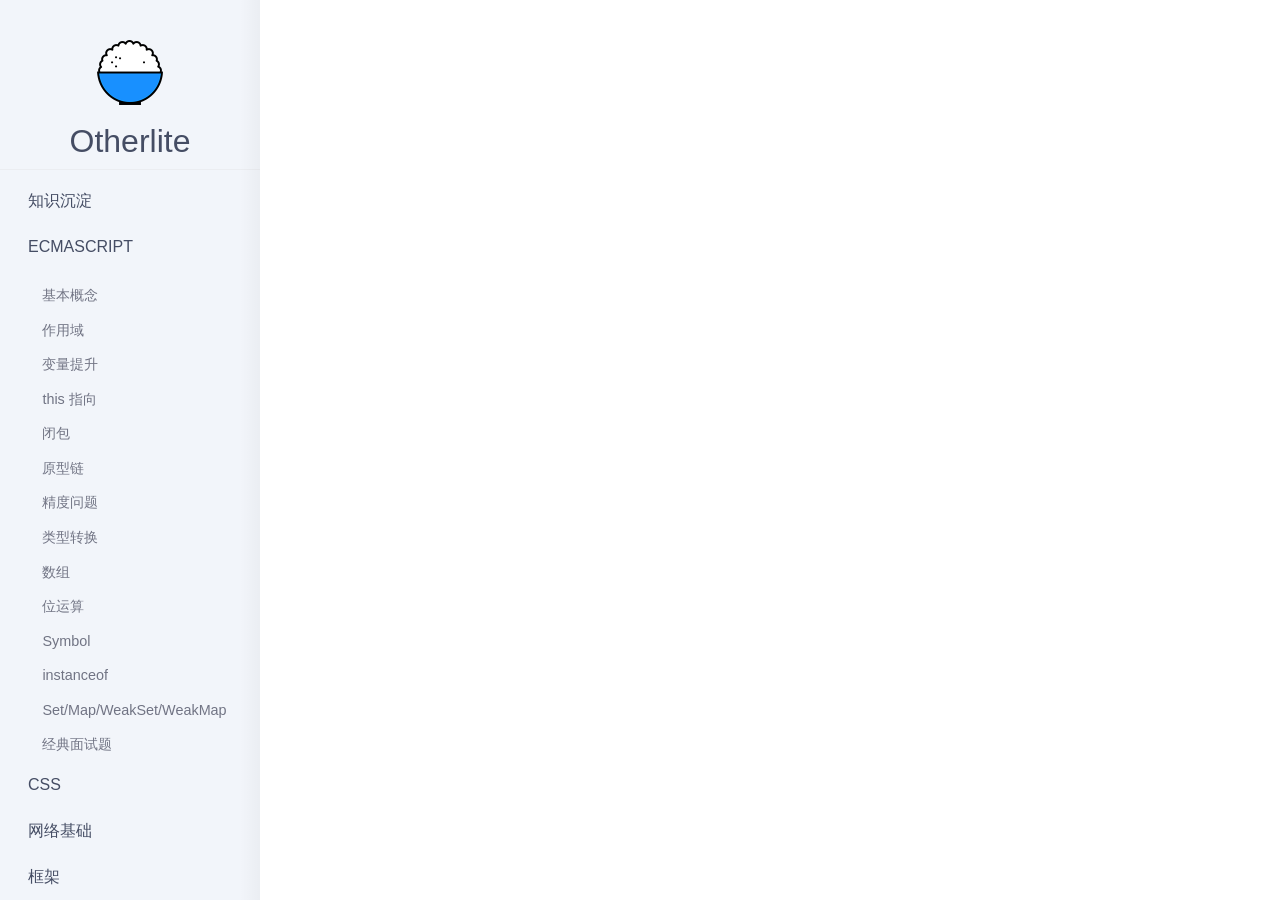
<file: blog/index.html>
<!DOCTYPE html>
<html>
  <head>
    <meta charset="utf-8" />
    <meta
      name="viewport"
      content="width=device-width, initial-scale=1, maximum-scale=1, minimum-scale=1, user-scalable=no"
    />
    <link rel="stylesheet" href="/blog/umi.3ec1f225.css" />
    <script>
      window.routerBase = "blog";
    </script>
    <script>
      //! umi version: 3.5.36
    </script>
    <script>
      !(function () {
        var e =
            navigator.cookieEnabled && void 0 !== window.localStorage
              ? localStorage.getItem("dumi:prefers-color")
              : "auto",
          o = window.matchMedia("(prefers-color-scheme: dark)").matches,
          t = ["light", "dark", "auto"];
        document.documentElement.setAttribute(
          "data-prefers-color",
          e === t[2] ? (o ? t[1] : t[0]) : t.indexOf(e) > -1 ? e : t[0]
        );
      })();
    </script>
  </head>
  <body>
    <div id="root"></div>

    <script src="/blog/umi.70548ab7.js"></script>
  </body>
</html>
</file>
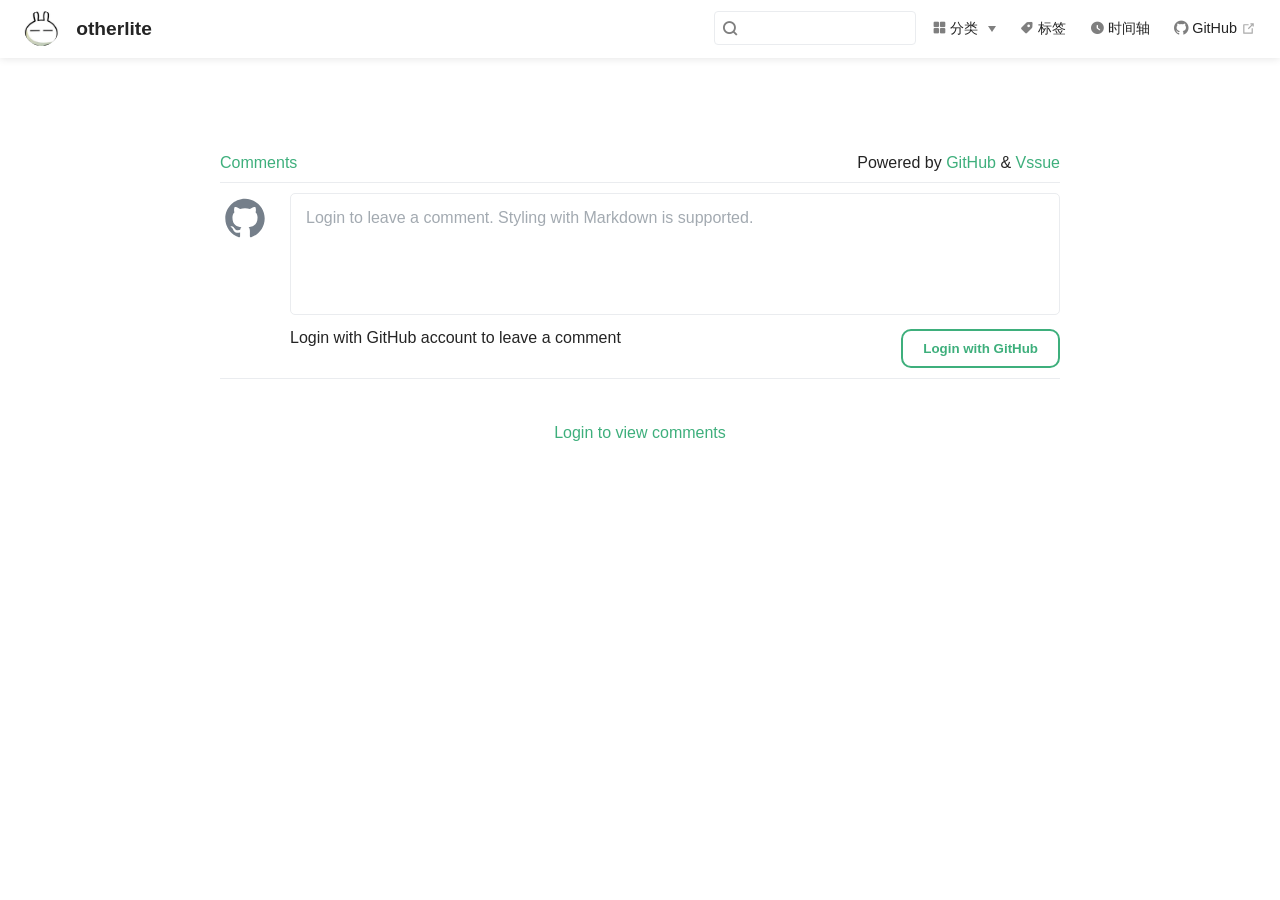
<file: categories/index.html>
<!DOCTYPE html>
<html lang="en-US">
  <head>
    <meta charset="utf-8">
    <meta name="viewport" content="width=device-width,initial-scale=1">
    <title>Categories | otherlite</title>
    <meta name="generator" content="VuePress 1.5.1">
    <link rel="icon" href="/logo.ico" type="image/x-icon">
    <meta name="description" content="">
    <meta name="viewport" content="width=device-width,initial-scale=1,user-scalable=no">
    <link rel="preload" href="/assets/css/0.styles.3c4894a7.css" as="style"><link rel="preload" href="/assets/js/app.17042e9a.js" as="script"><link rel="preload" href="/assets/js/3.a65add46.js" as="script"><link rel="preload" href="/assets/js/1.6318e668.js" as="script"><link rel="prefetch" href="/assets/js/10.470a7c85.js"><link rel="prefetch" href="/assets/js/11.11b4bb1d.js"><link rel="prefetch" href="/assets/js/12.84827233.js"><link rel="prefetch" href="/assets/js/4.602d4b8a.js"><link rel="prefetch" href="/assets/js/5.f9e12f32.js"><link rel="prefetch" href="/assets/js/6.9d68436f.js"><link rel="prefetch" href="/assets/js/7.6292c407.js"><link rel="prefetch" href="/assets/js/8.487a11c2.js"><link rel="prefetch" href="/assets/js/9.0cd2268a.js">
    <link rel="stylesheet" href="/assets/css/0.styles.3c4894a7.css">
  </head>
  <body>
    <div id="app" data-server-rendered="true"><div class="theme-container no-sidebar" data-v-dad8a512><div data-v-dad8a512><div id="loader-wrapper" class="loading-wrapper" data-v-d48f4d20 data-v-dad8a512 data-v-dad8a512><div class="loader-main" data-v-d48f4d20><div data-v-d48f4d20></div><div data-v-d48f4d20></div><div data-v-d48f4d20></div><div data-v-d48f4d20></div></div> <!----> <!----></div> <div class="password-shadow password-wrapper-out" style="display:none;" data-v-64685f0e data-v-dad8a512 data-v-dad8a512><h3 class="title" style="display:none;" data-v-64685f0e data-v-64685f0e>otherlite</h3> <!----> <label id="box" class="inputBox" style="display:none;" data-v-64685f0e data-v-64685f0e><input type="password" value="" data-v-64685f0e> <span data-v-64685f0e>Konck! Knock!</span> <button data-v-64685f0e>OK</button></label> <div class="footer" style="display:none;" data-v-64685f0e data-v-64685f0e><span data-v-64685f0e><i class="iconfont reco-theme" data-v-64685f0e></i> <a target="blank" href="https://vuepress-theme-reco.recoluan.com" data-v-64685f0e>vuePress-theme-reco</a></span> <span data-v-64685f0e><i class="iconfont reco-copyright" data-v-64685f0e></i> <a data-v-64685f0e><span data-v-64685f0e>otherlite</span>
            
          <!---->
          2020
        </a></span></div></div> <div class="hide" data-v-dad8a512><header class="navbar" data-v-dad8a512><div class="sidebar-button"><svg xmlns="http://www.w3.org/2000/svg" aria-hidden="true" role="img" viewBox="0 0 448 512" class="icon"><path fill="currentColor" d="M436 124H12c-6.627 0-12-5.373-12-12V80c0-6.627 5.373-12 12-12h424c6.627 0 12 5.373 12 12v32c0 6.627-5.373 12-12 12zm0 160H12c-6.627 0-12-5.373-12-12v-32c0-6.627 5.373-12 12-12h424c6.627 0 12 5.373 12 12v32c0 6.627-5.373 12-12 12zm0 160H12c-6.627 0-12-5.373-12-12v-32c0-6.627 5.373-12 12-12h424c6.627 0 12 5.373 12 12v32c0 6.627-5.373 12-12 12z"></path></svg></div> <a href="/" class="home-link router-link-active"><img src="/logo.png" alt="otherlite" class="logo"> <span class="site-name">otherlite</span></a> <div class="links"><!----> <div class="search-box"><i class="iconfont reco-search"></i> <input aria-label="Search" autocomplete="off" spellcheck="false" value=""> <!----></div> <nav class="nav-links can-hide"><div class="nav-item"><div class="dropdown-wrapper"><a class="dropdown-title"><span class="title"><i class="iconfont reco-category"></i>
      分类
    </span> <span class="arrow right"></span></a> <ul class="nav-dropdown" style="display:none;"><li class="dropdown-item"><!----> <a href="/categories/工作/" class="nav-link"><i class="iconfont undefined"></i>
  工作
</a></li></ul></div></div><div class="nav-item"><a href="/tag/" class="nav-link"><i class="iconfont reco-tag"></i>
  标签
</a></div><div class="nav-item"><a href="/timeLine/" class="nav-link"><i class="iconfont reco-date"></i>
  时间轴
</a></div><div class="nav-item"><a href="https://github.com/otherlite" target="_blank" rel="noopener noreferrer" class="nav-link external"><i class="iconfont reco-github"></i>
  GitHub
  <svg xmlns="http://www.w3.org/2000/svg" aria-hidden="true" x="0px" y="0px" viewBox="0 0 100 100" width="15" height="15" class="icon outbound"><path fill="currentColor" d="M18.8,85.1h56l0,0c2.2,0,4-1.8,4-4v-32h-8v28h-48v-48h28v-8h-32l0,0c-2.2,0-4,1.8-4,4v56C14.8,83.3,16.6,85.1,18.8,85.1z"></path> <polygon fill="currentColor" points="45.7,48.7 51.3,54.3 77.2,28.5 77.2,37.2 85.2,37.2 85.2,14.9 62.8,14.9 62.8,22.9 71.5,22.9"></polygon></svg></a></div> <!----></nav></div></header> <div class="sidebar-mask" data-v-dad8a512></div> <aside class="sidebar" data-v-dad8a512><div class="personal-info-wrapper" data-v-ca798c94 data-v-dad8a512><!----> <h3 class="name" data-v-ca798c94>
    otherlite
  </h3> <div class="num" data-v-ca798c94><div data-v-ca798c94><h3 data-v-ca798c94>1</h3> <h6 data-v-ca798c94>Article</h6></div> <div data-v-ca798c94><h3 data-v-ca798c94>2</h3> <h6 data-v-ca798c94>Tag</h6></div></div> <hr data-v-ca798c94></div> <nav class="nav-links"><div class="nav-item"><div class="dropdown-wrapper"><a class="dropdown-title"><span class="title"><i class="iconfont reco-category"></i>
      分类
    </span> <span class="arrow right"></span></a> <ul class="nav-dropdown" style="display:none;"><li class="dropdown-item"><!----> <a href="/categories/工作/" class="nav-link"><i class="iconfont undefined"></i>
  工作
</a></li></ul></div></div><div class="nav-item"><a href="/tag/" class="nav-link"><i class="iconfont reco-tag"></i>
  标签
</a></div><div class="nav-item"><a href="/timeLine/" class="nav-link"><i class="iconfont reco-date"></i>
  时间轴
</a></div><div class="nav-item"><a href="https://github.com/otherlite" target="_blank" rel="noopener noreferrer" class="nav-link external"><i class="iconfont reco-github"></i>
  GitHub
  <svg xmlns="http://www.w3.org/2000/svg" aria-hidden="true" x="0px" y="0px" viewBox="0 0 100 100" width="15" height="15" class="icon outbound"><path fill="currentColor" d="M18.8,85.1h56l0,0c2.2,0,4-1.8,4-4v-32h-8v28h-48v-48h28v-8h-32l0,0c-2.2,0-4,1.8-4,4v56C14.8,83.3,16.6,85.1,18.8,85.1z"></path> <polygon fill="currentColor" points="45.7,48.7 51.3,54.3 77.2,28.5 77.2,37.2 85.2,37.2 85.2,14.9 62.8,14.9 62.8,22.9 71.5,22.9"></polygon></svg></a></div> <!----></nav> <!----> </aside> <div class="password-shadow password-wrapper-in" style="display:none;" data-v-64685f0e data-v-dad8a512><h3 class="title" style="display:none;" data-v-64685f0e data-v-64685f0e>Categories</h3> <!----> <label id="box" class="inputBox" style="display:none;" data-v-64685f0e data-v-64685f0e><input type="password" value="" data-v-64685f0e> <span data-v-64685f0e>Konck! Knock!</span> <button data-v-64685f0e>OK</button></label> <div class="footer" style="display:none;" data-v-64685f0e data-v-64685f0e><span data-v-64685f0e><i class="iconfont reco-theme" data-v-64685f0e></i> <a target="blank" href="https://vuepress-theme-reco.recoluan.com" data-v-64685f0e>vuePress-theme-reco</a></span> <span data-v-64685f0e><i class="iconfont reco-copyright" data-v-64685f0e></i> <a data-v-64685f0e><span data-v-64685f0e>otherlite</span>
            
          <!---->
          2020
        </a></span></div></div> <div data-v-dad8a512><main class="page" style="padding-right:0;"><div class="page-title" style="display:none;"><h1></h1> <hr> <div data-v-aa64b9d0><i class="iconfont reco-account" data-v-aa64b9d0><span data-v-aa64b9d0>otherlite</span></i> <!----> <!----> <!----></div></div> <!----> <footer class="page-edit" style="display:none;"><!----> <!----></footer> <!----> <!----> <ul class="side-bar sub-sidebar-wrapper" style="width:0;" data-v-40a3448a></ul></main> <!----></div></div></div></div><div class="global-ui"><div class="back-to-ceiling" style="right:1rem;bottom:6rem;width:2.5rem;height:2.5rem;border-radius:.25rem;line-height:2.5rem;display:none;" data-v-c6073ba8 data-v-c6073ba8><svg t="1574745035067" viewBox="0 0 1024 1024" version="1.1" xmlns="http://www.w3.org/2000/svg" p-id="5404" class="icon" data-v-c6073ba8><path d="M526.60727968 10.90185116a27.675 27.675 0 0 0-29.21455937 0c-131.36607665 82.28402758-218.69155461 228.01873535-218.69155402 394.07834331a462.20625001 462.20625001 0 0 0 5.36959153 69.94390903c1.00431239 6.55289093-0.34802892 13.13561351-3.76865779 18.80351572-32.63518765 54.11355614-51.75690182 118.55860487-51.7569018 187.94566865a371.06718723 371.06718723 0 0 0 11.50484808 91.98906777c6.53300375 25.50556257 41.68394495 28.14064038 52.69160883 4.22606766 17.37162448-37.73630017 42.14135425-72.50938081 72.80769204-103.21549295 2.18761121 3.04276886 4.15646224 6.24463696 6.40373557 9.22774369a1871.4375 1871.4375 0 0 0 140.04691725 5.34970492 1866.36093723 1866.36093723 0 0 0 140.04691723-5.34970492c2.24727335-2.98310674 4.21612437-6.18497483 6.3937923-9.2178004 30.66633723 30.70611158 55.4360664 65.4791928 72.80769147 103.21549355 11.00766384 23.91457269 46.15860503 21.27949489 52.69160879-4.22606768a371.15156223 371.15156223 0 0 0 11.514792-91.99901164c0-69.36717486-19.13165746-133.82216804-51.75690182-187.92578088-3.42062944-5.66790279-4.76302748-12.26056868-3.76865837-18.80351632a462.20625001 462.20625001 0 0 0 5.36959269-69.943909c-0.00994388-166.08943902-87.32547796-311.81420293-218.6915546-394.09823051zM605.93803103 357.87693858a93.93749974 93.93749974 0 1 1-187.89594924 6.1e-7 93.93749974 93.93749974 0 0 1 187.89594924-6.1e-7z" p-id="5405" data-v-c6073ba8></path><path d="M429.50777625 765.63860547C429.50777625 803.39355007 466.44236686 1000.39046097 512.00932183 1000.39046097c45.56695499 0 82.4922232-197.00623328 82.5015456-234.7518555 0-37.75494459-36.9345906-68.35043303-82.4922232-68.34111062-45.57627738-0.00932239-82.52019037 30.59548842-82.51086798 68.34111062z" p-id="5406" data-v-c6073ba8></path></svg></div></div></div>
    <script src="/assets/js/app.17042e9a.js" defer></script><script src="/assets/js/3.a65add46.js" defer></script><script src="/assets/js/1.6318e668.js" defer></script>
  </body>
</html>
</file>
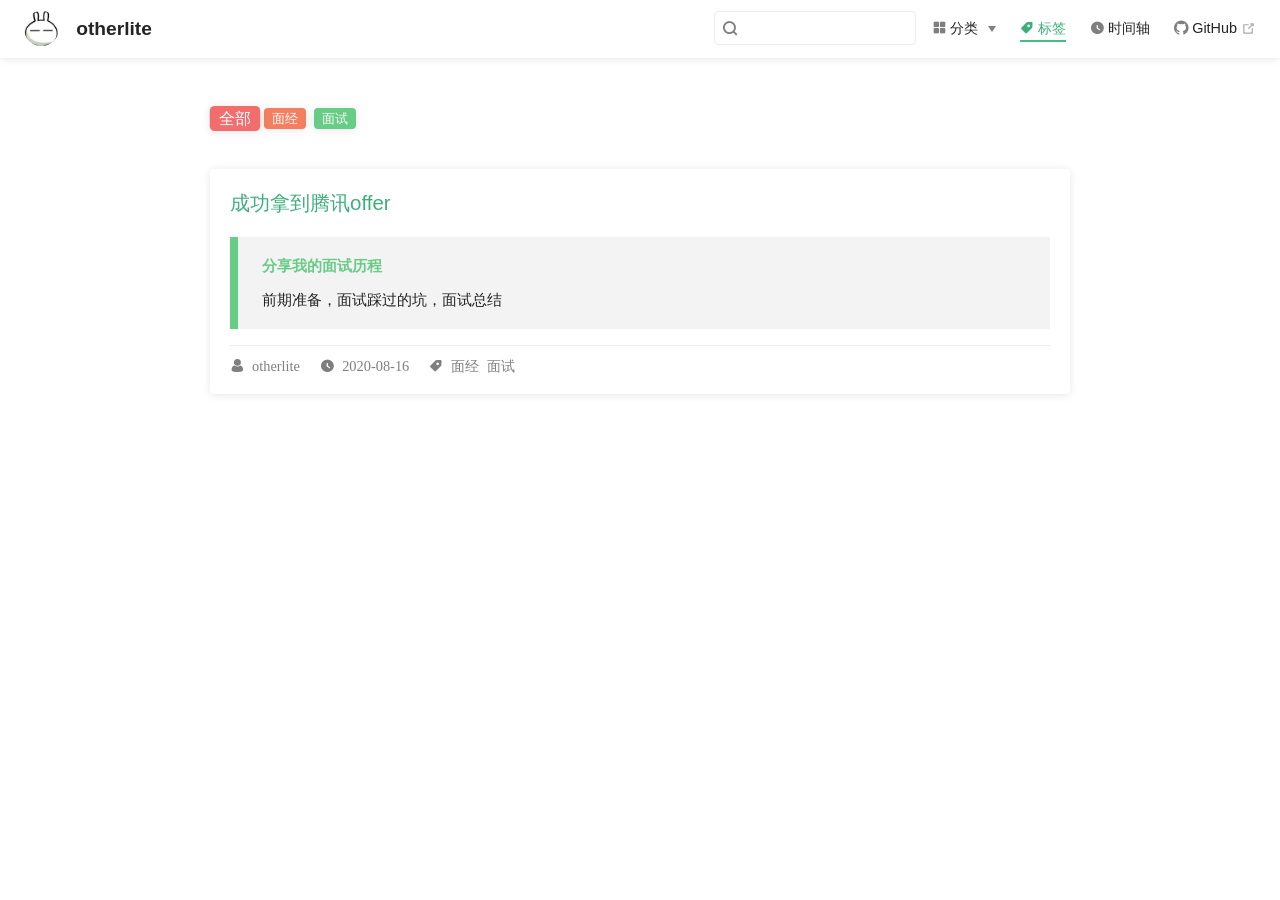
<file: tag/index.html>
<!DOCTYPE html>
<html lang="en-US">
  <head>
    <meta charset="utf-8">
    <meta name="viewport" content="width=device-width,initial-scale=1">
    <title>Tags | otherlite</title>
    <meta name="generator" content="VuePress 1.5.1">
    <link rel="icon" href="/logo.ico" type="image/x-icon">
    <meta name="description" content="">
    <meta name="viewport" content="width=device-width,initial-scale=1,user-scalable=no">
    <link rel="preload" href="/assets/css/0.styles.3c4894a7.css" as="style"><link rel="preload" href="/assets/js/app.17042e9a.js" as="script"><link rel="preload" href="/assets/js/5.f9e12f32.js" as="script"><link rel="preload" href="/assets/js/1.6318e668.js" as="script"><link rel="prefetch" href="/assets/js/10.470a7c85.js"><link rel="prefetch" href="/assets/js/11.11b4bb1d.js"><link rel="prefetch" href="/assets/js/12.84827233.js"><link rel="prefetch" href="/assets/js/3.a65add46.js"><link rel="prefetch" href="/assets/js/4.602d4b8a.js"><link rel="prefetch" href="/assets/js/6.9d68436f.js"><link rel="prefetch" href="/assets/js/7.6292c407.js"><link rel="prefetch" href="/assets/js/8.487a11c2.js"><link rel="prefetch" href="/assets/js/9.0cd2268a.js">
    <link rel="stylesheet" href="/assets/css/0.styles.3c4894a7.css">
  </head>
  <body>
    <div id="app" data-server-rendered="true"><div class="theme-container tags-wrapper no-sidebar" data-v-dad8a512 data-v-c2459128><div data-v-dad8a512><div id="loader-wrapper" class="loading-wrapper" data-v-d48f4d20 data-v-dad8a512 data-v-dad8a512><div class="loader-main" data-v-d48f4d20><div data-v-d48f4d20></div><div data-v-d48f4d20></div><div data-v-d48f4d20></div><div data-v-d48f4d20></div></div> <!----> <!----></div> <div class="password-shadow password-wrapper-out" style="display:none;" data-v-64685f0e data-v-dad8a512 data-v-dad8a512><h3 class="title" style="display:none;" data-v-64685f0e data-v-64685f0e>otherlite</h3> <!----> <label id="box" class="inputBox" style="display:none;" data-v-64685f0e data-v-64685f0e><input type="password" value="" data-v-64685f0e> <span data-v-64685f0e>Konck! Knock!</span> <button data-v-64685f0e>OK</button></label> <div class="footer" style="display:none;" data-v-64685f0e data-v-64685f0e><span data-v-64685f0e><i class="iconfont reco-theme" data-v-64685f0e></i> <a target="blank" href="https://vuepress-theme-reco.recoluan.com" data-v-64685f0e>vuePress-theme-reco</a></span> <span data-v-64685f0e><i class="iconfont reco-copyright" data-v-64685f0e></i> <a data-v-64685f0e><span data-v-64685f0e>otherlite</span>
            
          <!---->
          2020
        </a></span></div></div> <div class="hide" data-v-dad8a512><header class="navbar" data-v-dad8a512><div class="sidebar-button"><svg xmlns="http://www.w3.org/2000/svg" aria-hidden="true" role="img" viewBox="0 0 448 512" class="icon"><path fill="currentColor" d="M436 124H12c-6.627 0-12-5.373-12-12V80c0-6.627 5.373-12 12-12h424c6.627 0 12 5.373 12 12v32c0 6.627-5.373 12-12 12zm0 160H12c-6.627 0-12-5.373-12-12v-32c0-6.627 5.373-12 12-12h424c6.627 0 12 5.373 12 12v32c0 6.627-5.373 12-12 12zm0 160H12c-6.627 0-12-5.373-12-12v-32c0-6.627 5.373-12 12-12h424c6.627 0 12 5.373 12 12v32c0 6.627-5.373 12-12 12z"></path></svg></div> <a href="/" class="home-link router-link-active"><img src="/logo.png" alt="otherlite" class="logo"> <span class="site-name">otherlite</span></a> <div class="links"><!----> <div class="search-box"><i class="iconfont reco-search"></i> <input aria-label="Search" autocomplete="off" spellcheck="false" value=""> <!----></div> <nav class="nav-links can-hide"><div class="nav-item"><div class="dropdown-wrapper"><a class="dropdown-title"><span class="title"><i class="iconfont reco-category"></i>
      分类
    </span> <span class="arrow right"></span></a> <ul class="nav-dropdown" style="display:none;"><li class="dropdown-item"><!----> <a href="/categories/工作/" class="nav-link"><i class="iconfont undefined"></i>
  工作
</a></li></ul></div></div><div class="nav-item"><a href="/tag/" aria-current="page" class="nav-link router-link-exact-active router-link-active"><i class="iconfont reco-tag"></i>
  标签
</a></div><div class="nav-item"><a href="/timeLine/" class="nav-link"><i class="iconfont reco-date"></i>
  时间轴
</a></div><div class="nav-item"><a href="https://github.com/otherlite" target="_blank" rel="noopener noreferrer" class="nav-link external"><i class="iconfont reco-github"></i>
  GitHub
  <svg xmlns="http://www.w3.org/2000/svg" aria-hidden="true" x="0px" y="0px" viewBox="0 0 100 100" width="15" height="15" class="icon outbound"><path fill="currentColor" d="M18.8,85.1h56l0,0c2.2,0,4-1.8,4-4v-32h-8v28h-48v-48h28v-8h-32l0,0c-2.2,0-4,1.8-4,4v56C14.8,83.3,16.6,85.1,18.8,85.1z"></path> <polygon fill="currentColor" points="45.7,48.7 51.3,54.3 77.2,28.5 77.2,37.2 85.2,37.2 85.2,14.9 62.8,14.9 62.8,22.9 71.5,22.9"></polygon></svg></a></div> <!----></nav></div></header> <div class="sidebar-mask" data-v-dad8a512></div> <aside class="sidebar" data-v-dad8a512><div class="personal-info-wrapper" data-v-ca798c94 data-v-dad8a512><!----> <h3 class="name" data-v-ca798c94>
    otherlite
  </h3> <div class="num" data-v-ca798c94><div data-v-ca798c94><h3 data-v-ca798c94>1</h3> <h6 data-v-ca798c94>Article</h6></div> <div data-v-ca798c94><h3 data-v-ca798c94>2</h3> <h6 data-v-ca798c94>Tag</h6></div></div> <hr data-v-ca798c94></div> <nav class="nav-links"><div class="nav-item"><div class="dropdown-wrapper"><a class="dropdown-title"><span class="title"><i class="iconfont reco-category"></i>
      分类
    </span> <span class="arrow right"></span></a> <ul class="nav-dropdown" style="display:none;"><li class="dropdown-item"><!----> <a href="/categories/工作/" class="nav-link"><i class="iconfont undefined"></i>
  工作
</a></li></ul></div></div><div class="nav-item"><a href="/tag/" aria-current="page" class="nav-link router-link-exact-active router-link-active"><i class="iconfont reco-tag"></i>
  标签
</a></div><div class="nav-item"><a href="/timeLine/" class="nav-link"><i class="iconfont reco-date"></i>
  时间轴
</a></div><div class="nav-item"><a href="https://github.com/otherlite" target="_blank" rel="noopener noreferrer" class="nav-link external"><i class="iconfont reco-github"></i>
  GitHub
  <svg xmlns="http://www.w3.org/2000/svg" aria-hidden="true" x="0px" y="0px" viewBox="0 0 100 100" width="15" height="15" class="icon outbound"><path fill="currentColor" d="M18.8,85.1h56l0,0c2.2,0,4-1.8,4-4v-32h-8v28h-48v-48h28v-8h-32l0,0c-2.2,0-4,1.8-4,4v56C14.8,83.3,16.6,85.1,18.8,85.1z"></path> <polygon fill="currentColor" points="45.7,48.7 51.3,54.3 77.2,28.5 77.2,37.2 85.2,37.2 85.2,14.9 62.8,14.9 62.8,22.9 71.5,22.9"></polygon></svg></a></div> <!----></nav> <!----> </aside> <div class="password-shadow password-wrapper-in" style="display:none;" data-v-64685f0e data-v-dad8a512><h3 class="title" style="display:none;" data-v-64685f0e data-v-64685f0e>Tags</h3> <!----> <label id="box" class="inputBox" style="display:none;" data-v-64685f0e data-v-64685f0e><input type="password" value="" data-v-64685f0e> <span data-v-64685f0e>Konck! Knock!</span> <button data-v-64685f0e>OK</button></label> <div class="footer" style="display:none;" data-v-64685f0e data-v-64685f0e><span data-v-64685f0e><i class="iconfont reco-theme" data-v-64685f0e></i> <a target="blank" href="https://vuepress-theme-reco.recoluan.com" data-v-64685f0e>vuePress-theme-reco</a></span> <span data-v-64685f0e><i class="iconfont reco-copyright" data-v-64685f0e></i> <a data-v-64685f0e><span data-v-64685f0e>otherlite</span>
            
          <!---->
          2020
        </a></span></div></div> <div data-v-dad8a512><div class="tags" style="display:none;" data-v-36b9f66a data-v-c2459128 data-v-c2459128><span class="active" style="background-color:#fb9b5f;" data-v-36b9f66a>全部</span><span style="background-color:#f26d6d;" data-v-36b9f66a>面经</span><span style="background-color:#f47e60;" data-v-36b9f66a>面试</span></div> <div class="abstract-wrapper list" style="display:none;" data-v-b014bc36 data-v-c2459128 data-v-c2459128><div class="abstract-item" data-v-4f057626 data-v-b014bc36><!----> <div class="title" data-v-4f057626><!----> <a href="/blogs/job/%E6%88%90%E5%8A%9F%E6%8B%BF%E5%88%B0%E8%85%BE%E8%AE%AFoffer.html" data-v-4f057626>成功拿到腾讯offer</a></div> <div class="abstract" data-v-4f057626><div class="custom-block tip"><p class="custom-block-title">分享我的面试历程</p>
<p>前期准备，面试踩过的坑，面试总结</p>
</div>
</div> <hr class="hr" data-v-4f057626> <div data-v-aa64b9d0 data-v-4f057626><i class="iconfont reco-account" data-v-aa64b9d0><span data-v-aa64b9d0>otherlite</span></i> <i class="iconfont reco-date" data-v-aa64b9d0><span data-v-aa64b9d0>2020-08-16</span></i> <!----> <i class="iconfont reco-tag tags" data-v-aa64b9d0><span class="tag-item" data-v-aa64b9d0>面经</span><span class="tag-item" data-v-aa64b9d0>面试</span></i></div></div></div> <div class="pagation pagation" style="display:none;" data-v-b20da080 data-v-c2459128 data-v-c2459128><div class="pagation-list" data-v-b20da080><span unselectable="on" class="jump" style="display:none;" data-v-b20da080>Prev</span> <span class="jump" style="display:none;" data-v-b20da080>1</span> <span class="ellipsis" style="display:none;" data-v-b20da080>...</span> <span class="jump bgprimary" data-v-b20da080>1</span> <span class="ellipsis" style="display:none;" data-v-b20da080>...</span> <span class="jump" style="display:none;" data-v-b20da080>1</span> <span class="jump" style="display:none;" data-v-b20da080>Next</span> <span class="jumppoint" data-v-b20da080>Jump To</span> <span class="jumpinp" data-v-b20da080><input type="text" value="" data-v-b20da080></span> <span class="jump gobtn" data-v-b20da080>Go</span></div></div></div></div></div></div><div class="global-ui"><div class="back-to-ceiling" style="right:1rem;bottom:6rem;width:2.5rem;height:2.5rem;border-radius:.25rem;line-height:2.5rem;display:none;" data-v-c6073ba8 data-v-c6073ba8><svg t="1574745035067" viewBox="0 0 1024 1024" version="1.1" xmlns="http://www.w3.org/2000/svg" p-id="5404" class="icon" data-v-c6073ba8><path d="M526.60727968 10.90185116a27.675 27.675 0 0 0-29.21455937 0c-131.36607665 82.28402758-218.69155461 228.01873535-218.69155402 394.07834331a462.20625001 462.20625001 0 0 0 5.36959153 69.94390903c1.00431239 6.55289093-0.34802892 13.13561351-3.76865779 18.80351572-32.63518765 54.11355614-51.75690182 118.55860487-51.7569018 187.94566865a371.06718723 371.06718723 0 0 0 11.50484808 91.98906777c6.53300375 25.50556257 41.68394495 28.14064038 52.69160883 4.22606766 17.37162448-37.73630017 42.14135425-72.50938081 72.80769204-103.21549295 2.18761121 3.04276886 4.15646224 6.24463696 6.40373557 9.22774369a1871.4375 1871.4375 0 0 0 140.04691725 5.34970492 1866.36093723 1866.36093723 0 0 0 140.04691723-5.34970492c2.24727335-2.98310674 4.21612437-6.18497483 6.3937923-9.2178004 30.66633723 30.70611158 55.4360664 65.4791928 72.80769147 103.21549355 11.00766384 23.91457269 46.15860503 21.27949489 52.69160879-4.22606768a371.15156223 371.15156223 0 0 0 11.514792-91.99901164c0-69.36717486-19.13165746-133.82216804-51.75690182-187.92578088-3.42062944-5.66790279-4.76302748-12.26056868-3.76865837-18.80351632a462.20625001 462.20625001 0 0 0 5.36959269-69.943909c-0.00994388-166.08943902-87.32547796-311.81420293-218.6915546-394.09823051zM605.93803103 357.87693858a93.93749974 93.93749974 0 1 1-187.89594924 6.1e-7 93.93749974 93.93749974 0 0 1 187.89594924-6.1e-7z" p-id="5405" data-v-c6073ba8></path><path d="M429.50777625 765.63860547C429.50777625 803.39355007 466.44236686 1000.39046097 512.00932183 1000.39046097c45.56695499 0 82.4922232-197.00623328 82.5015456-234.7518555 0-37.75494459-36.9345906-68.35043303-82.4922232-68.34111062-45.57627738-0.00932239-82.52019037 30.59548842-82.51086798 68.34111062z" p-id="5406" data-v-c6073ba8></path></svg></div></div></div>
    <script src="/assets/js/app.17042e9a.js" defer></script><script src="/assets/js/5.f9e12f32.js" defer></script><script src="/assets/js/1.6318e668.js" defer></script>
  </body>
</html>
</file>
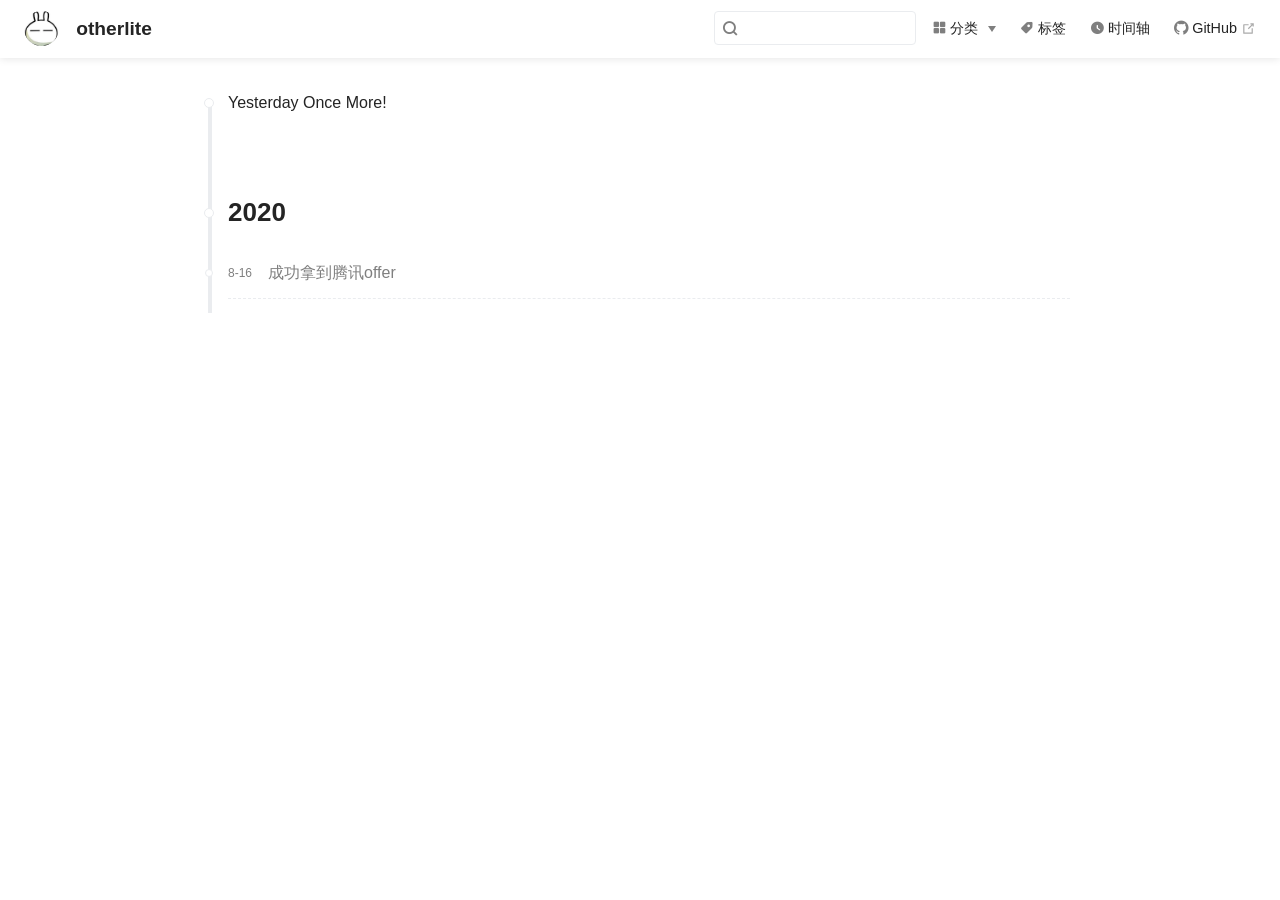
<file: timeline/index.html>
<!DOCTYPE html>
<html lang="en-US">
  <head>
    <meta charset="utf-8">
    <meta name="viewport" content="width=device-width,initial-scale=1">
    <title>Timeline | otherlite</title>
    <meta name="generator" content="VuePress 1.5.1">
    <link rel="icon" href="/logo.ico" type="image/x-icon">
    <meta name="description" content="">
    <meta name="viewport" content="width=device-width,initial-scale=1,user-scalable=no">
    <link rel="preload" href="/assets/css/0.styles.3c4894a7.css" as="style"><link rel="preload" href="/assets/js/app.17042e9a.js" as="script"><link rel="preload" href="/assets/js/9.0cd2268a.js" as="script"><link rel="preload" href="/assets/js/1.6318e668.js" as="script"><link rel="prefetch" href="/assets/js/10.470a7c85.js"><link rel="prefetch" href="/assets/js/11.11b4bb1d.js"><link rel="prefetch" href="/assets/js/12.84827233.js"><link rel="prefetch" href="/assets/js/3.a65add46.js"><link rel="prefetch" href="/assets/js/4.602d4b8a.js"><link rel="prefetch" href="/assets/js/5.f9e12f32.js"><link rel="prefetch" href="/assets/js/6.9d68436f.js"><link rel="prefetch" href="/assets/js/7.6292c407.js"><link rel="prefetch" href="/assets/js/8.487a11c2.js">
    <link rel="stylesheet" href="/assets/css/0.styles.3c4894a7.css">
  </head>
  <body>
    <div id="app" data-server-rendered="true"><div class="theme-container timeline-wrapper no-sidebar" data-v-dad8a512 data-v-306a9501><div data-v-dad8a512><div id="loader-wrapper" class="loading-wrapper" data-v-d48f4d20 data-v-dad8a512 data-v-dad8a512><div class="loader-main" data-v-d48f4d20><div data-v-d48f4d20></div><div data-v-d48f4d20></div><div data-v-d48f4d20></div><div data-v-d48f4d20></div></div> <!----> <!----></div> <div class="password-shadow password-wrapper-out" style="display:none;" data-v-64685f0e data-v-dad8a512 data-v-dad8a512><h3 class="title" style="display:none;" data-v-64685f0e data-v-64685f0e>otherlite</h3> <!----> <label id="box" class="inputBox" style="display:none;" data-v-64685f0e data-v-64685f0e><input type="password" value="" data-v-64685f0e> <span data-v-64685f0e>Konck! Knock!</span> <button data-v-64685f0e>OK</button></label> <div class="footer" style="display:none;" data-v-64685f0e data-v-64685f0e><span data-v-64685f0e><i class="iconfont reco-theme" data-v-64685f0e></i> <a target="blank" href="https://vuepress-theme-reco.recoluan.com" data-v-64685f0e>vuePress-theme-reco</a></span> <span data-v-64685f0e><i class="iconfont reco-copyright" data-v-64685f0e></i> <a data-v-64685f0e><span data-v-64685f0e>otherlite</span>
            
          <!---->
          2020
        </a></span></div></div> <div class="hide" data-v-dad8a512><header class="navbar" data-v-dad8a512><div class="sidebar-button"><svg xmlns="http://www.w3.org/2000/svg" aria-hidden="true" role="img" viewBox="0 0 448 512" class="icon"><path fill="currentColor" d="M436 124H12c-6.627 0-12-5.373-12-12V80c0-6.627 5.373-12 12-12h424c6.627 0 12 5.373 12 12v32c0 6.627-5.373 12-12 12zm0 160H12c-6.627 0-12-5.373-12-12v-32c0-6.627 5.373-12 12-12h424c6.627 0 12 5.373 12 12v32c0 6.627-5.373 12-12 12zm0 160H12c-6.627 0-12-5.373-12-12v-32c0-6.627 5.373-12 12-12h424c6.627 0 12 5.373 12 12v32c0 6.627-5.373 12-12 12z"></path></svg></div> <a href="/" class="home-link router-link-active"><img src="/logo.png" alt="otherlite" class="logo"> <span class="site-name">otherlite</span></a> <div class="links"><!----> <div class="search-box"><i class="iconfont reco-search"></i> <input aria-label="Search" autocomplete="off" spellcheck="false" value=""> <!----></div> <nav class="nav-links can-hide"><div class="nav-item"><div class="dropdown-wrapper"><a class="dropdown-title"><span class="title"><i class="iconfont reco-category"></i>
      分类
    </span> <span class="arrow right"></span></a> <ul class="nav-dropdown" style="display:none;"><li class="dropdown-item"><!----> <a href="/categories/工作/" class="nav-link"><i class="iconfont undefined"></i>
  工作
</a></li></ul></div></div><div class="nav-item"><a href="/tag/" class="nav-link"><i class="iconfont reco-tag"></i>
  标签
</a></div><div class="nav-item"><a href="/timeLine/" class="nav-link"><i class="iconfont reco-date"></i>
  时间轴
</a></div><div class="nav-item"><a href="https://github.com/otherlite" target="_blank" rel="noopener noreferrer" class="nav-link external"><i class="iconfont reco-github"></i>
  GitHub
  <svg xmlns="http://www.w3.org/2000/svg" aria-hidden="true" x="0px" y="0px" viewBox="0 0 100 100" width="15" height="15" class="icon outbound"><path fill="currentColor" d="M18.8,85.1h56l0,0c2.2,0,4-1.8,4-4v-32h-8v28h-48v-48h28v-8h-32l0,0c-2.2,0-4,1.8-4,4v56C14.8,83.3,16.6,85.1,18.8,85.1z"></path> <polygon fill="currentColor" points="45.7,48.7 51.3,54.3 77.2,28.5 77.2,37.2 85.2,37.2 85.2,14.9 62.8,14.9 62.8,22.9 71.5,22.9"></polygon></svg></a></div> <!----></nav></div></header> <div class="sidebar-mask" data-v-dad8a512></div> <aside class="sidebar" data-v-dad8a512><div class="personal-info-wrapper" data-v-ca798c94 data-v-dad8a512><!----> <h3 class="name" data-v-ca798c94>
    otherlite
  </h3> <div class="num" data-v-ca798c94><div data-v-ca798c94><h3 data-v-ca798c94>1</h3> <h6 data-v-ca798c94>Article</h6></div> <div data-v-ca798c94><h3 data-v-ca798c94>2</h3> <h6 data-v-ca798c94>Tag</h6></div></div> <hr data-v-ca798c94></div> <nav class="nav-links"><div class="nav-item"><div class="dropdown-wrapper"><a class="dropdown-title"><span class="title"><i class="iconfont reco-category"></i>
      分类
    </span> <span class="arrow right"></span></a> <ul class="nav-dropdown" style="display:none;"><li class="dropdown-item"><!----> <a href="/categories/工作/" class="nav-link"><i class="iconfont undefined"></i>
  工作
</a></li></ul></div></div><div class="nav-item"><a href="/tag/" class="nav-link"><i class="iconfont reco-tag"></i>
  标签
</a></div><div class="nav-item"><a href="/timeLine/" class="nav-link"><i class="iconfont reco-date"></i>
  时间轴
</a></div><div class="nav-item"><a href="https://github.com/otherlite" target="_blank" rel="noopener noreferrer" class="nav-link external"><i class="iconfont reco-github"></i>
  GitHub
  <svg xmlns="http://www.w3.org/2000/svg" aria-hidden="true" x="0px" y="0px" viewBox="0 0 100 100" width="15" height="15" class="icon outbound"><path fill="currentColor" d="M18.8,85.1h56l0,0c2.2,0,4-1.8,4-4v-32h-8v28h-48v-48h28v-8h-32l0,0c-2.2,0-4,1.8-4,4v56C14.8,83.3,16.6,85.1,18.8,85.1z"></path> <polygon fill="currentColor" points="45.7,48.7 51.3,54.3 77.2,28.5 77.2,37.2 85.2,37.2 85.2,14.9 62.8,14.9 62.8,22.9 71.5,22.9"></polygon></svg></a></div> <!----></nav> <!----> </aside> <div class="password-shadow password-wrapper-in" style="display:none;" data-v-64685f0e data-v-dad8a512><h3 class="title" style="display:none;" data-v-64685f0e data-v-64685f0e>Timeline</h3> <!----> <label id="box" class="inputBox" style="display:none;" data-v-64685f0e data-v-64685f0e><input type="password" value="" data-v-64685f0e> <span data-v-64685f0e>Konck! Knock!</span> <button data-v-64685f0e>OK</button></label> <div class="footer" style="display:none;" data-v-64685f0e data-v-64685f0e><span data-v-64685f0e><i class="iconfont reco-theme" data-v-64685f0e></i> <a target="blank" href="https://vuepress-theme-reco.recoluan.com" data-v-64685f0e>vuePress-theme-reco</a></span> <span data-v-64685f0e><i class="iconfont reco-copyright" data-v-64685f0e></i> <a data-v-64685f0e><span data-v-64685f0e>otherlite</span>
            
          <!---->
          2020
        </a></span></div></div> <div data-v-dad8a512><ul class="timeline-content" data-v-dad8a512 data-v-306a9501><li class="desc" style="display:none;" data-v-306a9501 data-v-306a9501>Yesterday Once More!</li> <li style="display:none;" data-v-306a9501 data-v-306a9501><h3 class="year" data-v-306a9501>2020</h3> <ul class="year-wrapper" data-v-306a9501><li data-v-306a9501><span class="date" data-v-306a9501>8-16</span> <span class="title" data-v-306a9501>成功拿到腾讯offer</span></li></ul></li></ul></div></div></div></div><div class="global-ui"><div class="back-to-ceiling" style="right:1rem;bottom:6rem;width:2.5rem;height:2.5rem;border-radius:.25rem;line-height:2.5rem;display:none;" data-v-c6073ba8 data-v-c6073ba8><svg t="1574745035067" viewBox="0 0 1024 1024" version="1.1" xmlns="http://www.w3.org/2000/svg" p-id="5404" class="icon" data-v-c6073ba8><path d="M526.60727968 10.90185116a27.675 27.675 0 0 0-29.21455937 0c-131.36607665 82.28402758-218.69155461 228.01873535-218.69155402 394.07834331a462.20625001 462.20625001 0 0 0 5.36959153 69.94390903c1.00431239 6.55289093-0.34802892 13.13561351-3.76865779 18.80351572-32.63518765 54.11355614-51.75690182 118.55860487-51.7569018 187.94566865a371.06718723 371.06718723 0 0 0 11.50484808 91.98906777c6.53300375 25.50556257 41.68394495 28.14064038 52.69160883 4.22606766 17.37162448-37.73630017 42.14135425-72.50938081 72.80769204-103.21549295 2.18761121 3.04276886 4.15646224 6.24463696 6.40373557 9.22774369a1871.4375 1871.4375 0 0 0 140.04691725 5.34970492 1866.36093723 1866.36093723 0 0 0 140.04691723-5.34970492c2.24727335-2.98310674 4.21612437-6.18497483 6.3937923-9.2178004 30.66633723 30.70611158 55.4360664 65.4791928 72.80769147 103.21549355 11.00766384 23.91457269 46.15860503 21.27949489 52.69160879-4.22606768a371.15156223 371.15156223 0 0 0 11.514792-91.99901164c0-69.36717486-19.13165746-133.82216804-51.75690182-187.92578088-3.42062944-5.66790279-4.76302748-12.26056868-3.76865837-18.80351632a462.20625001 462.20625001 0 0 0 5.36959269-69.943909c-0.00994388-166.08943902-87.32547796-311.81420293-218.6915546-394.09823051zM605.93803103 357.87693858a93.93749974 93.93749974 0 1 1-187.89594924 6.1e-7 93.93749974 93.93749974 0 0 1 187.89594924-6.1e-7z" p-id="5405" data-v-c6073ba8></path><path d="M429.50777625 765.63860547C429.50777625 803.39355007 466.44236686 1000.39046097 512.00932183 1000.39046097c45.56695499 0 82.4922232-197.00623328 82.5015456-234.7518555 0-37.75494459-36.9345906-68.35043303-82.4922232-68.34111062-45.57627738-0.00932239-82.52019037 30.59548842-82.51086798 68.34111062z" p-id="5406" data-v-c6073ba8></path></svg></div></div></div>
    <script src="/assets/js/app.17042e9a.js" defer></script><script src="/assets/js/9.0cd2268a.js" defer></script><script src="/assets/js/1.6318e668.js" defer></script>
  </body>
</html>
</file>
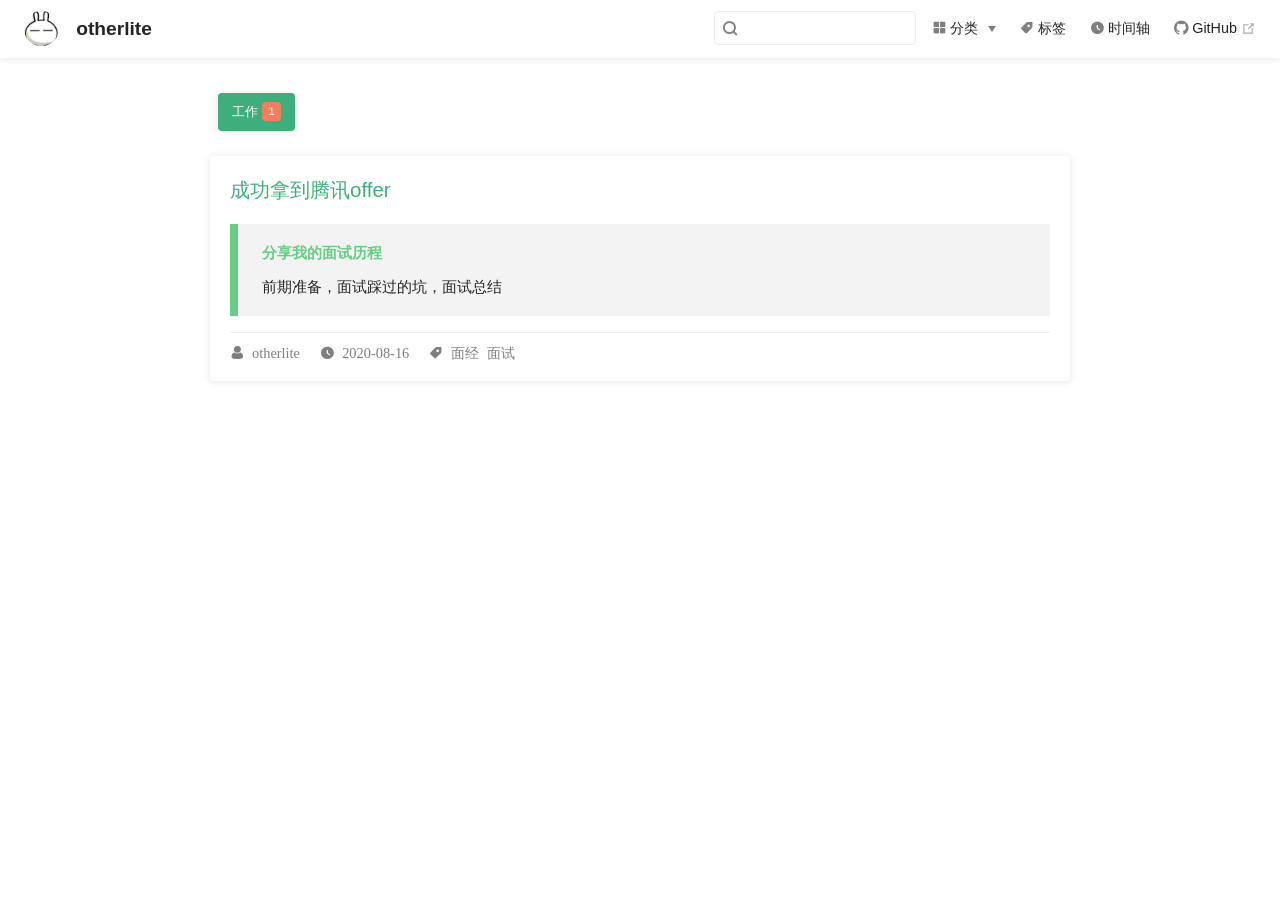
<file: categories/工作/index.html>
<!DOCTYPE html>
<html lang="en-US">
  <head>
    <meta charset="utf-8">
    <meta name="viewport" content="width=device-width,initial-scale=1">
    <title>工作 Categories | otherlite</title>
    <meta name="generator" content="VuePress 1.5.1">
    <link rel="icon" href="/logo.ico" type="image/x-icon">
    <meta name="description" content="">
    <meta name="viewport" content="width=device-width,initial-scale=1,user-scalable=no">
    <link rel="preload" href="/assets/css/0.styles.3c4894a7.css" as="style"><link rel="preload" href="/assets/js/app.17042e9a.js" as="script"><link rel="preload" href="/assets/js/6.9d68436f.js" as="script"><link rel="preload" href="/assets/js/1.6318e668.js" as="script"><link rel="prefetch" href="/assets/js/10.470a7c85.js"><link rel="prefetch" href="/assets/js/11.11b4bb1d.js"><link rel="prefetch" href="/assets/js/12.84827233.js"><link rel="prefetch" href="/assets/js/3.a65add46.js"><link rel="prefetch" href="/assets/js/4.602d4b8a.js"><link rel="prefetch" href="/assets/js/5.f9e12f32.js"><link rel="prefetch" href="/assets/js/7.6292c407.js"><link rel="prefetch" href="/assets/js/8.487a11c2.js"><link rel="prefetch" href="/assets/js/9.0cd2268a.js">
    <link rel="stylesheet" href="/assets/css/0.styles.3c4894a7.css">
  </head>
  <body>
    <div id="app" data-server-rendered="true"><div class="theme-container categories-wrapper no-sidebar" data-v-dad8a512 data-v-32b438eb><div data-v-dad8a512><div id="loader-wrapper" class="loading-wrapper" data-v-d48f4d20 data-v-dad8a512 data-v-dad8a512><div class="loader-main" data-v-d48f4d20><div data-v-d48f4d20></div><div data-v-d48f4d20></div><div data-v-d48f4d20></div><div data-v-d48f4d20></div></div> <!----> <!----></div> <div class="password-shadow password-wrapper-out" style="display:none;" data-v-64685f0e data-v-dad8a512 data-v-dad8a512><h3 class="title" style="display:none;" data-v-64685f0e data-v-64685f0e>otherlite</h3> <!----> <label id="box" class="inputBox" style="display:none;" data-v-64685f0e data-v-64685f0e><input type="password" value="" data-v-64685f0e> <span data-v-64685f0e>Konck! Knock!</span> <button data-v-64685f0e>OK</button></label> <div class="footer" style="display:none;" data-v-64685f0e data-v-64685f0e><span data-v-64685f0e><i class="iconfont reco-theme" data-v-64685f0e></i> <a target="blank" href="https://vuepress-theme-reco.recoluan.com" data-v-64685f0e>vuePress-theme-reco</a></span> <span data-v-64685f0e><i class="iconfont reco-copyright" data-v-64685f0e></i> <a data-v-64685f0e><span data-v-64685f0e>otherlite</span>
            
          <!---->
          2020
        </a></span></div></div> <div class="hide" data-v-dad8a512><header class="navbar" data-v-dad8a512><div class="sidebar-button"><svg xmlns="http://www.w3.org/2000/svg" aria-hidden="true" role="img" viewBox="0 0 448 512" class="icon"><path fill="currentColor" d="M436 124H12c-6.627 0-12-5.373-12-12V80c0-6.627 5.373-12 12-12h424c6.627 0 12 5.373 12 12v32c0 6.627-5.373 12-12 12zm0 160H12c-6.627 0-12-5.373-12-12v-32c0-6.627 5.373-12 12-12h424c6.627 0 12 5.373 12 12v32c0 6.627-5.373 12-12 12zm0 160H12c-6.627 0-12-5.373-12-12v-32c0-6.627 5.373-12 12-12h424c6.627 0 12 5.373 12 12v32c0 6.627-5.373 12-12 12z"></path></svg></div> <a href="/" class="home-link router-link-active"><img src="/logo.png" alt="otherlite" class="logo"> <span class="site-name">otherlite</span></a> <div class="links"><!----> <div class="search-box"><i class="iconfont reco-search"></i> <input aria-label="Search" autocomplete="off" spellcheck="false" value=""> <!----></div> <nav class="nav-links can-hide"><div class="nav-item"><div class="dropdown-wrapper"><a class="dropdown-title"><span class="title"><i class="iconfont reco-category"></i>
      分类
    </span> <span class="arrow right"></span></a> <ul class="nav-dropdown" style="display:none;"><li class="dropdown-item"><!----> <a href="/categories/工作/" aria-current="page" class="nav-link router-link-exact-active router-link-active"><i class="iconfont undefined"></i>
  工作
</a></li></ul></div></div><div class="nav-item"><a href="/tag/" class="nav-link"><i class="iconfont reco-tag"></i>
  标签
</a></div><div class="nav-item"><a href="/timeLine/" class="nav-link"><i class="iconfont reco-date"></i>
  时间轴
</a></div><div class="nav-item"><a href="https://github.com/otherlite" target="_blank" rel="noopener noreferrer" class="nav-link external"><i class="iconfont reco-github"></i>
  GitHub
  <svg xmlns="http://www.w3.org/2000/svg" aria-hidden="true" x="0px" y="0px" viewBox="0 0 100 100" width="15" height="15" class="icon outbound"><path fill="currentColor" d="M18.8,85.1h56l0,0c2.2,0,4-1.8,4-4v-32h-8v28h-48v-48h28v-8h-32l0,0c-2.2,0-4,1.8-4,4v56C14.8,83.3,16.6,85.1,18.8,85.1z"></path> <polygon fill="currentColor" points="45.7,48.7 51.3,54.3 77.2,28.5 77.2,37.2 85.2,37.2 85.2,14.9 62.8,14.9 62.8,22.9 71.5,22.9"></polygon></svg></a></div> <!----></nav></div></header> <div class="sidebar-mask" data-v-dad8a512></div> <aside class="sidebar" data-v-dad8a512><div class="personal-info-wrapper" data-v-ca798c94 data-v-dad8a512><!----> <h3 class="name" data-v-ca798c94>
    otherlite
  </h3> <div class="num" data-v-ca798c94><div data-v-ca798c94><h3 data-v-ca798c94>1</h3> <h6 data-v-ca798c94>Article</h6></div> <div data-v-ca798c94><h3 data-v-ca798c94>2</h3> <h6 data-v-ca798c94>Tag</h6></div></div> <hr data-v-ca798c94></div> <nav class="nav-links"><div class="nav-item"><div class="dropdown-wrapper"><a class="dropdown-title"><span class="title"><i class="iconfont reco-category"></i>
      分类
    </span> <span class="arrow right"></span></a> <ul class="nav-dropdown" style="display:none;"><li class="dropdown-item"><!----> <a href="/categories/工作/" aria-current="page" class="nav-link router-link-exact-active router-link-active"><i class="iconfont undefined"></i>
  工作
</a></li></ul></div></div><div class="nav-item"><a href="/tag/" class="nav-link"><i class="iconfont reco-tag"></i>
  标签
</a></div><div class="nav-item"><a href="/timeLine/" class="nav-link"><i class="iconfont reco-date"></i>
  时间轴
</a></div><div class="nav-item"><a href="https://github.com/otherlite" target="_blank" rel="noopener noreferrer" class="nav-link external"><i class="iconfont reco-github"></i>
  GitHub
  <svg xmlns="http://www.w3.org/2000/svg" aria-hidden="true" x="0px" y="0px" viewBox="0 0 100 100" width="15" height="15" class="icon outbound"><path fill="currentColor" d="M18.8,85.1h56l0,0c2.2,0,4-1.8,4-4v-32h-8v28h-48v-48h28v-8h-32l0,0c-2.2,0-4,1.8-4,4v56C14.8,83.3,16.6,85.1,18.8,85.1z"></path> <polygon fill="currentColor" points="45.7,48.7 51.3,54.3 77.2,28.5 77.2,37.2 85.2,37.2 85.2,14.9 62.8,14.9 62.8,22.9 71.5,22.9"></polygon></svg></a></div> <!----></nav> <!----> </aside> <div class="password-shadow password-wrapper-in" style="display:none;" data-v-64685f0e data-v-dad8a512><h3 class="title" style="display:none;" data-v-64685f0e data-v-64685f0e>工作 Categories</h3> <!----> <label id="box" class="inputBox" style="display:none;" data-v-64685f0e data-v-64685f0e><input type="password" value="" data-v-64685f0e> <span data-v-64685f0e>Konck! Knock!</span> <button data-v-64685f0e>OK</button></label> <div class="footer" style="display:none;" data-v-64685f0e data-v-64685f0e><span data-v-64685f0e><i class="iconfont reco-theme" data-v-64685f0e></i> <a target="blank" href="https://vuepress-theme-reco.recoluan.com" data-v-64685f0e>vuePress-theme-reco</a></span> <span data-v-64685f0e><i class="iconfont reco-copyright" data-v-64685f0e></i> <a data-v-64685f0e><span data-v-64685f0e>otherlite</span>
            
          <!---->
          2020
        </a></span></div></div> <div data-v-dad8a512><ul class="category-wrapper" style="display:none;" data-v-32b438eb data-v-32b438eb><li class="category-item active" data-v-32b438eb><a href="/categories/工作/" aria-current="page" class="router-link-exact-active router-link-active" data-v-32b438eb><span class="category-name" data-v-32b438eb>工作</span> <span class="post-num" style="background-color:#f26d6d;" data-v-32b438eb>1</span></a></li></ul> <div class="abstract-wrapper list" style="display:none;" data-v-b014bc36 data-v-32b438eb data-v-32b438eb><div class="abstract-item" data-v-4f057626 data-v-b014bc36><!----> <div class="title" data-v-4f057626><!----> <a href="/blogs/job/%E6%88%90%E5%8A%9F%E6%8B%BF%E5%88%B0%E8%85%BE%E8%AE%AFoffer.html" data-v-4f057626>成功拿到腾讯offer</a></div> <div class="abstract" data-v-4f057626><div class="custom-block tip"><p class="custom-block-title">分享我的面试历程</p>
<p>前期准备，面试踩过的坑，面试总结</p>
</div>
</div> <hr class="hr" data-v-4f057626> <div data-v-aa64b9d0 data-v-4f057626><i class="iconfont reco-account" data-v-aa64b9d0><span data-v-aa64b9d0>otherlite</span></i> <i class="iconfont reco-date" data-v-aa64b9d0><span data-v-aa64b9d0>2020-08-16</span></i> <!----> <i class="iconfont reco-tag tags" data-v-aa64b9d0><span class="tag-item" data-v-aa64b9d0>面经</span><span class="tag-item" data-v-aa64b9d0>面试</span></i></div></div></div> <div class="pagation pagation" style="display:none;" data-v-b20da080 data-v-32b438eb data-v-32b438eb><div class="pagation-list" data-v-b20da080><span unselectable="on" class="jump" style="display:none;" data-v-b20da080>Prev</span> <span class="jump" style="display:none;" data-v-b20da080>1</span> <span class="ellipsis" style="display:none;" data-v-b20da080>...</span> <span class="jump bgprimary" data-v-b20da080>1</span> <span class="ellipsis" style="display:none;" data-v-b20da080>...</span> <span class="jump" style="display:none;" data-v-b20da080>1</span> <span class="jump" style="display:none;" data-v-b20da080>Next</span> <span class="jumppoint" data-v-b20da080>Jump To</span> <span class="jumpinp" data-v-b20da080><input type="text" value="" data-v-b20da080></span> <span class="jump gobtn" data-v-b20da080>Go</span></div></div></div></div></div></div><div class="global-ui"><div class="back-to-ceiling" style="right:1rem;bottom:6rem;width:2.5rem;height:2.5rem;border-radius:.25rem;line-height:2.5rem;display:none;" data-v-c6073ba8 data-v-c6073ba8><svg t="1574745035067" viewBox="0 0 1024 1024" version="1.1" xmlns="http://www.w3.org/2000/svg" p-id="5404" class="icon" data-v-c6073ba8><path d="M526.60727968 10.90185116a27.675 27.675 0 0 0-29.21455937 0c-131.36607665 82.28402758-218.69155461 228.01873535-218.69155402 394.07834331a462.20625001 462.20625001 0 0 0 5.36959153 69.94390903c1.00431239 6.55289093-0.34802892 13.13561351-3.76865779 18.80351572-32.63518765 54.11355614-51.75690182 118.55860487-51.7569018 187.94566865a371.06718723 371.06718723 0 0 0 11.50484808 91.98906777c6.53300375 25.50556257 41.68394495 28.14064038 52.69160883 4.22606766 17.37162448-37.73630017 42.14135425-72.50938081 72.80769204-103.21549295 2.18761121 3.04276886 4.15646224 6.24463696 6.40373557 9.22774369a1871.4375 1871.4375 0 0 0 140.04691725 5.34970492 1866.36093723 1866.36093723 0 0 0 140.04691723-5.34970492c2.24727335-2.98310674 4.21612437-6.18497483 6.3937923-9.2178004 30.66633723 30.70611158 55.4360664 65.4791928 72.80769147 103.21549355 11.00766384 23.91457269 46.15860503 21.27949489 52.69160879-4.22606768a371.15156223 371.15156223 0 0 0 11.514792-91.99901164c0-69.36717486-19.13165746-133.82216804-51.75690182-187.92578088-3.42062944-5.66790279-4.76302748-12.26056868-3.76865837-18.80351632a462.20625001 462.20625001 0 0 0 5.36959269-69.943909c-0.00994388-166.08943902-87.32547796-311.81420293-218.6915546-394.09823051zM605.93803103 357.87693858a93.93749974 93.93749974 0 1 1-187.89594924 6.1e-7 93.93749974 93.93749974 0 0 1 187.89594924-6.1e-7z" p-id="5405" data-v-c6073ba8></path><path d="M429.50777625 765.63860547C429.50777625 803.39355007 466.44236686 1000.39046097 512.00932183 1000.39046097c45.56695499 0 82.4922232-197.00623328 82.5015456-234.7518555 0-37.75494459-36.9345906-68.35043303-82.4922232-68.34111062-45.57627738-0.00932239-82.52019037 30.59548842-82.51086798 68.34111062z" p-id="5406" data-v-c6073ba8></path></svg></div></div></div>
    <script src="/assets/js/app.17042e9a.js" defer></script><script src="/assets/js/6.9d68436f.js" defer></script><script src="/assets/js/1.6318e668.js" defer></script>
  </body>
</html>
</file>
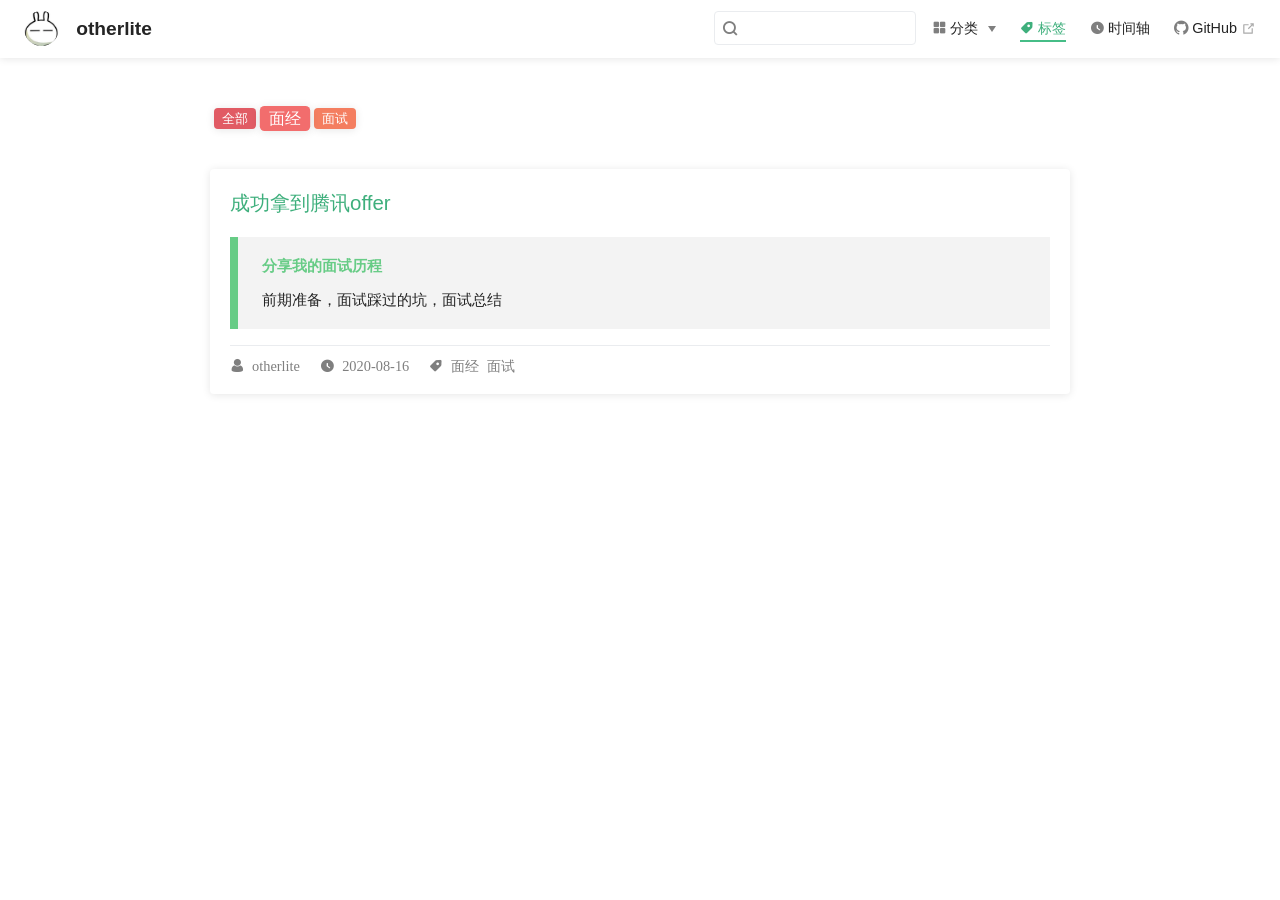
<file: tag/面经/index.html>
<!DOCTYPE html>
<html lang="en-US">
  <head>
    <meta charset="utf-8">
    <meta name="viewport" content="width=device-width,initial-scale=1">
    <title>面经 Tags | otherlite</title>
    <meta name="generator" content="VuePress 1.5.1">
    <link rel="icon" href="/logo.ico" type="image/x-icon">
    <meta name="description" content="">
    <meta name="viewport" content="width=device-width,initial-scale=1,user-scalable=no">
    <link rel="preload" href="/assets/css/0.styles.3c4894a7.css" as="style"><link rel="preload" href="/assets/js/app.17042e9a.js" as="script"><link rel="preload" href="/assets/js/4.602d4b8a.js" as="script"><link rel="preload" href="/assets/js/1.6318e668.js" as="script"><link rel="prefetch" href="/assets/js/10.470a7c85.js"><link rel="prefetch" href="/assets/js/11.11b4bb1d.js"><link rel="prefetch" href="/assets/js/12.84827233.js"><link rel="prefetch" href="/assets/js/3.a65add46.js"><link rel="prefetch" href="/assets/js/5.f9e12f32.js"><link rel="prefetch" href="/assets/js/6.9d68436f.js"><link rel="prefetch" href="/assets/js/7.6292c407.js"><link rel="prefetch" href="/assets/js/8.487a11c2.js"><link rel="prefetch" href="/assets/js/9.0cd2268a.js">
    <link rel="stylesheet" href="/assets/css/0.styles.3c4894a7.css">
  </head>
  <body>
    <div id="app" data-server-rendered="true"><div class="theme-container tag-wrapper no-sidebar" data-v-dad8a512 data-v-16cf9a86><div data-v-dad8a512><div id="loader-wrapper" class="loading-wrapper" data-v-d48f4d20 data-v-dad8a512 data-v-dad8a512><div class="loader-main" data-v-d48f4d20><div data-v-d48f4d20></div><div data-v-d48f4d20></div><div data-v-d48f4d20></div><div data-v-d48f4d20></div></div> <!----> <!----></div> <div class="password-shadow password-wrapper-out" style="display:none;" data-v-64685f0e data-v-dad8a512 data-v-dad8a512><h3 class="title" style="display:none;" data-v-64685f0e data-v-64685f0e>otherlite</h3> <!----> <label id="box" class="inputBox" style="display:none;" data-v-64685f0e data-v-64685f0e><input type="password" value="" data-v-64685f0e> <span data-v-64685f0e>Konck! Knock!</span> <button data-v-64685f0e>OK</button></label> <div class="footer" style="display:none;" data-v-64685f0e data-v-64685f0e><span data-v-64685f0e><i class="iconfont reco-theme" data-v-64685f0e></i> <a target="blank" href="https://vuepress-theme-reco.recoluan.com" data-v-64685f0e>vuePress-theme-reco</a></span> <span data-v-64685f0e><i class="iconfont reco-copyright" data-v-64685f0e></i> <a data-v-64685f0e><span data-v-64685f0e>otherlite</span>
            
          <!---->
          2020
        </a></span></div></div> <div class="hide" data-v-dad8a512><header class="navbar" data-v-dad8a512><div class="sidebar-button"><svg xmlns="http://www.w3.org/2000/svg" aria-hidden="true" role="img" viewBox="0 0 448 512" class="icon"><path fill="currentColor" d="M436 124H12c-6.627 0-12-5.373-12-12V80c0-6.627 5.373-12 12-12h424c6.627 0 12 5.373 12 12v32c0 6.627-5.373 12-12 12zm0 160H12c-6.627 0-12-5.373-12-12v-32c0-6.627 5.373-12 12-12h424c6.627 0 12 5.373 12 12v32c0 6.627-5.373 12-12 12zm0 160H12c-6.627 0-12-5.373-12-12v-32c0-6.627 5.373-12 12-12h424c6.627 0 12 5.373 12 12v32c0 6.627-5.373 12-12 12z"></path></svg></div> <a href="/" class="home-link router-link-active"><img src="/logo.png" alt="otherlite" class="logo"> <span class="site-name">otherlite</span></a> <div class="links"><!----> <div class="search-box"><i class="iconfont reco-search"></i> <input aria-label="Search" autocomplete="off" spellcheck="false" value=""> <!----></div> <nav class="nav-links can-hide"><div class="nav-item"><div class="dropdown-wrapper"><a class="dropdown-title"><span class="title"><i class="iconfont reco-category"></i>
      分类
    </span> <span class="arrow right"></span></a> <ul class="nav-dropdown" style="display:none;"><li class="dropdown-item"><!----> <a href="/categories/工作/" class="nav-link"><i class="iconfont undefined"></i>
  工作
</a></li></ul></div></div><div class="nav-item"><a href="/tag/" class="nav-link router-link-active"><i class="iconfont reco-tag"></i>
  标签
</a></div><div class="nav-item"><a href="/timeLine/" class="nav-link"><i class="iconfont reco-date"></i>
  时间轴
</a></div><div class="nav-item"><a href="https://github.com/otherlite" target="_blank" rel="noopener noreferrer" class="nav-link external"><i class="iconfont reco-github"></i>
  GitHub
  <svg xmlns="http://www.w3.org/2000/svg" aria-hidden="true" x="0px" y="0px" viewBox="0 0 100 100" width="15" height="15" class="icon outbound"><path fill="currentColor" d="M18.8,85.1h56l0,0c2.2,0,4-1.8,4-4v-32h-8v28h-48v-48h28v-8h-32l0,0c-2.2,0-4,1.8-4,4v56C14.8,83.3,16.6,85.1,18.8,85.1z"></path> <polygon fill="currentColor" points="45.7,48.7 51.3,54.3 77.2,28.5 77.2,37.2 85.2,37.2 85.2,14.9 62.8,14.9 62.8,22.9 71.5,22.9"></polygon></svg></a></div> <!----></nav></div></header> <div class="sidebar-mask" data-v-dad8a512></div> <aside class="sidebar" data-v-dad8a512><div class="personal-info-wrapper" data-v-ca798c94 data-v-dad8a512><!----> <h3 class="name" data-v-ca798c94>
    otherlite
  </h3> <div class="num" data-v-ca798c94><div data-v-ca798c94><h3 data-v-ca798c94>1</h3> <h6 data-v-ca798c94>Article</h6></div> <div data-v-ca798c94><h3 data-v-ca798c94>2</h3> <h6 data-v-ca798c94>Tag</h6></div></div> <hr data-v-ca798c94></div> <nav class="nav-links"><div class="nav-item"><div class="dropdown-wrapper"><a class="dropdown-title"><span class="title"><i class="iconfont reco-category"></i>
      分类
    </span> <span class="arrow right"></span></a> <ul class="nav-dropdown" style="display:none;"><li class="dropdown-item"><!----> <a href="/categories/工作/" class="nav-link"><i class="iconfont undefined"></i>
  工作
</a></li></ul></div></div><div class="nav-item"><a href="/tag/" class="nav-link router-link-active"><i class="iconfont reco-tag"></i>
  标签
</a></div><div class="nav-item"><a href="/timeLine/" class="nav-link"><i class="iconfont reco-date"></i>
  时间轴
</a></div><div class="nav-item"><a href="https://github.com/otherlite" target="_blank" rel="noopener noreferrer" class="nav-link external"><i class="iconfont reco-github"></i>
  GitHub
  <svg xmlns="http://www.w3.org/2000/svg" aria-hidden="true" x="0px" y="0px" viewBox="0 0 100 100" width="15" height="15" class="icon outbound"><path fill="currentColor" d="M18.8,85.1h56l0,0c2.2,0,4-1.8,4-4v-32h-8v28h-48v-48h28v-8h-32l0,0c-2.2,0-4,1.8-4,4v56C14.8,83.3,16.6,85.1,18.8,85.1z"></path> <polygon fill="currentColor" points="45.7,48.7 51.3,54.3 77.2,28.5 77.2,37.2 85.2,37.2 85.2,14.9 62.8,14.9 62.8,22.9 71.5,22.9"></polygon></svg></a></div> <!----></nav> <!----> </aside> <div class="password-shadow password-wrapper-in" style="display:none;" data-v-64685f0e data-v-dad8a512><h3 class="title" style="display:none;" data-v-64685f0e data-v-64685f0e>面经 Tags</h3> <!----> <label id="box" class="inputBox" style="display:none;" data-v-64685f0e data-v-64685f0e><input type="password" value="" data-v-64685f0e> <span data-v-64685f0e>Konck! Knock!</span> <button data-v-64685f0e>OK</button></label> <div class="footer" style="display:none;" data-v-64685f0e data-v-64685f0e><span data-v-64685f0e><i class="iconfont reco-theme" data-v-64685f0e></i> <a target="blank" href="https://vuepress-theme-reco.recoluan.com" data-v-64685f0e>vuePress-theme-reco</a></span> <span data-v-64685f0e><i class="iconfont reco-copyright" data-v-64685f0e></i> <a data-v-64685f0e><span data-v-64685f0e>otherlite</span>
            
          <!---->
          2020
        </a></span></div></div> <div data-v-dad8a512><div class="tags tags" style="display:none;" data-v-36b9f66a data-v-16cf9a86 data-v-16cf9a86><span style="background-color:#f8b26a;" data-v-36b9f66a>全部</span><span class="active" style="background-color:#e15b64;" data-v-36b9f66a>面经</span><span style="background-color:#849b87;" data-v-36b9f66a>面试</span></div> <div class="abstract-wrapper list" style="display:none;" data-v-b014bc36 data-v-16cf9a86 data-v-16cf9a86><div class="abstract-item" data-v-4f057626 data-v-b014bc36><!----> <div class="title" data-v-4f057626><!----> <a href="/blogs/job/%E6%88%90%E5%8A%9F%E6%8B%BF%E5%88%B0%E8%85%BE%E8%AE%AFoffer.html" data-v-4f057626>成功拿到腾讯offer</a></div> <div class="abstract" data-v-4f057626><div class="custom-block tip"><p class="custom-block-title">分享我的面试历程</p>
<p>前期准备，面试踩过的坑，面试总结</p>
</div>
</div> <hr class="hr" data-v-4f057626> <div data-v-aa64b9d0 data-v-4f057626><i class="iconfont reco-account" data-v-aa64b9d0><span data-v-aa64b9d0>otherlite</span></i> <i class="iconfont reco-date" data-v-aa64b9d0><span data-v-aa64b9d0>2020-08-16</span></i> <!----> <i class="iconfont reco-tag tags" data-v-aa64b9d0><span class="tag-item" data-v-aa64b9d0>面经</span><span class="tag-item" data-v-aa64b9d0>面试</span></i></div></div></div> <div class="pagation pagation" style="display:none;" data-v-b20da080 data-v-16cf9a86 data-v-16cf9a86><div class="pagation-list" data-v-b20da080><span unselectable="on" class="jump" style="display:none;" data-v-b20da080>Prev</span> <span class="jump" style="display:none;" data-v-b20da080>1</span> <span class="ellipsis" style="display:none;" data-v-b20da080>...</span> <span class="jump bgprimary" data-v-b20da080>1</span> <span class="ellipsis" style="display:none;" data-v-b20da080>...</span> <span class="jump" style="display:none;" data-v-b20da080>1</span> <span class="jump" style="display:none;" data-v-b20da080>Next</span> <span class="jumppoint" data-v-b20da080>Jump To</span> <span class="jumpinp" data-v-b20da080><input type="text" value="" data-v-b20da080></span> <span class="jump gobtn" data-v-b20da080>Go</span></div></div></div></div></div></div><div class="global-ui"><div class="back-to-ceiling" style="right:1rem;bottom:6rem;width:2.5rem;height:2.5rem;border-radius:.25rem;line-height:2.5rem;display:none;" data-v-c6073ba8 data-v-c6073ba8><svg t="1574745035067" viewBox="0 0 1024 1024" version="1.1" xmlns="http://www.w3.org/2000/svg" p-id="5404" class="icon" data-v-c6073ba8><path d="M526.60727968 10.90185116a27.675 27.675 0 0 0-29.21455937 0c-131.36607665 82.28402758-218.69155461 228.01873535-218.69155402 394.07834331a462.20625001 462.20625001 0 0 0 5.36959153 69.94390903c1.00431239 6.55289093-0.34802892 13.13561351-3.76865779 18.80351572-32.63518765 54.11355614-51.75690182 118.55860487-51.7569018 187.94566865a371.06718723 371.06718723 0 0 0 11.50484808 91.98906777c6.53300375 25.50556257 41.68394495 28.14064038 52.69160883 4.22606766 17.37162448-37.73630017 42.14135425-72.50938081 72.80769204-103.21549295 2.18761121 3.04276886 4.15646224 6.24463696 6.40373557 9.22774369a1871.4375 1871.4375 0 0 0 140.04691725 5.34970492 1866.36093723 1866.36093723 0 0 0 140.04691723-5.34970492c2.24727335-2.98310674 4.21612437-6.18497483 6.3937923-9.2178004 30.66633723 30.70611158 55.4360664 65.4791928 72.80769147 103.21549355 11.00766384 23.91457269 46.15860503 21.27949489 52.69160879-4.22606768a371.15156223 371.15156223 0 0 0 11.514792-91.99901164c0-69.36717486-19.13165746-133.82216804-51.75690182-187.92578088-3.42062944-5.66790279-4.76302748-12.26056868-3.76865837-18.80351632a462.20625001 462.20625001 0 0 0 5.36959269-69.943909c-0.00994388-166.08943902-87.32547796-311.81420293-218.6915546-394.09823051zM605.93803103 357.87693858a93.93749974 93.93749974 0 1 1-187.89594924 6.1e-7 93.93749974 93.93749974 0 0 1 187.89594924-6.1e-7z" p-id="5405" data-v-c6073ba8></path><path d="M429.50777625 765.63860547C429.50777625 803.39355007 466.44236686 1000.39046097 512.00932183 1000.39046097c45.56695499 0 82.4922232-197.00623328 82.5015456-234.7518555 0-37.75494459-36.9345906-68.35043303-82.4922232-68.34111062-45.57627738-0.00932239-82.52019037 30.59548842-82.51086798 68.34111062z" p-id="5406" data-v-c6073ba8></path></svg></div></div></div>
    <script src="/assets/js/app.17042e9a.js" defer></script><script src="/assets/js/4.602d4b8a.js" defer></script><script src="/assets/js/1.6318e668.js" defer></script>
  </body>
</html>
</file>
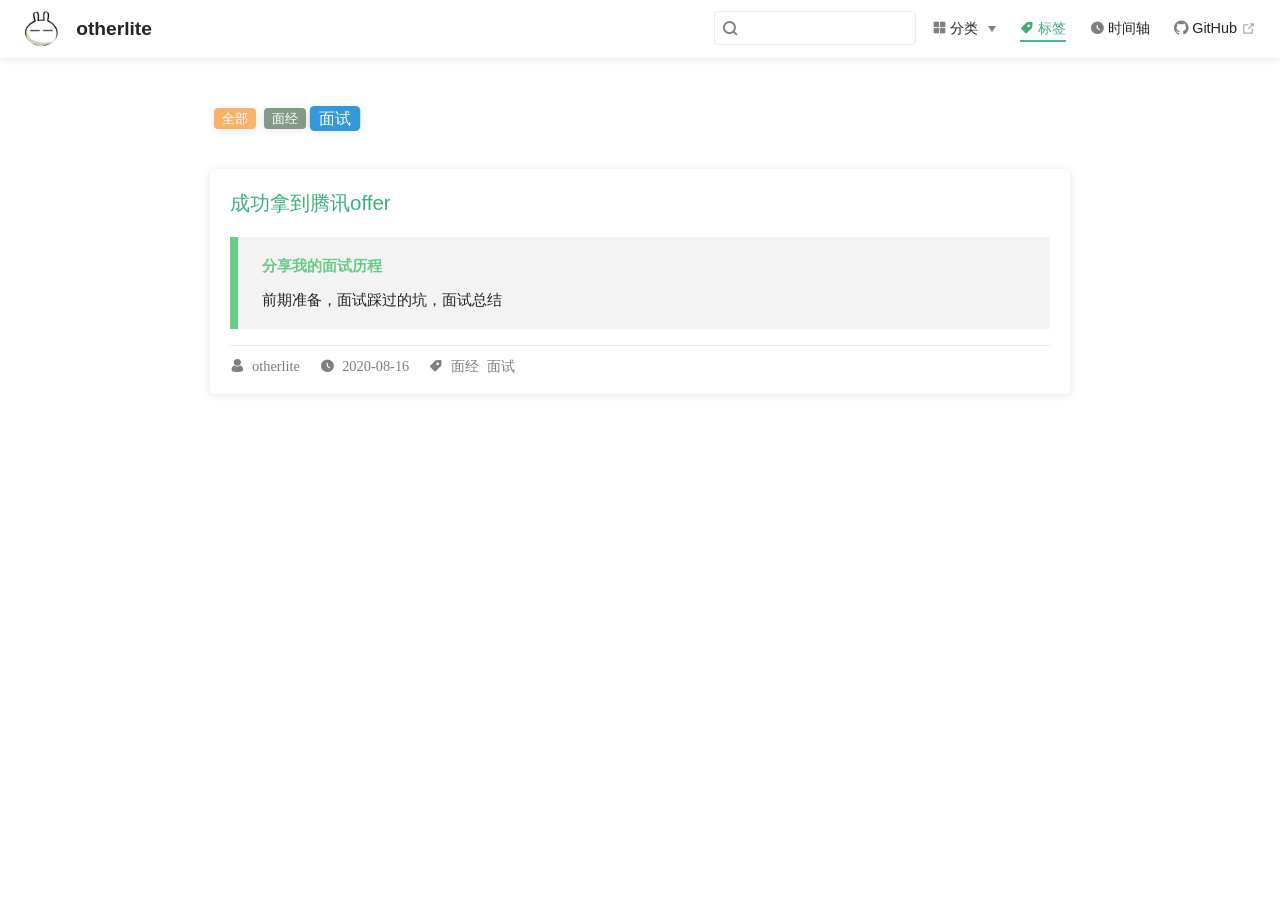
<file: tag/面试/index.html>
<!DOCTYPE html>
<html lang="en-US">
  <head>
    <meta charset="utf-8">
    <meta name="viewport" content="width=device-width,initial-scale=1">
    <title>面试 Tags | otherlite</title>
    <meta name="generator" content="VuePress 1.5.1">
    <link rel="icon" href="/logo.ico" type="image/x-icon">
    <meta name="description" content="">
    <meta name="viewport" content="width=device-width,initial-scale=1,user-scalable=no">
    <link rel="preload" href="/assets/css/0.styles.3c4894a7.css" as="style"><link rel="preload" href="/assets/js/app.17042e9a.js" as="script"><link rel="preload" href="/assets/js/4.602d4b8a.js" as="script"><link rel="preload" href="/assets/js/1.6318e668.js" as="script"><link rel="prefetch" href="/assets/js/10.470a7c85.js"><link rel="prefetch" href="/assets/js/11.11b4bb1d.js"><link rel="prefetch" href="/assets/js/12.84827233.js"><link rel="prefetch" href="/assets/js/3.a65add46.js"><link rel="prefetch" href="/assets/js/5.f9e12f32.js"><link rel="prefetch" href="/assets/js/6.9d68436f.js"><link rel="prefetch" href="/assets/js/7.6292c407.js"><link rel="prefetch" href="/assets/js/8.487a11c2.js"><link rel="prefetch" href="/assets/js/9.0cd2268a.js">
    <link rel="stylesheet" href="/assets/css/0.styles.3c4894a7.css">
  </head>
  <body>
    <div id="app" data-server-rendered="true"><div class="theme-container tag-wrapper no-sidebar" data-v-dad8a512 data-v-16cf9a86><div data-v-dad8a512><div id="loader-wrapper" class="loading-wrapper" data-v-d48f4d20 data-v-dad8a512 data-v-dad8a512><div class="loader-main" data-v-d48f4d20><div data-v-d48f4d20></div><div data-v-d48f4d20></div><div data-v-d48f4d20></div><div data-v-d48f4d20></div></div> <!----> <!----></div> <div class="password-shadow password-wrapper-out" style="display:none;" data-v-64685f0e data-v-dad8a512 data-v-dad8a512><h3 class="title" style="display:none;" data-v-64685f0e data-v-64685f0e>otherlite</h3> <!----> <label id="box" class="inputBox" style="display:none;" data-v-64685f0e data-v-64685f0e><input type="password" value="" data-v-64685f0e> <span data-v-64685f0e>Konck! Knock!</span> <button data-v-64685f0e>OK</button></label> <div class="footer" style="display:none;" data-v-64685f0e data-v-64685f0e><span data-v-64685f0e><i class="iconfont reco-theme" data-v-64685f0e></i> <a target="blank" href="https://vuepress-theme-reco.recoluan.com" data-v-64685f0e>vuePress-theme-reco</a></span> <span data-v-64685f0e><i class="iconfont reco-copyright" data-v-64685f0e></i> <a data-v-64685f0e><span data-v-64685f0e>otherlite</span>
            
          <!---->
          2020
        </a></span></div></div> <div class="hide" data-v-dad8a512><header class="navbar" data-v-dad8a512><div class="sidebar-button"><svg xmlns="http://www.w3.org/2000/svg" aria-hidden="true" role="img" viewBox="0 0 448 512" class="icon"><path fill="currentColor" d="M436 124H12c-6.627 0-12-5.373-12-12V80c0-6.627 5.373-12 12-12h424c6.627 0 12 5.373 12 12v32c0 6.627-5.373 12-12 12zm0 160H12c-6.627 0-12-5.373-12-12v-32c0-6.627 5.373-12 12-12h424c6.627 0 12 5.373 12 12v32c0 6.627-5.373 12-12 12zm0 160H12c-6.627 0-12-5.373-12-12v-32c0-6.627 5.373-12 12-12h424c6.627 0 12 5.373 12 12v32c0 6.627-5.373 12-12 12z"></path></svg></div> <a href="/" class="home-link router-link-active"><img src="/logo.png" alt="otherlite" class="logo"> <span class="site-name">otherlite</span></a> <div class="links"><!----> <div class="search-box"><i class="iconfont reco-search"></i> <input aria-label="Search" autocomplete="off" spellcheck="false" value=""> <!----></div> <nav class="nav-links can-hide"><div class="nav-item"><div class="dropdown-wrapper"><a class="dropdown-title"><span class="title"><i class="iconfont reco-category"></i>
      分类
    </span> <span class="arrow right"></span></a> <ul class="nav-dropdown" style="display:none;"><li class="dropdown-item"><!----> <a href="/categories/工作/" class="nav-link"><i class="iconfont undefined"></i>
  工作
</a></li></ul></div></div><div class="nav-item"><a href="/tag/" class="nav-link router-link-active"><i class="iconfont reco-tag"></i>
  标签
</a></div><div class="nav-item"><a href="/timeLine/" class="nav-link"><i class="iconfont reco-date"></i>
  时间轴
</a></div><div class="nav-item"><a href="https://github.com/otherlite" target="_blank" rel="noopener noreferrer" class="nav-link external"><i class="iconfont reco-github"></i>
  GitHub
  <svg xmlns="http://www.w3.org/2000/svg" aria-hidden="true" x="0px" y="0px" viewBox="0 0 100 100" width="15" height="15" class="icon outbound"><path fill="currentColor" d="M18.8,85.1h56l0,0c2.2,0,4-1.8,4-4v-32h-8v28h-48v-48h28v-8h-32l0,0c-2.2,0-4,1.8-4,4v56C14.8,83.3,16.6,85.1,18.8,85.1z"></path> <polygon fill="currentColor" points="45.7,48.7 51.3,54.3 77.2,28.5 77.2,37.2 85.2,37.2 85.2,14.9 62.8,14.9 62.8,22.9 71.5,22.9"></polygon></svg></a></div> <!----></nav></div></header> <div class="sidebar-mask" data-v-dad8a512></div> <aside class="sidebar" data-v-dad8a512><div class="personal-info-wrapper" data-v-ca798c94 data-v-dad8a512><!----> <h3 class="name" data-v-ca798c94>
    otherlite
  </h3> <div class="num" data-v-ca798c94><div data-v-ca798c94><h3 data-v-ca798c94>1</h3> <h6 data-v-ca798c94>Article</h6></div> <div data-v-ca798c94><h3 data-v-ca798c94>2</h3> <h6 data-v-ca798c94>Tag</h6></div></div> <hr data-v-ca798c94></div> <nav class="nav-links"><div class="nav-item"><div class="dropdown-wrapper"><a class="dropdown-title"><span class="title"><i class="iconfont reco-category"></i>
      分类
    </span> <span class="arrow right"></span></a> <ul class="nav-dropdown" style="display:none;"><li class="dropdown-item"><!----> <a href="/categories/工作/" class="nav-link"><i class="iconfont undefined"></i>
  工作
</a></li></ul></div></div><div class="nav-item"><a href="/tag/" class="nav-link router-link-active"><i class="iconfont reco-tag"></i>
  标签
</a></div><div class="nav-item"><a href="/timeLine/" class="nav-link"><i class="iconfont reco-date"></i>
  时间轴
</a></div><div class="nav-item"><a href="https://github.com/otherlite" target="_blank" rel="noopener noreferrer" class="nav-link external"><i class="iconfont reco-github"></i>
  GitHub
  <svg xmlns="http://www.w3.org/2000/svg" aria-hidden="true" x="0px" y="0px" viewBox="0 0 100 100" width="15" height="15" class="icon outbound"><path fill="currentColor" d="M18.8,85.1h56l0,0c2.2,0,4-1.8,4-4v-32h-8v28h-48v-48h28v-8h-32l0,0c-2.2,0-4,1.8-4,4v56C14.8,83.3,16.6,85.1,18.8,85.1z"></path> <polygon fill="currentColor" points="45.7,48.7 51.3,54.3 77.2,28.5 77.2,37.2 85.2,37.2 85.2,14.9 62.8,14.9 62.8,22.9 71.5,22.9"></polygon></svg></a></div> <!----></nav> <!----> </aside> <div class="password-shadow password-wrapper-in" style="display:none;" data-v-64685f0e data-v-dad8a512><h3 class="title" style="display:none;" data-v-64685f0e data-v-64685f0e>面试 Tags</h3> <!----> <label id="box" class="inputBox" style="display:none;" data-v-64685f0e data-v-64685f0e><input type="password" value="" data-v-64685f0e> <span data-v-64685f0e>Konck! Knock!</span> <button data-v-64685f0e>OK</button></label> <div class="footer" style="display:none;" data-v-64685f0e data-v-64685f0e><span data-v-64685f0e><i class="iconfont reco-theme" data-v-64685f0e></i> <a target="blank" href="https://vuepress-theme-reco.recoluan.com" data-v-64685f0e>vuePress-theme-reco</a></span> <span data-v-64685f0e><i class="iconfont reco-copyright" data-v-64685f0e></i> <a data-v-64685f0e><span data-v-64685f0e>otherlite</span>
            
          <!---->
          2020
        </a></span></div></div> <div data-v-dad8a512><div class="tags tags" style="display:none;" data-v-36b9f66a data-v-16cf9a86 data-v-16cf9a86><span style="background-color:#f8b26a;" data-v-36b9f66a>全部</span><span style="background-color:#f8b26a;" data-v-36b9f66a>面经</span><span class="active" style="background-color:#849b87;" data-v-36b9f66a>面试</span></div> <div class="abstract-wrapper list" style="display:none;" data-v-b014bc36 data-v-16cf9a86 data-v-16cf9a86><div class="abstract-item" data-v-4f057626 data-v-b014bc36><!----> <div class="title" data-v-4f057626><!----> <a href="/blogs/job/%E6%88%90%E5%8A%9F%E6%8B%BF%E5%88%B0%E8%85%BE%E8%AE%AFoffer.html" data-v-4f057626>成功拿到腾讯offer</a></div> <div class="abstract" data-v-4f057626><div class="custom-block tip"><p class="custom-block-title">分享我的面试历程</p>
<p>前期准备，面试踩过的坑，面试总结</p>
</div>
</div> <hr class="hr" data-v-4f057626> <div data-v-aa64b9d0 data-v-4f057626><i class="iconfont reco-account" data-v-aa64b9d0><span data-v-aa64b9d0>otherlite</span></i> <i class="iconfont reco-date" data-v-aa64b9d0><span data-v-aa64b9d0>2020-08-16</span></i> <!----> <i class="iconfont reco-tag tags" data-v-aa64b9d0><span class="tag-item" data-v-aa64b9d0>面经</span><span class="tag-item" data-v-aa64b9d0>面试</span></i></div></div></div> <div class="pagation pagation" style="display:none;" data-v-b20da080 data-v-16cf9a86 data-v-16cf9a86><div class="pagation-list" data-v-b20da080><span unselectable="on" class="jump" style="display:none;" data-v-b20da080>Prev</span> <span class="jump" style="display:none;" data-v-b20da080>1</span> <span class="ellipsis" style="display:none;" data-v-b20da080>...</span> <span class="jump bgprimary" data-v-b20da080>1</span> <span class="ellipsis" style="display:none;" data-v-b20da080>...</span> <span class="jump" style="display:none;" data-v-b20da080>1</span> <span class="jump" style="display:none;" data-v-b20da080>Next</span> <span class="jumppoint" data-v-b20da080>Jump To</span> <span class="jumpinp" data-v-b20da080><input type="text" value="" data-v-b20da080></span> <span class="jump gobtn" data-v-b20da080>Go</span></div></div></div></div></div></div><div class="global-ui"><div class="back-to-ceiling" style="right:1rem;bottom:6rem;width:2.5rem;height:2.5rem;border-radius:.25rem;line-height:2.5rem;display:none;" data-v-c6073ba8 data-v-c6073ba8><svg t="1574745035067" viewBox="0 0 1024 1024" version="1.1" xmlns="http://www.w3.org/2000/svg" p-id="5404" class="icon" data-v-c6073ba8><path d="M526.60727968 10.90185116a27.675 27.675 0 0 0-29.21455937 0c-131.36607665 82.28402758-218.69155461 228.01873535-218.69155402 394.07834331a462.20625001 462.20625001 0 0 0 5.36959153 69.94390903c1.00431239 6.55289093-0.34802892 13.13561351-3.76865779 18.80351572-32.63518765 54.11355614-51.75690182 118.55860487-51.7569018 187.94566865a371.06718723 371.06718723 0 0 0 11.50484808 91.98906777c6.53300375 25.50556257 41.68394495 28.14064038 52.69160883 4.22606766 17.37162448-37.73630017 42.14135425-72.50938081 72.80769204-103.21549295 2.18761121 3.04276886 4.15646224 6.24463696 6.40373557 9.22774369a1871.4375 1871.4375 0 0 0 140.04691725 5.34970492 1866.36093723 1866.36093723 0 0 0 140.04691723-5.34970492c2.24727335-2.98310674 4.21612437-6.18497483 6.3937923-9.2178004 30.66633723 30.70611158 55.4360664 65.4791928 72.80769147 103.21549355 11.00766384 23.91457269 46.15860503 21.27949489 52.69160879-4.22606768a371.15156223 371.15156223 0 0 0 11.514792-91.99901164c0-69.36717486-19.13165746-133.82216804-51.75690182-187.92578088-3.42062944-5.66790279-4.76302748-12.26056868-3.76865837-18.80351632a462.20625001 462.20625001 0 0 0 5.36959269-69.943909c-0.00994388-166.08943902-87.32547796-311.81420293-218.6915546-394.09823051zM605.93803103 357.87693858a93.93749974 93.93749974 0 1 1-187.89594924 6.1e-7 93.93749974 93.93749974 0 0 1 187.89594924-6.1e-7z" p-id="5405" data-v-c6073ba8></path><path d="M429.50777625 765.63860547C429.50777625 803.39355007 466.44236686 1000.39046097 512.00932183 1000.39046097c45.56695499 0 82.4922232-197.00623328 82.5015456-234.7518555 0-37.75494459-36.9345906-68.35043303-82.4922232-68.34111062-45.57627738-0.00932239-82.52019037 30.59548842-82.51086798 68.34111062z" p-id="5406" data-v-c6073ba8></path></svg></div></div></div>
    <script src="/assets/js/app.17042e9a.js" defer></script><script src="/assets/js/4.602d4b8a.js" defer></script><script src="/assets/js/1.6318e668.js" defer></script>
  </body>
</html>
</file>
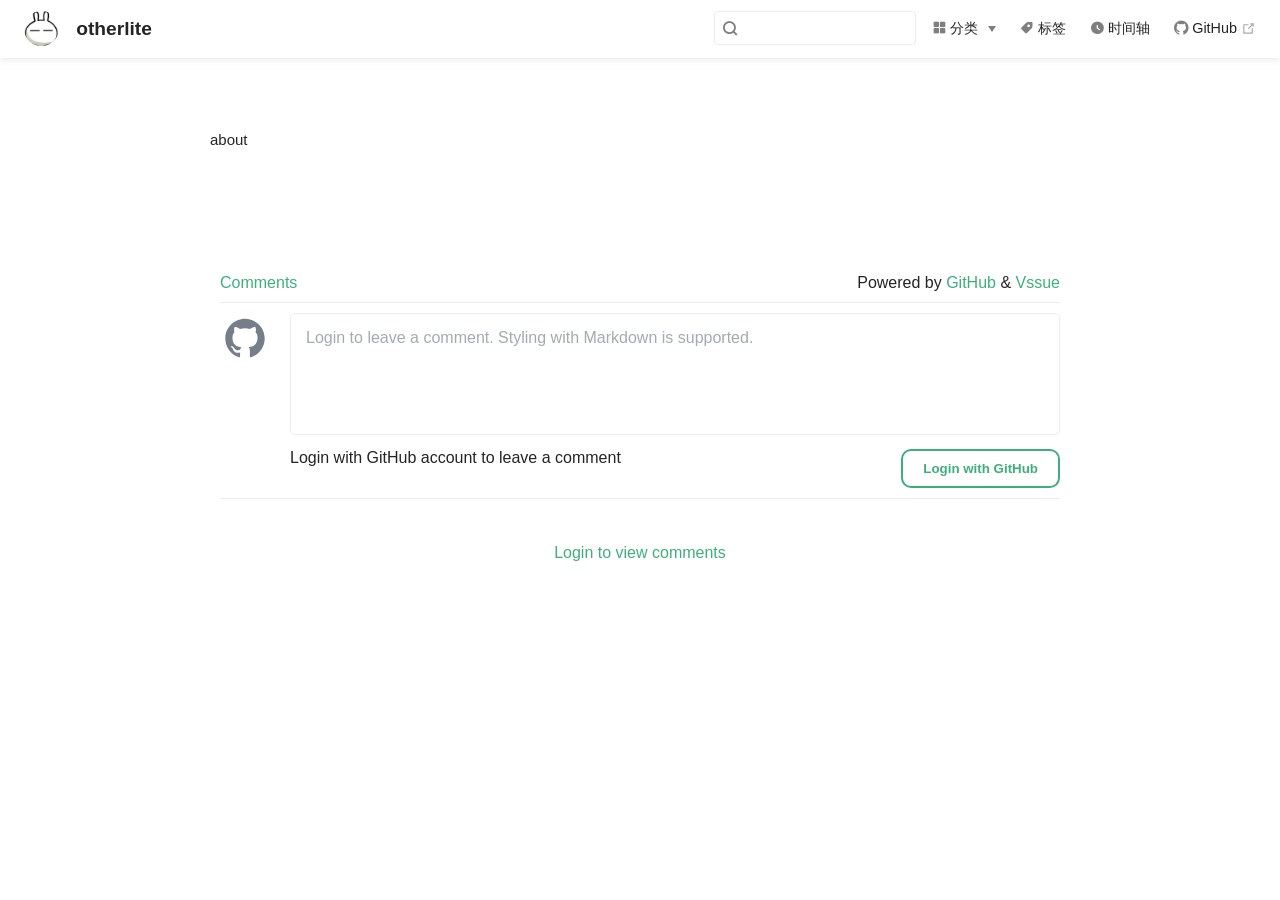
<file: about.html>
<!DOCTYPE html>
<html lang="en-US">
  <head>
    <meta charset="utf-8">
    <meta name="viewport" content="width=device-width,initial-scale=1">
    <title>otherlite</title>
    <meta name="generator" content="VuePress 1.5.1">
    <link rel="icon" href="/logo.ico" type="image/x-icon">
    <meta name="description" content="">
    <meta name="viewport" content="width=device-width,initial-scale=1,user-scalable=no">
    <link rel="preload" href="/assets/css/0.styles.3c4894a7.css" as="style"><link rel="preload" href="/assets/js/app.17042e9a.js" as="script"><link rel="preload" href="/assets/js/3.a65add46.js" as="script"><link rel="preload" href="/assets/js/1.6318e668.js" as="script"><link rel="preload" href="/assets/js/11.11b4bb1d.js" as="script"><link rel="prefetch" href="/assets/js/10.470a7c85.js"><link rel="prefetch" href="/assets/js/12.84827233.js"><link rel="prefetch" href="/assets/js/4.602d4b8a.js"><link rel="prefetch" href="/assets/js/5.f9e12f32.js"><link rel="prefetch" href="/assets/js/6.9d68436f.js"><link rel="prefetch" href="/assets/js/7.6292c407.js"><link rel="prefetch" href="/assets/js/8.487a11c2.js"><link rel="prefetch" href="/assets/js/9.0cd2268a.js">
    <link rel="stylesheet" href="/assets/css/0.styles.3c4894a7.css">
  </head>
  <body>
    <div id="app" data-server-rendered="true"><div class="theme-container no-sidebar" data-v-dad8a512><div data-v-dad8a512><div id="loader-wrapper" class="loading-wrapper" data-v-d48f4d20 data-v-dad8a512 data-v-dad8a512><div class="loader-main" data-v-d48f4d20><div data-v-d48f4d20></div><div data-v-d48f4d20></div><div data-v-d48f4d20></div><div data-v-d48f4d20></div></div> <!----> <!----></div> <div class="password-shadow password-wrapper-out" style="display:none;" data-v-64685f0e data-v-dad8a512 data-v-dad8a512><h3 class="title" style="display:none;" data-v-64685f0e data-v-64685f0e>otherlite</h3> <!----> <label id="box" class="inputBox" style="display:none;" data-v-64685f0e data-v-64685f0e><input type="password" value="" data-v-64685f0e> <span data-v-64685f0e>Konck! Knock!</span> <button data-v-64685f0e>OK</button></label> <div class="footer" style="display:none;" data-v-64685f0e data-v-64685f0e><span data-v-64685f0e><i class="iconfont reco-theme" data-v-64685f0e></i> <a target="blank" href="https://vuepress-theme-reco.recoluan.com" data-v-64685f0e>vuePress-theme-reco</a></span> <span data-v-64685f0e><i class="iconfont reco-copyright" data-v-64685f0e></i> <a data-v-64685f0e><span data-v-64685f0e>otherlite</span>
            
          <!---->
          2020
        </a></span></div></div> <div class="hide" data-v-dad8a512><header class="navbar" data-v-dad8a512><div class="sidebar-button"><svg xmlns="http://www.w3.org/2000/svg" aria-hidden="true" role="img" viewBox="0 0 448 512" class="icon"><path fill="currentColor" d="M436 124H12c-6.627 0-12-5.373-12-12V80c0-6.627 5.373-12 12-12h424c6.627 0 12 5.373 12 12v32c0 6.627-5.373 12-12 12zm0 160H12c-6.627 0-12-5.373-12-12v-32c0-6.627 5.373-12 12-12h424c6.627 0 12 5.373 12 12v32c0 6.627-5.373 12-12 12zm0 160H12c-6.627 0-12-5.373-12-12v-32c0-6.627 5.373-12 12-12h424c6.627 0 12 5.373 12 12v32c0 6.627-5.373 12-12 12z"></path></svg></div> <a href="/" class="home-link router-link-active"><img src="/logo.png" alt="otherlite" class="logo"> <span class="site-name">otherlite</span></a> <div class="links"><!----> <div class="search-box"><i class="iconfont reco-search"></i> <input aria-label="Search" autocomplete="off" spellcheck="false" value=""> <!----></div> <nav class="nav-links can-hide"><div class="nav-item"><div class="dropdown-wrapper"><a class="dropdown-title"><span class="title"><i class="iconfont reco-category"></i>
      分类
    </span> <span class="arrow right"></span></a> <ul class="nav-dropdown" style="display:none;"><li class="dropdown-item"><!----> <a href="/categories/工作/" class="nav-link"><i class="iconfont undefined"></i>
  工作
</a></li></ul></div></div><div class="nav-item"><a href="/tag/" class="nav-link"><i class="iconfont reco-tag"></i>
  标签
</a></div><div class="nav-item"><a href="/timeLine/" class="nav-link"><i class="iconfont reco-date"></i>
  时间轴
</a></div><div class="nav-item"><a href="https://github.com/otherlite" target="_blank" rel="noopener noreferrer" class="nav-link external"><i class="iconfont reco-github"></i>
  GitHub
  <svg xmlns="http://www.w3.org/2000/svg" aria-hidden="true" x="0px" y="0px" viewBox="0 0 100 100" width="15" height="15" class="icon outbound"><path fill="currentColor" d="M18.8,85.1h56l0,0c2.2,0,4-1.8,4-4v-32h-8v28h-48v-48h28v-8h-32l0,0c-2.2,0-4,1.8-4,4v56C14.8,83.3,16.6,85.1,18.8,85.1z"></path> <polygon fill="currentColor" points="45.7,48.7 51.3,54.3 77.2,28.5 77.2,37.2 85.2,37.2 85.2,14.9 62.8,14.9 62.8,22.9 71.5,22.9"></polygon></svg></a></div> <!----></nav></div></header> <div class="sidebar-mask" data-v-dad8a512></div> <aside class="sidebar" data-v-dad8a512><div class="personal-info-wrapper" data-v-ca798c94 data-v-dad8a512><!----> <h3 class="name" data-v-ca798c94>
    otherlite
  </h3> <div class="num" data-v-ca798c94><div data-v-ca798c94><h3 data-v-ca798c94>1</h3> <h6 data-v-ca798c94>Article</h6></div> <div data-v-ca798c94><h3 data-v-ca798c94>2</h3> <h6 data-v-ca798c94>Tag</h6></div></div> <hr data-v-ca798c94></div> <nav class="nav-links"><div class="nav-item"><div class="dropdown-wrapper"><a class="dropdown-title"><span class="title"><i class="iconfont reco-category"></i>
      分类
    </span> <span class="arrow right"></span></a> <ul class="nav-dropdown" style="display:none;"><li class="dropdown-item"><!----> <a href="/categories/工作/" class="nav-link"><i class="iconfont undefined"></i>
  工作
</a></li></ul></div></div><div class="nav-item"><a href="/tag/" class="nav-link"><i class="iconfont reco-tag"></i>
  标签
</a></div><div class="nav-item"><a href="/timeLine/" class="nav-link"><i class="iconfont reco-date"></i>
  时间轴
</a></div><div class="nav-item"><a href="https://github.com/otherlite" target="_blank" rel="noopener noreferrer" class="nav-link external"><i class="iconfont reco-github"></i>
  GitHub
  <svg xmlns="http://www.w3.org/2000/svg" aria-hidden="true" x="0px" y="0px" viewBox="0 0 100 100" width="15" height="15" class="icon outbound"><path fill="currentColor" d="M18.8,85.1h56l0,0c2.2,0,4-1.8,4-4v-32h-8v28h-48v-48h28v-8h-32l0,0c-2.2,0-4,1.8-4,4v56C14.8,83.3,16.6,85.1,18.8,85.1z"></path> <polygon fill="currentColor" points="45.7,48.7 51.3,54.3 77.2,28.5 77.2,37.2 85.2,37.2 85.2,14.9 62.8,14.9 62.8,22.9 71.5,22.9"></polygon></svg></a></div> <!----></nav> <!----> </aside> <div class="password-shadow password-wrapper-in" style="display:none;" data-v-64685f0e data-v-dad8a512><h3 class="title" style="display:none;" data-v-64685f0e data-v-64685f0e></h3> <!----> <label id="box" class="inputBox" style="display:none;" data-v-64685f0e data-v-64685f0e><input type="password" value="" data-v-64685f0e> <span data-v-64685f0e>Konck! Knock!</span> <button data-v-64685f0e>OK</button></label> <div class="footer" style="display:none;" data-v-64685f0e data-v-64685f0e><span data-v-64685f0e><i class="iconfont reco-theme" data-v-64685f0e></i> <a target="blank" href="https://vuepress-theme-reco.recoluan.com" data-v-64685f0e>vuePress-theme-reco</a></span> <span data-v-64685f0e><i class="iconfont reco-copyright" data-v-64685f0e></i> <a data-v-64685f0e><span data-v-64685f0e>otherlite</span>
            
          <!---->
          2020
        </a></span></div></div> <div data-v-dad8a512><main class="page" style="padding-right:0;"><div class="page-title" style="display:none;"><h1></h1> <hr> <div data-v-aa64b9d0><i class="iconfont reco-account" data-v-aa64b9d0><span data-v-aa64b9d0>otherlite</span></i> <!----> <!----> <!----></div></div> <div class="theme-reco-content content__default" style="display:none;"><p>about</p></div> <footer class="page-edit" style="display:none;"><!----> <!----></footer> <!----> <!----> <ul class="side-bar sub-sidebar-wrapper" style="width:0;" data-v-40a3448a></ul></main> <!----></div></div></div></div><div class="global-ui"><div class="back-to-ceiling" style="right:1rem;bottom:6rem;width:2.5rem;height:2.5rem;border-radius:.25rem;line-height:2.5rem;display:none;" data-v-c6073ba8 data-v-c6073ba8><svg t="1574745035067" viewBox="0 0 1024 1024" version="1.1" xmlns="http://www.w3.org/2000/svg" p-id="5404" class="icon" data-v-c6073ba8><path d="M526.60727968 10.90185116a27.675 27.675 0 0 0-29.21455937 0c-131.36607665 82.28402758-218.69155461 228.01873535-218.69155402 394.07834331a462.20625001 462.20625001 0 0 0 5.36959153 69.94390903c1.00431239 6.55289093-0.34802892 13.13561351-3.76865779 18.80351572-32.63518765 54.11355614-51.75690182 118.55860487-51.7569018 187.94566865a371.06718723 371.06718723 0 0 0 11.50484808 91.98906777c6.53300375 25.50556257 41.68394495 28.14064038 52.69160883 4.22606766 17.37162448-37.73630017 42.14135425-72.50938081 72.80769204-103.21549295 2.18761121 3.04276886 4.15646224 6.24463696 6.40373557 9.22774369a1871.4375 1871.4375 0 0 0 140.04691725 5.34970492 1866.36093723 1866.36093723 0 0 0 140.04691723-5.34970492c2.24727335-2.98310674 4.21612437-6.18497483 6.3937923-9.2178004 30.66633723 30.70611158 55.4360664 65.4791928 72.80769147 103.21549355 11.00766384 23.91457269 46.15860503 21.27949489 52.69160879-4.22606768a371.15156223 371.15156223 0 0 0 11.514792-91.99901164c0-69.36717486-19.13165746-133.82216804-51.75690182-187.92578088-3.42062944-5.66790279-4.76302748-12.26056868-3.76865837-18.80351632a462.20625001 462.20625001 0 0 0 5.36959269-69.943909c-0.00994388-166.08943902-87.32547796-311.81420293-218.6915546-394.09823051zM605.93803103 357.87693858a93.93749974 93.93749974 0 1 1-187.89594924 6.1e-7 93.93749974 93.93749974 0 0 1 187.89594924-6.1e-7z" p-id="5405" data-v-c6073ba8></path><path d="M429.50777625 765.63860547C429.50777625 803.39355007 466.44236686 1000.39046097 512.00932183 1000.39046097c45.56695499 0 82.4922232-197.00623328 82.5015456-234.7518555 0-37.75494459-36.9345906-68.35043303-82.4922232-68.34111062-45.57627738-0.00932239-82.52019037 30.59548842-82.51086798 68.34111062z" p-id="5406" data-v-c6073ba8></path></svg></div></div></div>
    <script src="/assets/js/app.17042e9a.js" defer></script><script src="/assets/js/3.a65add46.js" defer></script><script src="/assets/js/1.6318e668.js" defer></script><script src="/assets/js/11.11b4bb1d.js" defer></script>
  </body>
</html>
</file>
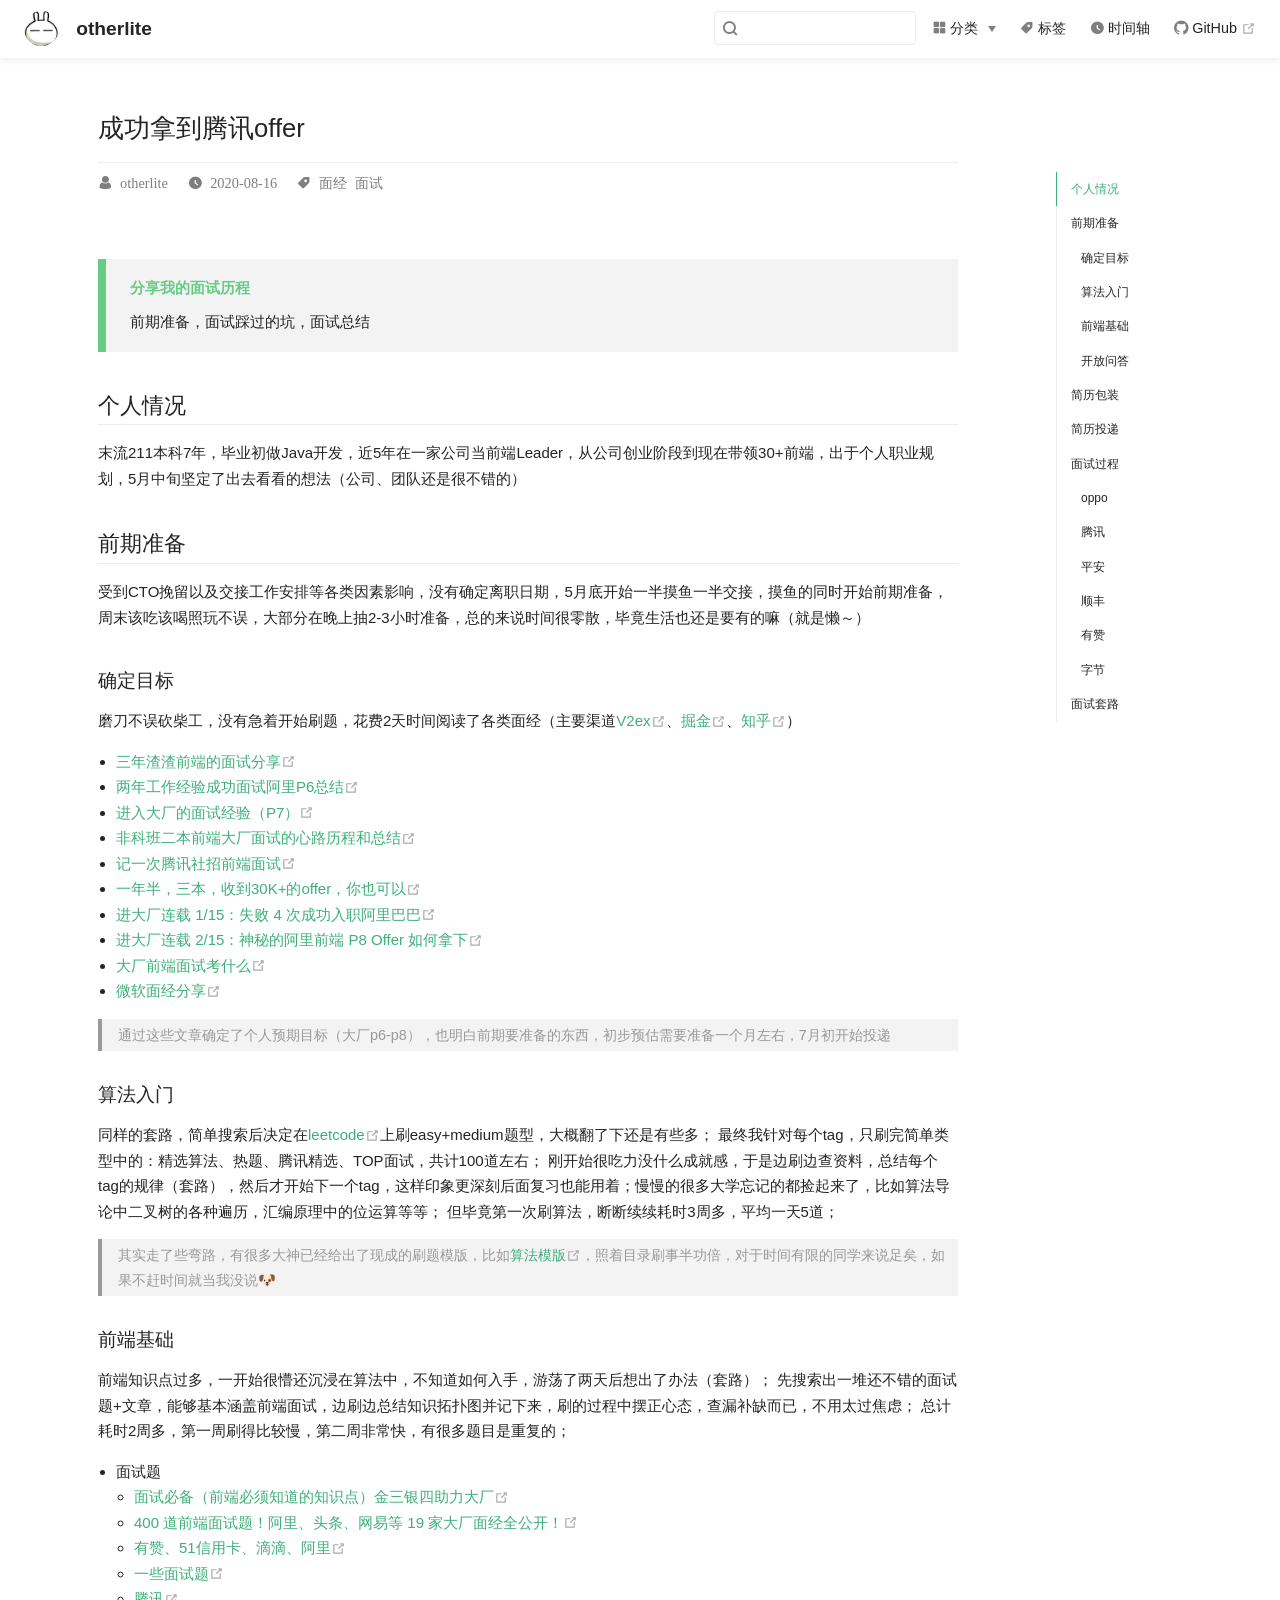
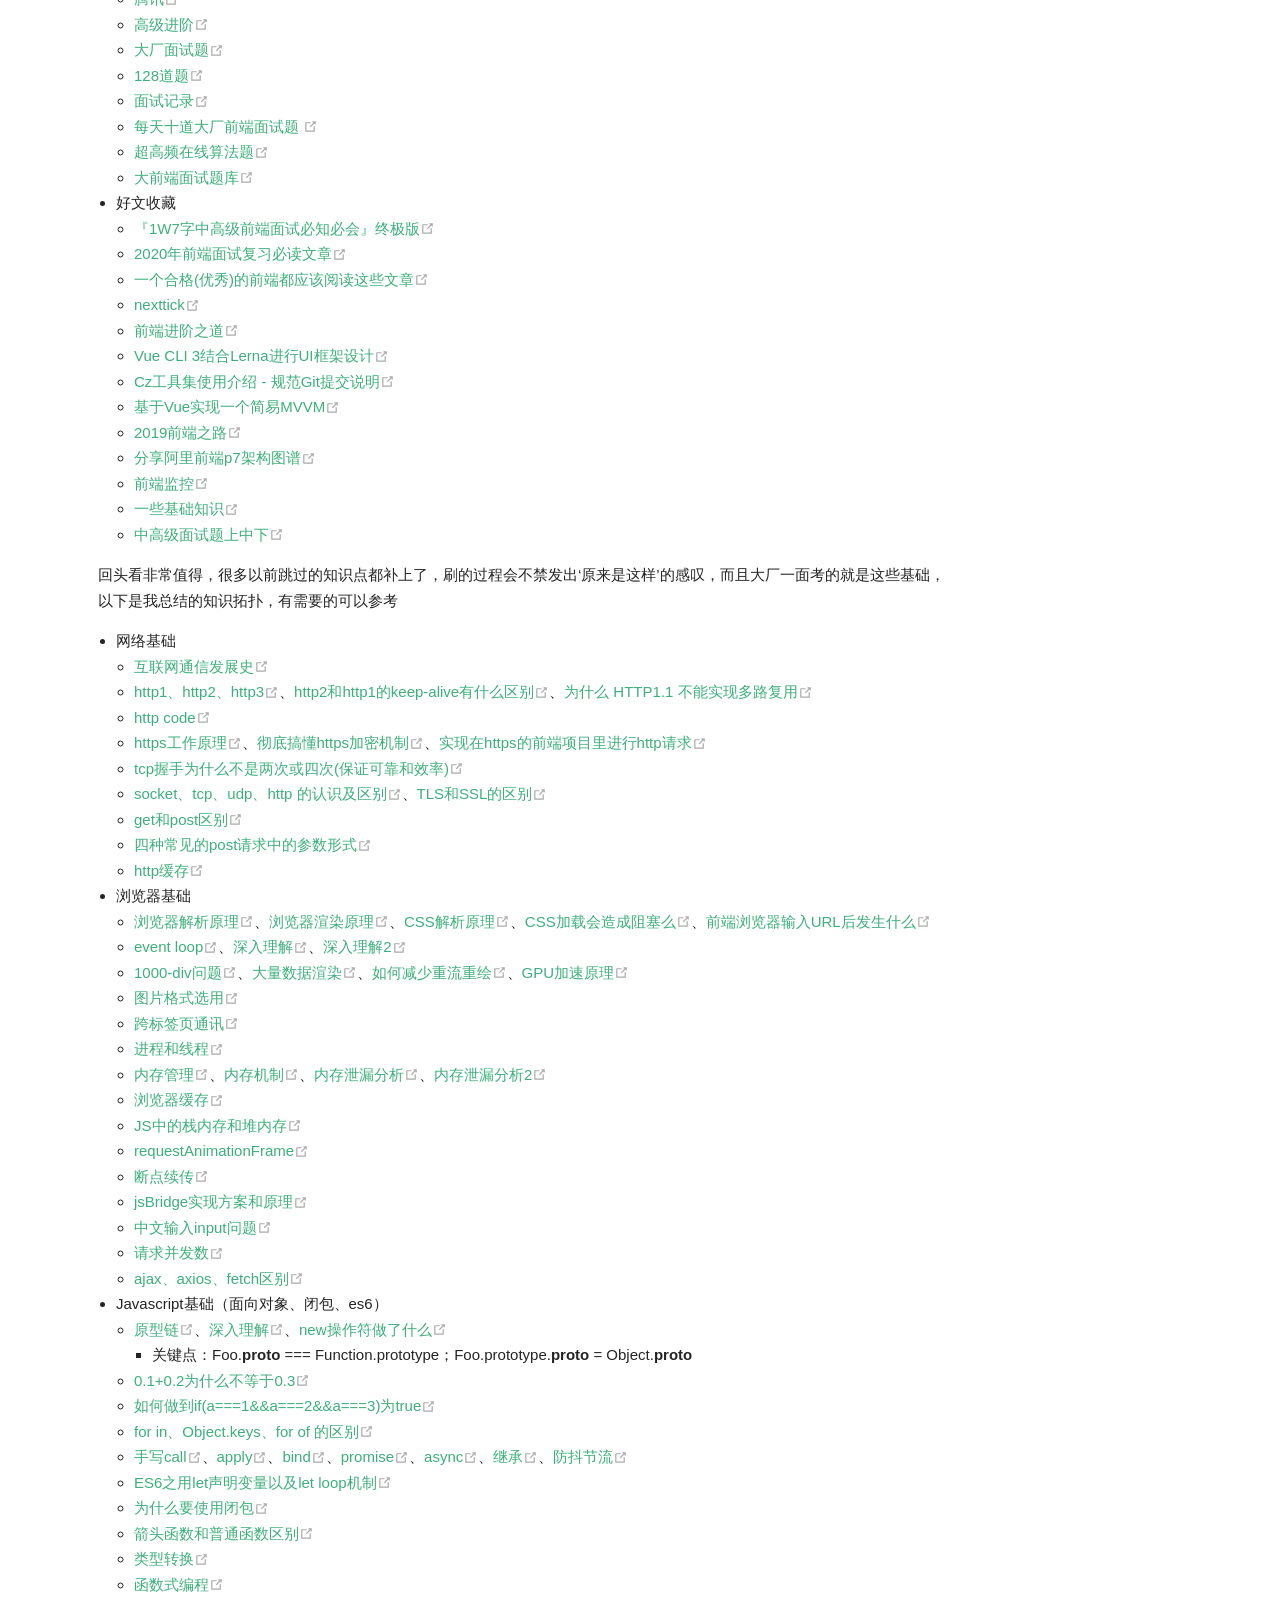
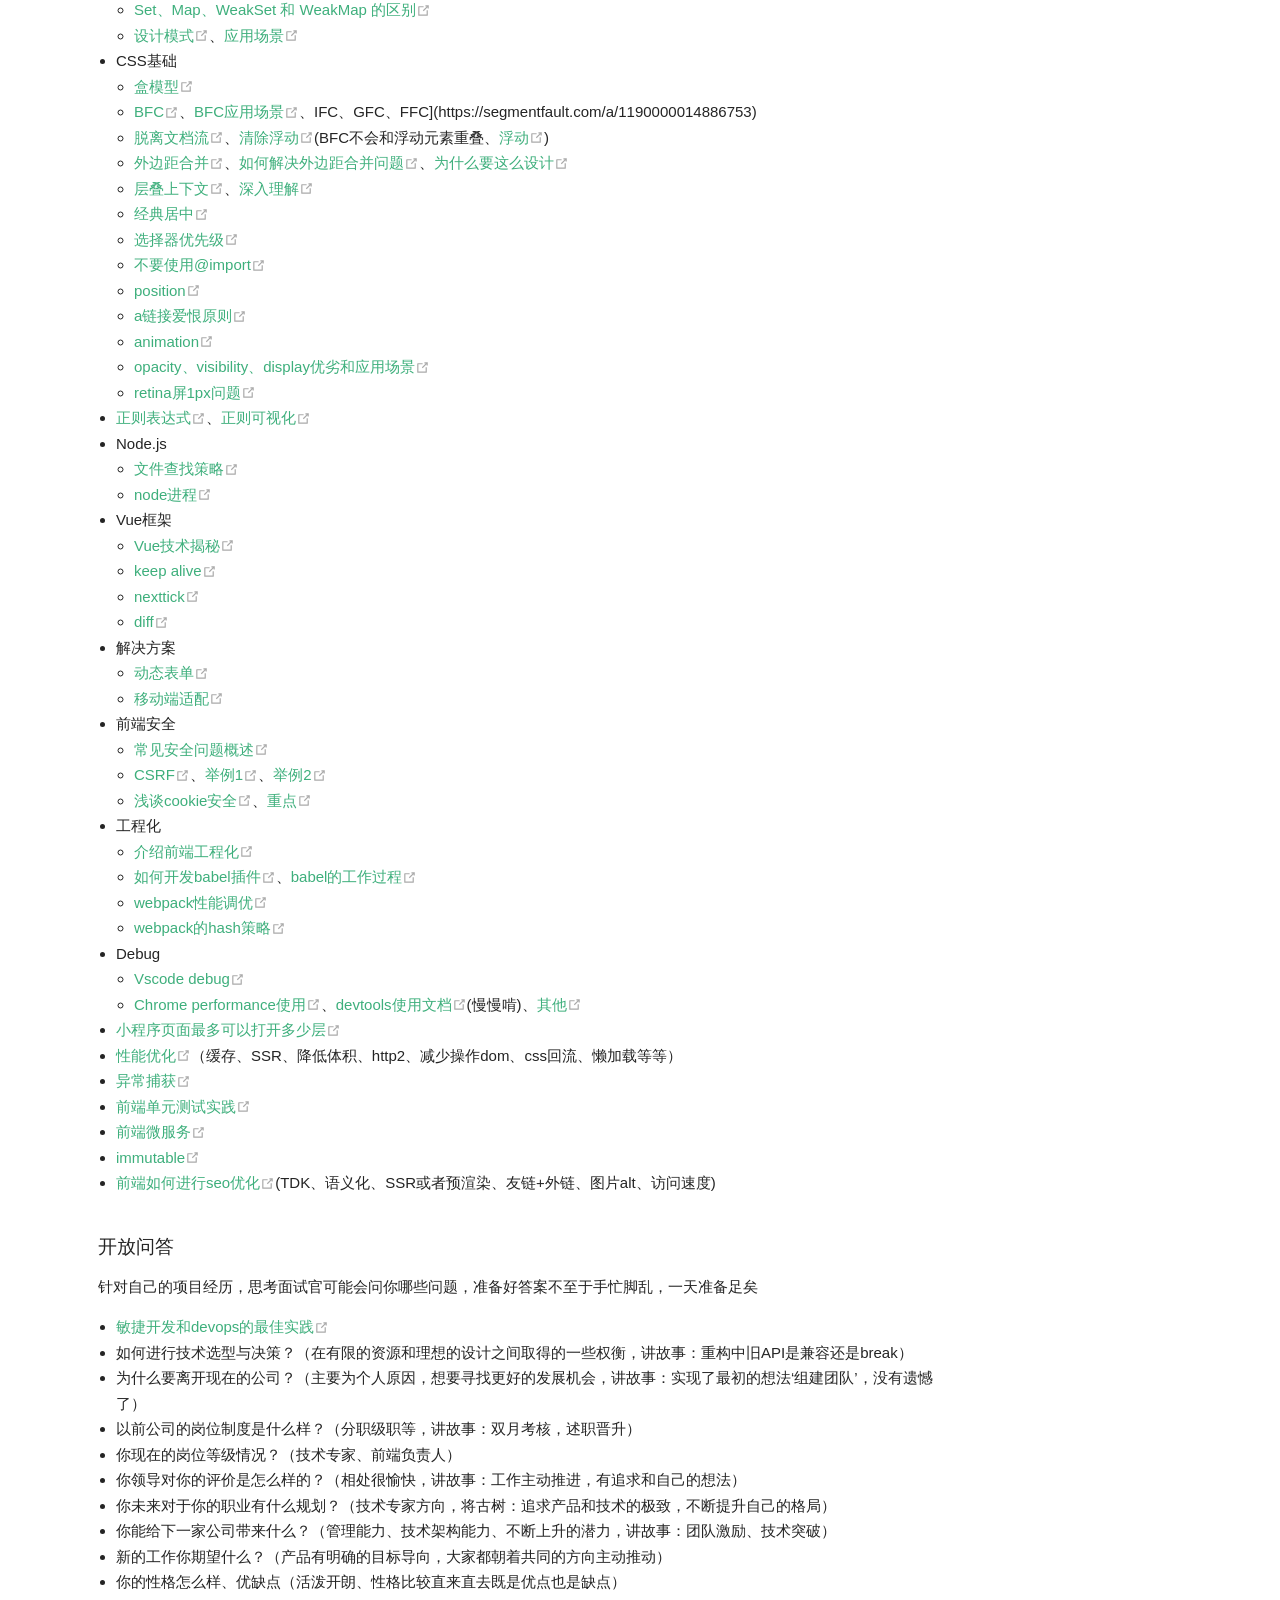
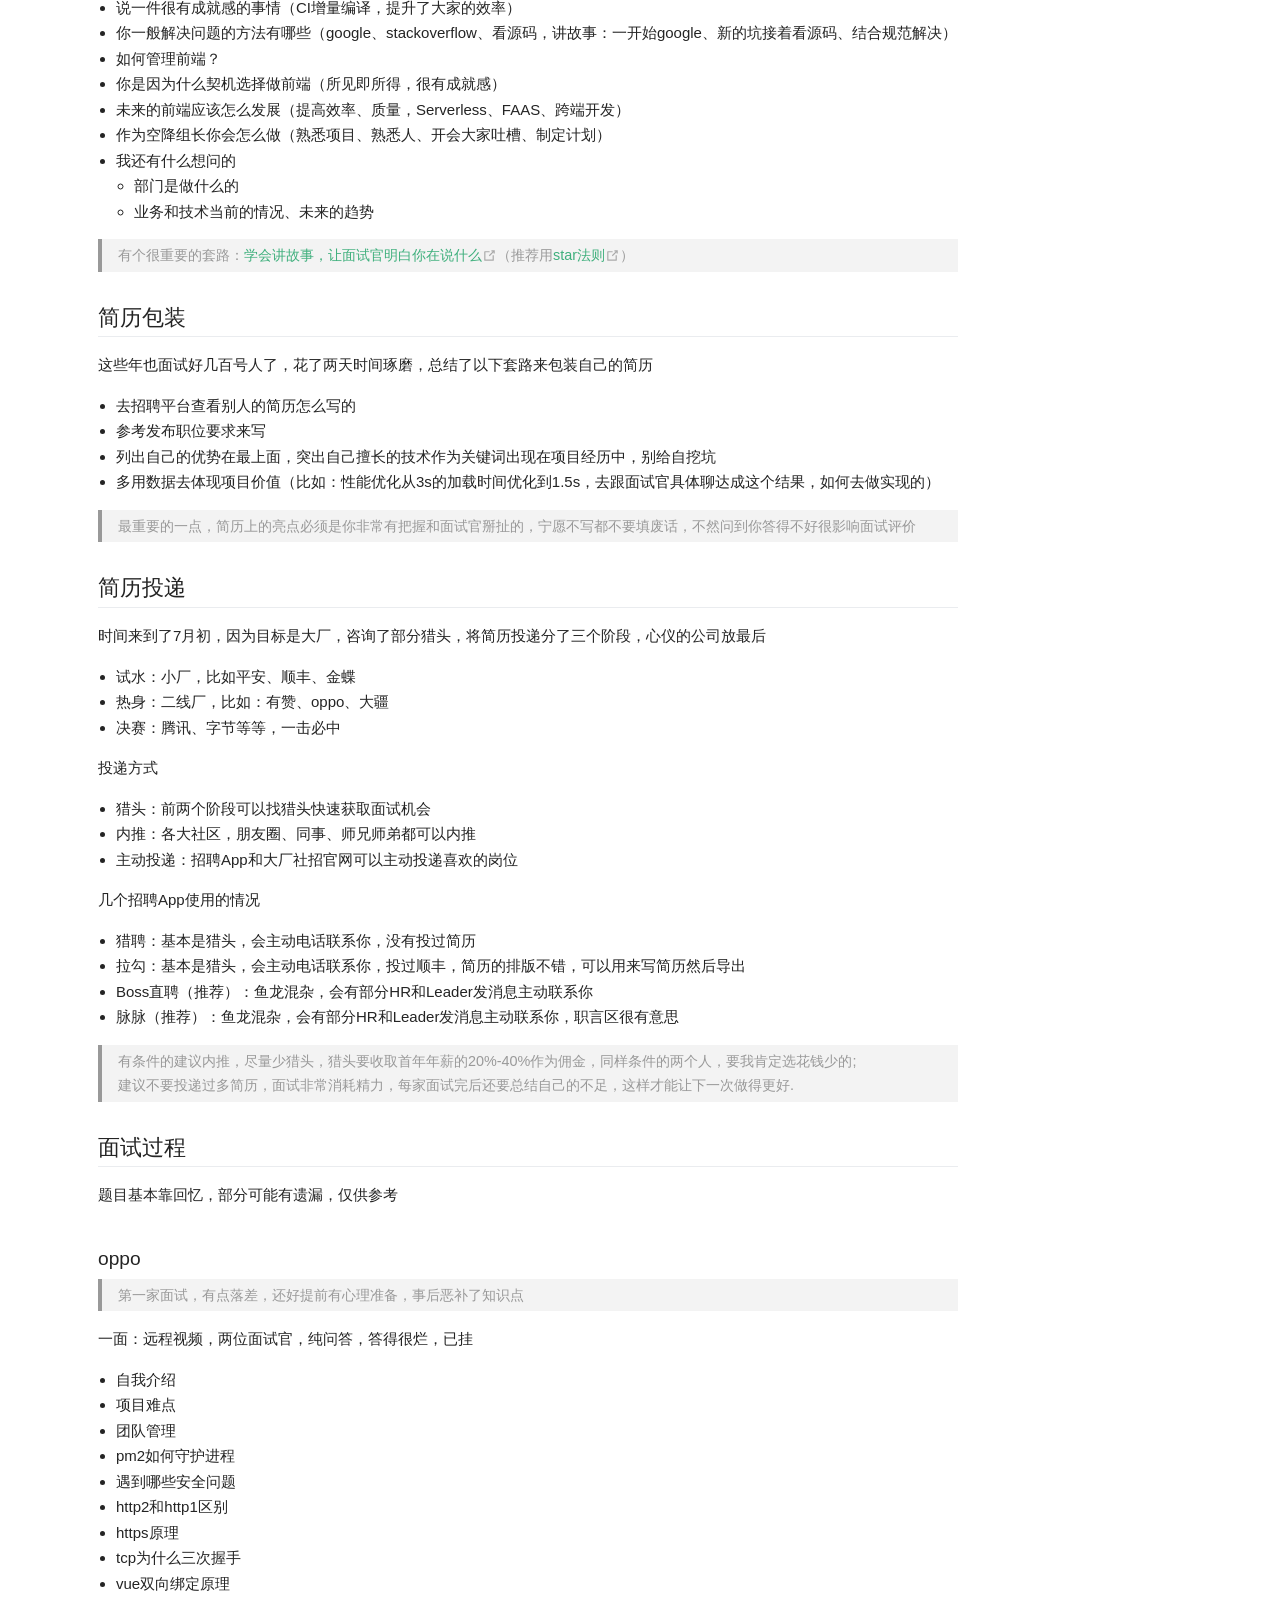
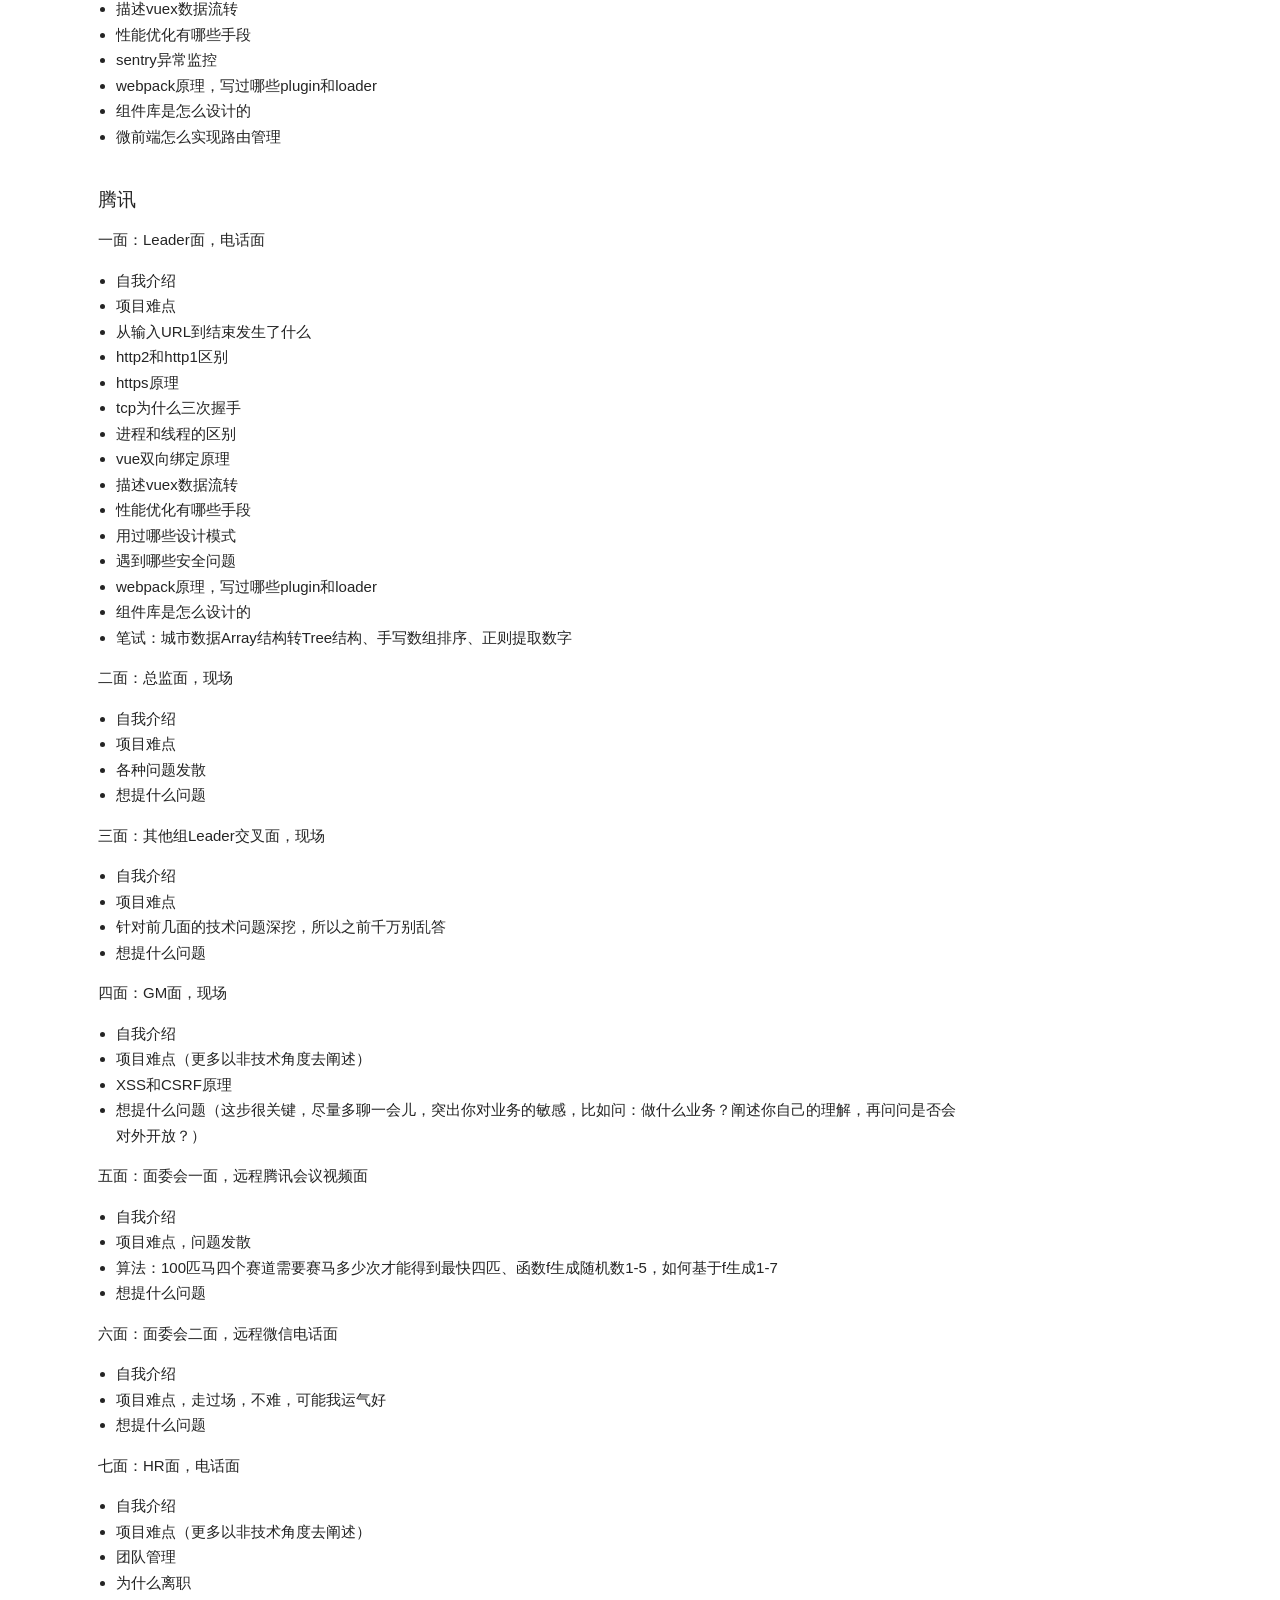
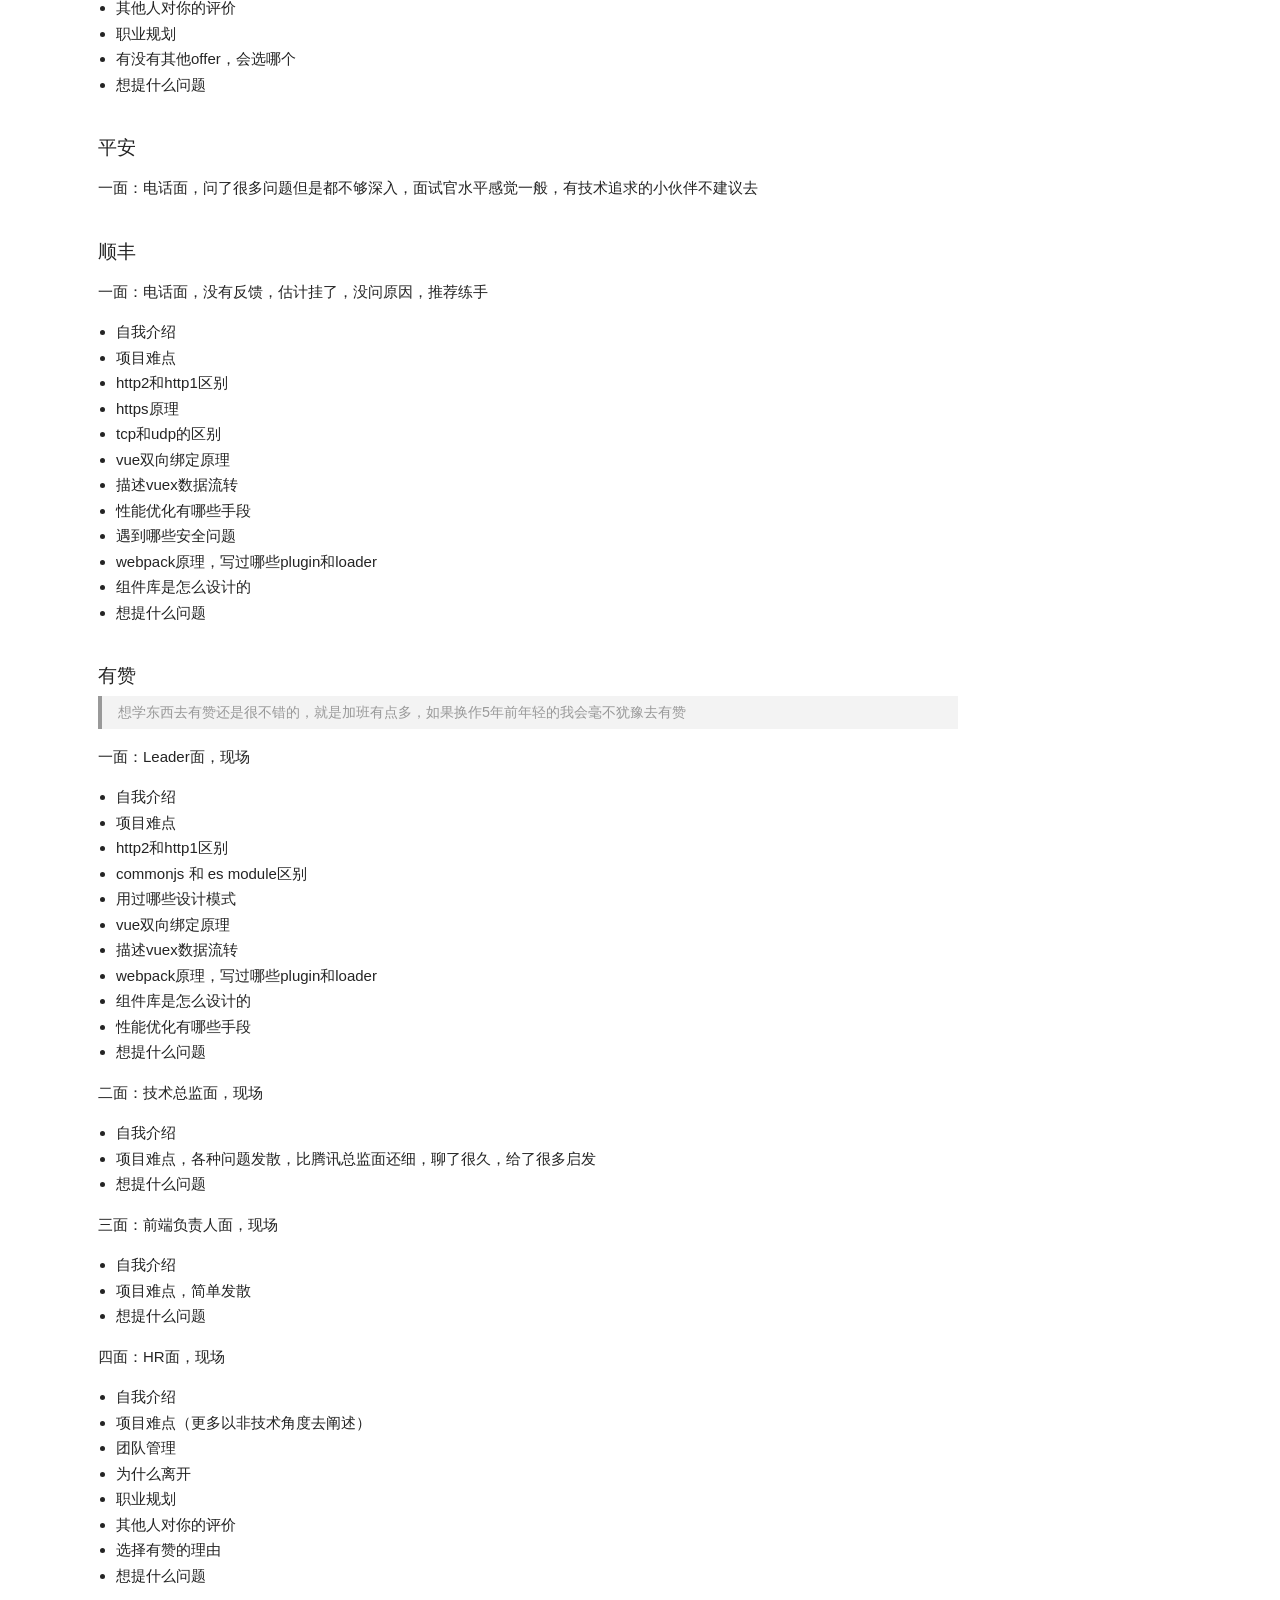
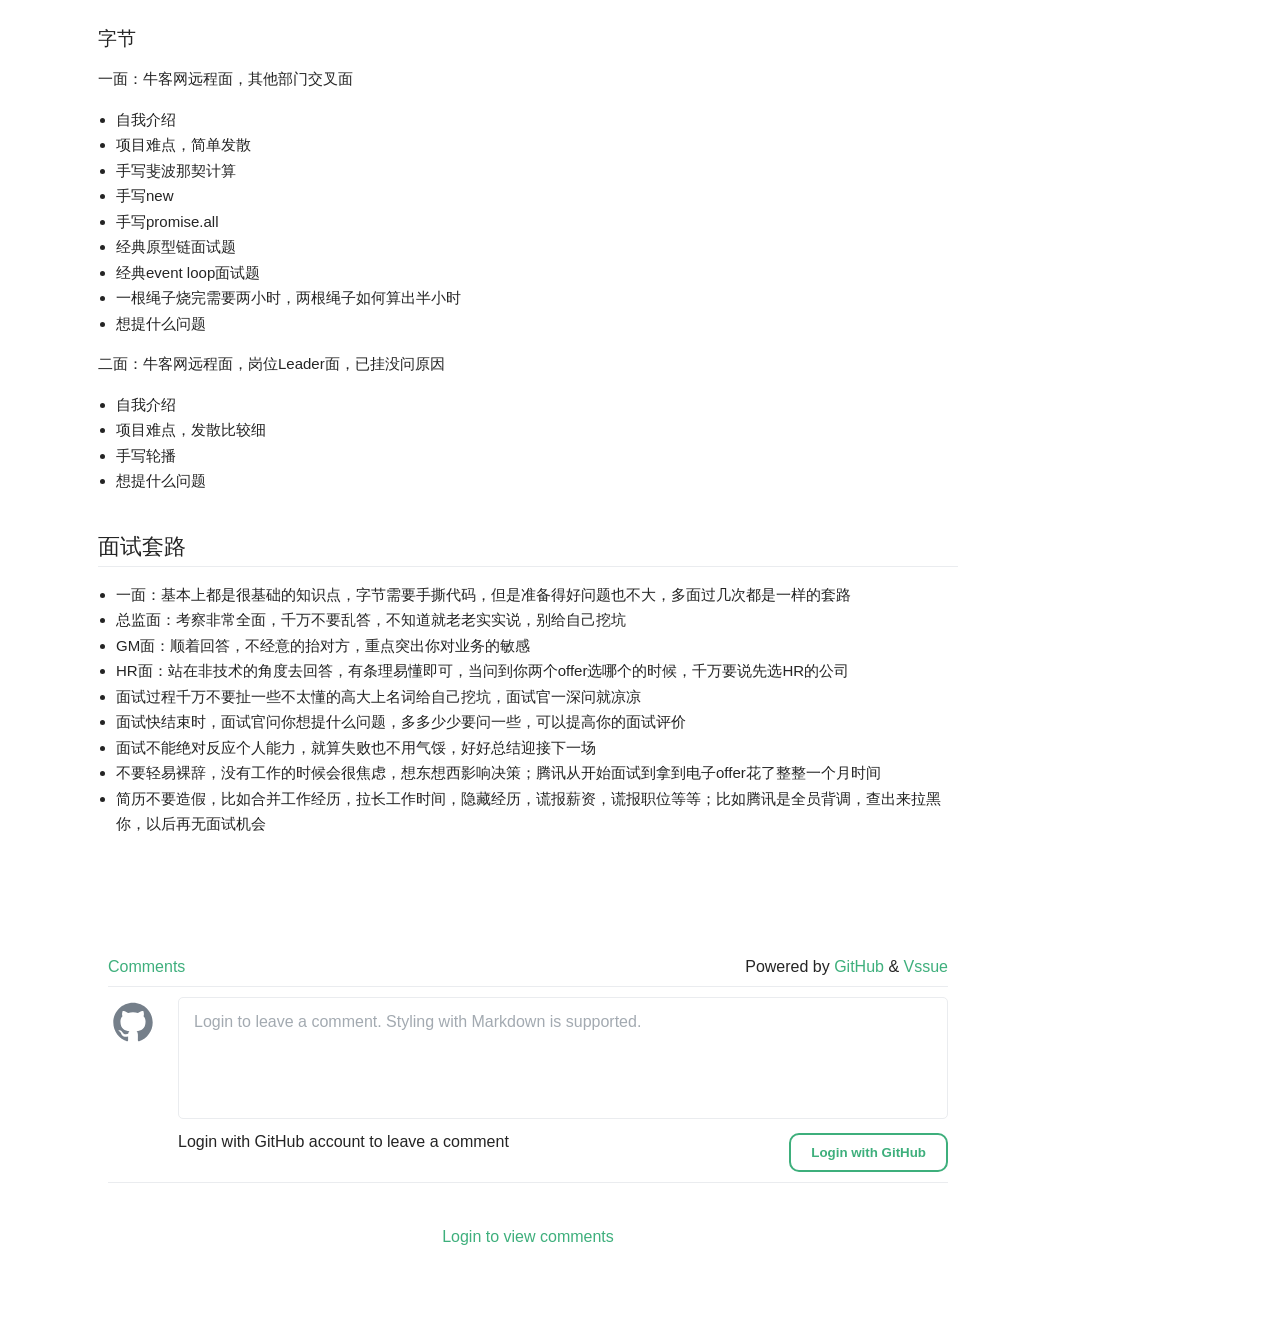
<file: blogs/job/成功拿到腾讯offer.html>
<!DOCTYPE html>
<html lang="en-US">
  <head>
    <meta charset="utf-8">
    <meta name="viewport" content="width=device-width,initial-scale=1">
    <title>成功拿到腾讯offer | otherlite</title>
    <meta name="generator" content="VuePress 1.5.1">
    <link rel="icon" href="/logo.ico" type="image/x-icon">
    <meta name="description" content="">
    <meta name="viewport" content="width=device-width,initial-scale=1,user-scalable=no">
    <link rel="preload" href="/assets/css/0.styles.3c4894a7.css" as="style"><link rel="preload" href="/assets/js/app.17042e9a.js" as="script"><link rel="preload" href="/assets/js/3.a65add46.js" as="script"><link rel="preload" href="/assets/js/1.6318e668.js" as="script"><link rel="preload" href="/assets/js/12.84827233.js" as="script"><link rel="prefetch" href="/assets/js/10.470a7c85.js"><link rel="prefetch" href="/assets/js/11.11b4bb1d.js"><link rel="prefetch" href="/assets/js/4.602d4b8a.js"><link rel="prefetch" href="/assets/js/5.f9e12f32.js"><link rel="prefetch" href="/assets/js/6.9d68436f.js"><link rel="prefetch" href="/assets/js/7.6292c407.js"><link rel="prefetch" href="/assets/js/8.487a11c2.js"><link rel="prefetch" href="/assets/js/9.0cd2268a.js">
    <link rel="stylesheet" href="/assets/css/0.styles.3c4894a7.css">
  </head>
  <body>
    <div id="app" data-server-rendered="true"><div class="theme-container no-sidebar" data-v-dad8a512><div data-v-dad8a512><div id="loader-wrapper" class="loading-wrapper" data-v-d48f4d20 data-v-dad8a512 data-v-dad8a512><div class="loader-main" data-v-d48f4d20><div data-v-d48f4d20></div><div data-v-d48f4d20></div><div data-v-d48f4d20></div><div data-v-d48f4d20></div></div> <!----> <!----></div> <div class="password-shadow password-wrapper-out" style="display:none;" data-v-64685f0e data-v-dad8a512 data-v-dad8a512><h3 class="title" style="display:none;" data-v-64685f0e data-v-64685f0e>otherlite</h3> <!----> <label id="box" class="inputBox" style="display:none;" data-v-64685f0e data-v-64685f0e><input type="password" value="" data-v-64685f0e> <span data-v-64685f0e>Konck! Knock!</span> <button data-v-64685f0e>OK</button></label> <div class="footer" style="display:none;" data-v-64685f0e data-v-64685f0e><span data-v-64685f0e><i class="iconfont reco-theme" data-v-64685f0e></i> <a target="blank" href="https://vuepress-theme-reco.recoluan.com" data-v-64685f0e>vuePress-theme-reco</a></span> <span data-v-64685f0e><i class="iconfont reco-copyright" data-v-64685f0e></i> <a data-v-64685f0e><span data-v-64685f0e>otherlite</span>
            
          <!---->
          2020
        </a></span></div></div> <div class="hide" data-v-dad8a512><header class="navbar" data-v-dad8a512><div class="sidebar-button"><svg xmlns="http://www.w3.org/2000/svg" aria-hidden="true" role="img" viewBox="0 0 448 512" class="icon"><path fill="currentColor" d="M436 124H12c-6.627 0-12-5.373-12-12V80c0-6.627 5.373-12 12-12h424c6.627 0 12 5.373 12 12v32c0 6.627-5.373 12-12 12zm0 160H12c-6.627 0-12-5.373-12-12v-32c0-6.627 5.373-12 12-12h424c6.627 0 12 5.373 12 12v32c0 6.627-5.373 12-12 12zm0 160H12c-6.627 0-12-5.373-12-12v-32c0-6.627 5.373-12 12-12h424c6.627 0 12 5.373 12 12v32c0 6.627-5.373 12-12 12z"></path></svg></div> <a href="/" class="home-link router-link-active"><img src="/logo.png" alt="otherlite" class="logo"> <span class="site-name">otherlite</span></a> <div class="links"><!----> <div class="search-box"><i class="iconfont reco-search"></i> <input aria-label="Search" autocomplete="off" spellcheck="false" value=""> <!----></div> <nav class="nav-links can-hide"><div class="nav-item"><div class="dropdown-wrapper"><a class="dropdown-title"><span class="title"><i class="iconfont reco-category"></i>
      分类
    </span> <span class="arrow right"></span></a> <ul class="nav-dropdown" style="display:none;"><li class="dropdown-item"><!----> <a href="/categories/工作/" class="nav-link"><i class="iconfont undefined"></i>
  工作
</a></li></ul></div></div><div class="nav-item"><a href="/tag/" class="nav-link"><i class="iconfont reco-tag"></i>
  标签
</a></div><div class="nav-item"><a href="/timeLine/" class="nav-link"><i class="iconfont reco-date"></i>
  时间轴
</a></div><div class="nav-item"><a href="https://github.com/otherlite" target="_blank" rel="noopener noreferrer" class="nav-link external"><i class="iconfont reco-github"></i>
  GitHub
  <svg xmlns="http://www.w3.org/2000/svg" aria-hidden="true" x="0px" y="0px" viewBox="0 0 100 100" width="15" height="15" class="icon outbound"><path fill="currentColor" d="M18.8,85.1h56l0,0c2.2,0,4-1.8,4-4v-32h-8v28h-48v-48h28v-8h-32l0,0c-2.2,0-4,1.8-4,4v56C14.8,83.3,16.6,85.1,18.8,85.1z"></path> <polygon fill="currentColor" points="45.7,48.7 51.3,54.3 77.2,28.5 77.2,37.2 85.2,37.2 85.2,14.9 62.8,14.9 62.8,22.9 71.5,22.9"></polygon></svg></a></div> <!----></nav></div></header> <div class="sidebar-mask" data-v-dad8a512></div> <aside class="sidebar" data-v-dad8a512><div class="personal-info-wrapper" data-v-ca798c94 data-v-dad8a512><!----> <h3 class="name" data-v-ca798c94>
    otherlite
  </h3> <div class="num" data-v-ca798c94><div data-v-ca798c94><h3 data-v-ca798c94>1</h3> <h6 data-v-ca798c94>Article</h6></div> <div data-v-ca798c94><h3 data-v-ca798c94>2</h3> <h6 data-v-ca798c94>Tag</h6></div></div> <hr data-v-ca798c94></div> <nav class="nav-links"><div class="nav-item"><div class="dropdown-wrapper"><a class="dropdown-title"><span class="title"><i class="iconfont reco-category"></i>
      分类
    </span> <span class="arrow right"></span></a> <ul class="nav-dropdown" style="display:none;"><li class="dropdown-item"><!----> <a href="/categories/工作/" class="nav-link"><i class="iconfont undefined"></i>
  工作
</a></li></ul></div></div><div class="nav-item"><a href="/tag/" class="nav-link"><i class="iconfont reco-tag"></i>
  标签
</a></div><div class="nav-item"><a href="/timeLine/" class="nav-link"><i class="iconfont reco-date"></i>
  时间轴
</a></div><div class="nav-item"><a href="https://github.com/otherlite" target="_blank" rel="noopener noreferrer" class="nav-link external"><i class="iconfont reco-github"></i>
  GitHub
  <svg xmlns="http://www.w3.org/2000/svg" aria-hidden="true" x="0px" y="0px" viewBox="0 0 100 100" width="15" height="15" class="icon outbound"><path fill="currentColor" d="M18.8,85.1h56l0,0c2.2,0,4-1.8,4-4v-32h-8v28h-48v-48h28v-8h-32l0,0c-2.2,0-4,1.8-4,4v56C14.8,83.3,16.6,85.1,18.8,85.1z"></path> <polygon fill="currentColor" points="45.7,48.7 51.3,54.3 77.2,28.5 77.2,37.2 85.2,37.2 85.2,14.9 62.8,14.9 62.8,22.9 71.5,22.9"></polygon></svg></a></div> <!----></nav> <!----> </aside> <div class="password-shadow password-wrapper-in" style="display:none;" data-v-64685f0e data-v-dad8a512><h3 class="title" style="display:none;" data-v-64685f0e data-v-64685f0e>成功拿到腾讯offer</h3> <!----> <label id="box" class="inputBox" style="display:none;" data-v-64685f0e data-v-64685f0e><input type="password" value="" data-v-64685f0e> <span data-v-64685f0e>Konck! Knock!</span> <button data-v-64685f0e>OK</button></label> <div class="footer" style="display:none;" data-v-64685f0e data-v-64685f0e><span data-v-64685f0e><i class="iconfont reco-theme" data-v-64685f0e></i> <a target="blank" href="https://vuepress-theme-reco.recoluan.com" data-v-64685f0e>vuePress-theme-reco</a></span> <span data-v-64685f0e><i class="iconfont reco-copyright" data-v-64685f0e></i> <a data-v-64685f0e><span data-v-64685f0e>otherlite</span>
            
          <!---->
          2020
        </a></span></div></div> <div data-v-dad8a512><main class="page"><div class="page-title" style="display:none;"><h1>成功拿到腾讯offer</h1> <hr> <div data-v-aa64b9d0><i class="iconfont reco-account" data-v-aa64b9d0><span data-v-aa64b9d0>otherlite</span></i> <i class="iconfont reco-date" data-v-aa64b9d0><span data-v-aa64b9d0>2020-08-16</span></i> <!----> <i class="iconfont reco-tag tags" data-v-aa64b9d0><span class="tag-item" data-v-aa64b9d0>面经</span><span class="tag-item" data-v-aa64b9d0>面试</span></i></div></div> <div class="theme-reco-content content__default" style="display:none;"><div class="custom-block tip"><p class="custom-block-title">分享我的面试历程</p> <p>前期准备，面试踩过的坑，面试总结</p></div> <h2 id="ge-ren-qing-kuang"><a href="#ge-ren-qing-kuang" class="header-anchor">#</a> 个人情况</h2> <p>末流211本科7年，毕业初做Java开发，近5年在一家公司当前端Leader，从公司创业阶段到现在带领30+前端，出于个人职业规划，5月中旬坚定了出去看看的想法（公司、团队还是很不错的）</p> <h2 id="qian-qi-zhun-bei"><a href="#qian-qi-zhun-bei" class="header-anchor">#</a> 前期准备</h2> <p>受到CTO挽留以及交接工作安排等各类因素影响，没有确定离职日期，5月底开始一半摸鱼一半交接，摸鱼的同时开始前期准备，周末该吃该喝照玩不误，大部分在晚上抽2-3小时准备，总的来说时间很零散，毕竟生活也还是要有的嘛（就是懒～）</p> <h3 id="que-ding-mu-biao"><a href="#que-ding-mu-biao" class="header-anchor">#</a> 确定目标</h3> <p>磨刀不误砍柴工，没有急着开始刷题，花费2天时间阅读了各类面经（主要渠道<a href="https://www.v2ex.com/?tab=jobs" target="_blank" rel="noopener noreferrer">V2ex<svg xmlns="http://www.w3.org/2000/svg" aria-hidden="true" x="0px" y="0px" viewBox="0 0 100 100" width="15" height="15" class="icon outbound"><path fill="currentColor" d="M18.8,85.1h56l0,0c2.2,0,4-1.8,4-4v-32h-8v28h-48v-48h28v-8h-32l0,0c-2.2,0-4,1.8-4,4v56C14.8,83.3,16.6,85.1,18.8,85.1z"></path> <polygon fill="currentColor" points="45.7,48.7 51.3,54.3 77.2,28.5 77.2,37.2 85.2,37.2 85.2,14.9 62.8,14.9 62.8,22.9 71.5,22.9"></polygon></svg></a>、<a href="https://juejin.im/search?query=%E9%9D%A2%E7%BB%8F" target="_blank" rel="noopener noreferrer">掘金<svg xmlns="http://www.w3.org/2000/svg" aria-hidden="true" x="0px" y="0px" viewBox="0 0 100 100" width="15" height="15" class="icon outbound"><path fill="currentColor" d="M18.8,85.1h56l0,0c2.2,0,4-1.8,4-4v-32h-8v28h-48v-48h28v-8h-32l0,0c-2.2,0-4,1.8-4,4v56C14.8,83.3,16.6,85.1,18.8,85.1z"></path> <polygon fill="currentColor" points="45.7,48.7 51.3,54.3 77.2,28.5 77.2,37.2 85.2,37.2 85.2,14.9 62.8,14.9 62.8,22.9 71.5,22.9"></polygon></svg></a>、<a href="https://www.zhihu.com/search?type=content&amp;q=%E9%9D%A2%E7%BB%8F" target="_blank" rel="noopener noreferrer">知乎<svg xmlns="http://www.w3.org/2000/svg" aria-hidden="true" x="0px" y="0px" viewBox="0 0 100 100" width="15" height="15" class="icon outbound"><path fill="currentColor" d="M18.8,85.1h56l0,0c2.2,0,4-1.8,4-4v-32h-8v28h-48v-48h28v-8h-32l0,0c-2.2,0-4,1.8-4,4v56C14.8,83.3,16.6,85.1,18.8,85.1z"></path> <polygon fill="currentColor" points="45.7,48.7 51.3,54.3 77.2,28.5 77.2,37.2 85.2,37.2 85.2,14.9 62.8,14.9 62.8,22.9 71.5,22.9"></polygon></svg></a>）</p> <ul><li><a href="https://juejin.im/post/5ec4c676f265da77172014b6" target="_blank" rel="noopener noreferrer">三年渣渣前端的面试分享<svg xmlns="http://www.w3.org/2000/svg" aria-hidden="true" x="0px" y="0px" viewBox="0 0 100 100" width="15" height="15" class="icon outbound"><path fill="currentColor" d="M18.8,85.1h56l0,0c2.2,0,4-1.8,4-4v-32h-8v28h-48v-48h28v-8h-32l0,0c-2.2,0-4,1.8-4,4v56C14.8,83.3,16.6,85.1,18.8,85.1z"></path> <polygon fill="currentColor" points="45.7,48.7 51.3,54.3 77.2,28.5 77.2,37.2 85.2,37.2 85.2,14.9 62.8,14.9 62.8,22.9 71.5,22.9"></polygon></svg></a></li> <li><a href="https://juejin.im/post/5d690c726fb9a06b155dd40d" target="_blank" rel="noopener noreferrer">两年工作经验成功面试阿里P6总结<svg xmlns="http://www.w3.org/2000/svg" aria-hidden="true" x="0px" y="0px" viewBox="0 0 100 100" width="15" height="15" class="icon outbound"><path fill="currentColor" d="M18.8,85.1h56l0,0c2.2,0,4-1.8,4-4v-32h-8v28h-48v-48h28v-8h-32l0,0c-2.2,0-4,1.8-4,4v56C14.8,83.3,16.6,85.1,18.8,85.1z"></path> <polygon fill="currentColor" points="45.7,48.7 51.3,54.3 77.2,28.5 77.2,37.2 85.2,37.2 85.2,14.9 62.8,14.9 62.8,22.9 71.5,22.9"></polygon></svg></a></li> <li><a href="https://juejin.im/post/5e664bdd6fb9a07cd80f3192" target="_blank" rel="noopener noreferrer">进入大厂的面试经验（P7）<svg xmlns="http://www.w3.org/2000/svg" aria-hidden="true" x="0px" y="0px" viewBox="0 0 100 100" width="15" height="15" class="icon outbound"><path fill="currentColor" d="M18.8,85.1h56l0,0c2.2,0,4-1.8,4-4v-32h-8v28h-48v-48h28v-8h-32l0,0c-2.2,0-4,1.8-4,4v56C14.8,83.3,16.6,85.1,18.8,85.1z"></path> <polygon fill="currentColor" points="45.7,48.7 51.3,54.3 77.2,28.5 77.2,37.2 85.2,37.2 85.2,14.9 62.8,14.9 62.8,22.9 71.5,22.9"></polygon></svg></a></li> <li><a href="https://juejin.im/post/5e818e4de51d4546fb276d97" target="_blank" rel="noopener noreferrer">非科班二本前端大厂面试的心路历程和总结<svg xmlns="http://www.w3.org/2000/svg" aria-hidden="true" x="0px" y="0px" viewBox="0 0 100 100" width="15" height="15" class="icon outbound"><path fill="currentColor" d="M18.8,85.1h56l0,0c2.2,0,4-1.8,4-4v-32h-8v28h-48v-48h28v-8h-32l0,0c-2.2,0-4,1.8-4,4v56C14.8,83.3,16.6,85.1,18.8,85.1z"></path> <polygon fill="currentColor" points="45.7,48.7 51.3,54.3 77.2,28.5 77.2,37.2 85.2,37.2 85.2,14.9 62.8,14.9 62.8,22.9 71.5,22.9"></polygon></svg></a></li> <li><a href="https://juejin.im/post/5dde65496fb9a07161483fc9" target="_blank" rel="noopener noreferrer">记一次腾讯社招前端面试<svg xmlns="http://www.w3.org/2000/svg" aria-hidden="true" x="0px" y="0px" viewBox="0 0 100 100" width="15" height="15" class="icon outbound"><path fill="currentColor" d="M18.8,85.1h56l0,0c2.2,0,4-1.8,4-4v-32h-8v28h-48v-48h28v-8h-32l0,0c-2.2,0-4,1.8-4,4v56C14.8,83.3,16.6,85.1,18.8,85.1z"></path> <polygon fill="currentColor" points="45.7,48.7 51.3,54.3 77.2,28.5 77.2,37.2 85.2,37.2 85.2,14.9 62.8,14.9 62.8,22.9 71.5,22.9"></polygon></svg></a></li> <li><a href="https://juejin.im/post/5e848dc25188257375467488" target="_blank" rel="noopener noreferrer">一年半，三本，收到30K+的offer，你也可以<svg xmlns="http://www.w3.org/2000/svg" aria-hidden="true" x="0px" y="0px" viewBox="0 0 100 100" width="15" height="15" class="icon outbound"><path fill="currentColor" d="M18.8,85.1h56l0,0c2.2,0,4-1.8,4-4v-32h-8v28h-48v-48h28v-8h-32l0,0c-2.2,0-4,1.8-4,4v56C14.8,83.3,16.6,85.1,18.8,85.1z"></path> <polygon fill="currentColor" points="45.7,48.7 51.3,54.3 77.2,28.5 77.2,37.2 85.2,37.2 85.2,14.9 62.8,14.9 62.8,22.9 71.5,22.9"></polygon></svg></a></li> <li><a href="https://juejin.im/post/5edb9156518825433b133ed0" target="_blank" rel="noopener noreferrer">进大厂连载 1/15：失败 4 次成功入职阿里巴巴<svg xmlns="http://www.w3.org/2000/svg" aria-hidden="true" x="0px" y="0px" viewBox="0 0 100 100" width="15" height="15" class="icon outbound"><path fill="currentColor" d="M18.8,85.1h56l0,0c2.2,0,4-1.8,4-4v-32h-8v28h-48v-48h28v-8h-32l0,0c-2.2,0-4,1.8-4,4v56C14.8,83.3,16.6,85.1,18.8,85.1z"></path> <polygon fill="currentColor" points="45.7,48.7 51.3,54.3 77.2,28.5 77.2,37.2 85.2,37.2 85.2,14.9 62.8,14.9 62.8,22.9 71.5,22.9"></polygon></svg></a></li> <li><a href="https://juejin.im/post/5ededa0ae51d457847716825" target="_blank" rel="noopener noreferrer">进大厂连载 2/15：神秘的阿里前端 P8 Offer 如何拿下<svg xmlns="http://www.w3.org/2000/svg" aria-hidden="true" x="0px" y="0px" viewBox="0 0 100 100" width="15" height="15" class="icon outbound"><path fill="currentColor" d="M18.8,85.1h56l0,0c2.2,0,4-1.8,4-4v-32h-8v28h-48v-48h28v-8h-32l0,0c-2.2,0-4,1.8-4,4v56C14.8,83.3,16.6,85.1,18.8,85.1z"></path> <polygon fill="currentColor" points="45.7,48.7 51.3,54.3 77.2,28.5 77.2,37.2 85.2,37.2 85.2,14.9 62.8,14.9 62.8,22.9 71.5,22.9"></polygon></svg></a></li> <li><a href="https://juejin.im/post/5ab70735f265da237a4cf9b1" target="_blank" rel="noopener noreferrer">大厂前端面试考什么<svg xmlns="http://www.w3.org/2000/svg" aria-hidden="true" x="0px" y="0px" viewBox="0 0 100 100" width="15" height="15" class="icon outbound"><path fill="currentColor" d="M18.8,85.1h56l0,0c2.2,0,4-1.8,4-4v-32h-8v28h-48v-48h28v-8h-32l0,0c-2.2,0-4,1.8-4,4v56C14.8,83.3,16.6,85.1,18.8,85.1z"></path> <polygon fill="currentColor" points="45.7,48.7 51.3,54.3 77.2,28.5 77.2,37.2 85.2,37.2 85.2,14.9 62.8,14.9 62.8,22.9 71.5,22.9"></polygon></svg></a></li> <li><a href="https://mp.weixin.qq.com/s?__biz=MzIwODE4Nzg2NQ==&amp;mid=2650548534&amp;idx=1&amp;sn=7b8b5f417e3e9423f6584bdc69328abc" target="_blank" rel="noopener noreferrer">微软面经分享<svg xmlns="http://www.w3.org/2000/svg" aria-hidden="true" x="0px" y="0px" viewBox="0 0 100 100" width="15" height="15" class="icon outbound"><path fill="currentColor" d="M18.8,85.1h56l0,0c2.2,0,4-1.8,4-4v-32h-8v28h-48v-48h28v-8h-32l0,0c-2.2,0-4,1.8-4,4v56C14.8,83.3,16.6,85.1,18.8,85.1z"></path> <polygon fill="currentColor" points="45.7,48.7 51.3,54.3 77.2,28.5 77.2,37.2 85.2,37.2 85.2,14.9 62.8,14.9 62.8,22.9 71.5,22.9"></polygon></svg></a></li></ul> <blockquote><p>通过这些文章确定了个人预期目标（大厂p6-p8），也明白前期要准备的东西，初步预估需要准备一个月左右，7月初开始投递</p></blockquote> <h3 id="suan-fa-ru-men"><a href="#suan-fa-ru-men" class="header-anchor">#</a> 算法入门</h3> <p>同样的套路，简单搜索后决定在<a href="https://leetcode-cn.com/" target="_blank" rel="noopener noreferrer">leetcode<svg xmlns="http://www.w3.org/2000/svg" aria-hidden="true" x="0px" y="0px" viewBox="0 0 100 100" width="15" height="15" class="icon outbound"><path fill="currentColor" d="M18.8,85.1h56l0,0c2.2,0,4-1.8,4-4v-32h-8v28h-48v-48h28v-8h-32l0,0c-2.2,0-4,1.8-4,4v56C14.8,83.3,16.6,85.1,18.8,85.1z"></path> <polygon fill="currentColor" points="45.7,48.7 51.3,54.3 77.2,28.5 77.2,37.2 85.2,37.2 85.2,14.9 62.8,14.9 62.8,22.9 71.5,22.9"></polygon></svg></a>上刷easy+medium题型，大概翻了下还是有些多；
最终我针对每个tag，只刷完简单类型中的：精选算法、热题、腾讯精选、TOP面试，共计100道左右；
刚开始很吃力没什么成就感，于是边刷边查资料，总结每个tag的规律（套路），然后才开始下一个tag，这样印象更深刻后面复习也能用着；慢慢的很多大学忘记的都捡起来了，比如算法导论中二叉树的各种遍历，汇编原理中的位运算等等；
但毕竟第一次刷算法，断断续续耗时3周多，平均一天5道；</p> <blockquote><p>其实走了些弯路，有很多大神已经给出了现成的刷题模版，比如<a href="https://greyireland.gitbook.io/algorithm-pattern/" target="_blank" rel="noopener noreferrer">算法模版<svg xmlns="http://www.w3.org/2000/svg" aria-hidden="true" x="0px" y="0px" viewBox="0 0 100 100" width="15" height="15" class="icon outbound"><path fill="currentColor" d="M18.8,85.1h56l0,0c2.2,0,4-1.8,4-4v-32h-8v28h-48v-48h28v-8h-32l0,0c-2.2,0-4,1.8-4,4v56C14.8,83.3,16.6,85.1,18.8,85.1z"></path> <polygon fill="currentColor" points="45.7,48.7 51.3,54.3 77.2,28.5 77.2,37.2 85.2,37.2 85.2,14.9 62.8,14.9 62.8,22.9 71.5,22.9"></polygon></svg></a>，照着目录刷事半功倍，对于时间有限的同学来说足矣，如果不赶时间就当我没说🐶</p></blockquote> <h3 id="qian-duan-ji-chu"><a href="#qian-duan-ji-chu" class="header-anchor">#</a> 前端基础</h3> <p>前端知识点过多，一开始很懵还沉浸在算法中，不知道如何入手，游荡了两天后想出了办法（套路）；
先搜索出一堆还不错的面试题+文章，能够基本涵盖前端面试，边刷边总结知识拓扑图并记下来，刷的过程中摆正心态，查漏补缺而已，不用太过焦虑；
总计耗时2周多，第一周刷得比较慢，第二周非常快，有很多题目是重复的；</p> <ul><li>面试题
<ul><li><a href="https://juejin.im/post/5e7c4b69f265da42ea70de57" target="_blank" rel="noopener noreferrer">面试必备（前端必须知道的知识点）金三银四助力大厂<svg xmlns="http://www.w3.org/2000/svg" aria-hidden="true" x="0px" y="0px" viewBox="0 0 100 100" width="15" height="15" class="icon outbound"><path fill="currentColor" d="M18.8,85.1h56l0,0c2.2,0,4-1.8,4-4v-32h-8v28h-48v-48h28v-8h-32l0,0c-2.2,0-4,1.8-4,4v56C14.8,83.3,16.6,85.1,18.8,85.1z"></path> <polygon fill="currentColor" points="45.7,48.7 51.3,54.3 77.2,28.5 77.2,37.2 85.2,37.2 85.2,14.9 62.8,14.9 62.8,22.9 71.5,22.9"></polygon></svg></a></li> <li><a href="https://zhuanlan.zhihu.com/p/132378974" target="_blank" rel="noopener noreferrer">400 道前端面试题！阿里、头条、网易等 19 家大厂面经全公开！<svg xmlns="http://www.w3.org/2000/svg" aria-hidden="true" x="0px" y="0px" viewBox="0 0 100 100" width="15" height="15" class="icon outbound"><path fill="currentColor" d="M18.8,85.1h56l0,0c2.2,0,4-1.8,4-4v-32h-8v28h-48v-48h28v-8h-32l0,0c-2.2,0-4,1.8-4,4v56C14.8,83.3,16.6,85.1,18.8,85.1z"></path> <polygon fill="currentColor" points="45.7,48.7 51.3,54.3 77.2,28.5 77.2,37.2 85.2,37.2 85.2,14.9 62.8,14.9 62.8,22.9 71.5,22.9"></polygon></svg></a></li> <li><a href="https://juejin.im/post/5d690c726fb9a06b155dd40d#heading-4" target="_blank" rel="noopener noreferrer">有赞、51信用卡、滴滴、阿里<svg xmlns="http://www.w3.org/2000/svg" aria-hidden="true" x="0px" y="0px" viewBox="0 0 100 100" width="15" height="15" class="icon outbound"><path fill="currentColor" d="M18.8,85.1h56l0,0c2.2,0,4-1.8,4-4v-32h-8v28h-48v-48h28v-8h-32l0,0c-2.2,0-4,1.8-4,4v56C14.8,83.3,16.6,85.1,18.8,85.1z"></path> <polygon fill="currentColor" points="45.7,48.7 51.3,54.3 77.2,28.5 77.2,37.2 85.2,37.2 85.2,14.9 62.8,14.9 62.8,22.9 71.5,22.9"></polygon></svg></a></li> <li><a href="https://juejin.im/post/5e818e4de51d4546fb276d97#heading-15" target="_blank" rel="noopener noreferrer">一些面试题<svg xmlns="http://www.w3.org/2000/svg" aria-hidden="true" x="0px" y="0px" viewBox="0 0 100 100" width="15" height="15" class="icon outbound"><path fill="currentColor" d="M18.8,85.1h56l0,0c2.2,0,4-1.8,4-4v-32h-8v28h-48v-48h28v-8h-32l0,0c-2.2,0-4,1.8-4,4v56C14.8,83.3,16.6,85.1,18.8,85.1z"></path> <polygon fill="currentColor" points="45.7,48.7 51.3,54.3 77.2,28.5 77.2,37.2 85.2,37.2 85.2,14.9 62.8,14.9 62.8,22.9 71.5,22.9"></polygon></svg></a></li> <li><a href="https://juejin.im/post/5dde65496fb9a07161483fc9#heading-3" target="_blank" rel="noopener noreferrer">腾讯<svg xmlns="http://www.w3.org/2000/svg" aria-hidden="true" x="0px" y="0px" viewBox="0 0 100 100" width="15" height="15" class="icon outbound"><path fill="currentColor" d="M18.8,85.1h56l0,0c2.2,0,4-1.8,4-4v-32h-8v28h-48v-48h28v-8h-32l0,0c-2.2,0-4,1.8-4,4v56C14.8,83.3,16.6,85.1,18.8,85.1z"></path> <polygon fill="currentColor" points="45.7,48.7 51.3,54.3 77.2,28.5 77.2,37.2 85.2,37.2 85.2,14.9 62.8,14.9 62.8,22.9 71.5,22.9"></polygon></svg></a></li> <li><a href="https://github.com/Advanced-Frontend/Daily-Interview-Question" target="_blank" rel="noopener noreferrer">高级进阶<svg xmlns="http://www.w3.org/2000/svg" aria-hidden="true" x="0px" y="0px" viewBox="0 0 100 100" width="15" height="15" class="icon outbound"><path fill="currentColor" d="M18.8,85.1h56l0,0c2.2,0,4-1.8,4-4v-32h-8v28h-48v-48h28v-8h-32l0,0c-2.2,0-4,1.8-4,4v56C14.8,83.3,16.6,85.1,18.8,85.1z"></path> <polygon fill="currentColor" points="45.7,48.7 51.3,54.3 77.2,28.5 77.2,37.2 85.2,37.2 85.2,14.9 62.8,14.9 62.8,22.9 71.5,22.9"></polygon></svg></a></li> <li><a href="https://juejin.im/post/5e82aa8df265da47ca6910b5" target="_blank" rel="noopener noreferrer">大厂面试题<svg xmlns="http://www.w3.org/2000/svg" aria-hidden="true" x="0px" y="0px" viewBox="0 0 100 100" width="15" height="15" class="icon outbound"><path fill="currentColor" d="M18.8,85.1h56l0,0c2.2,0,4-1.8,4-4v-32h-8v28h-48v-48h28v-8h-32l0,0c-2.2,0-4,1.8-4,4v56C14.8,83.3,16.6,85.1,18.8,85.1z"></path> <polygon fill="currentColor" points="45.7,48.7 51.3,54.3 77.2,28.5 77.2,37.2 85.2,37.2 85.2,14.9 62.8,14.9 62.8,22.9 71.5,22.9"></polygon></svg></a></li> <li><a href="https://juejin.im/post/5eb55ceb6fb9a0436748297d" target="_blank" rel="noopener noreferrer">128道题<svg xmlns="http://www.w3.org/2000/svg" aria-hidden="true" x="0px" y="0px" viewBox="0 0 100 100" width="15" height="15" class="icon outbound"><path fill="currentColor" d="M18.8,85.1h56l0,0c2.2,0,4-1.8,4-4v-32h-8v28h-48v-48h28v-8h-32l0,0c-2.2,0-4,1.8-4,4v56C14.8,83.3,16.6,85.1,18.8,85.1z"></path> <polygon fill="currentColor" points="45.7,48.7 51.3,54.3 77.2,28.5 77.2,37.2 85.2,37.2 85.2,14.9 62.8,14.9 62.8,22.9 71.5,22.9"></polygon></svg></a></li> <li><a href="https://juejin.im/post/5eda38ebf265da7700281d57#heading-15" target="_blank" rel="noopener noreferrer">面试记录<svg xmlns="http://www.w3.org/2000/svg" aria-hidden="true" x="0px" y="0px" viewBox="0 0 100 100" width="15" height="15" class="icon outbound"><path fill="currentColor" d="M18.8,85.1h56l0,0c2.2,0,4-1.8,4-4v-32h-8v28h-48v-48h28v-8h-32l0,0c-2.2,0-4,1.8-4,4v56C14.8,83.3,16.6,85.1,18.8,85.1z"></path> <polygon fill="currentColor" points="45.7,48.7 51.3,54.3 77.2,28.5 77.2,37.2 85.2,37.2 85.2,14.9 62.8,14.9 62.8,22.9 71.5,22.9"></polygon></svg></a></li> <li><a href="https://github.com/airuikun/Weekly-FE-Interview" target="_blank" rel="noopener noreferrer">每天十道大厂前端面试题 <svg xmlns="http://www.w3.org/2000/svg" aria-hidden="true" x="0px" y="0px" viewBox="0 0 100 100" width="15" height="15" class="icon outbound"><path fill="currentColor" d="M18.8,85.1h56l0,0c2.2,0,4-1.8,4-4v-32h-8v28h-48v-48h28v-8h-32l0,0c-2.2,0-4,1.8-4,4v56C14.8,83.3,16.6,85.1,18.8,85.1z"></path> <polygon fill="currentColor" points="45.7,48.7 51.3,54.3 77.2,28.5 77.2,37.2 85.2,37.2 85.2,14.9 62.8,14.9 62.8,22.9 71.5,22.9"></polygon></svg></a></li> <li><a href="https://juejin.im/post/5e9c42c7f265da47f5179d5e" target="_blank" rel="noopener noreferrer">超高频在线算法题<svg xmlns="http://www.w3.org/2000/svg" aria-hidden="true" x="0px" y="0px" viewBox="0 0 100 100" width="15" height="15" class="icon outbound"><path fill="currentColor" d="M18.8,85.1h56l0,0c2.2,0,4-1.8,4-4v-32h-8v28h-48v-48h28v-8h-32l0,0c-2.2,0-4,1.8-4,4v56C14.8,83.3,16.6,85.1,18.8,85.1z"></path> <polygon fill="currentColor" points="45.7,48.7 51.3,54.3 77.2,28.5 77.2,37.2 85.2,37.2 85.2,14.9 62.8,14.9 62.8,22.9 71.5,22.9"></polygon></svg></a></li> <li><a href="http://bigerfe.com/" target="_blank" rel="noopener noreferrer">大前端面试题库<svg xmlns="http://www.w3.org/2000/svg" aria-hidden="true" x="0px" y="0px" viewBox="0 0 100 100" width="15" height="15" class="icon outbound"><path fill="currentColor" d="M18.8,85.1h56l0,0c2.2,0,4-1.8,4-4v-32h-8v28h-48v-48h28v-8h-32l0,0c-2.2,0-4,1.8-4,4v56C14.8,83.3,16.6,85.1,18.8,85.1z"></path> <polygon fill="currentColor" points="45.7,48.7 51.3,54.3 77.2,28.5 77.2,37.2 85.2,37.2 85.2,14.9 62.8,14.9 62.8,22.9 71.5,22.9"></polygon></svg></a></li></ul></li> <li>好文收藏
<ul><li><a href="https://juejin.im/post/5ec8e8c4f265da76b828b151" target="_blank" rel="noopener noreferrer">『1W7字中高级前端面试必知必会』终极版<svg xmlns="http://www.w3.org/2000/svg" aria-hidden="true" x="0px" y="0px" viewBox="0 0 100 100" width="15" height="15" class="icon outbound"><path fill="currentColor" d="M18.8,85.1h56l0,0c2.2,0,4-1.8,4-4v-32h-8v28h-48v-48h28v-8h-32l0,0c-2.2,0-4,1.8-4,4v56C14.8,83.3,16.6,85.1,18.8,85.1z"></path> <polygon fill="currentColor" points="45.7,48.7 51.3,54.3 77.2,28.5 77.2,37.2 85.2,37.2 85.2,14.9 62.8,14.9 62.8,22.9 71.5,22.9"></polygon></svg></a></li> <li><a href="https://juejin.im/post/5e8b163ff265da47ee3f54a6" target="_blank" rel="noopener noreferrer">2020年前端面试复习必读文章<svg xmlns="http://www.w3.org/2000/svg" aria-hidden="true" x="0px" y="0px" viewBox="0 0 100 100" width="15" height="15" class="icon outbound"><path fill="currentColor" d="M18.8,85.1h56l0,0c2.2,0,4-1.8,4-4v-32h-8v28h-48v-48h28v-8h-32l0,0c-2.2,0-4,1.8-4,4v56C14.8,83.3,16.6,85.1,18.8,85.1z"></path> <polygon fill="currentColor" points="45.7,48.7 51.3,54.3 77.2,28.5 77.2,37.2 85.2,37.2 85.2,14.9 62.8,14.9 62.8,22.9 71.5,22.9"></polygon></svg></a></li> <li><a href="https://juejin.im/post/5d387f696fb9a07eeb13ea60" target="_blank" rel="noopener noreferrer">一个合格(优秀)的前端都应该阅读这些文章<svg xmlns="http://www.w3.org/2000/svg" aria-hidden="true" x="0px" y="0px" viewBox="0 0 100 100" width="15" height="15" class="icon outbound"><path fill="currentColor" d="M18.8,85.1h56l0,0c2.2,0,4-1.8,4-4v-32h-8v28h-48v-48h28v-8h-32l0,0c-2.2,0-4,1.8-4,4v56C14.8,83.3,16.6,85.1,18.8,85.1z"></path> <polygon fill="currentColor" points="45.7,48.7 51.3,54.3 77.2,28.5 77.2,37.2 85.2,37.2 85.2,14.9 62.8,14.9 62.8,22.9 71.5,22.9"></polygon></svg></a></li> <li><a href="https://juejin.im/post/5cd9854b5188252035420a13" target="_blank" rel="noopener noreferrer">nexttick<svg xmlns="http://www.w3.org/2000/svg" aria-hidden="true" x="0px" y="0px" viewBox="0 0 100 100" width="15" height="15" class="icon outbound"><path fill="currentColor" d="M18.8,85.1h56l0,0c2.2,0,4-1.8,4-4v-32h-8v28h-48v-48h28v-8h-32l0,0c-2.2,0-4,1.8-4,4v56C14.8,83.3,16.6,85.1,18.8,85.1z"></path> <polygon fill="currentColor" points="45.7,48.7 51.3,54.3 77.2,28.5 77.2,37.2 85.2,37.2 85.2,14.9 62.8,14.9 62.8,22.9 71.5,22.9"></polygon></svg></a></li> <li><a href="https://yuchengkai.cn/" target="_blank" rel="noopener noreferrer">前端进阶之道<svg xmlns="http://www.w3.org/2000/svg" aria-hidden="true" x="0px" y="0px" viewBox="0 0 100 100" width="15" height="15" class="icon outbound"><path fill="currentColor" d="M18.8,85.1h56l0,0c2.2,0,4-1.8,4-4v-32h-8v28h-48v-48h28v-8h-32l0,0c-2.2,0-4,1.8-4,4v56C14.8,83.3,16.6,85.1,18.8,85.1z"></path> <polygon fill="currentColor" points="45.7,48.7 51.3,54.3 77.2,28.5 77.2,37.2 85.2,37.2 85.2,14.9 62.8,14.9 62.8,22.9 71.5,22.9"></polygon></svg></a></li> <li><a href="https://juejin.im/post/5cb12844e51d456e7a303b64" target="_blank" rel="noopener noreferrer">Vue CLI 3结合Lerna进行UI框架设计<svg xmlns="http://www.w3.org/2000/svg" aria-hidden="true" x="0px" y="0px" viewBox="0 0 100 100" width="15" height="15" class="icon outbound"><path fill="currentColor" d="M18.8,85.1h56l0,0c2.2,0,4-1.8,4-4v-32h-8v28h-48v-48h28v-8h-32l0,0c-2.2,0-4,1.8-4,4v56C14.8,83.3,16.6,85.1,18.8,85.1z"></path> <polygon fill="currentColor" points="45.7,48.7 51.3,54.3 77.2,28.5 77.2,37.2 85.2,37.2 85.2,14.9 62.8,14.9 62.8,22.9 71.5,22.9"></polygon></svg></a></li> <li><a href="https://juejin.im/post/5cc4694a6fb9a03238106eb9" target="_blank" rel="noopener noreferrer">Cz工具集使用介绍 - 规范Git提交说明<svg xmlns="http://www.w3.org/2000/svg" aria-hidden="true" x="0px" y="0px" viewBox="0 0 100 100" width="15" height="15" class="icon outbound"><path fill="currentColor" d="M18.8,85.1h56l0,0c2.2,0,4-1.8,4-4v-32h-8v28h-48v-48h28v-8h-32l0,0c-2.2,0-4,1.8-4,4v56C14.8,83.3,16.6,85.1,18.8,85.1z"></path> <polygon fill="currentColor" points="45.7,48.7 51.3,54.3 77.2,28.5 77.2,37.2 85.2,37.2 85.2,14.9 62.8,14.9 62.8,22.9 71.5,22.9"></polygon></svg></a></li> <li><a href="https://juejin.im/post/5cd8a7c1f265da037a3d0992" target="_blank" rel="noopener noreferrer">基于Vue实现一个简易MVVM<svg xmlns="http://www.w3.org/2000/svg" aria-hidden="true" x="0px" y="0px" viewBox="0 0 100 100" width="15" height="15" class="icon outbound"><path fill="currentColor" d="M18.8,85.1h56l0,0c2.2,0,4-1.8,4-4v-32h-8v28h-48v-48h28v-8h-32l0,0c-2.2,0-4,1.8-4,4v56C14.8,83.3,16.6,85.1,18.8,85.1z"></path> <polygon fill="currentColor" points="45.7,48.7 51.3,54.3 77.2,28.5 77.2,37.2 85.2,37.2 85.2,14.9 62.8,14.9 62.8,22.9 71.5,22.9"></polygon></svg></a></li> <li><a href="https://juejin.im/post/5e11ef3b6fb9a0483a135fa7" target="_blank" rel="noopener noreferrer">2019前端之路<svg xmlns="http://www.w3.org/2000/svg" aria-hidden="true" x="0px" y="0px" viewBox="0 0 100 100" width="15" height="15" class="icon outbound"><path fill="currentColor" d="M18.8,85.1h56l0,0c2.2,0,4-1.8,4-4v-32h-8v28h-48v-48h28v-8h-32l0,0c-2.2,0-4,1.8-4,4v56C14.8,83.3,16.6,85.1,18.8,85.1z"></path> <polygon fill="currentColor" points="45.7,48.7 51.3,54.3 77.2,28.5 77.2,37.2 85.2,37.2 85.2,14.9 62.8,14.9 62.8,22.9 71.5,22.9"></polygon></svg></a></li> <li><a href="https://juejin.im/post/5cf5f358e51d45778f076ce5" target="_blank" rel="noopener noreferrer">分享阿里前端p7架构图谱<svg xmlns="http://www.w3.org/2000/svg" aria-hidden="true" x="0px" y="0px" viewBox="0 0 100 100" width="15" height="15" class="icon outbound"><path fill="currentColor" d="M18.8,85.1h56l0,0c2.2,0,4-1.8,4-4v-32h-8v28h-48v-48h28v-8h-32l0,0c-2.2,0-4,1.8-4,4v56C14.8,83.3,16.6,85.1,18.8,85.1z"></path> <polygon fill="currentColor" points="45.7,48.7 51.3,54.3 77.2,28.5 77.2,37.2 85.2,37.2 85.2,14.9 62.8,14.9 62.8,22.9 71.5,22.9"></polygon></svg></a></li> <li><a href="https://juejin.im/post/5ee2d28a6fb9a047942f3b17" target="_blank" rel="noopener noreferrer">前端监控<svg xmlns="http://www.w3.org/2000/svg" aria-hidden="true" x="0px" y="0px" viewBox="0 0 100 100" width="15" height="15" class="icon outbound"><path fill="currentColor" d="M18.8,85.1h56l0,0c2.2,0,4-1.8,4-4v-32h-8v28h-48v-48h28v-8h-32l0,0c-2.2,0-4,1.8-4,4v56C14.8,83.3,16.6,85.1,18.8,85.1z"></path> <polygon fill="currentColor" points="45.7,48.7 51.3,54.3 77.2,28.5 77.2,37.2 85.2,37.2 85.2,14.9 62.8,14.9 62.8,22.9 71.5,22.9"></polygon></svg></a></li> <li><a href="https://github.com/ljianshu/Blog" target="_blank" rel="noopener noreferrer">一些基础知识<svg xmlns="http://www.w3.org/2000/svg" aria-hidden="true" x="0px" y="0px" viewBox="0 0 100 100" width="15" height="15" class="icon outbound"><path fill="currentColor" d="M18.8,85.1h56l0,0c2.2,0,4-1.8,4-4v-32h-8v28h-48v-48h28v-8h-32l0,0c-2.2,0-4,1.8-4,4v56C14.8,83.3,16.6,85.1,18.8,85.1z"></path> <polygon fill="currentColor" points="45.7,48.7 51.3,54.3 77.2,28.5 77.2,37.2 85.2,37.2 85.2,14.9 62.8,14.9 62.8,22.9 71.5,22.9"></polygon></svg></a></li> <li><a href="https://juejin.im/post/5c64d15d6fb9a049d37f9c20" target="_blank" rel="noopener noreferrer">中高级面试题上中下<svg xmlns="http://www.w3.org/2000/svg" aria-hidden="true" x="0px" y="0px" viewBox="0 0 100 100" width="15" height="15" class="icon outbound"><path fill="currentColor" d="M18.8,85.1h56l0,0c2.2,0,4-1.8,4-4v-32h-8v28h-48v-48h28v-8h-32l0,0c-2.2,0-4,1.8-4,4v56C14.8,83.3,16.6,85.1,18.8,85.1z"></path> <polygon fill="currentColor" points="45.7,48.7 51.3,54.3 77.2,28.5 77.2,37.2 85.2,37.2 85.2,14.9 62.8,14.9 62.8,22.9 71.5,22.9"></polygon></svg></a></li></ul></li></ul> <p>回头看非常值得，很多以前跳过的知识点都补上了，刷的过程会不禁发出‘原来是这样’的感叹，而且大厂一面考的就是这些基础，以下是我总结的知识拓扑，有需要的可以参考</p> <ul><li>网络基础
<ul><li><a href="https://www.zhihu.com/question/302412059/answer/533223530" target="_blank" rel="noopener noreferrer">互联网通信发展史<svg xmlns="http://www.w3.org/2000/svg" aria-hidden="true" x="0px" y="0px" viewBox="0 0 100 100" width="15" height="15" class="icon outbound"><path fill="currentColor" d="M18.8,85.1h56l0,0c2.2,0,4-1.8,4-4v-32h-8v28h-48v-48h28v-8h-32l0,0c-2.2,0-4,1.8-4,4v56C14.8,83.3,16.6,85.1,18.8,85.1z"></path> <polygon fill="currentColor" points="45.7,48.7 51.3,54.3 77.2,28.5 77.2,37.2 85.2,37.2 85.2,14.9 62.8,14.9 62.8,22.9 71.5,22.9"></polygon></svg></a></li> <li><a href="https://zhuanlan.zhihu.com/p/102561034" target="_blank" rel="noopener noreferrer">http1、http2、http3<svg xmlns="http://www.w3.org/2000/svg" aria-hidden="true" x="0px" y="0px" viewBox="0 0 100 100" width="15" height="15" class="icon outbound"><path fill="currentColor" d="M18.8,85.1h56l0,0c2.2,0,4-1.8,4-4v-32h-8v28h-48v-48h28v-8h-32l0,0c-2.2,0-4,1.8-4,4v56C14.8,83.3,16.6,85.1,18.8,85.1z"></path> <polygon fill="currentColor" points="45.7,48.7 51.3,54.3 77.2,28.5 77.2,37.2 85.2,37.2 85.2,14.9 62.8,14.9 62.8,22.9 71.5,22.9"></polygon></svg></a>、<a href="https://segmentfault.com/q/1010000004576717" target="_blank" rel="noopener noreferrer">http2和http1的keep-alive有什么区别<svg xmlns="http://www.w3.org/2000/svg" aria-hidden="true" x="0px" y="0px" viewBox="0 0 100 100" width="15" height="15" class="icon outbound"><path fill="currentColor" d="M18.8,85.1h56l0,0c2.2,0,4-1.8,4-4v-32h-8v28h-48v-48h28v-8h-32l0,0c-2.2,0-4,1.8-4,4v56C14.8,83.3,16.6,85.1,18.8,85.1z"></path> <polygon fill="currentColor" points="45.7,48.7 51.3,54.3 77.2,28.5 77.2,37.2 85.2,37.2 85.2,14.9 62.8,14.9 62.8,22.9 71.5,22.9"></polygon></svg></a>、<a href="https://github.com/Advanced-Frontend/Daily-Interview-Question/issues/290" target="_blank" rel="noopener noreferrer">为什么 HTTP1.1 不能实现多路复用<svg xmlns="http://www.w3.org/2000/svg" aria-hidden="true" x="0px" y="0px" viewBox="0 0 100 100" width="15" height="15" class="icon outbound"><path fill="currentColor" d="M18.8,85.1h56l0,0c2.2,0,4-1.8,4-4v-32h-8v28h-48v-48h28v-8h-32l0,0c-2.2,0-4,1.8-4,4v56C14.8,83.3,16.6,85.1,18.8,85.1z"></path> <polygon fill="currentColor" points="45.7,48.7 51.3,54.3 77.2,28.5 77.2,37.2 85.2,37.2 85.2,14.9 62.8,14.9 62.8,22.9 71.5,22.9"></polygon></svg></a></li> <li><a href="https://developer.mozilla.org/zh-CN/docs/Web/HTTP/Status" target="_blank" rel="noopener noreferrer">http code<svg xmlns="http://www.w3.org/2000/svg" aria-hidden="true" x="0px" y="0px" viewBox="0 0 100 100" width="15" height="15" class="icon outbound"><path fill="currentColor" d="M18.8,85.1h56l0,0c2.2,0,4-1.8,4-4v-32h-8v28h-48v-48h28v-8h-32l0,0c-2.2,0-4,1.8-4,4v56C14.8,83.3,16.6,85.1,18.8,85.1z"></path> <polygon fill="currentColor" points="45.7,48.7 51.3,54.3 77.2,28.5 77.2,37.2 85.2,37.2 85.2,14.9 62.8,14.9 62.8,22.9 71.5,22.9"></polygon></svg></a></li> <li><a href="https://cloud.tencent.com/developer/article/1005197" target="_blank" rel="noopener noreferrer">https工作原理<svg xmlns="http://www.w3.org/2000/svg" aria-hidden="true" x="0px" y="0px" viewBox="0 0 100 100" width="15" height="15" class="icon outbound"><path fill="currentColor" d="M18.8,85.1h56l0,0c2.2,0,4-1.8,4-4v-32h-8v28h-48v-48h28v-8h-32l0,0c-2.2,0-4,1.8-4,4v56C14.8,83.3,16.6,85.1,18.8,85.1z"></path> <polygon fill="currentColor" points="45.7,48.7 51.3,54.3 77.2,28.5 77.2,37.2 85.2,37.2 85.2,14.9 62.8,14.9 62.8,22.9 71.5,22.9"></polygon></svg></a>、<a href="https://zhuanlan.zhihu.com/p/43789231" target="_blank" rel="noopener noreferrer">彻底搞懂https加密机制<svg xmlns="http://www.w3.org/2000/svg" aria-hidden="true" x="0px" y="0px" viewBox="0 0 100 100" width="15" height="15" class="icon outbound"><path fill="currentColor" d="M18.8,85.1h56l0,0c2.2,0,4-1.8,4-4v-32h-8v28h-48v-48h28v-8h-32l0,0c-2.2,0-4,1.8-4,4v56C14.8,83.3,16.6,85.1,18.8,85.1z"></path> <polygon fill="currentColor" points="45.7,48.7 51.3,54.3 77.2,28.5 77.2,37.2 85.2,37.2 85.2,14.9 62.8,14.9 62.8,22.9 71.5,22.9"></polygon></svg></a>、<a href="https://github.com/airuikun/Weekly-FE-Interview/issues/28" target="_blank" rel="noopener noreferrer">实现在https的前端项目里进行http请求<svg xmlns="http://www.w3.org/2000/svg" aria-hidden="true" x="0px" y="0px" viewBox="0 0 100 100" width="15" height="15" class="icon outbound"><path fill="currentColor" d="M18.8,85.1h56l0,0c2.2,0,4-1.8,4-4v-32h-8v28h-48v-48h28v-8h-32l0,0c-2.2,0-4,1.8-4,4v56C14.8,83.3,16.6,85.1,18.8,85.1z"></path> <polygon fill="currentColor" points="45.7,48.7 51.3,54.3 77.2,28.5 77.2,37.2 85.2,37.2 85.2,14.9 62.8,14.9 62.8,22.9 71.5,22.9"></polygon></svg></a></li> <li><a href="https://www.zhihu.com/question/24853633" target="_blank" rel="noopener noreferrer">tcp握手为什么不是两次或四次(保证可靠和效率)<svg xmlns="http://www.w3.org/2000/svg" aria-hidden="true" x="0px" y="0px" viewBox="0 0 100 100" width="15" height="15" class="icon outbound"><path fill="currentColor" d="M18.8,85.1h56l0,0c2.2,0,4-1.8,4-4v-32h-8v28h-48v-48h28v-8h-32l0,0c-2.2,0-4,1.8-4,4v56C14.8,83.3,16.6,85.1,18.8,85.1z"></path> <polygon fill="currentColor" points="45.7,48.7 51.3,54.3 77.2,28.5 77.2,37.2 85.2,37.2 85.2,14.9 62.8,14.9 62.8,22.9 71.5,22.9"></polygon></svg></a></li> <li><a href="https://juejin.im/post/5c4eacf5e51d4505171c9308" target="_blank" rel="noopener noreferrer">socket、tcp、udp、http 的认识及区别<svg xmlns="http://www.w3.org/2000/svg" aria-hidden="true" x="0px" y="0px" viewBox="0 0 100 100" width="15" height="15" class="icon outbound"><path fill="currentColor" d="M18.8,85.1h56l0,0c2.2,0,4-1.8,4-4v-32h-8v28h-48v-48h28v-8h-32l0,0c-2.2,0-4,1.8-4,4v56C14.8,83.3,16.6,85.1,18.8,85.1z"></path> <polygon fill="currentColor" points="45.7,48.7 51.3,54.3 77.2,28.5 77.2,37.2 85.2,37.2 85.2,14.9 62.8,14.9 62.8,22.9 71.5,22.9"></polygon></svg></a>、<a href="https://juejin.im/post/5b213a0ae51d4506d47dff0d" target="_blank" rel="noopener noreferrer">TLS和SSL的区别<svg xmlns="http://www.w3.org/2000/svg" aria-hidden="true" x="0px" y="0px" viewBox="0 0 100 100" width="15" height="15" class="icon outbound"><path fill="currentColor" d="M18.8,85.1h56l0,0c2.2,0,4-1.8,4-4v-32h-8v28h-48v-48h28v-8h-32l0,0c-2.2,0-4,1.8-4,4v56C14.8,83.3,16.6,85.1,18.8,85.1z"></path> <polygon fill="currentColor" points="45.7,48.7 51.3,54.3 77.2,28.5 77.2,37.2 85.2,37.2 85.2,14.9 62.8,14.9 62.8,22.9 71.5,22.9"></polygon></svg></a></li> <li><a href="https://blog.fundebug.com/2019/02/22/compare-http-method-get-and-post/" target="_blank" rel="noopener noreferrer">get和post区别<svg xmlns="http://www.w3.org/2000/svg" aria-hidden="true" x="0px" y="0px" viewBox="0 0 100 100" width="15" height="15" class="icon outbound"><path fill="currentColor" d="M18.8,85.1h56l0,0c2.2,0,4-1.8,4-4v-32h-8v28h-48v-48h28v-8h-32l0,0c-2.2,0-4,1.8-4,4v56C14.8,83.3,16.6,85.1,18.8,85.1z"></path> <polygon fill="currentColor" points="45.7,48.7 51.3,54.3 77.2,28.5 77.2,37.2 85.2,37.2 85.2,14.9 62.8,14.9 62.8,22.9 71.5,22.9"></polygon></svg></a></li> <li><a href="https://segmentfault.com/a/1190000014343759" target="_blank" rel="noopener noreferrer">四种常见的post请求中的参数形式<svg xmlns="http://www.w3.org/2000/svg" aria-hidden="true" x="0px" y="0px" viewBox="0 0 100 100" width="15" height="15" class="icon outbound"><path fill="currentColor" d="M18.8,85.1h56l0,0c2.2,0,4-1.8,4-4v-32h-8v28h-48v-48h28v-8h-32l0,0c-2.2,0-4,1.8-4,4v56C14.8,83.3,16.6,85.1,18.8,85.1z"></path> <polygon fill="currentColor" points="45.7,48.7 51.3,54.3 77.2,28.5 77.2,37.2 85.2,37.2 85.2,14.9 62.8,14.9 62.8,22.9 71.5,22.9"></polygon></svg></a></li> <li><a href="https://imweb.io/topic/5795dcb6fb312541492eda8c" target="_blank" rel="noopener noreferrer">http缓存<svg xmlns="http://www.w3.org/2000/svg" aria-hidden="true" x="0px" y="0px" viewBox="0 0 100 100" width="15" height="15" class="icon outbound"><path fill="currentColor" d="M18.8,85.1h56l0,0c2.2,0,4-1.8,4-4v-32h-8v28h-48v-48h28v-8h-32l0,0c-2.2,0-4,1.8-4,4v56C14.8,83.3,16.6,85.1,18.8,85.1z"></path> <polygon fill="currentColor" points="45.7,48.7 51.3,54.3 77.2,28.5 77.2,37.2 85.2,37.2 85.2,14.9 62.8,14.9 62.8,22.9 71.5,22.9"></polygon></svg></a></li></ul></li> <li>浏览器基础
<ul><li><a href="https://zhuanlan.zhihu.com/p/25876048" target="_blank" rel="noopener noreferrer">浏览器解析原理<svg xmlns="http://www.w3.org/2000/svg" aria-hidden="true" x="0px" y="0px" viewBox="0 0 100 100" width="15" height="15" class="icon outbound"><path fill="currentColor" d="M18.8,85.1h56l0,0c2.2,0,4-1.8,4-4v-32h-8v28h-48v-48h28v-8h-32l0,0c-2.2,0-4,1.8-4,4v56C14.8,83.3,16.6,85.1,18.8,85.1z"></path> <polygon fill="currentColor" points="45.7,48.7 51.3,54.3 77.2,28.5 77.2,37.2 85.2,37.2 85.2,14.9 62.8,14.9 62.8,22.9 71.5,22.9"></polygon></svg></a>、<a href="https://github.com/ljianshu/Blog/issues/51" target="_blank" rel="noopener noreferrer">浏览器渲染原理<svg xmlns="http://www.w3.org/2000/svg" aria-hidden="true" x="0px" y="0px" viewBox="0 0 100 100" width="15" height="15" class="icon outbound"><path fill="currentColor" d="M18.8,85.1h56l0,0c2.2,0,4-1.8,4-4v-32h-8v28h-48v-48h28v-8h-32l0,0c-2.2,0-4,1.8-4,4v56C14.8,83.3,16.6,85.1,18.8,85.1z"></path> <polygon fill="currentColor" points="45.7,48.7 51.3,54.3 77.2,28.5 77.2,37.2 85.2,37.2 85.2,14.9 62.8,14.9 62.8,22.9 71.5,22.9"></polygon></svg></a>、<a href="http://jartto.wang/2017/11/13/Exploring-the-principle-of-CSS-parsing/" target="_blank" rel="noopener noreferrer">CSS解析原理<svg xmlns="http://www.w3.org/2000/svg" aria-hidden="true" x="0px" y="0px" viewBox="0 0 100 100" width="15" height="15" class="icon outbound"><path fill="currentColor" d="M18.8,85.1h56l0,0c2.2,0,4-1.8,4-4v-32h-8v28h-48v-48h28v-8h-32l0,0c-2.2,0-4,1.8-4,4v56C14.8,83.3,16.6,85.1,18.8,85.1z"></path> <polygon fill="currentColor" points="45.7,48.7 51.3,54.3 77.2,28.5 77.2,37.2 85.2,37.2 85.2,14.9 62.8,14.9 62.8,22.9 71.5,22.9"></polygon></svg></a>、<a href="https://juejin.im/post/5b88ddca6fb9a019c7717096" target="_blank" rel="noopener noreferrer">CSS加载会造成阻塞么<svg xmlns="http://www.w3.org/2000/svg" aria-hidden="true" x="0px" y="0px" viewBox="0 0 100 100" width="15" height="15" class="icon outbound"><path fill="currentColor" d="M18.8,85.1h56l0,0c2.2,0,4-1.8,4-4v-32h-8v28h-48v-48h28v-8h-32l0,0c-2.2,0-4,1.8-4,4v56C14.8,83.3,16.6,85.1,18.8,85.1z"></path> <polygon fill="currentColor" points="45.7,48.7 51.3,54.3 77.2,28.5 77.2,37.2 85.2,37.2 85.2,14.9 62.8,14.9 62.8,22.9 71.5,22.9"></polygon></svg></a>、<a href="https://zhuanlan.zhihu.com/p/32687584" target="_blank" rel="noopener noreferrer">前端浏览器输入URL后发生什么<svg xmlns="http://www.w3.org/2000/svg" aria-hidden="true" x="0px" y="0px" viewBox="0 0 100 100" width="15" height="15" class="icon outbound"><path fill="currentColor" d="M18.8,85.1h56l0,0c2.2,0,4-1.8,4-4v-32h-8v28h-48v-48h28v-8h-32l0,0c-2.2,0-4,1.8-4,4v56C14.8,83.3,16.6,85.1,18.8,85.1z"></path> <polygon fill="currentColor" points="45.7,48.7 51.3,54.3 77.2,28.5 77.2,37.2 85.2,37.2 85.2,14.9 62.8,14.9 62.8,22.9 71.5,22.9"></polygon></svg></a></li> <li><a href="https://developer.mozilla.org/zh-CN/docs/Web/JavaScript/EventLoop" target="_blank" rel="noopener noreferrer">event loop<svg xmlns="http://www.w3.org/2000/svg" aria-hidden="true" x="0px" y="0px" viewBox="0 0 100 100" width="15" height="15" class="icon outbound"><path fill="currentColor" d="M18.8,85.1h56l0,0c2.2,0,4-1.8,4-4v-32h-8v28h-48v-48h28v-8h-32l0,0c-2.2,0-4,1.8-4,4v56C14.8,83.3,16.6,85.1,18.8,85.1z"></path> <polygon fill="currentColor" points="45.7,48.7 51.3,54.3 77.2,28.5 77.2,37.2 85.2,37.2 85.2,14.9 62.8,14.9 62.8,22.9 71.5,22.9"></polygon></svg></a>、<a href="https://juejin.im/post/6844903910910459911" target="_blank" rel="noopener noreferrer">深入理解<svg xmlns="http://www.w3.org/2000/svg" aria-hidden="true" x="0px" y="0px" viewBox="0 0 100 100" width="15" height="15" class="icon outbound"><path fill="currentColor" d="M18.8,85.1h56l0,0c2.2,0,4-1.8,4-4v-32h-8v28h-48v-48h28v-8h-32l0,0c-2.2,0-4,1.8-4,4v56C14.8,83.3,16.6,85.1,18.8,85.1z"></path> <polygon fill="currentColor" points="45.7,48.7 51.3,54.3 77.2,28.5 77.2,37.2 85.2,37.2 85.2,14.9 62.8,14.9 62.8,22.9 71.5,22.9"></polygon></svg></a>、<a href="https://juejin.im/post/5c3d8956e51d4511dc72c200" target="_blank" rel="noopener noreferrer">深入理解2<svg xmlns="http://www.w3.org/2000/svg" aria-hidden="true" x="0px" y="0px" viewBox="0 0 100 100" width="15" height="15" class="icon outbound"><path fill="currentColor" d="M18.8,85.1h56l0,0c2.2,0,4-1.8,4-4v-32h-8v28h-48v-48h28v-8h-32l0,0c-2.2,0-4,1.8-4,4v56C14.8,83.3,16.6,85.1,18.8,85.1z"></path> <polygon fill="currentColor" points="45.7,48.7 51.3,54.3 77.2,28.5 77.2,37.2 85.2,37.2 85.2,14.9 62.8,14.9 62.8,22.9 71.5,22.9"></polygon></svg></a></li> <li><a href="https://github.com/airuikun/Weekly-FE-Interview/issues/15" target="_blank" rel="noopener noreferrer">1000-div问题<svg xmlns="http://www.w3.org/2000/svg" aria-hidden="true" x="0px" y="0px" viewBox="0 0 100 100" width="15" height="15" class="icon outbound"><path fill="currentColor" d="M18.8,85.1h56l0,0c2.2,0,4-1.8,4-4v-32h-8v28h-48v-48h28v-8h-32l0,0c-2.2,0-4,1.8-4,4v56C14.8,83.3,16.6,85.1,18.8,85.1z"></path> <polygon fill="currentColor" points="45.7,48.7 51.3,54.3 77.2,28.5 77.2,37.2 85.2,37.2 85.2,14.9 62.8,14.9 62.8,22.9 71.5,22.9"></polygon></svg></a>、<a href="https://github.com/airuikun/Weekly-FE-Interview/issues/17" target="_blank" rel="noopener noreferrer">大量数据渲染<svg xmlns="http://www.w3.org/2000/svg" aria-hidden="true" x="0px" y="0px" viewBox="0 0 100 100" width="15" height="15" class="icon outbound"><path fill="currentColor" d="M18.8,85.1h56l0,0c2.2,0,4-1.8,4-4v-32h-8v28h-48v-48h28v-8h-32l0,0c-2.2,0-4,1.8-4,4v56C14.8,83.3,16.6,85.1,18.8,85.1z"></path> <polygon fill="currentColor" points="45.7,48.7 51.3,54.3 77.2,28.5 77.2,37.2 85.2,37.2 85.2,14.9 62.8,14.9 62.8,22.9 71.5,22.9"></polygon></svg></a>、<a href="https://juejin.im/post/5c0f104551882509a7683d63#heading-6" target="_blank" rel="noopener noreferrer">如何减少重流重绘<svg xmlns="http://www.w3.org/2000/svg" aria-hidden="true" x="0px" y="0px" viewBox="0 0 100 100" width="15" height="15" class="icon outbound"><path fill="currentColor" d="M18.8,85.1h56l0,0c2.2,0,4-1.8,4-4v-32h-8v28h-48v-48h28v-8h-32l0,0c-2.2,0-4,1.8-4,4v56C14.8,83.3,16.6,85.1,18.8,85.1z"></path> <polygon fill="currentColor" points="45.7,48.7 51.3,54.3 77.2,28.5 77.2,37.2 85.2,37.2 85.2,14.9 62.8,14.9 62.8,22.9 71.5,22.9"></polygon></svg></a>、<a href="https://aotu.io/notes/2017/04/11/GPU/index.html" target="_blank" rel="noopener noreferrer">GPU加速原理<svg xmlns="http://www.w3.org/2000/svg" aria-hidden="true" x="0px" y="0px" viewBox="0 0 100 100" width="15" height="15" class="icon outbound"><path fill="currentColor" d="M18.8,85.1h56l0,0c2.2,0,4-1.8,4-4v-32h-8v28h-48v-48h28v-8h-32l0,0c-2.2,0-4,1.8-4,4v56C14.8,83.3,16.6,85.1,18.8,85.1z"></path> <polygon fill="currentColor" points="45.7,48.7 51.3,54.3 77.2,28.5 77.2,37.2 85.2,37.2 85.2,14.9 62.8,14.9 62.8,22.9 71.5,22.9"></polygon></svg></a></li> <li><a href="https://github.com/LFB/frontend-performance-optimization/issues/4" target="_blank" rel="noopener noreferrer">图片格式选用<svg xmlns="http://www.w3.org/2000/svg" aria-hidden="true" x="0px" y="0px" viewBox="0 0 100 100" width="15" height="15" class="icon outbound"><path fill="currentColor" d="M18.8,85.1h56l0,0c2.2,0,4-1.8,4-4v-32h-8v28h-48v-48h28v-8h-32l0,0c-2.2,0-4,1.8-4,4v56C14.8,83.3,16.6,85.1,18.8,85.1z"></path> <polygon fill="currentColor" points="45.7,48.7 51.3,54.3 77.2,28.5 77.2,37.2 85.2,37.2 85.2,14.9 62.8,14.9 62.8,22.9 71.5,22.9"></polygon></svg></a></li> <li><a href="https://juejin.im/post/5ca04406f265da30ac219ccc" target="_blank" rel="noopener noreferrer">跨标签页通讯<svg xmlns="http://www.w3.org/2000/svg" aria-hidden="true" x="0px" y="0px" viewBox="0 0 100 100" width="15" height="15" class="icon outbound"><path fill="currentColor" d="M18.8,85.1h56l0,0c2.2,0,4-1.8,4-4v-32h-8v28h-48v-48h28v-8h-32l0,0c-2.2,0-4,1.8-4,4v56C14.8,83.3,16.6,85.1,18.8,85.1z"></path> <polygon fill="currentColor" points="45.7,48.7 51.3,54.3 77.2,28.5 77.2,37.2 85.2,37.2 85.2,14.9 62.8,14.9 62.8,22.9 71.5,22.9"></polygon></svg></a></li> <li><a href="https://imweb.io/topic/58e3bfa845e5c13468f567d5" target="_blank" rel="noopener noreferrer">进程和线程<svg xmlns="http://www.w3.org/2000/svg" aria-hidden="true" x="0px" y="0px" viewBox="0 0 100 100" width="15" height="15" class="icon outbound"><path fill="currentColor" d="M18.8,85.1h56l0,0c2.2,0,4-1.8,4-4v-32h-8v28h-48v-48h28v-8h-32l0,0c-2.2,0-4,1.8-4,4v56C14.8,83.3,16.6,85.1,18.8,85.1z"></path> <polygon fill="currentColor" points="45.7,48.7 51.3,54.3 77.2,28.5 77.2,37.2 85.2,37.2 85.2,14.9 62.8,14.9 62.8,22.9 71.5,22.9"></polygon></svg></a></li> <li><a href="https://developer.mozilla.org/zh-CN/docs/Web/JavaScript/Memory_Management" target="_blank" rel="noopener noreferrer">内存管理<svg xmlns="http://www.w3.org/2000/svg" aria-hidden="true" x="0px" y="0px" viewBox="0 0 100 100" width="15" height="15" class="icon outbound"><path fill="currentColor" d="M18.8,85.1h56l0,0c2.2,0,4-1.8,4-4v-32h-8v28h-48v-48h28v-8h-32l0,0c-2.2,0-4,1.8-4,4v56C14.8,83.3,16.6,85.1,18.8,85.1z"></path> <polygon fill="currentColor" points="45.7,48.7 51.3,54.3 77.2,28.5 77.2,37.2 85.2,37.2 85.2,14.9 62.8,14.9 62.8,22.9 71.5,22.9"></polygon></svg></a>、<a href="https://juejin.im/post/5e00c5dc518825121e380303" target="_blank" rel="noopener noreferrer">内存机制<svg xmlns="http://www.w3.org/2000/svg" aria-hidden="true" x="0px" y="0px" viewBox="0 0 100 100" width="15" height="15" class="icon outbound"><path fill="currentColor" d="M18.8,85.1h56l0,0c2.2,0,4-1.8,4-4v-32h-8v28h-48v-48h28v-8h-32l0,0c-2.2,0-4,1.8-4,4v56C14.8,83.3,16.6,85.1,18.8,85.1z"></path> <polygon fill="currentColor" points="45.7,48.7 51.3,54.3 77.2,28.5 77.2,37.2 85.2,37.2 85.2,14.9 62.8,14.9 62.8,22.9 71.5,22.9"></polygon></svg></a>、<a href="https://juejin.im/post/5d6e751ef265da03ae7892c3" target="_blank" rel="noopener noreferrer">内存泄漏分析<svg xmlns="http://www.w3.org/2000/svg" aria-hidden="true" x="0px" y="0px" viewBox="0 0 100 100" width="15" height="15" class="icon outbound"><path fill="currentColor" d="M18.8,85.1h56l0,0c2.2,0,4-1.8,4-4v-32h-8v28h-48v-48h28v-8h-32l0,0c-2.2,0-4,1.8-4,4v56C14.8,83.3,16.6,85.1,18.8,85.1z"></path> <polygon fill="currentColor" points="45.7,48.7 51.3,54.3 77.2,28.5 77.2,37.2 85.2,37.2 85.2,14.9 62.8,14.9 62.8,22.9 71.5,22.9"></polygon></svg></a>、<a href="https://cloud.tencent.com/developer/article/1557608" target="_blank" rel="noopener noreferrer">内存泄漏分析2<svg xmlns="http://www.w3.org/2000/svg" aria-hidden="true" x="0px" y="0px" viewBox="0 0 100 100" width="15" height="15" class="icon outbound"><path fill="currentColor" d="M18.8,85.1h56l0,0c2.2,0,4-1.8,4-4v-32h-8v28h-48v-48h28v-8h-32l0,0c-2.2,0-4,1.8-4,4v56C14.8,83.3,16.6,85.1,18.8,85.1z"></path> <polygon fill="currentColor" points="45.7,48.7 51.3,54.3 77.2,28.5 77.2,37.2 85.2,37.2 85.2,14.9 62.8,14.9 62.8,22.9 71.5,22.9"></polygon></svg></a></li> <li><a href="https://github.com/Advanced-Frontend/Daily-Interview-Question/issues/53" target="_blank" rel="noopener noreferrer">浏览器缓存<svg xmlns="http://www.w3.org/2000/svg" aria-hidden="true" x="0px" y="0px" viewBox="0 0 100 100" width="15" height="15" class="icon outbound"><path fill="currentColor" d="M18.8,85.1h56l0,0c2.2,0,4-1.8,4-4v-32h-8v28h-48v-48h28v-8h-32l0,0c-2.2,0-4,1.8-4,4v56C14.8,83.3,16.6,85.1,18.8,85.1z"></path> <polygon fill="currentColor" points="45.7,48.7 51.3,54.3 77.2,28.5 77.2,37.2 85.2,37.2 85.2,14.9 62.8,14.9 62.8,22.9 71.5,22.9"></polygon></svg></a></li> <li><a href="https://juejin.im/post/5d116a9df265da1bb47d717b" target="_blank" rel="noopener noreferrer">JS中的栈内存和堆内存<svg xmlns="http://www.w3.org/2000/svg" aria-hidden="true" x="0px" y="0px" viewBox="0 0 100 100" width="15" height="15" class="icon outbound"><path fill="currentColor" d="M18.8,85.1h56l0,0c2.2,0,4-1.8,4-4v-32h-8v28h-48v-48h28v-8h-32l0,0c-2.2,0-4,1.8-4,4v56C14.8,83.3,16.6,85.1,18.8,85.1z"></path> <polygon fill="currentColor" points="45.7,48.7 51.3,54.3 77.2,28.5 77.2,37.2 85.2,37.2 85.2,14.9 62.8,14.9 62.8,22.9 71.5,22.9"></polygon></svg></a></li> <li><a href="https://www.zhangxinxu.com/wordpress/2013/09/css3-animation-requestanimationframe-tween-%E5%8A%A8%E7%94%BB%E7%AE%97%E6%B3%95/" target="_blank" rel="noopener noreferrer">requestAnimationFrame<svg xmlns="http://www.w3.org/2000/svg" aria-hidden="true" x="0px" y="0px" viewBox="0 0 100 100" width="15" height="15" class="icon outbound"><path fill="currentColor" d="M18.8,85.1h56l0,0c2.2,0,4-1.8,4-4v-32h-8v28h-48v-48h28v-8h-32l0,0c-2.2,0-4,1.8-4,4v56C14.8,83.3,16.6,85.1,18.8,85.1z"></path> <polygon fill="currentColor" points="45.7,48.7 51.3,54.3 77.2,28.5 77.2,37.2 85.2,37.2 85.2,14.9 62.8,14.9 62.8,22.9 71.5,22.9"></polygon></svg></a></li> <li><a href="https://juejin.im/post/5dff8a26e51d4558105420ed" target="_blank" rel="noopener noreferrer">断点续传<svg xmlns="http://www.w3.org/2000/svg" aria-hidden="true" x="0px" y="0px" viewBox="0 0 100 100" width="15" height="15" class="icon outbound"><path fill="currentColor" d="M18.8,85.1h56l0,0c2.2,0,4-1.8,4-4v-32h-8v28h-48v-48h28v-8h-32l0,0c-2.2,0-4,1.8-4,4v56C14.8,83.3,16.6,85.1,18.8,85.1z"></path> <polygon fill="currentColor" points="45.7,48.7 51.3,54.3 77.2,28.5 77.2,37.2 85.2,37.2 85.2,14.9 62.8,14.9 62.8,22.9 71.5,22.9"></polygon></svg></a></li> <li><a href="https://www.zoo.team/article/jsbridge" target="_blank" rel="noopener noreferrer">jsBridge实现方案和原理<svg xmlns="http://www.w3.org/2000/svg" aria-hidden="true" x="0px" y="0px" viewBox="0 0 100 100" width="15" height="15" class="icon outbound"><path fill="currentColor" d="M18.8,85.1h56l0,0c2.2,0,4-1.8,4-4v-32h-8v28h-48v-48h28v-8h-32l0,0c-2.2,0-4,1.8-4,4v56C14.8,83.3,16.6,85.1,18.8,85.1z"></path> <polygon fill="currentColor" points="45.7,48.7 51.3,54.3 77.2,28.5 77.2,37.2 85.2,37.2 85.2,14.9 62.8,14.9 62.8,22.9 71.5,22.9"></polygon></svg></a></li> <li><a href="https://segmentfault.com/a/1190000012490380" target="_blank" rel="noopener noreferrer">中文输入input问题<svg xmlns="http://www.w3.org/2000/svg" aria-hidden="true" x="0px" y="0px" viewBox="0 0 100 100" width="15" height="15" class="icon outbound"><path fill="currentColor" d="M18.8,85.1h56l0,0c2.2,0,4-1.8,4-4v-32h-8v28h-48v-48h28v-8h-32l0,0c-2.2,0-4,1.8-4,4v56C14.8,83.3,16.6,85.1,18.8,85.1z"></path> <polygon fill="currentColor" points="45.7,48.7 51.3,54.3 77.2,28.5 77.2,37.2 85.2,37.2 85.2,14.9 62.8,14.9 62.8,22.9 71.5,22.9"></polygon></svg></a></li> <li><a href="https://www.zhihu.com/question/20474326/answer/15691654" target="_blank" rel="noopener noreferrer">请求并发数<svg xmlns="http://www.w3.org/2000/svg" aria-hidden="true" x="0px" y="0px" viewBox="0 0 100 100" width="15" height="15" class="icon outbound"><path fill="currentColor" d="M18.8,85.1h56l0,0c2.2,0,4-1.8,4-4v-32h-8v28h-48v-48h28v-8h-32l0,0c-2.2,0-4,1.8-4,4v56C14.8,83.3,16.6,85.1,18.8,85.1z"></path> <polygon fill="currentColor" points="45.7,48.7 51.3,54.3 77.2,28.5 77.2,37.2 85.2,37.2 85.2,14.9 62.8,14.9 62.8,22.9 71.5,22.9"></polygon></svg></a></li> <li><a href="https://zhuanlan.zhihu.com/p/58062212" target="_blank" rel="noopener noreferrer">ajax、axios、fetch区别<svg xmlns="http://www.w3.org/2000/svg" aria-hidden="true" x="0px" y="0px" viewBox="0 0 100 100" width="15" height="15" class="icon outbound"><path fill="currentColor" d="M18.8,85.1h56l0,0c2.2,0,4-1.8,4-4v-32h-8v28h-48v-48h28v-8h-32l0,0c-2.2,0-4,1.8-4,4v56C14.8,83.3,16.6,85.1,18.8,85.1z"></path> <polygon fill="currentColor" points="45.7,48.7 51.3,54.3 77.2,28.5 77.2,37.2 85.2,37.2 85.2,14.9 62.8,14.9 62.8,22.9 71.5,22.9"></polygon></svg></a></li></ul></li> <li>Javascript基础（面向对象、闭包、es6）
<ul><li><a href="https://developer.mozilla.org/zh-CN/docs/Web/JavaScript/Inheritance_and_the_prototype_chain" target="_blank" rel="noopener noreferrer">原型链<svg xmlns="http://www.w3.org/2000/svg" aria-hidden="true" x="0px" y="0px" viewBox="0 0 100 100" width="15" height="15" class="icon outbound"><path fill="currentColor" d="M18.8,85.1h56l0,0c2.2,0,4-1.8,4-4v-32h-8v28h-48v-48h28v-8h-32l0,0c-2.2,0-4,1.8-4,4v56C14.8,83.3,16.6,85.1,18.8,85.1z"></path> <polygon fill="currentColor" points="45.7,48.7 51.3,54.3 77.2,28.5 77.2,37.2 85.2,37.2 85.2,14.9 62.8,14.9 62.8,22.9 71.5,22.9"></polygon></svg></a>、<a href="https://www.zhihu.com/question/34183746/answer/123717347" target="_blank" rel="noopener noreferrer">深入理解<svg xmlns="http://www.w3.org/2000/svg" aria-hidden="true" x="0px" y="0px" viewBox="0 0 100 100" width="15" height="15" class="icon outbound"><path fill="currentColor" d="M18.8,85.1h56l0,0c2.2,0,4-1.8,4-4v-32h-8v28h-48v-48h28v-8h-32l0,0c-2.2,0-4,1.8-4,4v56C14.8,83.3,16.6,85.1,18.8,85.1z"></path> <polygon fill="currentColor" points="45.7,48.7 51.3,54.3 77.2,28.5 77.2,37.2 85.2,37.2 85.2,14.9 62.8,14.9 62.8,22.9 71.5,22.9"></polygon></svg></a>、<a href="https://juejin.im/post/5d737feae51d4561ba48fe56" target="_blank" rel="noopener noreferrer">new操作符做了什么<svg xmlns="http://www.w3.org/2000/svg" aria-hidden="true" x="0px" y="0px" viewBox="0 0 100 100" width="15" height="15" class="icon outbound"><path fill="currentColor" d="M18.8,85.1h56l0,0c2.2,0,4-1.8,4-4v-32h-8v28h-48v-48h28v-8h-32l0,0c-2.2,0-4,1.8-4,4v56C14.8,83.3,16.6,85.1,18.8,85.1z"></path> <polygon fill="currentColor" points="45.7,48.7 51.3,54.3 77.2,28.5 77.2,37.2 85.2,37.2 85.2,14.9 62.8,14.9 62.8,22.9 71.5,22.9"></polygon></svg></a> <ul><li>关键点：Foo.<strong>proto</strong> === Function.prototype；Foo.prototype.<strong>proto</strong> = Object.<strong>proto</strong></li></ul></li> <li><a href="https://github.com/airuikun/Weekly-FE-Interview/issues/27" target="_blank" rel="noopener noreferrer">0.1+0.2为什么不等于0.3<svg xmlns="http://www.w3.org/2000/svg" aria-hidden="true" x="0px" y="0px" viewBox="0 0 100 100" width="15" height="15" class="icon outbound"><path fill="currentColor" d="M18.8,85.1h56l0,0c2.2,0,4-1.8,4-4v-32h-8v28h-48v-48h28v-8h-32l0,0c-2.2,0-4,1.8-4,4v56C14.8,83.3,16.6,85.1,18.8,85.1z"></path> <polygon fill="currentColor" points="45.7,48.7 51.3,54.3 77.2,28.5 77.2,37.2 85.2,37.2 85.2,14.9 62.8,14.9 62.8,22.9 71.5,22.9"></polygon></svg></a></li> <li><a href="https://juejin.im/post/5bfcc632f265da61493353cc" target="_blank" rel="noopener noreferrer">如何做到if(a===1&amp;&amp;a===2&amp;&amp;a===3)为true<svg xmlns="http://www.w3.org/2000/svg" aria-hidden="true" x="0px" y="0px" viewBox="0 0 100 100" width="15" height="15" class="icon outbound"><path fill="currentColor" d="M18.8,85.1h56l0,0c2.2,0,4-1.8,4-4v-32h-8v28h-48v-48h28v-8h-32l0,0c-2.2,0-4,1.8-4,4v56C14.8,83.3,16.6,85.1,18.8,85.1z"></path> <polygon fill="currentColor" points="45.7,48.7 51.3,54.3 77.2,28.5 77.2,37.2 85.2,37.2 85.2,14.9 62.8,14.9 62.8,22.9 71.5,22.9"></polygon></svg></a></li> <li><a href="https://juejin.im/post/5b2617e5f265da5954425022" target="_blank" rel="noopener noreferrer">for in、Object.keys、for of 的区别<svg xmlns="http://www.w3.org/2000/svg" aria-hidden="true" x="0px" y="0px" viewBox="0 0 100 100" width="15" height="15" class="icon outbound"><path fill="currentColor" d="M18.8,85.1h56l0,0c2.2,0,4-1.8,4-4v-32h-8v28h-48v-48h28v-8h-32l0,0c-2.2,0-4,1.8-4,4v56C14.8,83.3,16.6,85.1,18.8,85.1z"></path> <polygon fill="currentColor" points="45.7,48.7 51.3,54.3 77.2,28.5 77.2,37.2 85.2,37.2 85.2,14.9 62.8,14.9 62.8,22.9 71.5,22.9"></polygon></svg></a></li> <li><a href="https://github.com/airuikun/Weekly-FE-Interview/issues/6" target="_blank" rel="noopener noreferrer">手写call<svg xmlns="http://www.w3.org/2000/svg" aria-hidden="true" x="0px" y="0px" viewBox="0 0 100 100" width="15" height="15" class="icon outbound"><path fill="currentColor" d="M18.8,85.1h56l0,0c2.2,0,4-1.8,4-4v-32h-8v28h-48v-48h28v-8h-32l0,0c-2.2,0-4,1.8-4,4v56C14.8,83.3,16.6,85.1,18.8,85.1z"></path> <polygon fill="currentColor" points="45.7,48.7 51.3,54.3 77.2,28.5 77.2,37.2 85.2,37.2 85.2,14.9 62.8,14.9 62.8,22.9 71.5,22.9"></polygon></svg></a>、<a href="https://github.com/airuikun/Weekly-FE-Interview/issues/7" target="_blank" rel="noopener noreferrer">apply<svg xmlns="http://www.w3.org/2000/svg" aria-hidden="true" x="0px" y="0px" viewBox="0 0 100 100" width="15" height="15" class="icon outbound"><path fill="currentColor" d="M18.8,85.1h56l0,0c2.2,0,4-1.8,4-4v-32h-8v28h-48v-48h28v-8h-32l0,0c-2.2,0-4,1.8-4,4v56C14.8,83.3,16.6,85.1,18.8,85.1z"></path> <polygon fill="currentColor" points="45.7,48.7 51.3,54.3 77.2,28.5 77.2,37.2 85.2,37.2 85.2,14.9 62.8,14.9 62.8,22.9 71.5,22.9"></polygon></svg></a>、<a href="https://github.com/airuikun/Weekly-FE-Interview/issues/8" target="_blank" rel="noopener noreferrer">bind<svg xmlns="http://www.w3.org/2000/svg" aria-hidden="true" x="0px" y="0px" viewBox="0 0 100 100" width="15" height="15" class="icon outbound"><path fill="currentColor" d="M18.8,85.1h56l0,0c2.2,0,4-1.8,4-4v-32h-8v28h-48v-48h28v-8h-32l0,0c-2.2,0-4,1.8-4,4v56C14.8,83.3,16.6,85.1,18.8,85.1z"></path> <polygon fill="currentColor" points="45.7,48.7 51.3,54.3 77.2,28.5 77.2,37.2 85.2,37.2 85.2,14.9 62.8,14.9 62.8,22.9 71.5,22.9"></polygon></svg></a>、<a href="https://juejin.im/post/5dc383bdf265da4d2d1f6b23" target="_blank" rel="noopener noreferrer">promise<svg xmlns="http://www.w3.org/2000/svg" aria-hidden="true" x="0px" y="0px" viewBox="0 0 100 100" width="15" height="15" class="icon outbound"><path fill="currentColor" d="M18.8,85.1h56l0,0c2.2,0,4-1.8,4-4v-32h-8v28h-48v-48h28v-8h-32l0,0c-2.2,0-4,1.8-4,4v56C14.8,83.3,16.6,85.1,18.8,85.1z"></path> <polygon fill="currentColor" points="45.7,48.7 51.3,54.3 77.2,28.5 77.2,37.2 85.2,37.2 85.2,14.9 62.8,14.9 62.8,22.9 71.5,22.9"></polygon></svg></a>、<a href="https://github.com/sisterAn/JavaScript-Algorithms/issues/56" target="_blank" rel="noopener noreferrer">async<svg xmlns="http://www.w3.org/2000/svg" aria-hidden="true" x="0px" y="0px" viewBox="0 0 100 100" width="15" height="15" class="icon outbound"><path fill="currentColor" d="M18.8,85.1h56l0,0c2.2,0,4-1.8,4-4v-32h-8v28h-48v-48h28v-8h-32l0,0c-2.2,0-4,1.8-4,4v56C14.8,83.3,16.6,85.1,18.8,85.1z"></path> <polygon fill="currentColor" points="45.7,48.7 51.3,54.3 77.2,28.5 77.2,37.2 85.2,37.2 85.2,14.9 62.8,14.9 62.8,22.9 71.5,22.9"></polygon></svg></a>、<a href="https://zhuanlan.zhihu.com/p/25578222" target="_blank" rel="noopener noreferrer">继承<svg xmlns="http://www.w3.org/2000/svg" aria-hidden="true" x="0px" y="0px" viewBox="0 0 100 100" width="15" height="15" class="icon outbound"><path fill="currentColor" d="M18.8,85.1h56l0,0c2.2,0,4-1.8,4-4v-32h-8v28h-48v-48h28v-8h-32l0,0c-2.2,0-4,1.8-4,4v56C14.8,83.3,16.6,85.1,18.8,85.1z"></path> <polygon fill="currentColor" points="45.7,48.7 51.3,54.3 77.2,28.5 77.2,37.2 85.2,37.2 85.2,14.9 62.8,14.9 62.8,22.9 71.5,22.9"></polygon></svg></a>、<a href="https://juejin.im/post/5d19d787f265da1b9163aba0" target="_blank" rel="noopener noreferrer">防抖节流<svg xmlns="http://www.w3.org/2000/svg" aria-hidden="true" x="0px" y="0px" viewBox="0 0 100 100" width="15" height="15" class="icon outbound"><path fill="currentColor" d="M18.8,85.1h56l0,0c2.2,0,4-1.8,4-4v-32h-8v28h-48v-48h28v-8h-32l0,0c-2.2,0-4,1.8-4,4v56C14.8,83.3,16.6,85.1,18.8,85.1z"></path> <polygon fill="currentColor" points="45.7,48.7 51.3,54.3 77.2,28.5 77.2,37.2 85.2,37.2 85.2,14.9 62.8,14.9 62.8,22.9 71.5,22.9"></polygon></svg></a></li> <li><a href="https://www.jianshu.com/p/bb25ea60e0bc" target="_blank" rel="noopener noreferrer">ES6之用let声明变量以及let loop机制<svg xmlns="http://www.w3.org/2000/svg" aria-hidden="true" x="0px" y="0px" viewBox="0 0 100 100" width="15" height="15" class="icon outbound"><path fill="currentColor" d="M18.8,85.1h56l0,0c2.2,0,4-1.8,4-4v-32h-8v28h-48v-48h28v-8h-32l0,0c-2.2,0-4,1.8-4,4v56C14.8,83.3,16.6,85.1,18.8,85.1z"></path> <polygon fill="currentColor" points="45.7,48.7 51.3,54.3 77.2,28.5 77.2,37.2 85.2,37.2 85.2,14.9 62.8,14.9 62.8,22.9 71.5,22.9"></polygon></svg></a></li> <li><a href="https://zhuanlan.zhihu.com/p/54853560" target="_blank" rel="noopener noreferrer">为什么要使用闭包<svg xmlns="http://www.w3.org/2000/svg" aria-hidden="true" x="0px" y="0px" viewBox="0 0 100 100" width="15" height="15" class="icon outbound"><path fill="currentColor" d="M18.8,85.1h56l0,0c2.2,0,4-1.8,4-4v-32h-8v28h-48v-48h28v-8h-32l0,0c-2.2,0-4,1.8-4,4v56C14.8,83.3,16.6,85.1,18.8,85.1z"></path> <polygon fill="currentColor" points="45.7,48.7 51.3,54.3 77.2,28.5 77.2,37.2 85.2,37.2 85.2,14.9 62.8,14.9 62.8,22.9 71.5,22.9"></polygon></svg></a></li> <li><a href="https://github.com/Advanced-Frontend/Daily-Interview-Question/issues/101" target="_blank" rel="noopener noreferrer">箭头函数和普通函数区别<svg xmlns="http://www.w3.org/2000/svg" aria-hidden="true" x="0px" y="0px" viewBox="0 0 100 100" width="15" height="15" class="icon outbound"><path fill="currentColor" d="M18.8,85.1h56l0,0c2.2,0,4-1.8,4-4v-32h-8v28h-48v-48h28v-8h-32l0,0c-2.2,0-4,1.8-4,4v56C14.8,83.3,16.6,85.1,18.8,85.1z"></path> <polygon fill="currentColor" points="45.7,48.7 51.3,54.3 77.2,28.5 77.2,37.2 85.2,37.2 85.2,14.9 62.8,14.9 62.8,22.9 71.5,22.9"></polygon></svg></a></li> <li><a href="https://github.com/amandakelake/blog/issues/34" target="_blank" rel="noopener noreferrer">类型转换<svg xmlns="http://www.w3.org/2000/svg" aria-hidden="true" x="0px" y="0px" viewBox="0 0 100 100" width="15" height="15" class="icon outbound"><path fill="currentColor" d="M18.8,85.1h56l0,0c2.2,0,4-1.8,4-4v-32h-8v28h-48v-48h28v-8h-32l0,0c-2.2,0-4,1.8-4,4v56C14.8,83.3,16.6,85.1,18.8,85.1z"></path> <polygon fill="currentColor" points="45.7,48.7 51.3,54.3 77.2,28.5 77.2,37.2 85.2,37.2 85.2,14.9 62.8,14.9 62.8,22.9 71.5,22.9"></polygon></svg></a></li> <li><a href="https://juejin.im/post/5d70e25de51d453c11684cc4" target="_blank" rel="noopener noreferrer">函数式编程<svg xmlns="http://www.w3.org/2000/svg" aria-hidden="true" x="0px" y="0px" viewBox="0 0 100 100" width="15" height="15" class="icon outbound"><path fill="currentColor" d="M18.8,85.1h56l0,0c2.2,0,4-1.8,4-4v-32h-8v28h-48v-48h28v-8h-32l0,0c-2.2,0-4,1.8-4,4v56C14.8,83.3,16.6,85.1,18.8,85.1z"></path> <polygon fill="currentColor" points="45.7,48.7 51.3,54.3 77.2,28.5 77.2,37.2 85.2,37.2 85.2,14.9 62.8,14.9 62.8,22.9 71.5,22.9"></polygon></svg></a></li> <li><a href="https://github.com/Advanced-Frontend/Daily-Interview-Question/issues/6" target="_blank" rel="noopener noreferrer">Set、Map、WeakSet 和 WeakMap 的区别<svg xmlns="http://www.w3.org/2000/svg" aria-hidden="true" x="0px" y="0px" viewBox="0 0 100 100" width="15" height="15" class="icon outbound"><path fill="currentColor" d="M18.8,85.1h56l0,0c2.2,0,4-1.8,4-4v-32h-8v28h-48v-48h28v-8h-32l0,0c-2.2,0-4,1.8-4,4v56C14.8,83.3,16.6,85.1,18.8,85.1z"></path> <polygon fill="currentColor" points="45.7,48.7 51.3,54.3 77.2,28.5 77.2,37.2 85.2,37.2 85.2,14.9 62.8,14.9 62.8,22.9 71.5,22.9"></polygon></svg></a></li> <li><a href="https://juejin.im/post/5e021eb96fb9a01628014095" target="_blank" rel="noopener noreferrer">设计模式<svg xmlns="http://www.w3.org/2000/svg" aria-hidden="true" x="0px" y="0px" viewBox="0 0 100 100" width="15" height="15" class="icon outbound"><path fill="currentColor" d="M18.8,85.1h56l0,0c2.2,0,4-1.8,4-4v-32h-8v28h-48v-48h28v-8h-32l0,0c-2.2,0-4,1.8-4,4v56C14.8,83.3,16.6,85.1,18.8,85.1z"></path> <polygon fill="currentColor" points="45.7,48.7 51.3,54.3 77.2,28.5 77.2,37.2 85.2,37.2 85.2,14.9 62.8,14.9 62.8,22.9 71.5,22.9"></polygon></svg></a>、<a href="https://zhuanlan.zhihu.com/p/41423006" target="_blank" rel="noopener noreferrer">应用场景<svg xmlns="http://www.w3.org/2000/svg" aria-hidden="true" x="0px" y="0px" viewBox="0 0 100 100" width="15" height="15" class="icon outbound"><path fill="currentColor" d="M18.8,85.1h56l0,0c2.2,0,4-1.8,4-4v-32h-8v28h-48v-48h28v-8h-32l0,0c-2.2,0-4,1.8-4,4v56C14.8,83.3,16.6,85.1,18.8,85.1z"></path> <polygon fill="currentColor" points="45.7,48.7 51.3,54.3 77.2,28.5 77.2,37.2 85.2,37.2 85.2,14.9 62.8,14.9 62.8,22.9 71.5,22.9"></polygon></svg></a></li></ul></li> <li>CSS基础
<ul><li><a href="https://developer.mozilla.org/zh-CN/docs/Web/CSS/box-sizing" target="_blank" rel="noopener noreferrer">盒模型<svg xmlns="http://www.w3.org/2000/svg" aria-hidden="true" x="0px" y="0px" viewBox="0 0 100 100" width="15" height="15" class="icon outbound"><path fill="currentColor" d="M18.8,85.1h56l0,0c2.2,0,4-1.8,4-4v-32h-8v28h-48v-48h28v-8h-32l0,0c-2.2,0-4,1.8-4,4v56C14.8,83.3,16.6,85.1,18.8,85.1z"></path> <polygon fill="currentColor" points="45.7,48.7 51.3,54.3 77.2,28.5 77.2,37.2 85.2,37.2 85.2,14.9 62.8,14.9 62.8,22.9 71.5,22.9"></polygon></svg></a></li> <li><a href="https://developer.mozilla.org/zh-CN/docs/Web/Guide/CSS/Block_formatting_context" target="_blank" rel="noopener noreferrer">BFC<svg xmlns="http://www.w3.org/2000/svg" aria-hidden="true" x="0px" y="0px" viewBox="0 0 100 100" width="15" height="15" class="icon outbound"><path fill="currentColor" d="M18.8,85.1h56l0,0c2.2,0,4-1.8,4-4v-32h-8v28h-48v-48h28v-8h-32l0,0c-2.2,0-4,1.8-4,4v56C14.8,83.3,16.6,85.1,18.8,85.1z"></path> <polygon fill="currentColor" points="45.7,48.7 51.3,54.3 77.2,28.5 77.2,37.2 85.2,37.2 85.2,14.9 62.8,14.9 62.8,22.9 71.5,22.9"></polygon></svg></a>、<a href="https://juejin.im/post/5c30c3dae51d4551cd719cb6" target="_blank" rel="noopener noreferrer">BFC应用场景<svg xmlns="http://www.w3.org/2000/svg" aria-hidden="true" x="0px" y="0px" viewBox="0 0 100 100" width="15" height="15" class="icon outbound"><path fill="currentColor" d="M18.8,85.1h56l0,0c2.2,0,4-1.8,4-4v-32h-8v28h-48v-48h28v-8h-32l0,0c-2.2,0-4,1.8-4,4v56C14.8,83.3,16.6,85.1,18.8,85.1z"></path> <polygon fill="currentColor" points="45.7,48.7 51.3,54.3 77.2,28.5 77.2,37.2 85.2,37.2 85.2,14.9 62.8,14.9 62.8,22.9 71.5,22.9"></polygon></svg></a>、IFC、GFC、FFC](https://segmentfault.com/a/1190000014886753)</li> <li><a href="https://www.zhihu.com/question/24529373/answer/29135021" target="_blank" rel="noopener noreferrer">脱离文档流<svg xmlns="http://www.w3.org/2000/svg" aria-hidden="true" x="0px" y="0px" viewBox="0 0 100 100" width="15" height="15" class="icon outbound"><path fill="currentColor" d="M18.8,85.1h56l0,0c2.2,0,4-1.8,4-4v-32h-8v28h-48v-48h28v-8h-32l0,0c-2.2,0-4,1.8-4,4v56C14.8,83.3,16.6,85.1,18.8,85.1z"></path> <polygon fill="currentColor" points="45.7,48.7 51.3,54.3 77.2,28.5 77.2,37.2 85.2,37.2 85.2,14.9 62.8,14.9 62.8,22.9 71.5,22.9"></polygon></svg></a>、<a href="https://juejin.im/post/59e7190bf265da4307025d91" target="_blank" rel="noopener noreferrer">清除浮动<svg xmlns="http://www.w3.org/2000/svg" aria-hidden="true" x="0px" y="0px" viewBox="0 0 100 100" width="15" height="15" class="icon outbound"><path fill="currentColor" d="M18.8,85.1h56l0,0c2.2,0,4-1.8,4-4v-32h-8v28h-48v-48h28v-8h-32l0,0c-2.2,0-4,1.8-4,4v56C14.8,83.3,16.6,85.1,18.8,85.1z"></path> <polygon fill="currentColor" points="45.7,48.7 51.3,54.3 77.2,28.5 77.2,37.2 85.2,37.2 85.2,14.9 62.8,14.9 62.8,22.9 71.5,22.9"></polygon></svg></a>(BFC不会和浮动元素重叠、<a href="https://developer.mozilla.org/zh-CN/docs/Learn/CSS/CSS_layout/Floats" target="_blank" rel="noopener noreferrer">浮动<svg xmlns="http://www.w3.org/2000/svg" aria-hidden="true" x="0px" y="0px" viewBox="0 0 100 100" width="15" height="15" class="icon outbound"><path fill="currentColor" d="M18.8,85.1h56l0,0c2.2,0,4-1.8,4-4v-32h-8v28h-48v-48h28v-8h-32l0,0c-2.2,0-4,1.8-4,4v56C14.8,83.3,16.6,85.1,18.8,85.1z"></path> <polygon fill="currentColor" points="45.7,48.7 51.3,54.3 77.2,28.5 77.2,37.2 85.2,37.2 85.2,14.9 62.8,14.9 62.8,22.9 71.5,22.9"></polygon></svg></a>)</li> <li><a href="https://developer.mozilla.org/zh-CN/docs/Web/CSS/CSS_Box_Model/Mastering_margin_collapsing" target="_blank" rel="noopener noreferrer">外边距合并<svg xmlns="http://www.w3.org/2000/svg" aria-hidden="true" x="0px" y="0px" viewBox="0 0 100 100" width="15" height="15" class="icon outbound"><path fill="currentColor" d="M18.8,85.1h56l0,0c2.2,0,4-1.8,4-4v-32h-8v28h-48v-48h28v-8h-32l0,0c-2.2,0-4,1.8-4,4v56C14.8,83.3,16.6,85.1,18.8,85.1z"></path> <polygon fill="currentColor" points="45.7,48.7 51.3,54.3 77.2,28.5 77.2,37.2 85.2,37.2 85.2,14.9 62.8,14.9 62.8,22.9 71.5,22.9"></polygon></svg></a>、<a href="https://www.zhihu.com/question/19823139" target="_blank" rel="noopener noreferrer">如何解决外边距合并问题<svg xmlns="http://www.w3.org/2000/svg" aria-hidden="true" x="0px" y="0px" viewBox="0 0 100 100" width="15" height="15" class="icon outbound"><path fill="currentColor" d="M18.8,85.1h56l0,0c2.2,0,4-1.8,4-4v-32h-8v28h-48v-48h28v-8h-32l0,0c-2.2,0-4,1.8-4,4v56C14.8,83.3,16.6,85.1,18.8,85.1z"></path> <polygon fill="currentColor" points="45.7,48.7 51.3,54.3 77.2,28.5 77.2,37.2 85.2,37.2 85.2,14.9 62.8,14.9 62.8,22.9 71.5,22.9"></polygon></svg></a>、<a href="https://stackoverflow.com/questions/3069921/what-is-the-point-of-css-collapsing-margins" target="_blank" rel="noopener noreferrer">为什么要这么设计<svg xmlns="http://www.w3.org/2000/svg" aria-hidden="true" x="0px" y="0px" viewBox="0 0 100 100" width="15" height="15" class="icon outbound"><path fill="currentColor" d="M18.8,85.1h56l0,0c2.2,0,4-1.8,4-4v-32h-8v28h-48v-48h28v-8h-32l0,0c-2.2,0-4,1.8-4,4v56C14.8,83.3,16.6,85.1,18.8,85.1z"></path> <polygon fill="currentColor" points="45.7,48.7 51.3,54.3 77.2,28.5 77.2,37.2 85.2,37.2 85.2,14.9 62.8,14.9 62.8,22.9 71.5,22.9"></polygon></svg></a></li> <li><a href="https://developer.mozilla.org/zh-CN/docs/Web/Guide/CSS/Understanding_z_index/The_stacking_context" target="_blank" rel="noopener noreferrer">层叠上下文<svg xmlns="http://www.w3.org/2000/svg" aria-hidden="true" x="0px" y="0px" viewBox="0 0 100 100" width="15" height="15" class="icon outbound"><path fill="currentColor" d="M18.8,85.1h56l0,0c2.2,0,4-1.8,4-4v-32h-8v28h-48v-48h28v-8h-32l0,0c-2.2,0-4,1.8-4,4v56C14.8,83.3,16.6,85.1,18.8,85.1z"></path> <polygon fill="currentColor" points="45.7,48.7 51.3,54.3 77.2,28.5 77.2,37.2 85.2,37.2 85.2,14.9 62.8,14.9 62.8,22.9 71.5,22.9"></polygon></svg></a>、<a href="https://www.zhangxinxu.com/wordpress/2016/01/understand-css-stacking-context-order-z-index/" target="_blank" rel="noopener noreferrer">深入理解<svg xmlns="http://www.w3.org/2000/svg" aria-hidden="true" x="0px" y="0px" viewBox="0 0 100 100" width="15" height="15" class="icon outbound"><path fill="currentColor" d="M18.8,85.1h56l0,0c2.2,0,4-1.8,4-4v-32h-8v28h-48v-48h28v-8h-32l0,0c-2.2,0-4,1.8-4,4v56C14.8,83.3,16.6,85.1,18.8,85.1z"></path> <polygon fill="currentColor" points="45.7,48.7 51.3,54.3 77.2,28.5 77.2,37.2 85.2,37.2 85.2,14.9 62.8,14.9 62.8,22.9 71.5,22.9"></polygon></svg></a></li> <li><a href="https://juejin.im/post/5a660638f265da3e2f0113ad" target="_blank" rel="noopener noreferrer">经典居中<svg xmlns="http://www.w3.org/2000/svg" aria-hidden="true" x="0px" y="0px" viewBox="0 0 100 100" width="15" height="15" class="icon outbound"><path fill="currentColor" d="M18.8,85.1h56l0,0c2.2,0,4-1.8,4-4v-32h-8v28h-48v-48h28v-8h-32l0,0c-2.2,0-4,1.8-4,4v56C14.8,83.3,16.6,85.1,18.8,85.1z"></path> <polygon fill="currentColor" points="45.7,48.7 51.3,54.3 77.2,28.5 77.2,37.2 85.2,37.2 85.2,14.9 62.8,14.9 62.8,22.9 71.5,22.9"></polygon></svg></a></li> <li><a href="https://developer.mozilla.org/zh-CN/docs/Web/CSS/Specificity" target="_blank" rel="noopener noreferrer">选择器优先级<svg xmlns="http://www.w3.org/2000/svg" aria-hidden="true" x="0px" y="0px" viewBox="0 0 100 100" width="15" height="15" class="icon outbound"><path fill="currentColor" d="M18.8,85.1h56l0,0c2.2,0,4-1.8,4-4v-32h-8v28h-48v-48h28v-8h-32l0,0c-2.2,0-4,1.8-4,4v56C14.8,83.3,16.6,85.1,18.8,85.1z"></path> <polygon fill="currentColor" points="45.7,48.7 51.3,54.3 77.2,28.5 77.2,37.2 85.2,37.2 85.2,14.9 62.8,14.9 62.8,22.9 71.5,22.9"></polygon></svg></a></li> <li><a href="http://www.stevesouders.com/blog/2009/04/09/dont-use-import/" target="_blank" rel="noopener noreferrer">不要使用@import<svg xmlns="http://www.w3.org/2000/svg" aria-hidden="true" x="0px" y="0px" viewBox="0 0 100 100" width="15" height="15" class="icon outbound"><path fill="currentColor" d="M18.8,85.1h56l0,0c2.2,0,4-1.8,4-4v-32h-8v28h-48v-48h28v-8h-32l0,0c-2.2,0-4,1.8-4,4v56C14.8,83.3,16.6,85.1,18.8,85.1z"></path> <polygon fill="currentColor" points="45.7,48.7 51.3,54.3 77.2,28.5 77.2,37.2 85.2,37.2 85.2,14.9 62.8,14.9 62.8,22.9 71.5,22.9"></polygon></svg></a></li> <li><a href="https://developer.mozilla.org/zh-CN/docs/Web/CSS/position" target="_blank" rel="noopener noreferrer">position<svg xmlns="http://www.w3.org/2000/svg" aria-hidden="true" x="0px" y="0px" viewBox="0 0 100 100" width="15" height="15" class="icon outbound"><path fill="currentColor" d="M18.8,85.1h56l0,0c2.2,0,4-1.8,4-4v-32h-8v28h-48v-48h28v-8h-32l0,0c-2.2,0-4,1.8-4,4v56C14.8,83.3,16.6,85.1,18.8,85.1z"></path> <polygon fill="currentColor" points="45.7,48.7 51.3,54.3 77.2,28.5 77.2,37.2 85.2,37.2 85.2,14.9 62.8,14.9 62.8,22.9 71.5,22.9"></polygon></svg></a></li> <li><a href="https://www.cnblogs.com/meitian/p/4403337.html" target="_blank" rel="noopener noreferrer">a链接爱恨原则<svg xmlns="http://www.w3.org/2000/svg" aria-hidden="true" x="0px" y="0px" viewBox="0 0 100 100" width="15" height="15" class="icon outbound"><path fill="currentColor" d="M18.8,85.1h56l0,0c2.2,0,4-1.8,4-4v-32h-8v28h-48v-48h28v-8h-32l0,0c-2.2,0-4,1.8-4,4v56C14.8,83.3,16.6,85.1,18.8,85.1z"></path> <polygon fill="currentColor" points="45.7,48.7 51.3,54.3 77.2,28.5 77.2,37.2 85.2,37.2 85.2,14.9 62.8,14.9 62.8,22.9 71.5,22.9"></polygon></svg></a></li> <li><a href="https://developer.mozilla.org/zh-CN/docs/Web/CSS/animation" target="_blank" rel="noopener noreferrer">animation<svg xmlns="http://www.w3.org/2000/svg" aria-hidden="true" x="0px" y="0px" viewBox="0 0 100 100" width="15" height="15" class="icon outbound"><path fill="currentColor" d="M18.8,85.1h56l0,0c2.2,0,4-1.8,4-4v-32h-8v28h-48v-48h28v-8h-32l0,0c-2.2,0-4,1.8-4,4v56C14.8,83.3,16.6,85.1,18.8,85.1z"></path> <polygon fill="currentColor" points="45.7,48.7 51.3,54.3 77.2,28.5 77.2,37.2 85.2,37.2 85.2,14.9 62.8,14.9 62.8,22.9 71.5,22.9"></polygon></svg></a></li> <li><a href="https://github.com/Advanced-Frontend/Daily-Interview-Question/issues/100" target="_blank" rel="noopener noreferrer">opacity、visibility、display优劣和应用场景<svg xmlns="http://www.w3.org/2000/svg" aria-hidden="true" x="0px" y="0px" viewBox="0 0 100 100" width="15" height="15" class="icon outbound"><path fill="currentColor" d="M18.8,85.1h56l0,0c2.2,0,4-1.8,4-4v-32h-8v28h-48v-48h28v-8h-32l0,0c-2.2,0-4,1.8-4,4v56C14.8,83.3,16.6,85.1,18.8,85.1z"></path> <polygon fill="currentColor" points="45.7,48.7 51.3,54.3 77.2,28.5 77.2,37.2 85.2,37.2 85.2,14.9 62.8,14.9 62.8,22.9 71.5,22.9"></polygon></svg></a></li> <li><a href="https://github.com/Advanced-Frontend/Daily-Interview-Question/issues/115" target="_blank" rel="noopener noreferrer">retina屏1px问题<svg xmlns="http://www.w3.org/2000/svg" aria-hidden="true" x="0px" y="0px" viewBox="0 0 100 100" width="15" height="15" class="icon outbound"><path fill="currentColor" d="M18.8,85.1h56l0,0c2.2,0,4-1.8,4-4v-32h-8v28h-48v-48h28v-8h-32l0,0c-2.2,0-4,1.8-4,4v56C14.8,83.3,16.6,85.1,18.8,85.1z"></path> <polygon fill="currentColor" points="45.7,48.7 51.3,54.3 77.2,28.5 77.2,37.2 85.2,37.2 85.2,14.9 62.8,14.9 62.8,22.9 71.5,22.9"></polygon></svg></a></li></ul></li> <li><a href="https://github.com/ziishaned/learn-regex/blob/master/translations/README-cn.md" target="_blank" rel="noopener noreferrer">正则表达式<svg xmlns="http://www.w3.org/2000/svg" aria-hidden="true" x="0px" y="0px" viewBox="0 0 100 100" width="15" height="15" class="icon outbound"><path fill="currentColor" d="M18.8,85.1h56l0,0c2.2,0,4-1.8,4-4v-32h-8v28h-48v-48h28v-8h-32l0,0c-2.2,0-4,1.8-4,4v56C14.8,83.3,16.6,85.1,18.8,85.1z"></path> <polygon fill="currentColor" points="45.7,48.7 51.3,54.3 77.2,28.5 77.2,37.2 85.2,37.2 85.2,14.9 62.8,14.9 62.8,22.9 71.5,22.9"></polygon></svg></a>、<a href="https://regexper.com/" target="_blank" rel="noopener noreferrer">正则可视化<svg xmlns="http://www.w3.org/2000/svg" aria-hidden="true" x="0px" y="0px" viewBox="0 0 100 100" width="15" height="15" class="icon outbound"><path fill="currentColor" d="M18.8,85.1h56l0,0c2.2,0,4-1.8,4-4v-32h-8v28h-48v-48h28v-8h-32l0,0c-2.2,0-4,1.8-4,4v56C14.8,83.3,16.6,85.1,18.8,85.1z"></path> <polygon fill="currentColor" points="45.7,48.7 51.3,54.3 77.2,28.5 77.2,37.2 85.2,37.2 85.2,14.9 62.8,14.9 62.8,22.9 71.5,22.9"></polygon></svg></a></li> <li>Node.js
<ul><li><a href="https://www.xinran001.com/frontend/307.html" target="_blank" rel="noopener noreferrer">文件查找策略<svg xmlns="http://www.w3.org/2000/svg" aria-hidden="true" x="0px" y="0px" viewBox="0 0 100 100" width="15" height="15" class="icon outbound"><path fill="currentColor" d="M18.8,85.1h56l0,0c2.2,0,4-1.8,4-4v-32h-8v28h-48v-48h28v-8h-32l0,0c-2.2,0-4,1.8-4,4v56C14.8,83.3,16.6,85.1,18.8,85.1z"></path> <polygon fill="currentColor" points="45.7,48.7 51.3,54.3 77.2,28.5 77.2,37.2 85.2,37.2 85.2,14.9 62.8,14.9 62.8,22.9 71.5,22.9"></polygon></svg></a></li> <li><a href="https://juejin.im/post/5d082214f265da1bb564f97b" target="_blank" rel="noopener noreferrer">node进程<svg xmlns="http://www.w3.org/2000/svg" aria-hidden="true" x="0px" y="0px" viewBox="0 0 100 100" width="15" height="15" class="icon outbound"><path fill="currentColor" d="M18.8,85.1h56l0,0c2.2,0,4-1.8,4-4v-32h-8v28h-48v-48h28v-8h-32l0,0c-2.2,0-4,1.8-4,4v56C14.8,83.3,16.6,85.1,18.8,85.1z"></path> <polygon fill="currentColor" points="45.7,48.7 51.3,54.3 77.2,28.5 77.2,37.2 85.2,37.2 85.2,14.9 62.8,14.9 62.8,22.9 71.5,22.9"></polygon></svg></a></li></ul></li> <li>Vue框架
<ul><li><a href="https://ustbhuangyi.github.io/vue-analysis/v2/vue-router/transition-to.html#%E6%80%BB%E7%BB%93" target="_blank" rel="noopener noreferrer">Vue技术揭秘<svg xmlns="http://www.w3.org/2000/svg" aria-hidden="true" x="0px" y="0px" viewBox="0 0 100 100" width="15" height="15" class="icon outbound"><path fill="currentColor" d="M18.8,85.1h56l0,0c2.2,0,4-1.8,4-4v-32h-8v28h-48v-48h28v-8h-32l0,0c-2.2,0-4,1.8-4,4v56C14.8,83.3,16.6,85.1,18.8,85.1z"></path> <polygon fill="currentColor" points="45.7,48.7 51.3,54.3 77.2,28.5 77.2,37.2 85.2,37.2 85.2,14.9 62.8,14.9 62.8,22.9 71.5,22.9"></polygon></svg></a></li> <li><a href="https://juejin.im/post/5d8871c851882509630338c4" target="_blank" rel="noopener noreferrer">keep alive<svg xmlns="http://www.w3.org/2000/svg" aria-hidden="true" x="0px" y="0px" viewBox="0 0 100 100" width="15" height="15" class="icon outbound"><path fill="currentColor" d="M18.8,85.1h56l0,0c2.2,0,4-1.8,4-4v-32h-8v28h-48v-48h28v-8h-32l0,0c-2.2,0-4,1.8-4,4v56C14.8,83.3,16.6,85.1,18.8,85.1z"></path> <polygon fill="currentColor" points="45.7,48.7 51.3,54.3 77.2,28.5 77.2,37.2 85.2,37.2 85.2,14.9 62.8,14.9 62.8,22.9 71.5,22.9"></polygon></svg></a></li> <li><a href="https://github.com/flyyang/blog/issues/21" target="_blank" rel="noopener noreferrer">nexttick<svg xmlns="http://www.w3.org/2000/svg" aria-hidden="true" x="0px" y="0px" viewBox="0 0 100 100" width="15" height="15" class="icon outbound"><path fill="currentColor" d="M18.8,85.1h56l0,0c2.2,0,4-1.8,4-4v-32h-8v28h-48v-48h28v-8h-32l0,0c-2.2,0-4,1.8-4,4v56C14.8,83.3,16.6,85.1,18.8,85.1z"></path> <polygon fill="currentColor" points="45.7,48.7 51.3,54.3 77.2,28.5 77.2,37.2 85.2,37.2 85.2,14.9 62.8,14.9 62.8,22.9 71.5,22.9"></polygon></svg></a></li> <li><a href="https://juejin.im/post/5affd01551882542c83301da" target="_blank" rel="noopener noreferrer">diff<svg xmlns="http://www.w3.org/2000/svg" aria-hidden="true" x="0px" y="0px" viewBox="0 0 100 100" width="15" height="15" class="icon outbound"><path fill="currentColor" d="M18.8,85.1h56l0,0c2.2,0,4-1.8,4-4v-32h-8v28h-48v-48h28v-8h-32l0,0c-2.2,0-4,1.8-4,4v56C14.8,83.3,16.6,85.1,18.8,85.1z"></path> <polygon fill="currentColor" points="45.7,48.7 51.3,54.3 77.2,28.5 77.2,37.2 85.2,37.2 85.2,14.9 62.8,14.9 62.8,22.9 71.5,22.9"></polygon></svg></a></li></ul></li> <li>解决方案
<ul><li><a href="https://formilyjs.org/" target="_blank" rel="noopener noreferrer">动态表单<svg xmlns="http://www.w3.org/2000/svg" aria-hidden="true" x="0px" y="0px" viewBox="0 0 100 100" width="15" height="15" class="icon outbound"><path fill="currentColor" d="M18.8,85.1h56l0,0c2.2,0,4-1.8,4-4v-32h-8v28h-48v-48h28v-8h-32l0,0c-2.2,0-4,1.8-4,4v56C14.8,83.3,16.6,85.1,18.8,85.1z"></path> <polygon fill="currentColor" points="45.7,48.7 51.3,54.3 77.2,28.5 77.2,37.2 85.2,37.2 85.2,14.9 62.8,14.9 62.8,22.9 71.5,22.9"></polygon></svg></a></li> <li><a href="https://segmentfault.com/a/1190000019207842" target="_blank" rel="noopener noreferrer">移动端适配<svg xmlns="http://www.w3.org/2000/svg" aria-hidden="true" x="0px" y="0px" viewBox="0 0 100 100" width="15" height="15" class="icon outbound"><path fill="currentColor" d="M18.8,85.1h56l0,0c2.2,0,4-1.8,4-4v-32h-8v28h-48v-48h28v-8h-32l0,0c-2.2,0-4,1.8-4,4v56C14.8,83.3,16.6,85.1,18.8,85.1z"></path> <polygon fill="currentColor" points="45.7,48.7 51.3,54.3 77.2,28.5 77.2,37.2 85.2,37.2 85.2,14.9 62.8,14.9 62.8,22.9 71.5,22.9"></polygon></svg></a></li></ul></li> <li>前端安全
<ul><li><a href="https://zhuanlan.zhihu.com/p/70226864" target="_blank" rel="noopener noreferrer">常见安全问题概述<svg xmlns="http://www.w3.org/2000/svg" aria-hidden="true" x="0px" y="0px" viewBox="0 0 100 100" width="15" height="15" class="icon outbound"><path fill="currentColor" d="M18.8,85.1h56l0,0c2.2,0,4-1.8,4-4v-32h-8v28h-48v-48h28v-8h-32l0,0c-2.2,0-4,1.8-4,4v56C14.8,83.3,16.6,85.1,18.8,85.1z"></path> <polygon fill="currentColor" points="45.7,48.7 51.3,54.3 77.2,28.5 77.2,37.2 85.2,37.2 85.2,14.9 62.8,14.9 62.8,22.9 71.5,22.9"></polygon></svg></a></li> <li><a href="https://juejin.im/post/5bc009996fb9a05d0a055192" target="_blank" rel="noopener noreferrer">CSRF<svg xmlns="http://www.w3.org/2000/svg" aria-hidden="true" x="0px" y="0px" viewBox="0 0 100 100" width="15" height="15" class="icon outbound"><path fill="currentColor" d="M18.8,85.1h56l0,0c2.2,0,4-1.8,4-4v-32h-8v28h-48v-48h28v-8h-32l0,0c-2.2,0-4,1.8-4,4v56C14.8,83.3,16.6,85.1,18.8,85.1z"></path> <polygon fill="currentColor" points="45.7,48.7 51.3,54.3 77.2,28.5 77.2,37.2 85.2,37.2 85.2,14.9 62.8,14.9 62.8,22.9 71.5,22.9"></polygon></svg></a>、<a href="https://www.cnblogs.com/hyddd/archive/2009/04/09/1432744.html" target="_blank" rel="noopener noreferrer">举例1<svg xmlns="http://www.w3.org/2000/svg" aria-hidden="true" x="0px" y="0px" viewBox="0 0 100 100" width="15" height="15" class="icon outbound"><path fill="currentColor" d="M18.8,85.1h56l0,0c2.2,0,4-1.8,4-4v-32h-8v28h-48v-48h28v-8h-32l0,0c-2.2,0-4,1.8-4,4v56C14.8,83.3,16.6,85.1,18.8,85.1z"></path> <polygon fill="currentColor" points="45.7,48.7 51.3,54.3 77.2,28.5 77.2,37.2 85.2,37.2 85.2,14.9 62.8,14.9 62.8,22.9 71.5,22.9"></polygon></svg></a>、<a href="https://github.com/Advanced-Frontend/Daily-Interview-Question/issues/31" target="_blank" rel="noopener noreferrer">举例2<svg xmlns="http://www.w3.org/2000/svg" aria-hidden="true" x="0px" y="0px" viewBox="0 0 100 100" width="15" height="15" class="icon outbound"><path fill="currentColor" d="M18.8,85.1h56l0,0c2.2,0,4-1.8,4-4v-32h-8v28h-48v-48h28v-8h-32l0,0c-2.2,0-4,1.8-4,4v56C14.8,83.3,16.6,85.1,18.8,85.1z"></path> <polygon fill="currentColor" points="45.7,48.7 51.3,54.3 77.2,28.5 77.2,37.2 85.2,37.2 85.2,14.9 62.8,14.9 62.8,22.9 71.5,22.9"></polygon></svg></a></li> <li><a href="https://zhuanlan.zhihu.com/p/58666986" target="_blank" rel="noopener noreferrer">浅谈cookie安全<svg xmlns="http://www.w3.org/2000/svg" aria-hidden="true" x="0px" y="0px" viewBox="0 0 100 100" width="15" height="15" class="icon outbound"><path fill="currentColor" d="M18.8,85.1h56l0,0c2.2,0,4-1.8,4-4v-32h-8v28h-48v-48h28v-8h-32l0,0c-2.2,0-4,1.8-4,4v56C14.8,83.3,16.6,85.1,18.8,85.1z"></path> <polygon fill="currentColor" points="45.7,48.7 51.3,54.3 77.2,28.5 77.2,37.2 85.2,37.2 85.2,14.9 62.8,14.9 62.8,22.9 71.5,22.9"></polygon></svg></a>、<a href="https://juejin.im/post/5e718ecc6fb9a07cda098c2d" target="_blank" rel="noopener noreferrer">重点<svg xmlns="http://www.w3.org/2000/svg" aria-hidden="true" x="0px" y="0px" viewBox="0 0 100 100" width="15" height="15" class="icon outbound"><path fill="currentColor" d="M18.8,85.1h56l0,0c2.2,0,4-1.8,4-4v-32h-8v28h-48v-48h28v-8h-32l0,0c-2.2,0-4,1.8-4,4v56C14.8,83.3,16.6,85.1,18.8,85.1z"></path> <polygon fill="currentColor" points="45.7,48.7 51.3,54.3 77.2,28.5 77.2,37.2 85.2,37.2 85.2,14.9 62.8,14.9 62.8,22.9 71.5,22.9"></polygon></svg></a></li></ul></li> <li>工程化
<ul><li><a href="https://www.mengfansheng.com/2020/01/01/%E5%89%8D%E7%AB%AF%E5%B7%A5%E7%A8%8B%E5%8C%96/" target="_blank" rel="noopener noreferrer">介绍前端工程化<svg xmlns="http://www.w3.org/2000/svg" aria-hidden="true" x="0px" y="0px" viewBox="0 0 100 100" width="15" height="15" class="icon outbound"><path fill="currentColor" d="M18.8,85.1h56l0,0c2.2,0,4-1.8,4-4v-32h-8v28h-48v-48h28v-8h-32l0,0c-2.2,0-4,1.8-4,4v56C14.8,83.3,16.6,85.1,18.8,85.1z"></path> <polygon fill="currentColor" points="45.7,48.7 51.3,54.3 77.2,28.5 77.2,37.2 85.2,37.2 85.2,14.9 62.8,14.9 62.8,22.9 71.5,22.9"></polygon></svg></a></li> <li><a href="https://github.com/jamiebuilds/babel-handbook/blob/master/translations/zh-Hans/plugin-handbook.md" target="_blank" rel="noopener noreferrer">如何开发babel插件<svg xmlns="http://www.w3.org/2000/svg" aria-hidden="true" x="0px" y="0px" viewBox="0 0 100 100" width="15" height="15" class="icon outbound"><path fill="currentColor" d="M18.8,85.1h56l0,0c2.2,0,4-1.8,4-4v-32h-8v28h-48v-48h28v-8h-32l0,0c-2.2,0-4,1.8-4,4v56C14.8,83.3,16.6,85.1,18.8,85.1z"></path> <polygon fill="currentColor" points="45.7,48.7 51.3,54.3 77.2,28.5 77.2,37.2 85.2,37.2 85.2,14.9 62.8,14.9 62.8,22.9 71.5,22.9"></polygon></svg></a>、<a href="https://github.com/Advanced-Frontend/Daily-Interview-Question/issues/315" target="_blank" rel="noopener noreferrer">babel的工作过程<svg xmlns="http://www.w3.org/2000/svg" aria-hidden="true" x="0px" y="0px" viewBox="0 0 100 100" width="15" height="15" class="icon outbound"><path fill="currentColor" d="M18.8,85.1h56l0,0c2.2,0,4-1.8,4-4v-32h-8v28h-48v-48h28v-8h-32l0,0c-2.2,0-4,1.8-4,4v56C14.8,83.3,16.6,85.1,18.8,85.1z"></path> <polygon fill="currentColor" points="45.7,48.7 51.3,54.3 77.2,28.5 77.2,37.2 85.2,37.2 85.2,14.9 62.8,14.9 62.8,22.9 71.5,22.9"></polygon></svg></a></li> <li><a href="https://zhuanlan.zhihu.com/p/150731200" target="_blank" rel="noopener noreferrer">webpack性能调优<svg xmlns="http://www.w3.org/2000/svg" aria-hidden="true" x="0px" y="0px" viewBox="0 0 100 100" width="15" height="15" class="icon outbound"><path fill="currentColor" d="M18.8,85.1h56l0,0c2.2,0,4-1.8,4-4v-32h-8v28h-48v-48h28v-8h-32l0,0c-2.2,0-4,1.8-4,4v56C14.8,83.3,16.6,85.1,18.8,85.1z"></path> <polygon fill="currentColor" points="45.7,48.7 51.3,54.3 77.2,28.5 77.2,37.2 85.2,37.2 85.2,14.9 62.8,14.9 62.8,22.9 71.5,22.9"></polygon></svg></a></li> <li><a href="https://juejin.im/post/5d7eedf0e51d4562165535ae" target="_blank" rel="noopener noreferrer">webpack的hash策略<svg xmlns="http://www.w3.org/2000/svg" aria-hidden="true" x="0px" y="0px" viewBox="0 0 100 100" width="15" height="15" class="icon outbound"><path fill="currentColor" d="M18.8,85.1h56l0,0c2.2,0,4-1.8,4-4v-32h-8v28h-48v-48h28v-8h-32l0,0c-2.2,0-4,1.8-4,4v56C14.8,83.3,16.6,85.1,18.8,85.1z"></path> <polygon fill="currentColor" points="45.7,48.7 51.3,54.3 77.2,28.5 77.2,37.2 85.2,37.2 85.2,14.9 62.8,14.9 62.8,22.9 71.5,22.9"></polygon></svg></a></li></ul></li> <li>Debug
<ul><li><a href="https://code.visualstudio.com/docs/editor/debugging" target="_blank" rel="noopener noreferrer">Vscode debug<svg xmlns="http://www.w3.org/2000/svg" aria-hidden="true" x="0px" y="0px" viewBox="0 0 100 100" width="15" height="15" class="icon outbound"><path fill="currentColor" d="M18.8,85.1h56l0,0c2.2,0,4-1.8,4-4v-32h-8v28h-48v-48h28v-8h-32l0,0c-2.2,0-4,1.8-4,4v56C14.8,83.3,16.6,85.1,18.8,85.1z"></path> <polygon fill="currentColor" points="45.7,48.7 51.3,54.3 77.2,28.5 77.2,37.2 85.2,37.2 85.2,14.9 62.8,14.9 62.8,22.9 71.5,22.9"></polygon></svg></a></li> <li><a href="https://cloud.tencent.com/developer/article/1504653" target="_blank" rel="noopener noreferrer">Chrome performance使用<svg xmlns="http://www.w3.org/2000/svg" aria-hidden="true" x="0px" y="0px" viewBox="0 0 100 100" width="15" height="15" class="icon outbound"><path fill="currentColor" d="M18.8,85.1h56l0,0c2.2,0,4-1.8,4-4v-32h-8v28h-48v-48h28v-8h-32l0,0c-2.2,0-4,1.8-4,4v56C14.8,83.3,16.6,85.1,18.8,85.1z"></path> <polygon fill="currentColor" points="45.7,48.7 51.3,54.3 77.2,28.5 77.2,37.2 85.2,37.2 85.2,14.9 62.8,14.9 62.8,22.9 71.5,22.9"></polygon></svg></a>、<a href="https://developers.google.com/web/tools/chrome-devtools" target="_blank" rel="noopener noreferrer">devtools使用文档<svg xmlns="http://www.w3.org/2000/svg" aria-hidden="true" x="0px" y="0px" viewBox="0 0 100 100" width="15" height="15" class="icon outbound"><path fill="currentColor" d="M18.8,85.1h56l0,0c2.2,0,4-1.8,4-4v-32h-8v28h-48v-48h28v-8h-32l0,0c-2.2,0-4,1.8-4,4v56C14.8,83.3,16.6,85.1,18.8,85.1z"></path> <polygon fill="currentColor" points="45.7,48.7 51.3,54.3 77.2,28.5 77.2,37.2 85.2,37.2 85.2,14.9 62.8,14.9 62.8,22.9 71.5,22.9"></polygon></svg></a>(慢慢啃)、<a href="https://juejin.im/post/5f1542e16fb9a07e6f7b80fe" target="_blank" rel="noopener noreferrer">其他<svg xmlns="http://www.w3.org/2000/svg" aria-hidden="true" x="0px" y="0px" viewBox="0 0 100 100" width="15" height="15" class="icon outbound"><path fill="currentColor" d="M18.8,85.1h56l0,0c2.2,0,4-1.8,4-4v-32h-8v28h-48v-48h28v-8h-32l0,0c-2.2,0-4,1.8-4,4v56C14.8,83.3,16.6,85.1,18.8,85.1z"></path> <polygon fill="currentColor" points="45.7,48.7 51.3,54.3 77.2,28.5 77.2,37.2 85.2,37.2 85.2,14.9 62.8,14.9 62.8,22.9 71.5,22.9"></polygon></svg></a></li></ul></li> <li><a href="https://developers.weixin.qq.com/community/develop/doc/00008e8ef8c750a6f98750a445bc00" target="_blank" rel="noopener noreferrer">小程序页面最多可以打开多少层<svg xmlns="http://www.w3.org/2000/svg" aria-hidden="true" x="0px" y="0px" viewBox="0 0 100 100" width="15" height="15" class="icon outbound"><path fill="currentColor" d="M18.8,85.1h56l0,0c2.2,0,4-1.8,4-4v-32h-8v28h-48v-48h28v-8h-32l0,0c-2.2,0-4,1.8-4,4v56C14.8,83.3,16.6,85.1,18.8,85.1z"></path> <polygon fill="currentColor" points="45.7,48.7 51.3,54.3 77.2,28.5 77.2,37.2 85.2,37.2 85.2,14.9 62.8,14.9 62.8,22.9 71.5,22.9"></polygon></svg></a></li> <li><a href="https://juejin.im/post/5c46cbaee51d453f45612a2c" target="_blank" rel="noopener noreferrer">性能优化<svg xmlns="http://www.w3.org/2000/svg" aria-hidden="true" x="0px" y="0px" viewBox="0 0 100 100" width="15" height="15" class="icon outbound"><path fill="currentColor" d="M18.8,85.1h56l0,0c2.2,0,4-1.8,4-4v-32h-8v28h-48v-48h28v-8h-32l0,0c-2.2,0-4,1.8-4,4v56C14.8,83.3,16.6,85.1,18.8,85.1z"></path> <polygon fill="currentColor" points="45.7,48.7 51.3,54.3 77.2,28.5 77.2,37.2 85.2,37.2 85.2,14.9 62.8,14.9 62.8,22.9 71.5,22.9"></polygon></svg></a>（缓存、SSR、降低体积、http2、减少操作dom、css回流、懒加载等等）</li> <li><a href="http://jartto.wang/2018/11/20/js-exception-handling/" target="_blank" rel="noopener noreferrer">异常捕获<svg xmlns="http://www.w3.org/2000/svg" aria-hidden="true" x="0px" y="0px" viewBox="0 0 100 100" width="15" height="15" class="icon outbound"><path fill="currentColor" d="M18.8,85.1h56l0,0c2.2,0,4-1.8,4-4v-32h-8v28h-48v-48h28v-8h-32l0,0c-2.2,0-4,1.8-4,4v56C14.8,83.3,16.6,85.1,18.8,85.1z"></path> <polygon fill="currentColor" points="45.7,48.7 51.3,54.3 77.2,28.5 77.2,37.2 85.2,37.2 85.2,14.9 62.8,14.9 62.8,22.9 71.5,22.9"></polygon></svg></a></li> <li><a href="https://zhuanlan.zhihu.com/p/55960017" target="_blank" rel="noopener noreferrer">前端单元测试实践<svg xmlns="http://www.w3.org/2000/svg" aria-hidden="true" x="0px" y="0px" viewBox="0 0 100 100" width="15" height="15" class="icon outbound"><path fill="currentColor" d="M18.8,85.1h56l0,0c2.2,0,4-1.8,4-4v-32h-8v28h-48v-48h28v-8h-32l0,0c-2.2,0-4,1.8-4,4v56C14.8,83.3,16.6,85.1,18.8,85.1z"></path> <polygon fill="currentColor" points="45.7,48.7 51.3,54.3 77.2,28.5 77.2,37.2 85.2,37.2 85.2,14.9 62.8,14.9 62.8,22.9 71.5,22.9"></polygon></svg></a></li> <li><a href="https://juejin.im/entry/5b3cc508f265da0f5511131d" target="_blank" rel="noopener noreferrer">前端微服务<svg xmlns="http://www.w3.org/2000/svg" aria-hidden="true" x="0px" y="0px" viewBox="0 0 100 100" width="15" height="15" class="icon outbound"><path fill="currentColor" d="M18.8,85.1h56l0,0c2.2,0,4-1.8,4-4v-32h-8v28h-48v-48h28v-8h-32l0,0c-2.2,0-4,1.8-4,4v56C14.8,83.3,16.6,85.1,18.8,85.1z"></path> <polygon fill="currentColor" points="45.7,48.7 51.3,54.3 77.2,28.5 77.2,37.2 85.2,37.2 85.2,14.9 62.8,14.9 62.8,22.9 71.5,22.9"></polygon></svg></a></li> <li><a href="https://segmentfault.com/a/1190000017294051" target="_blank" rel="noopener noreferrer">immutable<svg xmlns="http://www.w3.org/2000/svg" aria-hidden="true" x="0px" y="0px" viewBox="0 0 100 100" width="15" height="15" class="icon outbound"><path fill="currentColor" d="M18.8,85.1h56l0,0c2.2,0,4-1.8,4-4v-32h-8v28h-48v-48h28v-8h-32l0,0c-2.2,0-4,1.8-4,4v56C14.8,83.3,16.6,85.1,18.8,85.1z"></path> <polygon fill="currentColor" points="45.7,48.7 51.3,54.3 77.2,28.5 77.2,37.2 85.2,37.2 85.2,14.9 62.8,14.9 62.8,22.9 71.5,22.9"></polygon></svg></a></li> <li><a href="https://github.com/airuikun/Weekly-FE-Interview/issues/12" target="_blank" rel="noopener noreferrer">前端如何进行seo优化<svg xmlns="http://www.w3.org/2000/svg" aria-hidden="true" x="0px" y="0px" viewBox="0 0 100 100" width="15" height="15" class="icon outbound"><path fill="currentColor" d="M18.8,85.1h56l0,0c2.2,0,4-1.8,4-4v-32h-8v28h-48v-48h28v-8h-32l0,0c-2.2,0-4,1.8-4,4v56C14.8,83.3,16.6,85.1,18.8,85.1z"></path> <polygon fill="currentColor" points="45.7,48.7 51.3,54.3 77.2,28.5 77.2,37.2 85.2,37.2 85.2,14.9 62.8,14.9 62.8,22.9 71.5,22.9"></polygon></svg></a>(TDK、语义化、SSR或者预渲染、友链+外链、图片alt、访问速度)</li></ul> <h3 id="kai-fang-wen-da"><a href="#kai-fang-wen-da" class="header-anchor">#</a> 开放问答</h3> <p>针对自己的项目经历，思考面试官可能会问你哪些问题，准备好答案不至于手忙脚乱，一天准备足矣</p> <ul><li><a href="https://www.bespinglobal.cn/aws-devops-08/" target="_blank" rel="noopener noreferrer">敏捷开发和devops的最佳实践<svg xmlns="http://www.w3.org/2000/svg" aria-hidden="true" x="0px" y="0px" viewBox="0 0 100 100" width="15" height="15" class="icon outbound"><path fill="currentColor" d="M18.8,85.1h56l0,0c2.2,0,4-1.8,4-4v-32h-8v28h-48v-48h28v-8h-32l0,0c-2.2,0-4,1.8-4,4v56C14.8,83.3,16.6,85.1,18.8,85.1z"></path> <polygon fill="currentColor" points="45.7,48.7 51.3,54.3 77.2,28.5 77.2,37.2 85.2,37.2 85.2,14.9 62.8,14.9 62.8,22.9 71.5,22.9"></polygon></svg></a></li> <li>如何进行技术选型与决策？（在有限的资源和理想的设计之间取得的一些权衡，讲故事：重构中旧API是兼容还是break）</li> <li>为什么要离开现在的公司？（主要为个人原因，想要寻找更好的发展机会，讲故事：实现了最初的想法‘组建团队’，没有遗憾了）</li> <li>以前公司的岗位制度是什么样？（分职级职等，讲故事：双月考核，述职晋升）</li> <li>你现在的岗位等级情况？（技术专家、前端负责人）</li> <li>你领导对你的评价是怎么样的？（相处很愉快，讲故事：工作主动推进，有追求和自己的想法）</li> <li>你未来对于你的职业有什么规划？（技术专家方向，将古树：追求产品和技术的极致，不断提升自己的格局）</li> <li>你能给下一家公司带来什么？（管理能力、技术架构能力、不断上升的潜力，讲故事：团队激励、技术突破）</li> <li>新的工作你期望什么？（产品有明确的目标导向，大家都朝着共同的方向主动推动）</li> <li>你的性格怎么样、优缺点（活泼开朗、性格比较直来直去既是优点也是缺点）</li> <li>说一件很有成就感的事情（CI增量编译，提升了大家的效率）</li> <li>你一般解决问题的方法有哪些（google、stackoverflow、看源码，讲故事：一开始google、新的坑接着看源码、结合规范解决）</li> <li>如何管理前端？</li> <li>你是因为什么契机选择做前端（所见即所得，很有成就感）</li> <li>未来的前端应该怎么发展（提高效率、质量，Serverless、FAAS、跨端开发）</li> <li>作为空降组长你会怎么做（熟悉项目、熟悉人、开会大家吐槽、制定计划）</li> <li>我还有什么想问的
<ul><li>部门是做什么的</li> <li>业务和技术当前的情况、未来的趋势</li></ul></li></ul> <blockquote><p>有个很重要的套路：<a href="https://www.zhihu.com/question/35323603/answer/338796153" target="_blank" rel="noopener noreferrer">学会讲故事，让面试官明白你在说什么<svg xmlns="http://www.w3.org/2000/svg" aria-hidden="true" x="0px" y="0px" viewBox="0 0 100 100" width="15" height="15" class="icon outbound"><path fill="currentColor" d="M18.8,85.1h56l0,0c2.2,0,4-1.8,4-4v-32h-8v28h-48v-48h28v-8h-32l0,0c-2.2,0-4,1.8-4,4v56C14.8,83.3,16.6,85.1,18.8,85.1z"></path> <polygon fill="currentColor" points="45.7,48.7 51.3,54.3 77.2,28.5 77.2,37.2 85.2,37.2 85.2,14.9 62.8,14.9 62.8,22.9 71.5,22.9"></polygon></svg></a>（推荐用<a href="https://baike.baidu.com/item/STAR%E6%B3%95%E5%88%99/9056070?fr=aladdin" target="_blank" rel="noopener noreferrer">star法则<svg xmlns="http://www.w3.org/2000/svg" aria-hidden="true" x="0px" y="0px" viewBox="0 0 100 100" width="15" height="15" class="icon outbound"><path fill="currentColor" d="M18.8,85.1h56l0,0c2.2,0,4-1.8,4-4v-32h-8v28h-48v-48h28v-8h-32l0,0c-2.2,0-4,1.8-4,4v56C14.8,83.3,16.6,85.1,18.8,85.1z"></path> <polygon fill="currentColor" points="45.7,48.7 51.3,54.3 77.2,28.5 77.2,37.2 85.2,37.2 85.2,14.9 62.8,14.9 62.8,22.9 71.5,22.9"></polygon></svg></a>）</p></blockquote> <h2 id="jian-li-bao-zhuang"><a href="#jian-li-bao-zhuang" class="header-anchor">#</a> 简历包装</h2> <p>这些年也面试好几百号人了，花了两天时间琢磨，总结了以下套路来包装自己的简历</p> <ul><li>去招聘平台查看别人的简历怎么写的</li> <li>参考发布职位要求来写</li> <li>列出自己的优势在最上面，突出自己擅长的技术作为关键词出现在项目经历中，别给自挖坑</li> <li>多用数据去体现项目价值（比如：性能优化从3s的加载时间优化到1.5s，去跟面试官具体聊达成这个结果，如何去做实现的）</li></ul> <blockquote><p>最重要的一点，简历上的亮点必须是你非常有把握和面试官掰扯的，宁愿不写都不要填废话，不然问到你答得不好很影响面试评价</p></blockquote> <h2 id="jian-li-tou-di"><a href="#jian-li-tou-di" class="header-anchor">#</a> 简历投递</h2> <p>时间来到了7月初，因为目标是大厂，咨询了部分猎头，将简历投递分了三个阶段，心仪的公司放最后</p> <ul><li>试水：小厂，比如平安、顺丰、金蝶</li> <li>热身：二线厂，比如：有赞、oppo、大疆</li> <li>决赛：腾讯、字节等等，一击必中</li></ul> <p>投递方式</p> <ul><li>猎头：前两个阶段可以找猎头快速获取面试机会</li> <li>内推：各大社区，朋友圈、同事、师兄师弟都可以内推</li> <li>主动投递：招聘App和大厂社招官网可以主动投递喜欢的岗位</li></ul> <p>几个招聘App使用的情况</p> <ul><li>猎聘：基本是猎头，会主动电话联系你，没有投过简历</li> <li>拉勾：基本是猎头，会主动电话联系你，投过顺丰，简历的排版不错，可以用来写简历然后导出</li> <li>Boss直聘（推荐）：鱼龙混杂，会有部分HR和Leader发消息主动联系你</li> <li>脉脉（推荐）：鱼龙混杂，会有部分HR和Leader发消息主动联系你，职言区很有意思</li></ul> <blockquote><p>有条件的建议内推，尽量少猎头，猎头要收取首年年薪的20%-40%作为佣金，同样条件的两个人，要我肯定选花钱少的;<br>
建议不要投递过多简历，面试非常消耗精力，每家面试完后还要总结自己的不足，这样才能让下一次做得更好.</p></blockquote> <h2 id="mian-shi-guo-cheng"><a href="#mian-shi-guo-cheng" class="header-anchor">#</a> 面试过程</h2> <p>题目基本靠回忆，部分可能有遗漏，仅供参考</p> <h3 id="oppo"><a href="#oppo" class="header-anchor">#</a> oppo</h3> <blockquote><p>第一家面试，有点落差，还好提前有心理准备，事后恶补了知识点</p></blockquote> <p>一面：远程视频，两位面试官，纯问答，答得很烂，已挂</p> <ul><li>自我介绍</li> <li>项目难点</li> <li>团队管理</li> <li>pm2如何守护进程</li> <li>遇到哪些安全问题</li> <li>http2和http1区别</li> <li>https原理</li> <li>tcp为什么三次握手</li> <li>vue双向绑定原理</li> <li>描述vuex数据流转</li> <li>性能优化有哪些手段</li> <li>sentry异常监控</li> <li>webpack原理，写过哪些plugin和loader</li> <li>组件库是怎么设计的</li> <li>微前端怎么实现路由管理</li></ul> <h3 id="teng-xun"><a href="#teng-xun" class="header-anchor">#</a> 腾讯</h3> <p>一面：Leader面，电话面</p> <ul><li>自我介绍</li> <li>项目难点</li> <li>从输入URL到结束发生了什么</li> <li>http2和http1区别</li> <li>https原理</li> <li>tcp为什么三次握手</li> <li>进程和线程的区别</li> <li>vue双向绑定原理</li> <li>描述vuex数据流转</li> <li>性能优化有哪些手段</li> <li>用过哪些设计模式</li> <li>遇到哪些安全问题</li> <li>webpack原理，写过哪些plugin和loader</li> <li>组件库是怎么设计的</li> <li>笔试：城市数据Array结构转Tree结构、手写数组排序、正则提取数字</li></ul> <p>二面：总监面，现场</p> <ul><li>自我介绍</li> <li>项目难点</li> <li>各种问题发散</li> <li>想提什么问题</li></ul> <p>三面：其他组Leader交叉面，现场</p> <ul><li>自我介绍</li> <li>项目难点</li> <li>针对前几面的技术问题深挖，所以之前千万别乱答</li> <li>想提什么问题</li></ul> <p>四面：GM面，现场</p> <ul><li>自我介绍</li> <li>项目难点（更多以非技术角度去阐述）</li> <li>XSS和CSRF原理</li> <li>想提什么问题（这步很关键，尽量多聊一会儿，突出你对业务的敏感，比如问：做什么业务？阐述你自己的理解，再问问是否会对外开放？）</li></ul> <p>五面：面委会一面，远程腾讯会议视频面</p> <ul><li>自我介绍</li> <li>项目难点，问题发散</li> <li>算法：100匹马四个赛道需要赛马多少次才能得到最快四匹、函数f生成随机数1-5，如何基于f生成1-7</li> <li>想提什么问题</li></ul> <p>六面：面委会二面，远程微信电话面</p> <ul><li>自我介绍</li> <li>项目难点，走过场，不难，可能我运气好</li> <li>想提什么问题</li></ul> <p>七面：HR面，电话面</p> <ul><li>自我介绍</li> <li>项目难点（更多以非技术角度去阐述）</li> <li>团队管理</li> <li>为什么离职</li> <li>其他人对你的评价</li> <li>职业规划</li> <li>有没有其他offer，会选哪个</li> <li>想提什么问题</li></ul> <h3 id="ping-an"><a href="#ping-an" class="header-anchor">#</a> 平安</h3> <p>一面：电话面，问了很多问题但是都不够深入，面试官水平感觉一般，有技术追求的小伙伴不建议去</p> <h3 id="shun-feng"><a href="#shun-feng" class="header-anchor">#</a> 顺丰</h3> <p>一面：电话面，没有反馈，估计挂了，没问原因，推荐练手</p> <ul><li>自我介绍</li> <li>项目难点</li> <li>http2和http1区别</li> <li>https原理</li> <li>tcp和udp的区别</li> <li>vue双向绑定原理</li> <li>描述vuex数据流转</li> <li>性能优化有哪些手段</li> <li>遇到哪些安全问题</li> <li>webpack原理，写过哪些plugin和loader</li> <li>组件库是怎么设计的</li> <li>想提什么问题</li></ul> <h3 id="you-zan"><a href="#you-zan" class="header-anchor">#</a> 有赞</h3> <blockquote><p>想学东西去有赞还是很不错的，就是加班有点多，如果换作5年前年轻的我会毫不犹豫去有赞</p></blockquote> <p>一面：Leader面，现场</p> <ul><li>自我介绍</li> <li>项目难点</li> <li>http2和http1区别</li> <li>commonjs 和 es module区别</li> <li>用过哪些设计模式</li> <li>vue双向绑定原理</li> <li>描述vuex数据流转</li> <li>webpack原理，写过哪些plugin和loader</li> <li>组件库是怎么设计的</li> <li>性能优化有哪些手段</li> <li>想提什么问题</li></ul> <p>二面：技术总监面，现场</p> <ul><li>自我介绍</li> <li>项目难点，各种问题发散，比腾讯总监面还细，聊了很久，给了很多启发</li> <li>想提什么问题</li></ul> <p>三面：前端负责人面，现场</p> <ul><li>自我介绍</li> <li>项目难点，简单发散</li> <li>想提什么问题</li></ul> <p>四面：HR面，现场</p> <ul><li>自我介绍</li> <li>项目难点（更多以非技术角度去阐述）</li> <li>团队管理</li> <li>为什么离开</li> <li>职业规划</li> <li>其他人对你的评价</li> <li>选择有赞的理由</li> <li>想提什么问题</li></ul> <h3 id="zi-jie"><a href="#zi-jie" class="header-anchor">#</a> 字节</h3> <p>一面：牛客网远程面，其他部门交叉面</p> <ul><li>自我介绍</li> <li>项目难点，简单发散</li> <li>手写斐波那契计算</li> <li>手写new</li> <li>手写promise.all</li> <li>经典原型链面试题</li> <li>经典event loop面试题</li> <li>一根绳子烧完需要两小时，两根绳子如何算出半小时</li> <li>想提什么问题</li></ul> <p>二面：牛客网远程面，岗位Leader面，已挂没问原因</p> <ul><li>自我介绍</li> <li>项目难点，发散比较细</li> <li>手写轮播</li> <li>想提什么问题</li></ul> <h2 id="mian-shi-tao-lu"><a href="#mian-shi-tao-lu" class="header-anchor">#</a> 面试套路</h2> <ul><li>一面：基本上都是很基础的知识点，字节需要手撕代码，但是准备得好问题也不大，多面过几次都是一样的套路</li> <li>总监面：考察非常全面，千万不要乱答，不知道就老老实实说，别给自己挖坑</li> <li>GM面：顺着回答，不经意的抬对方，重点突出你对业务的敏感</li> <li>HR面：站在非技术的角度去回答，有条理易懂即可，当问到你两个offer选哪个的时候，千万要说先选HR的公司</li> <li>面试过程千万不要扯一些不太懂的高大上名词给自己挖坑，面试官一深问就凉凉</li> <li>面试快结束时，面试官问你想提什么问题，多多少少要问一些，可以提高你的面试评价</li> <li>面试不能绝对反应个人能力，就算失败也不用气馁，好好总结迎接下一场</li> <li>不要轻易裸辞，没有工作的时候会很焦虑，想东想西影响决策；腾讯从开始面试到拿到电子offer花了整整一个月时间</li> <li>简历不要造假，比如合并工作经历，拉长工作时间，隐藏经历，谎报薪资，谎报职位等等；比如腾讯是全员背调，查出来拉黑你，以后再无面试机会</li></ul></div> <footer class="page-edit" style="display:none;"><!----> <!----></footer> <!----> <!----> <ul class="side-bar sub-sidebar-wrapper" style="width:12rem;" data-v-40a3448a><li class="level-2" data-v-40a3448a><a href="/blogs/job/%E6%88%90%E5%8A%9F%E6%8B%BF%E5%88%B0%E8%85%BE%E8%AE%AFoffer.html#ge-ren-qing-kuang" class="sidebar-link" data-v-40a3448a>个人情况</a></li><li class="level-2" data-v-40a3448a><a href="/blogs/job/%E6%88%90%E5%8A%9F%E6%8B%BF%E5%88%B0%E8%85%BE%E8%AE%AFoffer.html#qian-qi-zhun-bei" class="sidebar-link" data-v-40a3448a>前期准备</a></li><li class="level-3" data-v-40a3448a><a href="/blogs/job/%E6%88%90%E5%8A%9F%E6%8B%BF%E5%88%B0%E8%85%BE%E8%AE%AFoffer.html#que-ding-mu-biao" class="sidebar-link" data-v-40a3448a>确定目标</a></li><li class="level-3" data-v-40a3448a><a href="/blogs/job/%E6%88%90%E5%8A%9F%E6%8B%BF%E5%88%B0%E8%85%BE%E8%AE%AFoffer.html#suan-fa-ru-men" class="sidebar-link" data-v-40a3448a>算法入门</a></li><li class="level-3" data-v-40a3448a><a href="/blogs/job/%E6%88%90%E5%8A%9F%E6%8B%BF%E5%88%B0%E8%85%BE%E8%AE%AFoffer.html#qian-duan-ji-chu" class="sidebar-link" data-v-40a3448a>前端基础</a></li><li class="level-3" data-v-40a3448a><a href="/blogs/job/%E6%88%90%E5%8A%9F%E6%8B%BF%E5%88%B0%E8%85%BE%E8%AE%AFoffer.html#kai-fang-wen-da" class="sidebar-link" data-v-40a3448a>开放问答</a></li><li class="level-2" data-v-40a3448a><a href="/blogs/job/%E6%88%90%E5%8A%9F%E6%8B%BF%E5%88%B0%E8%85%BE%E8%AE%AFoffer.html#jian-li-bao-zhuang" class="sidebar-link" data-v-40a3448a>简历包装</a></li><li class="level-2" data-v-40a3448a><a href="/blogs/job/%E6%88%90%E5%8A%9F%E6%8B%BF%E5%88%B0%E8%85%BE%E8%AE%AFoffer.html#jian-li-tou-di" class="sidebar-link" data-v-40a3448a>简历投递</a></li><li class="level-2" data-v-40a3448a><a href="/blogs/job/%E6%88%90%E5%8A%9F%E6%8B%BF%E5%88%B0%E8%85%BE%E8%AE%AFoffer.html#mian-shi-guo-cheng" class="sidebar-link" data-v-40a3448a>面试过程</a></li><li class="level-3" data-v-40a3448a><a href="/blogs/job/%E6%88%90%E5%8A%9F%E6%8B%BF%E5%88%B0%E8%85%BE%E8%AE%AFoffer.html#oppo" class="sidebar-link" data-v-40a3448a>oppo</a></li><li class="level-3" data-v-40a3448a><a href="/blogs/job/%E6%88%90%E5%8A%9F%E6%8B%BF%E5%88%B0%E8%85%BE%E8%AE%AFoffer.html#teng-xun" class="sidebar-link" data-v-40a3448a>腾讯</a></li><li class="level-3" data-v-40a3448a><a href="/blogs/job/%E6%88%90%E5%8A%9F%E6%8B%BF%E5%88%B0%E8%85%BE%E8%AE%AFoffer.html#ping-an" class="sidebar-link" data-v-40a3448a>平安</a></li><li class="level-3" data-v-40a3448a><a href="/blogs/job/%E6%88%90%E5%8A%9F%E6%8B%BF%E5%88%B0%E8%85%BE%E8%AE%AFoffer.html#shun-feng" class="sidebar-link" data-v-40a3448a>顺丰</a></li><li class="level-3" data-v-40a3448a><a href="/blogs/job/%E6%88%90%E5%8A%9F%E6%8B%BF%E5%88%B0%E8%85%BE%E8%AE%AFoffer.html#you-zan" class="sidebar-link" data-v-40a3448a>有赞</a></li><li class="level-3" data-v-40a3448a><a href="/blogs/job/%E6%88%90%E5%8A%9F%E6%8B%BF%E5%88%B0%E8%85%BE%E8%AE%AFoffer.html#zi-jie" class="sidebar-link" data-v-40a3448a>字节</a></li><li class="level-2" data-v-40a3448a><a href="/blogs/job/%E6%88%90%E5%8A%9F%E6%8B%BF%E5%88%B0%E8%85%BE%E8%AE%AFoffer.html#mian-shi-tao-lu" class="sidebar-link" data-v-40a3448a>面试套路</a></li></ul></main> <!----></div></div></div></div><div class="global-ui"><div class="back-to-ceiling" style="right:1rem;bottom:6rem;width:2.5rem;height:2.5rem;border-radius:.25rem;line-height:2.5rem;display:none;" data-v-c6073ba8 data-v-c6073ba8><svg t="1574745035067" viewBox="0 0 1024 1024" version="1.1" xmlns="http://www.w3.org/2000/svg" p-id="5404" class="icon" data-v-c6073ba8><path d="M526.60727968 10.90185116a27.675 27.675 0 0 0-29.21455937 0c-131.36607665 82.28402758-218.69155461 228.01873535-218.69155402 394.07834331a462.20625001 462.20625001 0 0 0 5.36959153 69.94390903c1.00431239 6.55289093-0.34802892 13.13561351-3.76865779 18.80351572-32.63518765 54.11355614-51.75690182 118.55860487-51.7569018 187.94566865a371.06718723 371.06718723 0 0 0 11.50484808 91.98906777c6.53300375 25.50556257 41.68394495 28.14064038 52.69160883 4.22606766 17.37162448-37.73630017 42.14135425-72.50938081 72.80769204-103.21549295 2.18761121 3.04276886 4.15646224 6.24463696 6.40373557 9.22774369a1871.4375 1871.4375 0 0 0 140.04691725 5.34970492 1866.36093723 1866.36093723 0 0 0 140.04691723-5.34970492c2.24727335-2.98310674 4.21612437-6.18497483 6.3937923-9.2178004 30.66633723 30.70611158 55.4360664 65.4791928 72.80769147 103.21549355 11.00766384 23.91457269 46.15860503 21.27949489 52.69160879-4.22606768a371.15156223 371.15156223 0 0 0 11.514792-91.99901164c0-69.36717486-19.13165746-133.82216804-51.75690182-187.92578088-3.42062944-5.66790279-4.76302748-12.26056868-3.76865837-18.80351632a462.20625001 462.20625001 0 0 0 5.36959269-69.943909c-0.00994388-166.08943902-87.32547796-311.81420293-218.6915546-394.09823051zM605.93803103 357.87693858a93.93749974 93.93749974 0 1 1-187.89594924 6.1e-7 93.93749974 93.93749974 0 0 1 187.89594924-6.1e-7z" p-id="5405" data-v-c6073ba8></path><path d="M429.50777625 765.63860547C429.50777625 803.39355007 466.44236686 1000.39046097 512.00932183 1000.39046097c45.56695499 0 82.4922232-197.00623328 82.5015456-234.7518555 0-37.75494459-36.9345906-68.35043303-82.4922232-68.34111062-45.57627738-0.00932239-82.52019037 30.59548842-82.51086798 68.34111062z" p-id="5406" data-v-c6073ba8></path></svg></div></div></div>
    <script src="/assets/js/app.17042e9a.js" defer></script><script src="/assets/js/3.a65add46.js" defer></script><script src="/assets/js/1.6318e668.js" defer></script><script src="/assets/js/12.84827233.js" defer></script>
  </body>
</html>
</file>
<file: blog/umi.3ec1f225.css>
.__dumi-default-previewer{background-color:#fff;border:1px solid #ebedf1;border-radius:1px}[data-prefers-color=dark] .__dumi-default-previewer{background-color:#141414;border-color:#6b6c6d}.__dumi-default-previewer[data-debug]{margin-top:32px;border-color:#ffcb00}.__dumi-default-previewer[data-debug]:before{content:"DEV ONLY";float:left;margin-left:-1px;margin-top:-18px;padding:3px 6px;font-size:12px;line-height:1;background-color:#ffcb00;color:#735600;text-shadow:.5px .5px 0 hsla(0,0%,100%,.5);border-top-left-radius:1px;border-top-right-radius:1px}.__dumi-default-previewer[data-iframe] .__dumi-default-previewer-browser-nav{padding:2px 6px;background-color:#ebedf1}.__dumi-default-previewer[data-iframe] .__dumi-default-previewer-browser-nav:before{content:"";display:inline-block;width:12px;height:12px;border-radius:50%;background-color:#fd6458;box-shadow:20px 0 0 #ffbf2b,40px 0 0 #24cc3d}.__dumi-default-previewer[data-iframe] .__dumi-default-previewer-demo>iframe{border:0;width:100%;height:300px}.__dumi-default-previewer+.__dumi-default-previewer{margin-top:32px}.__dumi-default-previewer-demo{padding:40px 24px}.__dumi-default-previewer-target{border-color:rgba(69,105,212,.5);box-shadow:0 0 0 5px rgba(69,105,212,.05)}[data-prefers-color=dark] .__dumi-default-previewer-target{box-shadow:0 0 0 5px rgba(69,105,212,.3)}.__dumi-default-previewer-desc>div:last-child{padding:1.2em 1em 1em;color:#454d64;border-top:1px solid #ebedf1}[data-prefers-color=dark] .__dumi-default-previewer-desc>div:last-child{border-color:#6b6c6d}.__dumi-default-previewer-desc .markdown>p:first-child{margin-top:0}.__dumi-default-previewer-desc .markdown>p:last-child{margin-bottom:0}.__dumi-default-previewer-desc[data-title]{position:relative}.__dumi-default-previewer-desc[data-title]>a:first-child{position:absolute;top:0;left:1em;margin-left:-4px;padding:0 4px;color:#454d64;font-size:inherit;font-weight:500;background:linear-gradient(0deg,#fff,#fff 50%,hsla(0,0%,100%,0)) 100%;transform:translateY(-50%);pointer-events:auto;cursor:pointer}[data-prefers-color=dark] .__dumi-default-previewer-desc[data-title]>a:first-child{color:hsla(0,0%,100%,.85);background:linear-gradient(0deg,#141414,#141414 50%,hsla(0,0%,100%,0)) 100%}.__dumi-default-previewer-desc[data-title]:empty{padding-top:0}.__dumi-default-previewer-desc[data-title]:empty+.__dumi-default-previewer-actions{height:46px;border-top-style:solid}.__dumi-default-previewer-actions{display:flex;height:40px;padding:0 1em;align-items:center;border-top:1px dashed #ebedf1}[data-prefers-color=dark] .__dumi-default-previewer-actions{border-color:#6b6c6d}.__dumi-default-previewer-actions>a:not(:last-child),.__dumi-default-previewer-actions>button:not(:last-child){margin-right:8px}.__dumi-default-previewer-actions>a{display:flex}.__dumi-default-previewer-actions button{position:relative;display:inline-block;width:16px;height:16px;padding:0;border:0;box-sizing:border-box;cursor:pointer;opacity:.6;outline:none;transition:opacity .2s,background .2s}[data-prefers-color=dark] .__dumi-default-previewer-actions button{opacity:1}.__dumi-default-previewer-actions button:after{content:"";position:absolute;top:-8px;left:-8px;right:-8px;bottom:-8px}.__dumi-default-previewer-actions button:hover{opacity:.8}.__dumi-default-previewer-actions button:active{opacity:.9}.__dumi-default-previewer-actions button:disabled{opacity:.2;cursor:not-allowed}.__dumi-default-previewer-actions button[role=codesandbox]{background-position:-18px 0}.__dumi-default-previewer-actions button[role=codepen]{background-position:-36px 0}.__dumi-default-previewer-actions button[role=source]{background-position:-72px 0}.__dumi-default-previewer-actions button[role=change-jsx]{background-position:-90px 0}.__dumi-default-previewer-actions button[role=change-tsx]{background-position:-108px 0}.__dumi-default-previewer-actions button[role=open-demo]{background-position:-126px 0}.__dumi-default-previewer-actions button[role=motions]{background-position:-162px 0}.__dumi-default-previewer-actions button[role=sketch-component]{background-position:-182px 0}.__dumi-default-previewer-actions button[role=sketch-group]{background-position:-200px 0}.__dumi-default-previewer-actions button[role=copy][data-status=ready]{background-position:-54px 0}.__dumi-default-previewer-actions button[role=copy][data-status=copied]{pointer-events:none;background-position:-54px -16px}.__dumi-default-previewer-actions button[role=refresh]{background-position-x:-144px}.__dumi-default-previewer-actions>span{flex:1 1;display:inline-block}.__dumi-default-previewer-source{border-top:1px dashed #ebedf1}[data-prefers-color=dark] .__dumi-default-previewer-source{border-color:#6b6c6d}.__dumi-default-previewer-source-tab{border-top:1px dashed #ebedf1}[data-prefers-color=dark] .__dumi-default-previewer-source-tab{border-color:#6b6c6d}.__dumi-default-previewer-source-tab .__dumi-default-tabs-tab-btn{position:relative;padding-left:32px}.__dumi-default-previewer-source-tab .__dumi-default-tabs-tab-btn:after,.__dumi-default-previewer-source-tab .__dumi-default-tabs-tab-btn:before{content:"";position:absolute;margin-right:4px;display:inline-block;box-sizing:border-box}.__dumi-default-previewer-source-tab .__dumi-default-tabs-tab-btn:before{left:16px;top:50%;margin-top:-6px;width:10px;height:12px;border:1px solid #717484}.__dumi-default-previewer-source-tab .__dumi-default-tabs-tab-btn:after{top:50%;left:23px;margin-top:-7px;width:4px;height:4px;background:#fff;border-bottom:1px solid #717484;transform:rotate(45deg)}[data-prefers-color=dark] .__dumi-default-previewer-source-tab .__dumi-default-tabs-tab-btn:after{background:#141414}.__dumi-default-tabs{overflow:hidden}.__dumi-default-tabs.__dumi-default-tabs-top{flex-direction:column}.__dumi-default-tabs.__dumi-default-tabs-top .__dumi-default-tabs-ink-bar{bottom:0}.__dumi-default-tabs-nav{display:flex}.__dumi-default-tabs-nav-wrap{display:flex;white-space:nowrap;overflow:hidden}.__dumi-default-tabs-nav-wrap.__dumi-default-tabs-nav-wrap-ping-left{box-shadow:inset 5px 0 5px -5px rgba(0,0,0,.1)}.__dumi-default-tabs-nav-wrap.__dumi-default-tabs-nav-wrap-ping-right~*>.__dumi-default-tabs-nav-more{box-shadow:0 0 5px rgba(0,0,0,.1)}.__dumi-default-tabs-nav-list{position:relative;display:flex;transition:transform .2s}.__dumi-default-tabs-nav-more{height:100%;cursor:pointer;background:none;border:0;transition:box-shadow .2s}.__dumi-default-tabs-tab{display:flex}.__dumi-default-tabs-tab-btn{padding:0 16px;font-size:14px;line-height:36px;border:0;outline:none;background:transparent;box-sizing:border-box;cursor:pointer}.__dumi-default-tabs-tab-btn:hover{color:#4569d4}.__dumi-default-tabs-ink-bar{position:absolute;height:2px;background:#4569d4;transition:left .2s,width .2s;pointer-events:none}[data-prefers-color=dark] .__dumi-default-tabs-ink-bar{background:#7395f7}.__dumi-default-tabs-dropdown{position:absolute;background:#fff;border:1px solid #ebedf1;max-height:200px;overflow:auto}.__dumi-default-tabs-dropdown>ul{list-style:none;margin:0;padding:0}.__dumi-default-tabs-dropdown>ul>li{padding:4px 12px;font-size:14px;cursor:pointer}.__dumi-default-tabs-dropdown>ul>li:hover{color:#4569d4}.__dumi-default-tabs-dropdown>ul>li:not(:last-child){border-bottom:1px dashed #ebedf1}.__dumi-default-tabs-dropdown-hidden{display:none}.__dumi-default-alert{position:relative;margin:24px 0;padding:10px 20px;color:#454d64;font-size:14px;line-height:20px;border-left:0;background:#fff;box-shadow:0 6px 16px -2px rgba(0,0,0,.06);border-radius:1px}[data-prefers-color=dark] .__dumi-default-alert{color:hsla(0,0%,100%,.85);background:#141414;box-shadow:0 1px 2px -2px rgba(0,0,0,.64),0 3px 6px 0 rgba(0,0,0,.48),0 5px 12px 4px rgba(0,0,0,.36)}.__dumi-default-alert:after{content:"";position:absolute;display:inline-block;top:0;left:0;bottom:0;width:3px;border-radius:1px}.__dumi-default-alert:first-child{margin-top:0}.__dumi-default-alert:not([type]):after,.__dumi-default-alert[type=warning]:after{background:#ffc121}.__dumi-default-alert[type=info]:after{background:#69b9ff}.__dumi-default-alert[type=success]:after{background:#8cd225}.__dumi-default-alert[type=error]:after{background:#ff4646}code[class*=language-],pre[class*=language-]{color:#000;background:none;text-shadow:0 1px #fff;font-family:Consolas,Monaco,"Andale Mono","Ubuntu Mono",monospace;font-size:1em;text-align:left;white-space:pre;word-spacing:normal;word-break:normal;word-wrap:normal;line-height:1.5;-moz-tab-size:4;tab-size:4;-webkit-hyphens:none;-ms-hyphens:none;hyphens:none}code[class*=language-]::selection,code[class*=language-] ::selection,pre[class*=language-]::selection,pre[class*=language-] ::selection{text-shadow:none;background:#b3d4fc}@media print{code[class*=language-],pre[class*=language-]{text-shadow:none}}pre[class*=language-]{padding:1em;margin:.5em 0;overflow:auto}:not(pre)>code[class*=language-],pre[class*=language-]{background:#f5f2f0}:not(pre)>code[class*=language-]{padding:.1em;border-radius:.3em;white-space:normal}.token.cdata,.token.comment,.token.doctype,.token.prolog{color:#708090}.token.punctuation{color:#999}.token.namespace{opacity:.7}.token.boolean,.token.constant,.token.deleted,.token.number,.token.property,.token.symbol,.token.tag{color:#905}.token.attr-name,.token.builtin,.token.char,.token.inserted,.token.selector,.token.string{color:#690}.language-css .token.string,.style .token.string,.token.entity,.token.operator,.token.url{color:#9a6e3a;background:hsla(0,0%,100%,.5)}.token.atrule,.token.attr-value,.token.keyword{color:#07a}.token.class-name,.token.function{color:#dd4a68}.token.important,.token.regex,.token.variable{color:#e90}.token.bold,.token.important{font-weight:700}.token.italic{font-style:italic}.token.entity{cursor:help}.__dumi-default-code-block{position:relative;font-size:14px;background-color:#f9fafb}[data-prefers-color=dark] .__dumi-default-code-block{color:hsla(0,0%,100%,.85);background:#262626}.__dumi-default-code-block+.__dumi-default-code-block,.__dumi-default-code-block+table{margin-top:16px}.__dumi-default-code-block>pre[class*=language-]{margin:0;background:transparent}.__dumi-default-code-block>pre[class*=language-] .token-line:not(:last-child) .plain:empty{display:inline-block;min-height:1em}.__dumi-default-code-block-copy-btn{position:absolute;top:1.1em;right:1em;display:inline-block;width:16px;height:16px;padding:0;border:0;outline:none;cursor:pointer;opacity:.6;transition:opacity .2s,background .2s}.__dumi-default-code-block-copy-btn:hover{opacity:.8}.__dumi-default-code-block-copy-btn:active{opacity:.9}.__dumi-default-code-block-copy-btn[data-status=ready]{background-position:-54px 0}.__dumi-default-code-block-copy-btn[data-status=copied]{opacity:1;pointer-events:none;background-position:-54px -16px}.__dumi-default-code-block:not(:hover) .__dumi-default-code-block-copy-btn{visibility:hidden;opacity:0}code[class*=language-]::selection,code[class*=language-] ::selection,pre[class*=language-]::selection,pre[class*=language-] ::selection{color:inherit}[data-prefers-color=dark] code[class*=language-],[data-prefers-color=dark] pre[class*=language-]{color:hsla(0,0%,100%,.85);text-shadow:0 1px #000}[data-prefers-color=dark] code[class*=language-]::selection,[data-prefers-color=dark] code[class*=language-] ::selection,[data-prefers-color=dark] pre[class*=language-]::selection,[data-prefers-color=dark] pre[class*=language-] ::selection{background-color:#364a63}[data-prefers-color=dark] .language-css .token.string,[data-prefers-color=dark] .style .token.string,[data-prefers-color=dark] .token.entity,[data-prefers-color=dark] .token.operator,[data-prefers-color=dark] .token.url{background:transparent}[data-prefers-color=dark] .token.constant,[data-prefers-color=dark] .token.deleted,[data-prefers-color=dark] .token.property,[data-prefers-color=dark] .token.symbol,[data-prefers-color=dark] .token.tag{color:#f92672}[data-prefers-color=dark] .token.attr-name,[data-prefers-color=dark] .token.builtin,[data-prefers-color=dark] .token.char,[data-prefers-color=dark] .token.inserted,[data-prefers-color=dark] .token.selector,[data-prefers-color=dark] .token.string{color:#a6e22e}[data-prefers-color=dark] .token.atrule,[data-prefers-color=dark] .token.attr-value,[data-prefers-color=dark] .token.keyword{color:#e6db74}[data-prefers-color=dark] .token.punctuation{color:hsla(0,0%,100%,.85)}[data-prefers-color=dark] .token.keyword{color:#66d9ef}[data-prefers-color=dark] .token.boolean,[data-prefers-color=dark] .token.number{color:#ae81ff}.markdown{color:#454d64;font-size:15px;line-height:1.60625}[data-prefers-color=dark] .markdown{color:hsla(0,0%,100%,.65)}.markdown:not(:first-child):empty{min-height:32px}.markdown h1,.markdown h2,.markdown h3,.markdown h4,.markdown h5,.markdown h6{margin:42px 0 18px;color:#454d64;font-weight:500;line-height:1.40625}[data-prefers-color=dark] .markdown h1,[data-prefers-color=dark] .markdown h2,[data-prefers-color=dark] .markdown h3,[data-prefers-color=dark] .markdown h4,[data-prefers-color=dark] .markdown h5,[data-prefers-color=dark] .markdown h6{color:hsla(0,0%,100%,.85)}.markdown h1:hover>a[aria-hidden],.markdown h2:hover>a[aria-hidden],.markdown h3:hover>a[aria-hidden],.markdown h4:hover>a[aria-hidden],.markdown h5:hover>a[aria-hidden],.markdown h6:hover>a[aria-hidden]{float:left;margin-top:.06em;margin-left:-20px;width:20px;padding-right:4px;line-height:1;box-sizing:border-box}@media only screen and (max-width:767px){.markdown h1:hover>a[aria-hidden],.markdown h2:hover>a[aria-hidden],.markdown h3:hover>a[aria-hidden],.markdown h4:hover>a[aria-hidden],.markdown h5:hover>a[aria-hidden],.markdown h6:hover>a[aria-hidden]{width:14px;margin-left:-14px}}.markdown h1:hover>a[aria-hidden]:after,.markdown h2:hover>a[aria-hidden]:after,.markdown h3:hover>a[aria-hidden]:after,.markdown h4:hover>a[aria-hidden]:after,.markdown h5:hover>a[aria-hidden]:after,.markdown h6:hover>a[aria-hidden]:after{content:"#";display:inline-block;vertical-align:middle;font-size:20px}.markdown h1:hover>a[aria-hidden] span,.markdown h2:hover>a[aria-hidden] span,.markdown h3:hover>a[aria-hidden] span,.markdown h4:hover>a[aria-hidden] span,.markdown h5:hover>a[aria-hidden] span,.markdown h6:hover>a[aria-hidden] span{display:none}.markdown h1+h1,.markdown h1+h2,.markdown h1+h3,.markdown h1+h4,.markdown h1+h5,.markdown h1+h6,.markdown h2+h1,.markdown h2+h2,.markdown h2+h3,.markdown h2+h4,.markdown h2+h5,.markdown h2+h6,.markdown h3+h1,.markdown h3+h2,.markdown h3+h3,.markdown h3+h4,.markdown h3+h5,.markdown h3+h6,.markdown h4+h1,.markdown h4+h2,.markdown h4+h3,.markdown h4+h4,.markdown h4+h5,.markdown h4+h6,.markdown h5+h1,.markdown h5+h2,.markdown h5+h3,.markdown h5+h4,.markdown h5+h5,.markdown h5+h6,.markdown h6+h1,.markdown h6+h2,.markdown h6+h3,.markdown h6+h4,.markdown h6+h5,.markdown h6+h6{margin-top:16px}.markdown h1{margin-top:48px;margin-bottom:32px;font-size:32px}.markdown h2{font-size:24px}.markdown h3{font-size:20px}.markdown h4{font-size:18px}.markdown h5{font-size:16px}.markdown h6{font-size:14px}.markdown p{margin:16px 0}.markdown :not(pre) code{padding:2px 5px;color:#d56161;background:#f6f7f9}[data-prefers-color=dark] .markdown :not(pre) code{color:#ff7875;background:hsla(0,0%,100%,.08)}.markdown code{font-family:Consolas,Monaco,"Andale Mono","Ubuntu Mono",monospace}.markdown pre{font-size:14px;background:#f6f7f9}.markdown pre:not([class^=language-]){padding:1em}.markdown hr{margin:16px 0;border:0;border-top:1px solid #ebedf1}.markdown blockquote{margin:16px 0;padding:0 24px;color:rgba(69,77,100,.7);border-left:4px solid #ebedf1;overflow:hidden}[data-prefers-color=dark] .markdown blockquote{color:hsla(0,0%,100%,.55);border-color:#6b6c6d}.markdown ol,.markdown ul{margin:8px 0 8px 32px;padding:0}.markdown ol li,.markdown ul li{margin-bottom:4px}.markdown table{width:100%;border-collapse:collapse;border:1px solid #ebedf1}[data-prefers-color=dark] .markdown table{border:1px solid #3b434b}.markdown table td,.markdown table th{padding:10px 24px;border:1px solid #ebedf1}[data-prefers-color=dark] .markdown table td,[data-prefers-color=dark] .markdown table th{border:1px solid #3b434b}.markdown table th{font-weight:600;background:#f9fafb}[data-prefers-color=dark] .markdown table th{background:hsla(0,0%,100%,.08)}.markdown table td:first-child{font-weight:500}.markdown table a svg{display:none}.markdown a{color:#4569d4;text-decoration:none;transition:opacity .2s;outline:none}[data-prefers-color=dark] .markdown a{color:#7395f7}.markdown a:hover{opacity:.7;text-decoration:underline}.markdown a:active{opacity:.9}.markdown img{max-width:100%}.__dumi-default-external-link-icon{vertical-align:-.155em;margin-left:2px}[data-prefers-color=dark] h1,[data-prefers-color=dark] h2,[data-prefers-color=dark] h3,[data-prefers-color=dark] h4{color:hsla(0,0%,100%,.85)}.__dumi-default-icon{background:url("[data-uri]") no-repeat 0 0/230px auto}body{margin:0;font-family:-apple-system,BlinkMacSystemFont,Segoe UI,PingFang SC,Hiragino Sans GB,Microsoft YaHei,Helvetica Neue,Helvetica,Arial,sans-serif,Apple Color Emoji,Segoe UI Emoji,Segoe UI Symbol;font-variant:tabular-nums;font-feature-settings:"tnum","tnum";transition:background .2s cubic-bezier(.075,.82,.165,1),color .2s cubic-bezier(.075,.82,.165,1)}[data-prefers-color=dark] body{color:hsla(0,0%,100%,.85);background-color:#141414}.__dumi-default-layout{box-sizing:border-box;min-height:100vh;padding:16px 194px 50px 318px}@media only screen and (max-width:767px){.__dumi-default-layout{padding-top:66px!important;padding-left:16px!important;padding-right:16px!important}}.__dumi-default-layout[data-gapless=true]{padding-top:64px!important;padding-right:0!important;padding-left:0!important;padding-bottom:0}@media only screen and (max-width:767px){.__dumi-default-layout[data-gapless=true]{padding-top:50px!important}}.__dumi-default-layout[data-show-sidemenu=false]{padding-left:58px}.__dumi-default-layout[data-show-slugs=false]{padding-right:58px}.__dumi-default-layout[data-site-mode=true]{padding-top:114px}.__dumi-default-layout[data-site-mode=true][data-show-sidemenu=true]{padding-left:350px}.__dumi-default-layout[data-site-mode=true][data-show-slugs=true]{padding-right:208px}.__dumi-default-layout[data-site-mode=true] .__dumi-default-layout-content>.markdown:first-child>:first-child{margin-top:0}.__dumi-default-layout[data-site-mode=true] .__dumi-default-layout-toc{top:114px;max-height:calc(90vh - 144px)}.__dumi-default-layout-hero{margin:-50px -58px 0;padding:100px 0;text-align:center;background-color:#f5f6f8}[data-prefers-color=dark] .__dumi-default-layout-hero{background-color:hsla(0,0%,100%,.08)}@media only screen and (max-width:767px){.__dumi-default-layout-hero{margin:-16px -16px 0;padding:48px 0}}.__dumi-default-layout-hero img{max-width:100%;max-height:200px;margin-bottom:1rem}.__dumi-default-layout-hero h1{margin:0 0 16px;font-size:48px;font-weight:600;line-height:56px;color:#080e29}[data-prefers-color=dark] .__dumi-default-layout-hero h1{color:hsla(0,0%,100%,.85)}.__dumi-default-layout-hero h1+div{margin:16px 0 32px;opacity:.78}.__dumi-default-layout-hero h1+div .markdown{font-size:16px}.__dumi-default-layout-hero button{margin-right:16px;padding:0 32px;height:44px;color:#4569d4;font-size:16px;background:transparent;border:1px solid #4569d4;border-radius:22px;box-sizing:border-box;cursor:pointer;outline:none;transition:all .3s}.__dumi-default-layout-hero button:hover{opacity:.8}.__dumi-default-layout-hero button:active{opacity:.9}.__dumi-default-layout-hero a:last-child button{margin-right:0;color:#fff;background:#4569d4}.__dumi-default-layout-features{display:grid;grid-template-columns:repeat(3,1fr);grid-column-gap:96px;grid-row-gap:56px;padding:72px 0}.__dumi-default-layout-features>dl{flex:1 1;margin:0;text-align:center;background:no-repeat top/auto 48px}.__dumi-default-layout-features>dl[style*=background-image]{padding-top:64px}.__dumi-default-layout-features>dl dt{margin-bottom:12px;font-size:20px;line-height:1;color:#454d64}[data-prefers-color=dark] .__dumi-default-layout-features>dl dt{color:hsla(0,0%,100%,.85)}.__dumi-default-layout-features>dl a{transition-duration:none}.__dumi-default-layout-features>dl a dt{color:#4569d4;transition:opacity .2s}.__dumi-default-layout-features>dl a dt:hover{opacity:.7;text-decoration:underline}.__dumi-default-layout-features>dl a dt:active{opacity:.9}.__dumi-default-layout-features>dl dd{margin:0}.__dumi-default-layout-features>dl dd .markdown{color:#717484;font-size:14px;line-height:22px}[data-prefers-color=dark] .__dumi-default-layout-features>dl dd .markdown{color:hsla(0,0%,100%,.65)}.__dumi-default-layout-features>dl dd .markdown>p:first-child{margin-top:0}.__dumi-default-layout-features>dl dd .markdown>p:last-child{margin-bottom:0}@media only screen and (max-width:767px){.__dumi-default-layout-features{display:block;padding:40px 0}.__dumi-default-layout-features>dl{text-align:left;background-position:0 0}.__dumi-default-layout-features>dl[style*=background-image]{padding:0 0 0 60px}.__dumi-default-layout-features>dl+dl{margin-top:32px}}.__dumi-default-layout-features,.__dumi-default-layout-features+.__dumi-default-layout-content,.__dumi-default-layout-hero+.__dumi-default-layout-content{margin-left:auto;margin-right:auto;max-width:960px}.__dumi-default-layout-hero+.__dumi-default-layout-content{margin-top:60px}.__dumi-default-layout-toc{list-style:none;position:fixed;z-index:10;top:50px;right:0;width:136px;max-height:calc(90vh - 80px);margin:0;padding:0 24px 0 0;background-color:#fff;box-sizing:content-box;overflow:auto}[data-prefers-color=dark] .__dumi-default-layout-toc{background-color:#141414}@media only screen and (max-width:767px){.__dumi-default-layout-toc{display:none}}.__dumi-default-layout-toc li{position:relative;margin:0;padding:4px 0 4px 6px;text-indent:12px;font-size:13px;line-height:1.40625;white-space:nowrap;text-overflow:ellipsis;overflow:hidden}.__dumi-default-layout-toc li a{color:#454d64;text-decoration:none}[data-prefers-color=dark] .__dumi-default-layout-toc li a{color:hsla(0,0%,100%,.85)}.__dumi-default-layout-toc li a:before{content:"";position:absolute;top:0;left:0;bottom:0;display:inline-block;width:2px;background:#ebedf1}.__dumi-default-layout-toc li a:hover{color:#5a7ad9}[data-prefers-color=dark] .__dumi-default-layout-toc li a:hover{color:#8ba7f8}.__dumi-default-layout-toc li a:active{color:#5173d7}[data-prefers-color=dark] .__dumi-default-layout-toc li a:active{color:#81a0f8}.__dumi-default-layout-toc li a.active{color:#4569d4}[data-prefers-color=dark] .__dumi-default-layout-toc li a.active{color:#7395f7}.__dumi-default-layout-toc li a.active:before{background:#4569d4}[data-prefers-color=dark] .__dumi-default-layout-toc li a.active:before{background:#7395f7}.__dumi-default-layout-footer-meta{margin-top:40px;padding-top:24px;display:flex;color:#717484;font-size:14px;justify-content:space-between;border-top:1px solid #ebedf1}[data-prefers-color=dark] .__dumi-default-layout-footer-meta{color:hsla(0,0%,100%,.65);border-color:#6b6c6d}@media only screen and (max-width:960px){.__dumi-default-layout-footer-meta{display:block}}.__dumi-default-layout-footer-meta>a{margin-bottom:4px;display:block;color:#4569d4;transition:opacity .2s;text-decoration:none}[data-prefers-color=dark] .__dumi-default-layout-footer-meta>a{color:#7395f7}.__dumi-default-layout-footer-meta>a:hover{opacity:.7;text-decoration:underline}.__dumi-default-layout-footer-meta>a:active{opacity:.9}.__dumi-default-layout-footer-meta>span:last-child:before{content:attr(data-updated-text);color:#4569d4}[data-prefers-color=dark] .__dumi-default-layout-footer-meta>span:last-child:before{color:#7395f7}.__dumi-default-layout-footer{margin:72px 0 -32px;padding-top:24px;border-top:1px solid #ebedf1;text-align:center}[data-prefers-color=dark] .__dumi-default-layout-footer{border-color:#6b6c6d}.__dumi-default-layout-footer .markdown{color:#b0b1ba}[data-prefers-color=dark] .__dumi-default-layout-footer .markdown{color:hsla(0,0%,100%,.45)}.__dumi-default-navbar{position:fixed;z-index:101;top:0;left:0;right:0;display:none;align-items:center;justify-content:space-between;padding:0 58px;height:64px;white-space:nowrap;background:#fff;box-shadow:0 8px 24px -2px rgba(0,0,0,.05)}[data-prefers-color=dark] .__dumi-default-navbar{background:#141414;box-shadow:0 2px 8px 0 rgba(0,0,0,.65)}@media only screen and (max-width:767px){.__dumi-default-navbar{display:flex;justify-content:center;height:50px}}.__dumi-default-navbar-toggle{position:absolute;top:14px;left:16px;display:none;width:22px;height:22px;border:0;outline:none;background:url("[data-uri]") no-repeat 50%/contain}@media only screen and (max-width:767px){.__dumi-default-navbar-toggle{display:block}}.__dumi-default-navbar-logo{display:inline-block;height:40px;color:#080e29;font-weight:500;text-decoration:none;font-size:24px;line-height:40px}[data-prefers-color=dark] .__dumi-default-navbar-logo{color:hsla(0,0%,100%,.85)}.__dumi-default-navbar-logo:not([data-plaintext]){padding-left:56px;background:url("[data-uri]") no-repeat 0/contain}@media only screen and (max-width:767px){.__dumi-default-navbar-logo{height:28px;line-height:28px}.__dumi-default-navbar-logo:not([data-plaintext]){padding-left:36px}}.__dumi-default-navbar-tool{display:inline-block}.__dumi-default-navbar nav>span{position:relative;margin-left:40px;display:inline-block;color:#454d64;height:64px;cursor:pointer;font-size:14px;line-height:64px;text-decoration:none;letter-spacing:0}[data-prefers-color=dark] .__dumi-default-navbar nav>span{color:hsla(0,0%,100%,.85)}.__dumi-default-navbar nav>span>a{color:#4d5164;text-decoration:none}[data-prefers-color=dark] .__dumi-default-navbar nav>span>a{color:hsla(0,0%,100%,.85)}.__dumi-default-navbar nav>span>a.active,.__dumi-default-navbar nav>span>a:hover{color:#4569d4}[data-prefers-color=dark] .__dumi-default-navbar nav>span>a.active,[data-prefers-color=dark] .__dumi-default-navbar nav>span>a:hover{color:#7395f7}.__dumi-default-navbar nav>span>a:before{content:"";position:absolute;top:0;bottom:0;right:-18px;left:-18px}.__dumi-default-navbar nav>span>a.active:after{content:"";position:absolute;bottom:0;left:-2px;right:-2px;height:2px;background-color:#4569d4;border-radius:1px}.__dumi-default-navbar nav>span+:not(a){margin-left:40px}.__dumi-default-navbar nav>span>ul{list-style:none;position:absolute;top:100%;left:50%;margin:0;min-width:100px;padding:8px 18px;line-height:2;background-color:#fff;box-shadow:0 8px 24px -2px rgba(0,0,0,.08);transform:translate(-50%);transform-origin:top;border-radius:1px;transition:all .2s}[data-prefers-color=dark] .__dumi-default-navbar nav>span>ul{background-color:#141414}.__dumi-default-navbar nav>span>ul a{position:relative;display:block;color:#454d64;text-decoration:none}[data-prefers-color=dark] .__dumi-default-navbar nav>span>ul a{color:hsla(0,0%,100%,.85)}.__dumi-default-navbar nav>span>ul a.active,.__dumi-default-navbar nav>span>ul a:hover{color:#4569d4}[data-prefers-color=dark] .__dumi-default-navbar nav>span>ul a.active,[data-prefers-color=dark] .__dumi-default-navbar nav>span>ul a:hover{color:#7395f7}.__dumi-default-navbar nav>span:not(:hover)>ul{visibility:hidden;pointer-events:none;transform:translate(-50%) scaleY(.9);opacity:0}.__dumi-default-navbar nav .__dumi-default-search+.__dumi-default-locale-select{margin-left:40px}@media only screen and (max-width:767px){.__dumi-default-navbar nav>a,.__dumi-default-navbar nav>div,.__dumi-default-navbar nav>span{display:none}}.__dumi-default-navbar[data-mode=site]{display:flex}.__dumi-default-locale-select{position:relative;display:inline-block;border:1px solid #dadadf;border-radius:14px;transition:background .2s}[data-prefers-color=dark] .__dumi-default-locale-select{border:1px solid #464646}@media only screen and (max-width:767px){.__dumi-default-locale-select{margin-top:6px}}.__dumi-default-locale-select:hover{background-color:#fafafa}[data-prefers-color=dark] .__dumi-default-locale-select:hover{background-color:hsla(0,0%,100%,.1)}.__dumi-default-locale-select:not([data-locale-count="1"]):not([data-locale-count="2"]):after{content:"";position:absolute;top:50%;right:10px;margin-top:-3px;width:0;height:0;border:4px solid transparent;border-top:6px solid #7b7f8d;pointer-events:none}.__dumi-default-locale-select a,.__dumi-default-locale-select select,.__dumi-default-locale-select span{padding:0 24px 0 16px;height:28px;text-align:center;text-decoration:none;line-height:28px;-webkit-appearance:none;-moz-appearance:none;appearance:none;border:0;font-size:16px;color:#7b7f8d;background:transparent;outline:none;cursor:pointer}.__dumi-default-locale-select a,.__dumi-default-locale-select span{padding-right:16px}.__dumi-default-search{margin-left:20px;position:relative;display:inline-block}.__dumi-default-search-input{width:200px;height:32px;padding:0 38px 0 14px;color:#454d64;font-size:14px;border:0;outline:none;transition:all .2s;border-radius:16px;background:url("[data-uri]") #f5f6f7 no-repeat right 14px center/16px;-webkit-appearance:none;-moz-appearance:none;appearance:none}[data-prefers-color=dark] .__dumi-default-search-input{color:hsla(0,0%,100%,.65);background:url("[data-uri]") hsla(0,0%,100%,.12156862745098039) no-repeat right 14px center/16px}.__dumi-default-search-input:focus{box-shadow:inset 0 0 0 1px rgba(69,105,212,.2)}.__dumi-default-search-input:not(:focus)+ul:not(:hover){visibility:hidden}.__dumi-default-search>ul{list-style:none;position:absolute;top:100%;left:0;z-index:10;margin:8px 0 0;min-width:280px;max-width:400px;max-height:230px;padding:6px 0;background-color:#fff;border:1px solid #ebedf1;border-radius:1px;box-shadow:0 2px 20px 0 rgba(0,0,0,.05);box-sizing:border-box;overflow-y:auto}[data-prefers-color=dark] .__dumi-default-search>ul{border:none;background-color:#141414;box-shadow:0 3px 6px -4px rgba(0,0,0,.48),0 6px 16px 0 rgba(0,0,0,.32),0 9px 28px 8px rgba(0,0,0,.2)}.__dumi-default-search>ul:empty{display:none}.__dumi-default-search>ul li{font-size:15px}.__dumi-default-search>ul li a{display:block;padding:6px 20px;color:#717484;text-decoration:none;line-height:1.5715;transition:background-color .3s;white-space:nowrap;overflow:hidden;text-overflow:ellipsis}[data-prefers-color=dark] .__dumi-default-search>ul li a{color:hsla(0,0%,100%,.65)}.__dumi-default-search>ul li a:hover{color:#4569d4;background-color:#f9fafb}[data-prefers-color=dark] .__dumi-default-search>ul li a:hover{color:#7395f7;background-color:hsla(0,0%,100%,.08)}.__dumi-default-search>ul li span:first-child:not(.__dumi-default-search-highlight){position:relative;display:inline-block;max-width:50%;padding-right:26px;vertical-align:bottom;overflow:hidden;text-overflow:ellipsis;opacity:.8}.__dumi-default-search>ul li span:first-child:not(.__dumi-default-search-highlight):after{content:">";position:absolute;top:50%;right:6px;opacity:.6;transform:translateY(-54%)}.__dumi-default-search-empty{margin:6px 0;opacity:.6;fill:#454d64}[data-prefers-color=dark] .__dumi-default-search-empty{fill:hsla(0,0%,100%,.85)}.__dumi-default-search-highlight{padding:2px 0;color:#736b2d;vertical-align:bottom;background:#fff9cb}[data-prefers-color=dark] .__dumi-default-search-highlight{color:#454d64}@media only screen and (max-width:1024px){.__dumi-default-search{margin-right:-14px}.__dumi-default-search>input:not(:focus){color:transparent;width:32px;padding-right:0;box-shadow:none;cursor:pointer;background-position:right 8px center}.__dumi-default-search>input:not(:focus)+ul{transition:visibility .1s;visibility:hidden}}@media only screen and (max-width:767px){.__dumi-default-search{position:absolute;top:9px;right:24px;display:block!important}.__dumi-default-search>ul{right:0;left:auto}}.__dumi-default-dark{position:fixed;right:20px;top:16px}[data-mode=doc] .__dumi-default-dark{position:relative;top:0;right:0;display:inline-block}@media only screen and (max-width:767px){.__dumi-default-dark{position:relative;top:6px;right:auto;display:flex;justify-content:center}.__dumi-default-navbar .__dumi-default-dark{display:none}}.__dumi-default-dark-auto,.__dumi-default-dark-moon,.__dumi-default-dark-sun{position:relative;border-radius:50%;outline:none;cursor:pointer;width:30px;height:30px;display:flex;justify-content:center;align-items:center}.__dumi-default-dark-auto svg,.__dumi-default-dark-moon svg,.__dumi-default-dark-sun svg{transition:all .3s linear}.__dumi-default-dark-auto svg:hover,.__dumi-default-dark-moon svg:hover,.__dumi-default-dark-sun svg:hover{transform:scale(1.2)}.__dumi-default-dark-auto,.__dumi-default-dark-moon,.__dumi-default-dark-sun{border:1px solid #dadadf;background-color:#f9fafb}.__dumi-default-dark-auto svg,.__dumi-default-dark-moon svg,.__dumi-default-dark-sun svg{fill:#454d64}[data-prefers-color=dark] .__dumi-default-dark-auto svg,[data-prefers-color=dark] .__dumi-default-dark-moon svg,[data-prefers-color=dark] .__dumi-default-dark-sun svg{fill:hsla(0,0%,100%,.85)}[data-prefers-color=dark] .__dumi-default-dark-auto,[data-prefers-color=dark] .__dumi-default-dark-moon,[data-prefers-color=dark] .__dumi-default-dark-sun{border-color:#464646;background-color:#141414}[data-mode=doc] .__dumi-default-dark-switch{display:flex}[data-mode=doc] .__dumi-default-dark-switch button+button{margin-left:4px}@media only screen and (max-width:767px){.__dumi-default-dark-switch{display:flex}.__dumi-default-dark-switch button+button{margin-left:10px}}.__dumi-default-menu .__dumi-default-dark-switch-active{border-color:#4569d4}[data-prefers-color=dark] .__dumi-default-menu .__dumi-default-dark-switch-active{border-color:#7395f7}[data-mode=doc][data-mobile-show=true] .__dumi-default-dark-switch{margin-bottom:10px}.__dumi-default-dark-switch button{z-index:102}.__dumi-default-dark-switch-list{animation:dropDown .2s linear 0s 1}.__dumi-default-dark-switch-list button{z-index:101;margin-top:4px}[data-mode=doc] .__dumi-default-dark-switch-list{position:absolute}@keyframes dropDown{0%{margin-top:-100%}to{margin-top:0}}.__dumi-default-menu{position:fixed;z-index:100;top:0;left:0;bottom:0;width:260px;background-color:#f2f5fa;box-sizing:border-box;transition:left .3s}.__dumi-default-menu[data-hidden]{display:none}@media only screen and (max-width:767px){.__dumi-default-menu{left:-240px;top:50px;display:block!important;width:240px;background-color:#fff}.__dumi-default-menu[data-mobile-show]{left:0}[data-prefers-color=dark] .__dumi-default-menu{background-color:#141414}}.__dumi-default-menu:after{content:"";position:absolute;top:0;right:0;bottom:0;display:block;width:20px;background:linear-gradient(90deg,transparent,rgba(0,0,0,.03));pointer-events:none}@media only screen and (max-width:767px){.__dumi-default-menu:after{width:1px;background:#ebedf1}}.__dumi-default-menu-header{position:relative;padding-top:40px;text-align:center;border-bottom:1px solid #ebedf1}[data-prefers-color=dark] .__dumi-default-menu-header{border-color:#6b6c6d}@media only screen and (max-width:767px){.__dumi-default-menu-header{display:none}}.__dumi-default-menu-header .__dumi-default-menu-logo{display:inline-block;width:66px;height:65px;background:url("[data-uri]") no-repeat 0/contain}.__dumi-default-menu-header h1{margin:10px 0 0;color:#454d64;font-weight:500;line-height:1.40625}.__dumi-default-menu-header p{margin:0 0 5px;color:#8c8e9c}.__dumi-default-menu-header p>object[data^="https://img.shields.io"]{max-height:20px}.__dumi-default-menu-header p+p{margin-bottom:10px}.__dumi-default-menu-doc-locale{padding:16px 0;text-align:center;border-bottom:1px solid #ebedf1;display:flex;justify-content:space-evenly}[data-prefers-color=dark] .__dumi-default-menu-doc-locale{border-color:#6b6c6d}[data-mode=doc][data-mobile-show=true] .__dumi-default-menu-doc-locale{display:grid}.__dumi-default-menu-doc-locale:empty{display:none}.__dumi-default-menu-inner{width:100%;height:100%;overflow:auto;-ms-scroll-chaining:none;overscroll-behavior:contain}[data-prefers-color=dark] .__dumi-default-menu-inner{background-color:#262626}.__dumi-default-menu-inner ul{list-style:none;margin:0;padding:0;font-size:16px}.__dumi-default-menu-inner ul li{color:#454d64}.__dumi-default-menu-inner ul li>span,.__dumi-default-menu-inner ul li a{position:relative;display:block;padding-right:24px;color:#454d64;line-height:2.4;text-decoration:none;outline:none;transition:color .3s,background .3s}[data-prefers-color=dark] .__dumi-default-menu-inner ul li>span,[data-prefers-color=dark] .__dumi-default-menu-inner ul li a{color:hsla(0,0%,100%,.85)}.__dumi-default-menu-inner ul li>span span,.__dumi-default-menu-inner ul li a span{display:block;overflow:hidden;white-space:nowrap;text-overflow:ellipsis}.__dumi-default-menu-inner ul li>span.active,.__dumi-default-menu-inner ul li>span:hover,.__dumi-default-menu-inner ul li a.active,.__dumi-default-menu-inner ul li a:hover{color:#4569d4}[data-prefers-color=dark] .__dumi-default-menu-inner ul li>span.active,[data-prefers-color=dark] .__dumi-default-menu-inner ul li>span:hover,[data-prefers-color=dark] .__dumi-default-menu-inner ul li a.active,[data-prefers-color=dark] .__dumi-default-menu-inner ul li a:hover{color:#7395f7}.__dumi-default-menu-inner ul li>span:before,.__dumi-default-menu-inner ul li a:before{content:"";position:absolute;top:50%;left:-10px;margin-top:-2.5px;display:inline-block;width:5px;height:5px;background-color:#4569d4;border-radius:50%;opacity:0;transition:transform .2s,opacity .2s;transform:scale(0) translateX(-10px)}.__dumi-default-menu-inner ul li.active a:before,.__dumi-default-menu-inner ul li a.active:before{opacity:1;transform:scale(1) translateX(0)}.__dumi-default-menu-inner ul li ul{font-size:.9em;padding-left:1em}.__dumi-default-menu-inner>ul>li>a{line-height:2.875}.__dumi-default-menu-inner>ul>li>a:not([href]){padding-top:24px;line-height:1;font-weight:500;color:#454d64!important;background:transparent!important;cursor:default}[data-prefers-color=dark] .__dumi-default-menu-inner>ul>li>a:not([href]){color:hsla(0,0%,100%,.85)!important}.__dumi-default-menu-inner>ul>li:first-child>a:not([href]){padding-top:0}.__dumi-default-menu-inner>ul ul a{color:#717484}[data-prefers-color=dark] .__dumi-default-menu-inner>ul ul a{color:hsla(0,0%,100%,.65)}.__dumi-default-menu-inner>ul ul a.active{color:#4569d4}[data-prefers-color=dark] .__dumi-default-menu-inner>ul ul a.active{color:#7395f7}.__dumi-default-menu-inner .__dumi-default-menu-mobile-area{display:none;padding-bottom:16px;margin-bottom:16px;text-align:center;border-bottom:1px solid #ebedf1}[data-prefers-color=dark] .__dumi-default-menu-inner .__dumi-default-menu-mobile-area{border-color:#6b6c6d}@media only screen and (max-width:767px){.__dumi-default-menu-inner .__dumi-default-menu-mobile-area{display:block}}.__dumi-default-menu-inner .__dumi-default-menu-nav-list{padding:16px 0 0}.__dumi-default-menu-inner .__dumi-default-menu-nav-list>li,.__dumi-default-menu-inner .__dumi-default-menu-nav-list>li>a{padding-right:0;line-height:2.4}.__dumi-default-menu-inner .__dumi-default-menu-nav-list>li>a ul,.__dumi-default-menu-inner .__dumi-default-menu-nav-list>li ul{padding-left:0}.__dumi-default-menu-inner .__dumi-default-menu-nav-list>li>a ul a,.__dumi-default-menu-inner .__dumi-default-menu-nav-list>li ul a{padding-right:0;font-size:90%}.__dumi-default-menu-inner .__dumi-default-menu-list{padding:8px 0;margin-bottom:40px}.__dumi-default-menu-inner .__dumi-default-menu-list>li>a{padding-left:28px}.__dumi-default-menu-inner .__dumi-default-menu-list>li>a.active{background:linear-gradient(270deg,#e8ecf4,rgba(232,236,244,0))}[data-prefers-color=dark] .__dumi-default-menu-inner .__dumi-default-menu-list>li>a.active{background:linear-gradient(270deg,#3d3d3e,hsla(0,0%,100%,.06))}.__dumi-default-menu-inner .__dumi-default-menu-list>li>a~ul{margin-top:8px;margin-left:28px}@media only screen and (max-width:767px){.__dumi-default-menu-inner .__dumi-default-menu-list>li>a{padding-left:16px}.__dumi-default-menu-inner .__dumi-default-menu-list>li>a~ul{margin-left:16px}}.__dumi-default-menu[data-mode=site]:after{width:1px;background:#ebedf1}[data-prefers-color=dark] .__dumi-default-menu[data-mode=site]:after{background:#6b6c6d}.__dumi-default-menu[data-mode=site] .__dumi-default-menu-list{padding:0}.__dumi-default-menu[data-mode=site] .__dumi-default-menu-list>li>a{position:relative}.__dumi-default-menu[data-mode=site] .__dumi-default-menu-list>li>a:after{content:"";position:absolute;top:0;bottom:0;right:0;display:block;width:3px;background-color:#4569d4;visibility:hidden;opacity:0;transition:all .3s;border-radius:1px}.__dumi-default-menu[data-mode=site] .__dumi-default-menu-list>li>a.active{z-index:1;background:linear-gradient(270deg,#f8faff,rgba(248,250,255,0))}[data-prefers-color=dark] .__dumi-default-menu[data-mode=site] .__dumi-default-menu-list>li>a.active{background:linear-gradient(270deg,#3d3d3e,hsla(0,0%,100%,.06))}.__dumi-default-menu[data-mode=site] .__dumi-default-menu-list>li>a.active:after{opacity:1;visibility:visible}@media only screen and (min-width:768px){.__dumi-default-menu[data-mode=site]{top:64px;width:300px;padding-top:50px;background:transparent}[data-prefers-color=dark] .__dumi-default-menu[data-mode=site]{background:hsla(0,0%,100%,.08)}.__dumi-default-menu[data-mode=site] .__dumi-default-menu-header,.__dumi-default-menu[data-mode=site] .__dumi-default-menu-nav{display:none}.__dumi-default-menu[data-mode=site] .__dumi-default-menu-list>li>a{padding-left:58px}.__dumi-default-menu[data-mode=site] .__dumi-default-menu-list>li>a~ul{margin-left:58px}}ul[role=slug-list]:empty{margin:0!important;padding:0!important}ul[role=slug-list] li>a.active{color:#3d62d2}ul[role=slug-list] li[data-depth="3"]{padding-left:12px}
</file>
<file: assets/css/0.styles.3c4894a7.css>
.medium-zoom-overlay{z-index:100}.medium-zoom-overlay~img{z-index:101}.back-to-ceiling[data-v-c6073ba8]{background-color:#fff;background-color:var(--background-color);box-shadow:0 1px 6px 0 rgba(0,0,0,.2);box-shadow:var(--box-shadow);position:fixed;display:inline-block;text-align:center;cursor:pointer}.back-to-ceiling[data-v-c6073ba8]::hover{background:#d5dbe7}.back-to-ceiling .icon[data-v-c6073ba8]{position:absolute;top:0;bottom:0;left:0;right:0;margin:auto;width:26px;height:26px;fill:#3eaf7c}.fade-enter-active[data-v-c6073ba8],.fade-leave-active[data-v-c6073ba8]{transition:all .5s}.fade-enter[data-v-c6073ba8],.fade-leave-to[data-v-c6073ba8]{opacity:0;transform:translateY(120px)}#loader-wrapper[data-v-d48f4d20]{height:100vh;width:100vw;background:#fff;background:var(--background-color)}#loader-wrapper .loader-main[data-v-d48f4d20]{position:fixed;width:120px;height:50px;top:45%;left:50%;z-index:555;transform:translate(-50%)}#loader-wrapper .loader-main div[data-v-d48f4d20]:nth-child(2){-webkit-animation:pacman-balls-data-v-d48f4d20 1s linear 0s infinite;animation:pacman-balls-data-v-d48f4d20 1s linear 0s infinite}#loader-wrapper .loader-main div[data-v-d48f4d20]:nth-child(3){-webkit-animation:pacman-balls-data-v-d48f4d20 1s linear .33s infinite;animation:pacman-balls-data-v-d48f4d20 1s linear .33s infinite}#loader-wrapper .loader-main div[data-v-d48f4d20]:nth-child(4){-webkit-animation:pacman-balls-data-v-d48f4d20 1s linear .66s infinite;animation:pacman-balls-data-v-d48f4d20 1s linear .66s infinite}#loader-wrapper .loader-main div[data-v-d48f4d20]:nth-child(5){-webkit-animation:pacman-balls-data-v-d48f4d20 1s linear .99s infinite;animation:pacman-balls-data-v-d48f4d20 1s linear .99s infinite}#loader-wrapper .loader-main div[data-v-d48f4d20]:first-of-type{width:0;height:0;border:25px solid #3eaf7c;border-right-color:transparent;border-radius:25px;-webkit-animation:rotate_pacman_half_up-data-v-d48f4d20 .5s 0s infinite;animation:rotate_pacman_half_up-data-v-d48f4d20 .5s 0s infinite}#loader-wrapper .loader-main div[data-v-d48f4d20]:nth-child(2){width:0;height:0;border:25px solid #3eaf7c;border-right-color:transparent;border-radius:25px;-webkit-animation:rotate_pacman_half_down-data-v-d48f4d20 .5s 0s infinite;animation:rotate_pacman_half_down-data-v-d48f4d20 .5s 0s infinite;margin-top:-50px}#loader-wrapper .loader-main div[data-v-d48f4d20]:nth-child(3),#loader-wrapper .loader-main div[data-v-d48f4d20]:nth-child(4),#loader-wrapper .loader-main div[data-v-d48f4d20]:nth-child(5),#loader-wrapper .loader-main div[data-v-d48f4d20]:nth-child(6){background-color:#3eaf7c;width:15px;height:15px;border-radius:100%;margin:2px;width:10px;height:10px;position:absolute;transform:translateY(-6.25px);top:25px;left:100px}#loader-wrapper .title[data-v-d48f4d20]{margin:8rem auto 2rem;font-size:30px}#loader-wrapper .description[data-v-d48f4d20],#loader-wrapper .title[data-v-d48f4d20]{text-align:center;color:#242424;color:var(--text-color);box-sizing:border-box;padding:0 10px;text-shadow:0 2px 10px rgba(0,0,0,.2)}#loader-wrapper .description[data-v-d48f4d20]{margin:auto;font-size:22px}@-webkit-keyframes pacman-balls-data-v-d48f4d20{75%{opacity:.7}to{transform:translate(-100px,-6.25px)}}@keyframes pacman-balls-data-v-d48f4d20{75%{opacity:.7}to{transform:translate(-100px,-6.25px)}}@-webkit-keyframes rotate_pacman_half_up-data-v-d48f4d20{0%{transform:rotate(270deg)}50%{transform:rotate(1turn)}to{transform:rotate(270deg)}}@keyframes rotate_pacman_half_up-data-v-d48f4d20{0%{transform:rotate(270deg)}50%{transform:rotate(1turn)}to{transform:rotate(270deg)}}@-webkit-keyframes rotate_pacman_half_down-data-v-d48f4d20{0%{transform:rotate(90deg)}50%{transform:rotate(0deg)}to{transform:rotate(90deg)}}@keyframes rotate_pacman_half_down-data-v-d48f4d20{0%{transform:rotate(90deg)}50%{transform:rotate(0deg)}to{transform:rotate(90deg)}}.pagation[data-v-b20da080]{font-weight:700;text-align:center;color:#888;color:var(--text-color);margin:20px auto 0;background:#f2f2f2;background:var(--background-color)}.pagation .pagation-list[data-v-b20da080]{font-size:0;line-height:50px;-webkit-touch-callout:none;-webkit-user-select:none;-moz-user-select:none;-ms-user-select:none;user-select:none}.pagation .pagation-list span[data-v-b20da080]{font-size:14px}.pagation .pagation-list span.jump[data-v-b20da080],.pagation .pagation-list span.jumpinp input[data-v-b20da080]{box-shadow:var(--box-shadow);border:1px solid var(--border-color)!important;border:1px solid #ccc}.pagation .pagation-list span.jump[data-v-b20da080]{padding:5px 8px;border-radius:4px;cursor:pointer;margin-left:5px}.pagation .pagation-list span.jumpinp input[data-v-b20da080]{width:55px;height:26px;background-color:var(--background-color);font-size:13px;border-radius:4px;text-align:center;outline:none}.pagation .pagation-list span.bgprimary[data-v-b20da080]{cursor:default;color:#fff;background:#3eaf7c;border-color:#3eaf7c}.pagation .pagation-list span.ellipsis[data-v-b20da080]{padding:0 8px}.pagation .pagation-list span.jumppoint[data-v-b20da080]{margin:0 10px 0 30px}.valine-wrapper #valine.v .vbtn{color:#2c3e50;color:var(--text-color);border:1px solid #eaecef;border-color:var(--border-color)}.valine-wrapper #valine.v .vbtn:hover{color:#3eaf7c;border-color:#3eaf7c}.valine-wrapper #valine.v .vwrap{background:rgba(27,31,35,.05);background:var(--code-color);border:1px solid #eaecef;border-color:var(--border-color)}.valine-wrapper #valine.v .vwrap .vheader .vinput{border-bottom:1px dashed var(--border-color)}.valine-wrapper #valine.v .vwrap .vheader .vinput:focus{border-bottom-color:#3eaf7c}.valine-wrapper #valine.v .vwrap .vheader .vinput:-internal-autofill-selected{background-color:var(--code-color)!important}.valine-wrapper #valine.v .vinfo{padding-left:.6rem}.valine-wrapper #valine.v .vcard .vquote{margin-left:0;border-left:none}.valine-wrapper #valine.v .vcard .vimg{width:2.8rem;height:2.8rem;border-radius:.25rem;border:none}.valine-wrapper #valine.v .vcard .vhead .vnick{color:#3eaf7c}.valine-wrapper #valine.v .vcard .vhead .vnick:before{background:#3eaf7c}.valine-wrapper #valine.v .vh{border-bottom:none}.valine-wrapper #valine.v .vh .vhead .vsys{color:#3eaf7c;color:var(--text-color);background:rgba(27,31,35,.05);background:var(--code-color)}.valine-wrapper #valine.v .vh .vmeta{margin-bottom:1rem}.valine-wrapper #valine.v .vh .vmeta .vat{margin-right:.3rem;background:rgba(27,31,35,.05);background:var(--code-color);border-radius:.25rem;padding:0 .4rem;color:var(--text-color);border:1px solid #eaecef;border-color:var(--border-color)}.valine-wrapper #valine.v .vh .vmeta .vat:hover{color:#3eaf7c;border-color:#3eaf7c}.valine-wrapper #valine.v .vh .vcontent{background:rgba(27,31,35,.05);background:var(--code-color);border-radius:.25rem;margin:0 .3rem;padding:.1rem .6rem .05rem}.valine-wrapper #valine.v .vh .vcontent p .at{color:#3eaf7c}.valine-wrapper #valine.v .vh .vcontent.expand:before{z-index:1;background:linear-gradient(180deg,hsla(0,0%,100%,0),#fff);background:linear-gradient(180deg,hsla(0,0%,100%,0),var(--background-color))}.valine-wrapper #valine.v .vh .vcontent.expand:after{color:#3eaf7c;color:var(--text-color);background:#fff;background:var(--background-color)}.valine-wrapper #valine.v .info{padding-right:.6rem}.valine-wrapper #valine.v .vbtn,.valine-wrapper #valine.v code,.valine-wrapper #valine.v pre{background:var(--background-color);color:var(--text-color)}.valine-wrapper #valine.v a{color:#3eaf7c}.valine-wrapper #valine.v a:before{background:#3eaf7c}

/*!
 * vssue - A vue-powered issue-based comment plugin
 *
 * @version v1.4.6
 * @link https://vssue.js.org
 * @license MIT
 * @copyright 2018-2020 meteorlxy
 */.vssue{color:#2c3e50}@media screen and (max-width:576px){.vssue .vssue-new-comment .vssue-new-comment-body{margin-left:60px}}@media screen and (min-width:577px){.vssue .vssue-new-comment .vssue-new-comment-body{margin-left:70px}}@media screen and (max-width:576px){.vssue .vssue-new-comment .vssue-new-comment-footer{text-align:center}.vssue .vssue-new-comment .vssue-new-comment-footer .vssue-new-comment-operations{margin-top:10px}}@media screen and (min-width:577px){.vssue .vssue-new-comment .vssue-new-comment-footer{margin-left:70px;text-align:right}.vssue .vssue-new-comment .vssue-new-comment-footer .vssue-current-user{float:left}}@media screen and (max-width:576px){.vssue .vssue-comments .vssue-comment .vssue-comment-body{margin-left:60px}}@media screen and (min-width:577px){.vssue .vssue-comments .vssue-comment .vssue-comment-body{margin-left:70px}}@media screen and (max-width:576px){.vssue .vssue-pagination{flex-direction:column;justify-content:center;text-align:center}}@media screen and (max-width:576px){.vssue .vssue-pagination .vssue-pagination-page{margin-top:10px}}@media screen and (min-width:577px){.vssue .vssue-pagination .vssue-pagination-page{text-align:right}}.markdown-body .tab-size[data-tab-size="1"]{-o-tab-size:1}.markdown-body .tab-size[data-tab-size="2"]{-o-tab-size:2}.markdown-body .tab-size[data-tab-size="3"]{-o-tab-size:3}.markdown-body .tab-size[data-tab-size="4"]{-o-tab-size:4}.markdown-body .tab-size[data-tab-size="5"]{-o-tab-size:5}.markdown-body .tab-size[data-tab-size="6"]{-o-tab-size:6}.markdown-body .tab-size[data-tab-size="7"]{-o-tab-size:7}.markdown-body .tab-size[data-tab-size="8"]{-o-tab-size:8}.markdown-body .tab-size[data-tab-size="9"]{-o-tab-size:9}.markdown-body .tab-size[data-tab-size="10"]{-o-tab-size:10}.markdown-body .tab-size[data-tab-size="11"]{-o-tab-size:11}.markdown-body .tab-size[data-tab-size="12"]{-o-tab-size:12}@font-face{font-family:octicons-link;src:url([data-uri]) format("woff")}.markdown-body .octicon{display:inline-block;fill:currentColor;vertical-align:text-bottom}.markdown-body .anchor{float:left;line-height:1;margin-left:-20px;padding-right:4px}.markdown-body .anchor:focus{outline:none}.markdown-body h1 .octicon-link,.markdown-body h2 .octicon-link,.markdown-body h3 .octicon-link,.markdown-body h4 .octicon-link,.markdown-body h5 .octicon-link,.markdown-body h6 .octicon-link{color:#1b1f23;vertical-align:middle;visibility:hidden}.markdown-body h1:hover .anchor,.markdown-body h2:hover .anchor,.markdown-body h3:hover .anchor,.markdown-body h4:hover .anchor,.markdown-body h5:hover .anchor,.markdown-body h6:hover .anchor{text-decoration:none}.markdown-body h1:hover .anchor .octicon-link,.markdown-body h2:hover .anchor .octicon-link,.markdown-body h3:hover .anchor .octicon-link,.markdown-body h4:hover .anchor .octicon-link,.markdown-body h5:hover .anchor .octicon-link,.markdown-body h6:hover .anchor .octicon-link{visibility:visible}.markdown-body{-ms-text-size-adjust:100%;-webkit-text-size-adjust:100%;color:#24292e;font-family:-apple-system,BlinkMacSystemFont,Segoe UI,Helvetica,Arial,sans-serif,Apple Color Emoji,Segoe UI Emoji,Segoe UI Symbol;font-size:16px;line-height:1.5;word-wrap:break-word}.markdown-body .pl-c{color:#6a737d}.markdown-body .pl-c1,.markdown-body .pl-s .pl-v{color:#005cc5}.markdown-body .pl-e,.markdown-body .pl-en{color:#6f42c1}.markdown-body .pl-s .pl-s1,.markdown-body .pl-smi{color:#24292e}.markdown-body .pl-ent{color:#22863a}.markdown-body .pl-k{color:#d73a49}.markdown-body .pl-pds,.markdown-body .pl-s,.markdown-body .pl-s .pl-pse .pl-s1,.markdown-body .pl-sr,.markdown-body .pl-sr .pl-cce,.markdown-body .pl-sr .pl-sra,.markdown-body .pl-sr .pl-sre{color:#032f62}.markdown-body .pl-smw,.markdown-body .pl-v{color:#e36209}.markdown-body .pl-bu{color:#b31d28}.markdown-body .pl-ii{background-color:#b31d28;color:#fafbfc}.markdown-body .pl-c2{background-color:#d73a49;color:#fafbfc}.markdown-body .pl-c2:before{content:"^M"}.markdown-body .pl-sr .pl-cce{color:#22863a;font-weight:700}.markdown-body .pl-ml{color:#735c0f}.markdown-body .pl-mh,.markdown-body .pl-mh .pl-en,.markdown-body .pl-ms{color:#005cc5;font-weight:700}.markdown-body .pl-mi{color:#24292e;font-style:italic}.markdown-body .pl-mb{color:#24292e;font-weight:700}.markdown-body .pl-md{background-color:#ffeef0;color:#b31d28}.markdown-body .pl-mi1{background-color:#f0fff4;color:#22863a}.markdown-body .pl-mc{background-color:#ffebda;color:#e36209}.markdown-body .pl-mi2{background-color:#005cc5;color:#f6f8fa}.markdown-body .pl-mdr{color:#6f42c1;font-weight:700}.markdown-body .pl-ba{color:#586069}.markdown-body .pl-sg{color:#959da5}.markdown-body .pl-corl{color:#032f62;text-decoration:underline}.markdown-body details{display:block}.markdown-body summary{display:list-item}.markdown-body a{background-color:transparent}.markdown-body a:active,.markdown-body a:hover{outline-width:0}.markdown-body strong{font-weight:inherit;font-weight:bolder}.markdown-body h1{margin:.67em 0}.markdown-body img{border-style:none}.markdown-body code,.markdown-body kbd,.markdown-body pre{font-family:monospace,monospace;font-size:1em}.markdown-body hr{box-sizing:content-box;overflow:visible}.markdown-body input{font:inherit;margin:0;overflow:visible}.markdown-body [type=checkbox]{box-sizing:border-box;padding:0}.markdown-body *{box-sizing:border-box}.markdown-body input{font-family:inherit;font-size:inherit;line-height:inherit}.markdown-body a{color:#0366d6;text-decoration:none}.markdown-body a:hover{text-decoration:underline}.markdown-body strong{font-weight:600}.markdown-body hr{background:transparent;border-bottom:1px solid #dfe2e5;height:0;margin:15px 0;overflow:hidden}.markdown-body hr:after,.markdown-body hr:before{content:"";display:table}.markdown-body hr:after{clear:both}.markdown-body table{border-collapse:collapse;border-spacing:0}.markdown-body td,.markdown-body th{padding:0}.markdown-body details summary{cursor:pointer}.markdown-body h1,.markdown-body h2,.markdown-body h3,.markdown-body h4,.markdown-body h5,.markdown-body h6{margin-bottom:0;margin-top:0}.markdown-body h1{font-size:32px}.markdown-body h1,.markdown-body h2{font-weight:600}.markdown-body h2{font-size:24px}.markdown-body h3{font-size:20px}.markdown-body h3,.markdown-body h4{font-weight:600}.markdown-body h4{font-size:16px}.markdown-body h5{font-size:14px}.markdown-body h5,.markdown-body h6{font-weight:600}.markdown-body h6{font-size:12px}.markdown-body p{margin-bottom:10px;margin-top:0}.markdown-body blockquote{margin:0}.markdown-body ol,.markdown-body ul{margin-bottom:0;margin-top:0;padding-left:0}.markdown-body ol ol,.markdown-body ul ol{list-style-type:lower-roman}.markdown-body ol ol ol,.markdown-body ol ul ol,.markdown-body ul ol ol,.markdown-body ul ul ol{list-style-type:lower-alpha}.markdown-body dd{margin-left:0}.markdown-body code,.markdown-body pre{font-family:SFMono-Regular,Consolas,Liberation Mono,Menlo,Courier,monospace;font-size:12px}.markdown-body pre{margin-bottom:0;margin-top:0}.markdown-body input::-webkit-inner-spin-button,.markdown-body input::-webkit-outer-spin-button{-webkit-appearance:none;appearance:none;margin:0}.markdown-body .border{border:1px solid #e1e4e8!important}.markdown-body .border-0{border:0!important}.markdown-body .border-bottom{border-bottom:1px solid #e1e4e8!important}.markdown-body .rounded-1{border-radius:3px!important}.markdown-body .bg-white{background-color:#fff!important}.markdown-body .bg-gray-light{background-color:#fafbfc!important}.markdown-body .text-gray-light{color:#6a737d!important}.markdown-body .mb-0{margin-bottom:0!important}.markdown-body .my-2{margin-bottom:8px!important;margin-top:8px!important}.markdown-body .py-0{padding-bottom:0!important;padding-top:0!important}.markdown-body .py-2{padding-bottom:8px!important;padding-top:8px!important}.markdown-body .pl-3,.markdown-body .px-3{padding-left:16px!important}.markdown-body .px-3{padding-right:16px!important}.markdown-body .f6{font-size:12px!important}.markdown-body .lh-condensed{line-height:1.25!important}.markdown-body .text-bold{font-weight:600!important}.markdown-body:after,.markdown-body:before{content:"";display:table}.markdown-body:after{clear:both}.markdown-body>:first-child{margin-top:0!important}.markdown-body>:last-child{margin-bottom:0!important}.markdown-body a:not([href]){color:inherit;text-decoration:none}.markdown-body blockquote,.markdown-body dl,.markdown-body ol,.markdown-body p,.markdown-body pre,.markdown-body table,.markdown-body ul{margin-bottom:16px;margin-top:0}.markdown-body hr{background-color:#e1e4e8;border:0;height:.25em;margin:24px 0;padding:0}.markdown-body blockquote{border-left:.25em solid #dfe2e5;color:#6a737d;padding:0 1em}.markdown-body blockquote>:first-child{margin-top:0}.markdown-body blockquote>:last-child{margin-bottom:0}.markdown-body kbd{border:1px solid #c6cbd1;border-bottom-color:#959da5;box-shadow:inset 0 -1px 0 #959da5;font-size:11px}.markdown-body h1,.markdown-body h2,.markdown-body h3,.markdown-body h4,.markdown-body h5,.markdown-body h6{font-weight:600;line-height:1.25;margin-bottom:16px;margin-top:24px}.markdown-body h1{font-size:2em}.markdown-body h1,.markdown-body h2{border-bottom:1px solid #eaecef;padding-bottom:.3em}.markdown-body h2{font-size:1.5em}.markdown-body h3{font-size:1.25em}.markdown-body h4{font-size:1em}.markdown-body h5{font-size:.875em}.markdown-body h6{color:#6a737d;font-size:.85em}.markdown-body ol,.markdown-body ul{padding-left:2em}.markdown-body ol ol,.markdown-body ol ul,.markdown-body ul ol,.markdown-body ul ul{margin-bottom:0;margin-top:0}.markdown-body li{word-wrap:break-all}.markdown-body li>p{margin-top:16px}.markdown-body li+li{margin-top:.25em}.markdown-body dl{padding:0}.markdown-body dl dt{font-size:1em;font-style:italic;font-weight:600;margin-top:16px;padding:0}.markdown-body dl dd{margin-bottom:16px;padding:0 16px}.markdown-body table{display:block;overflow:auto;width:100%}.markdown-body table th{font-weight:600}.markdown-body table td,.markdown-body table th{border:1px solid #dfe2e5;padding:6px 13px}.markdown-body table tr{background-color:#fff;border-top:1px solid #c6cbd1}.markdown-body table tr:nth-child(2n){background-color:#f6f8fa}.markdown-body img{background-color:#fff;box-sizing:content-box;max-width:100%}.markdown-body img[align=right]{padding-left:20px}.markdown-body img[align=left]{padding-right:20px}.markdown-body code{background-color:rgba(27,31,35,.05);border-radius:3px;font-size:85%;margin:0;padding:.2em .4em}.markdown-body pre{word-wrap:normal}.markdown-body pre>code{background:transparent;border:0;font-size:100%;margin:0;padding:0;white-space:pre;word-break:normal}.markdown-body .highlight{margin-bottom:16px}.markdown-body .highlight pre{margin-bottom:0;word-break:normal}.markdown-body .highlight pre,.markdown-body pre{background-color:#f6f8fa;border-radius:3px;font-size:85%;line-height:1.45;overflow:auto;padding:16px}.markdown-body pre code{background-color:transparent;border:0;display:inline;line-height:inherit;margin:0;max-width:auto;overflow:visible;padding:0;word-wrap:normal}.markdown-body .commit-tease-sha{color:#444d56;display:inline-block;font-family:SFMono-Regular,Consolas,Liberation Mono,Menlo,Courier,monospace;font-size:90%}.markdown-body .blob-wrapper{border-bottom-left-radius:3px;border-bottom-right-radius:3px;overflow-x:auto;overflow-y:hidden}.markdown-body .blob-wrapper-embedded{max-height:240px;overflow-y:auto}.markdown-body .blob-num{-moz-user-select:none;-ms-user-select:none;-webkit-user-select:none;color:rgba(27,31,35,.3);cursor:pointer;font-family:SFMono-Regular,Consolas,Liberation Mono,Menlo,Courier,monospace;font-size:12px;line-height:20px;min-width:50px;padding-left:10px;padding-right:10px;text-align:right;user-select:none;vertical-align:top;white-space:nowrap;width:1%}.markdown-body .blob-num:hover{color:rgba(27,31,35,.6)}.markdown-body .blob-num:before{content:attr(data-line-number)}.markdown-body .blob-code{line-height:20px;padding-left:10px;padding-right:10px;position:relative;vertical-align:top}.markdown-body .blob-code-inner{color:#24292e;font-family:SFMono-Regular,Consolas,Liberation Mono,Menlo,Courier,monospace;font-size:12px;overflow:visible;white-space:pre;word-wrap:normal}.markdown-body .pl-token.active,.markdown-body .pl-token:hover{background:#ffea7f;cursor:pointer}.markdown-body kbd{background-color:#fafbfc;border:1px solid #d1d5da;border-bottom-color:#c6cbd1;border-radius:3px;box-shadow:inset 0 -1px 0 #c6cbd1;color:#444d56;display:inline-block;font:11px SFMono-Regular,Consolas,Liberation Mono,Menlo,Courier,monospace;line-height:10px;padding:3px 5px;vertical-align:middle}.markdown-body :checked+.radio-label{border-color:#0366d6;position:relative;z-index:1}.markdown-body .tab-size[data-tab-size="1"]{-moz-tab-size:1;tab-size:1}.markdown-body .tab-size[data-tab-size="2"]{-moz-tab-size:2;tab-size:2}.markdown-body .tab-size[data-tab-size="3"]{-moz-tab-size:3;tab-size:3}.markdown-body .tab-size[data-tab-size="4"]{-moz-tab-size:4;tab-size:4}.markdown-body .tab-size[data-tab-size="5"]{-moz-tab-size:5;tab-size:5}.markdown-body .tab-size[data-tab-size="6"]{-moz-tab-size:6;tab-size:6}.markdown-body .tab-size[data-tab-size="7"]{-moz-tab-size:7;tab-size:7}.markdown-body .tab-size[data-tab-size="8"]{-moz-tab-size:8;tab-size:8}.markdown-body .tab-size[data-tab-size="9"]{-moz-tab-size:9;tab-size:9}.markdown-body .tab-size[data-tab-size="10"]{-moz-tab-size:10;tab-size:10}.markdown-body .tab-size[data-tab-size="11"]{-moz-tab-size:11;tab-size:11}.markdown-body .tab-size[data-tab-size="12"]{-moz-tab-size:12;tab-size:12}.markdown-body .task-list-item{list-style-type:none}.markdown-body .task-list-item+.task-list-item{margin-top:3px}.markdown-body .task-list-item input{margin:0 .2em .25em -1.6em;vertical-align:middle}.markdown-body hr{border-bottom-color:#eee}.markdown-body .pl-0{padding-left:0!important}.markdown-body .pl-1{padding-left:4px!important}.markdown-body .pl-2{padding-left:8px!important}.markdown-body .pl-3{padding-left:16px!important}.markdown-body .pl-4{padding-left:24px!important}.markdown-body .pl-5{padding-left:32px!important}.markdown-body .pl-6{padding-left:40px!important}.markdown-body .pl-7{padding-left:48px!important}.markdown-body .pl-8{padding-left:64px!important}.markdown-body .pl-9{padding-left:80px!important}.markdown-body .pl-10{padding-left:96px!important}.markdown-body .pl-11{padding-left:112px!important}.markdown-body .pl-12{padding-left:128px!important}.clearfix:after,.vssue .vssue-new-comment .vssue-new-comment-footer:after{display:block;clear:both;content:""}.vssue{width:100%;color:#242424;font-size:16px;font-family:-apple-system,BlinkMacSystemFont,Segoe UI,Helvetica,Arial,sans-serif,Apple Color Emoji,Segoe UI Emoji,Segoe UI Symbol;padding:10px}.vssue .vssue-button{outline:none;cursor:pointer;padding:10px 20px;font-size:1.05;font-weight:700;color:#3eaf7c;background-color:transparent;border:2px solid #3eaf7c;border-radius:10px}.vssue .vssue-button:disabled{cursor:not-allowed;color:#eaecef;border-color:#eaecef}.vssue .vssue-button:disabled .vssue-icon{fill:#eaecef}.vssue .vssue-button:not(:disabled).vssue-button-default{color:#a3aab1;border-color:#a3aab1}.vssue .vssue-button:not(:disabled).vssue-button-primary{color:#3eaf7c;border-color:#3eaf7c}.vssue .vssue-icon{width:1em;height:1em;vertical-align:-.15em;fill:#3eaf7c;overflow:hidden}.vssue .vssue-icon-loading{-webkit-animation:vssue-keyframe-rotation 1s linear infinite;animation:vssue-keyframe-rotation 1s linear infinite}@-webkit-keyframes vssue-keyframe-rotation{0%{transform:rotate(0deg)}to{transform:rotate(1turn)}}@keyframes vssue-keyframe-rotation{0%{transform:rotate(0deg)}to{transform:rotate(1turn)}}.vssue .fade-appear-active,.vssue .fade-enter-active{transition:all .3s ease}.vssue .fade-leave-active{transition:all .3s cubic-bezier(1,.5,.8,1)}.vssue .fade-appear,.vssue .fade-enter,.vssue .fade-leave-to{opacity:0}.vssue .vssue-notice{position:relative;z-index:100;transform:translateY(-11px)}.vssue .vssue-notice .vssue-alert{position:absolute;z-index:101;cursor:pointer;top:0;padding:10px 20px;width:100%;color:#3eaf7c;border:2px solid #c3ead8;border-radius:5px;background-color:#f5fbf8}.vssue .vssue-notice .vssue-progress{position:absolute;top:0;left:0;height:2px;background-color:#3eaf7c}.vssue .vssue-status{text-align:center;padding-top:20px;padding-bottom:10px;color:#3eaf7c}.vssue .vssue-status .vssue-icon{font-size:1.4em}.vssue .vssue-status .vssue-status-info{margin-top:10px;margin-bottom:10px}.vssue .vssue-header{padding-bottom:10px;border-bottom:1px solid #eaecef;margin-bottom:10px;overflow:hidden}.vssue .vssue-header .vssue-header-powered-by{float:right}.vssue .vssue-new-comment{border-bottom:1px solid #eaecef;margin-top:10px;margin-bottom:10px}.vssue .vssue-new-comment .vssue-comment-avatar{float:left;width:50px;height:50px}.vssue .vssue-new-comment .vssue-comment-avatar img{width:50px;height:50px}.vssue .vssue-new-comment .vssue-comment-avatar .vssue-icon{cursor:pointer;padding:5px;font-size:50px;fill:#757f8a}.vssue .vssue-new-comment .vssue-new-comment-body{position:relative}@media screen and (max-width:719px){.vssue .vssue-new-comment .vssue-new-comment-body{margin-left:60px}}@media screen and (min-width:720px){.vssue .vssue-new-comment .vssue-new-comment-body{margin-left:70px}}.vssue .vssue-new-comment .vssue-new-comment-body .vssue-new-comment-loading{position:absolute;top:50%;left:50%;transform:translate(-50%,-50%)}.vssue .vssue-new-comment .vssue-new-comment-footer{margin-top:10px;margin-bottom:10px}.vssue .vssue-new-comment .vssue-new-comment-footer .vssue-current-user{color:#a3aab1}.vssue .vssue-new-comment .vssue-new-comment-footer .vssue-current-user .vssue-logout{cursor:pointer;text-decoration:underline;color:#a3aab1;font-weight:400}@media screen and (max-width:719px){.vssue .vssue-new-comment .vssue-new-comment-footer{text-align:center}.vssue .vssue-new-comment .vssue-new-comment-footer .vssue-new-comment-operations{margin-top:10px}}@media screen and (min-width:720px){.vssue .vssue-new-comment .vssue-new-comment-footer{margin-left:70px;text-align:right}.vssue .vssue-new-comment .vssue-new-comment-footer .vssue-current-user{float:left}}.vssue .vssue-new-comment .vssue-new-comment-input{resize:none;outline:none;width:100%;padding:15px;font-size:16px;font-family:-apple-system,BlinkMacSystemFont,Segoe UI,Helvetica,Arial,sans-serif,Apple Color Emoji,Segoe UI Emoji,Segoe UI Symbol;background-color:#f5fbf8;border:1px solid #eaecef;border-radius:5px}.vssue .vssue-new-comment .vssue-new-comment-input:disabled{cursor:not-allowed;background-color:#f0f2f4}.vssue .vssue-new-comment .vssue-new-comment-input:focus{background-color:#fff;border-color:#9adbbe;box-shadow:0 0 1px 1px #9adbbe}.vssue .vssue-new-comment .vssue-new-comment-input::-moz-placeholder{color:#a3aab1}.vssue .vssue-new-comment .vssue-new-comment-input:-ms-input-placeholder{color:#a3aab1}.vssue .vssue-new-comment .vssue-new-comment-input::-ms-input-placeholder{color:#a3aab1}.vssue .vssue-new-comment .vssue-new-comment-input::placeholder{color:#a3aab1}.vssue .vssue-comments .vssue-comment{margin:15px 0}.vssue .vssue-comments .vssue-comment.vssue-comment-edit-mode .vssue-comment-main{border-color:#9adbbe;box-shadow:0 0 1px 1px #9adbbe}.vssue .vssue-comments .vssue-comment.vssue-comment-disabled{pointer-events:none}.vssue .vssue-comments .vssue-comment.vssue-comment-disabled .vssue-comment-body{background-color:#f9f9fa}.vssue .vssue-comments .vssue-comment .vssue-comment-avatar{float:left;width:50px;height:50px}.vssue .vssue-comments .vssue-comment .vssue-comment-avatar img{width:50px;height:50px}@media screen and (max-width:719px){.vssue .vssue-comments .vssue-comment .vssue-comment-body{margin-left:60px}}@media screen and (min-width:720px){.vssue .vssue-comments .vssue-comment .vssue-comment-body{margin-left:70px}}.vssue .vssue-comments .vssue-comment .vssue-comment-header{padding:10px 15px;overflow:hidden;border-top-left-radius:5px;border-top-right-radius:5px;border:1px solid #eaecef;border-bottom:none}.vssue .vssue-comments .vssue-comment .vssue-comment-header .vssue-comment-created-at{float:right;cursor:default;color:#a3aab1}.vssue .vssue-comments .vssue-comment .vssue-comment-main{padding:15px;border:1px solid #eaecef}.vssue .vssue-comments .vssue-comment .vssue-comment-main .vssue-edit-comment-input{resize:none;outline:none;border:none;width:100%;background:transparent}.vssue .vssue-comments .vssue-comment .vssue-comment-footer{padding:10px 15px;overflow:hidden;border-bottom-left-radius:5px;border-bottom-right-radius:5px;border:1px solid #eaecef;border-top:none}.vssue .vssue-comments .vssue-comment .vssue-comment-footer .vssue-comment-hint{cursor:default;color:#a3aab1}.vssue .vssue-comments .vssue-comment .vssue-comment-footer .vssue-comment-reactions .vssue-comment-reaction{cursor:pointer;display:inline-block;margin-right:8px;color:#3eaf7c}.vssue .vssue-comments .vssue-comment .vssue-comment-footer .vssue-comment-operations{float:right;color:#3eaf7c}.vssue .vssue-comments .vssue-comment .vssue-comment-footer .vssue-comment-operations .vssue-comment-operation{cursor:pointer;margin-left:8px}.vssue .vssue-comments .vssue-comment .vssue-comment-footer .vssue-comment-operations .vssue-comment-operation.vssue-comment-operation-muted{color:#a3aab1}.vssue .vssue-comments .vssue-comment .vssue-comment-footer .vssue-comment-operations .vssue-comment-operation.vssue-comment-operation-muted .vssue-icon{fill:#a3aab1}.vssue .vssue-pagination{cursor:default;display:flex;padding:5px;color:#a3aab1}@media screen and (max-width:719px){.vssue .vssue-pagination{flex-direction:column;justify-content:center;text-align:center}}.vssue .vssue-pagination .vssue-pagination-loading,.vssue .vssue-pagination .vssue-pagination-page,.vssue .vssue-pagination .vssue-pagination-per-page{flex:1}@media screen and (max-width:719px){.vssue .vssue-pagination .vssue-pagination-page{margin-top:10px}}@media screen and (min-width:720px){.vssue .vssue-pagination .vssue-pagination-page{text-align:right}}.vssue .vssue-pagination .vssue-pagination-select{outline:none;-webkit-appearance:none;-moz-appearance:none;appearance:none;border:1px solid #9adbbe;padding-left:.2rem;padding-right:1rem;background-color:transparent;background-image:url("data:image/svg+xml;charset=utf8,%3Csvg class='icon' viewBox='0 0 1024 1024' xmlns='http://www.w3.org/2000/svg'%3E%3Cdefs%3E%3Cstyle/%3E%3C/defs%3E%3Cpath d='M676.395 432.896a21.333 21.333 0 0 0-30.166 0L511.061 568.021 377.728 434.645a21.333 21.333 0 0 0-30.165 30.166l148.394 148.48a21.419 21.419 0 0 0 30.208 0l150.23-150.187a21.333 21.333 0 0 0 0-30.208'/%3E%3C/svg%3E");background-repeat:no-repeat;background-position:100%}.vssue .vssue-pagination .vssue-pagination-select:disabled{cursor:not-allowed}.vssue .vssue-pagination .vssue-pagination-select:focus{background-color:#fff;box-shadow:0 0 .2px .2px #9adbbe}.vssue .vssue-pagination .vssue-pagination-link{display:inline-block;min-width:1em;text-align:center}.vssue .vssue-pagination .vssue-pagination-link.disabled{pointer-events:none}.vssue .vssue-pagination .vssue-pagination-link:not(.disabled){color:#3eaf7c;font-weight:500;cursor:pointer}.vssue,.vssue *{box-sizing:border-box}.vssue :not(.vssue-comment-content) a{cursor:pointer;font-weight:500;color:#3eaf7c;text-decoration:none}.vssue :not(.vssue-comment-content) hr{display:block;height:1px;border:0;border-top:1px solid #eaecef;margin:1.2rem 0;padding:0}.vssue-wrapper.vssue{color:#2c3e50;color:var(--text-color)}.vssue-wrapper.vssue .vssue-new-comment{border-bottom:1px solid #eaecef;border-bottom:1px solid var(--border-color)}.vssue-wrapper.vssue .vssue-new-comment .vssue-new-comment-input:disabled{background-color:#fff;background-color:var(--background-color);border:1px solid #eaecef;border:1px solid var(--border-color)}.vssue-wrapper.vssue .vssue-new-comment .vssue-new-comment-footer .vssue-current-user{color:#2c3e50;color:var(--text-color)}.vssue-wrapper.vssue .vssue-header{border-bottom:1px solid #eaecef;border-bottom:1px solid var(--border-color)}.vssue-wrapper.vssue .vssue-comments .vssue-pagination .vssue-pagination-per-page .vssue-pagination-select{color:var(--text-color)}.vssue-wrapper.vssue .vssue-comments .vssue-comment .vssue-comment-body .vssue-comment-footer,.vssue-wrapper.vssue .vssue-comments .vssue-comment .vssue-comment-body .vssue-comment-header,.vssue-wrapper.vssue .vssue-comments .vssue-comment .vssue-comment-body .vssue-comment-main{border:none}.vssue-wrapper.vssue .vssue-comments .vssue-comment .vssue-comment-body .vssue-comment-footer,.vssue-wrapper.vssue .vssue-comments .vssue-comment .vssue-comment-body .vssue-comment-main{background:var(--code-color)}.vssue-wrapper.vssue .vssue-comments .vssue-comment .vssue-comment-body .vssue-comment-footer{border-top:2px solid var(--background-color)}.vssue-wrapper.vssue .vssue-comments .vssue-comment .vssue-comment-avatar img{width:2.8rem;height:2.8rem;border-radius:.25rem}.vssue-wrapper.vssue .markdown-body{color:var(--text-color)}#nprogress{pointer-events:none}#nprogress .bar{background:#3eaf7c;position:fixed;z-index:1031;top:0;left:0;width:100%;height:2px}#nprogress .peg{display:block;position:absolute;right:0;width:100px;height:100%;box-shadow:0 0 10px #3eaf7c,0 0 5px #3eaf7c;opacity:1;transform:rotate(3deg) translateY(-4px)}#nprogress .spinner{display:block;position:fixed;z-index:1031;top:15px;right:15px}#nprogress .spinner-icon{width:18px;height:18px;box-sizing:border-box;border-color:#3eaf7c transparent transparent #3eaf7c;border-style:solid;border-width:2px;border-radius:50%;-webkit-animation:nprogress-spinner .4s linear infinite;animation:nprogress-spinner .4s linear infinite}.nprogress-custom-parent{overflow:hidden;position:relative}.nprogress-custom-parent #nprogress .bar,.nprogress-custom-parent #nprogress .spinner{position:absolute}@-webkit-keyframes nprogress-spinner{0%{transform:rotate(0deg)}to{transform:rotate(1turn)}}@keyframes nprogress-spinner{0%{transform:rotate(0deg)}to{transform:rotate(1turn)}}.icon.outbound{color:#aaa;display:inline-block;vertical-align:middle;position:relative;top:-1px}[data-v-312e2a2a]:root{--default-color-10:#fff;--default-color-9:hsla(0,0%,100%,0.9);--default-color-8:hsla(0,0%,100%,0.8);--default-color-7:hsla(0,0%,100%,0.7);--default-color-6:hsla(0,0%,100%,0.6);--default-color-5:hsla(0,0%,100%,0.5);--default-color-4:hsla(0,0%,100%,0.4);--default-color-3:hsla(0,0%,100%,0.3);--default-color-2:hsla(0,0%,100%,0.2);--default-color-1:hsla(0,0%,100%,0.1);--background-color:#fff;--box-shadow:0 1px 8px 0 rgba(0,0,0,0.1);--box-shadow-hover:0 2px 16px 0 rgba(0,0,0,0.2);--text-color:#242424;--text-color-sub:#7f7f7f;--border-color:#eaecef;--code-color:rgba(27,31,35,0.05);--mask-color:#888}@media (prefers-color-scheme:dark){[data-v-312e2a2a]:root{--default-color-10:#000;--default-color-9:rgba(0,0,0,0.9);--default-color-8:rgba(0,0,0,0.8);--default-color-7:rgba(0,0,0,0.7);--default-color-6:rgba(0,0,0,0.6);--default-color-5:rgba(0,0,0,0.5);--default-color-4:rgba(0,0,0,0.4);--default-color-3:rgba(0,0,0,0.3);--default-color-2:rgba(0,0,0,0.2);--default-color-1:rgba(0,0,0,0.1);--background-color:#181818;--box-shadow:0 1px 8px 0 rgba(0,0,0,0.6);--box-shadow-hover:0 2px 16px 0 rgba(0,0,0,0.7);--text-color:hsla(0,0%,100%,0.8);--text-color-sub:#8b8b8b;--border-color:rgba(0,0,0,0.3);--code-color:rgba(0,0,0,0.3);--mask-color:#000}}.badge[data-v-312e2a2a]{display:inline-block;font-size:14px;height:18px;line-height:18px;border-radius:.25rem;padding:0 6px;color:#fff}.badge.green[data-v-312e2a2a],.badge.tip[data-v-312e2a2a],.badge[data-v-312e2a2a]{background-color:#42b983}.badge.error[data-v-312e2a2a]{background-color:#da5961}.badge.warn[data-v-312e2a2a],.badge.warning[data-v-312e2a2a],.badge.yellow[data-v-312e2a2a]{background-color:#e7c000}.badge+.badge[data-v-312e2a2a]{margin-left:5px}.search-box{display:inline-block;position:relative;margin-right:1rem}.search-box .iconfont{position:absolute;top:0;bottom:0;z-index:0;left:.6rem;margin:auto}.search-box input{cursor:text;width:10rem;height:2rem;color:#5b5b5b;display:inline-block;border:1px solid var(--border-color);border-radius:.25rem;font-size:.9rem;line-height:2rem;padding:0 .5rem 0 2rem;outline:none;transition:all .2s ease;background:transparent;background-size:1rem}.search-box input:focus{cursor:auto;border-color:#3eaf7c}.search-box .suggestions{background:var(--background-color);width:20rem;position:absolute;top:1.5rem;border:1px solid #cfd4db;border-radius:6px;padding:.4rem;list-style-type:none}.search-box .suggestions.align-right{right:0}.search-box .suggestion{line-height:1.4;padding:.4rem .6rem;border-radius:4px;cursor:pointer}.search-box .suggestion a{white-space:normal;color:var(--text-color)}.search-box .suggestion a .page-title{font-weight:600}.search-box .suggestion a .header{font-size:.9em;margin-left:.25em}.search-box .suggestion.focused{background-color:var(--border-color)}.search-box .suggestion.focused a{color:#3eaf7c}@media (max-width:959px){.search-box input{cursor:pointer;width:0;border-color:transparent;position:relative}.search-box input:focus{cursor:text;left:0;width:10rem}}@media (-ms-high-contrast:none){.search-box input{height:2rem}}@media (max-width:959px) and (min-width:719px){.search-box{margin-right:0}.search-box .suggestions{left:0}}@media (max-width:719px){.search-box{margin-right:0}.search-box .suggestions{right:0}}@media (max-width:419px){.search-box .suggestions{width:calc(100vw - 4rem)}.search-box input:focus{width:8rem}}.module-enter,.module-leave-to{opacity:0;transform:translateY(-20px)}.home{padding:3.6rem 2rem 0;max-width:960px;margin:0 auto}.home .hero{text-align:center}.home .hero h1{font-size:2.5rem;color:var(--text-color)}.home .hero .action,.home .hero .description,.home .hero h1{margin:1.8rem auto}.home .hero .description{font-size:1.6rem;line-height:1.3;color:var(--text-color)}.home .hero .action-button{display:inline-block;font-size:1.2rem;color:#fff;background-color:#3eaf7c;padding:.6rem 1.2rem;border-radius:.25rem;transition:background-color .1s ease;box-sizing:border-box}.home .hero .action-button:hover{background-color:#4abf8a}.home .features{border-top:1px solid var(--border-color);padding:1.2rem 0;margin-top:2.5rem;display:flex;flex-wrap:wrap;align-items:flex-start;align-content:stretch;justify-content:space-between}.home .feature{flex-grow:1;flex-basis:30%;max-width:30%;transition:all .5s;color:var(--text-color)}.home .feature h2{font-size:1.6rem;font-weight:500;border-bottom:none;padding-bottom:0}.home .feature:hover{transform:scale(1.05)}@media (max-width:719px){.home .features{flex-direction:column}.home .feature{max-width:100%;padding:0 2.5rem}}@media (max-width:419px){.home{padding-left:1.5rem;padding-right:1.5rem}.home .hero img{max-height:210px;margin:2rem auto 1.2rem}.home .hero h1{font-size:2rem}.home .hero .action,.home .hero .description,.home .hero h1{margin:1.2rem auto}.home .hero .description{font-size:1.2rem}.home .hero .action-button{font-size:1rem;padding:.6rem 1.2rem}.home .feature h2{font-size:1.25rem}}.sidebar-button{cursor:pointer;display:none;width:1.25rem;height:1.25rem;position:absolute;padding:.6rem;top:.6rem;left:1rem}.sidebar-button .icon{display:block;width:1.25rem;height:1.25rem}@media (max-width:719px){.sidebar-button{display:block}}.dropdown-enter,.dropdown-leave-to{height:0!important}.dropdown-wrapper{cursor:pointer}.dropdown-wrapper .dropdown-title{display:block}.dropdown-wrapper .dropdown-title:hover{border-color:transparent}.dropdown-wrapper .dropdown-title .arrow{vertical-align:middle;margin-top:-1px;margin-left:.4rem}.dropdown-wrapper .nav-dropdown .dropdown-item{color:inherit;line-height:1.7rem}.dropdown-wrapper .nav-dropdown .dropdown-item h4{margin:.45rem 0 0;border-top:1px solid var(--border-color);padding:.45rem 1.5rem 0 1.25rem}.dropdown-wrapper .nav-dropdown .dropdown-item .dropdown-subitem-wrapper{padding:0;list-style:none}.dropdown-wrapper .nav-dropdown .dropdown-item .dropdown-subitem-wrapper .dropdown-subitem{font-size:.9em}.dropdown-wrapper .nav-dropdown .dropdown-item a{display:block;line-height:1.7rem;position:relative;border-bottom:none;font-weight:400;margin-bottom:0;padding:0 1.5rem 0 1.25rem}.dropdown-wrapper .nav-dropdown .dropdown-item a.router-link-active,.dropdown-wrapper .nav-dropdown .dropdown-item a:hover{color:#3eaf7c}.dropdown-wrapper .nav-dropdown .dropdown-item a.router-link-active:after{content:"";width:0;height:0;border-left:5px solid #3eaf7c;border-top:3px solid transparent;border-bottom:3px solid transparent;position:absolute;top:calc(50% - 2px);left:9px}.dropdown-wrapper .nav-dropdown .dropdown-item:first-child h4{margin-top:0;padding-top:0;border-top:0}@media (max-width:719px){.dropdown-wrapper.open .dropdown-title{margin-bottom:.5rem}.dropdown-wrapper .nav-dropdown{transition:height .1s ease-out;overflow:hidden}.dropdown-wrapper .nav-dropdown .dropdown-item h4{border-top:0;margin-top:0;padding-top:0}.dropdown-wrapper .nav-dropdown .dropdown-item>a,.dropdown-wrapper .nav-dropdown .dropdown-item h4{font-size:15px;line-height:2rem}.dropdown-wrapper .nav-dropdown .dropdown-item .dropdown-subitem{font-size:14px;padding-left:1rem}}@media (min-width:719px){.dropdown-wrapper{height:1.8rem}.dropdown-wrapper:hover .nav-dropdown{display:block!important}.dropdown-wrapper .dropdown-title .arrow{border-left:4px solid transparent;border-right:4px solid transparent;border-top:6px solid var(--text-color-sub);border-bottom:0}.dropdown-wrapper .nav-dropdown{display:none;height:auto!important;box-sizing:border-box;max-height:calc(100vh - 2.7rem);overflow-y:auto;position:absolute;top:100%;right:0;background-color:var(--background-color);padding:.6rem 0;box-shadow:var(--box-shadow);text-align:left;border-radius:.25rem;white-space:nowrap;margin:0}}.nav-links{display:inline-block}.nav-links a{line-height:1.4rem;color:var(--text-color)}.nav-links a.router-link-active,.nav-links a.router-link-active .iconfont,.nav-links a:hover,.nav-links a:hover .iconfont{color:#3eaf7c}.nav-links .nav-item{position:relative;display:inline-block;margin-left:1.5rem;line-height:2rem}.nav-links .nav-item:first-child{margin-left:0}.nav-links .repo-link{margin-left:1.5rem}@media (max-width:719px){.nav-links .nav-item,.nav-links .repo-link{margin-left:0}}@media (min-width:719px){.nav-item>a:not(.external).router-link-active,.nav-item>a:not(.external):hover{margin-bottom:-2px;border-bottom:2px solid #46bd87}}.mode-options{background-color:var(--background-color);min-width:125px;margin:0;padding:1em;box-shadow:var(--box-shadow);border-radius:.25rem}.mode-options .title{margin-top:0;margin-bottom:.6rem;font-weight:700;color:var(--text-color)}.mode-options .color-mode-options{display:flex;flex-wrap:wrap}.mode-options .color-mode-options li{text-align:center;font-size:12px;color:var(--text-color);line-height:18px;padding:3px 6px;border-top:1px solid #666;border-bottom:1px solid #666;background-color:var(--background-color);cursor:pointer}.mode-options .color-mode-options li.dark{border-radius:.25rem 0 0 .25rem;border-left:1px solid #666}.mode-options .color-mode-options li.light{border-radius:0 .25rem .25rem 0;border-right:1px solid #666}.mode-options .color-mode-options li.active{background-color:#3eaf7c;color:#fff}.mode-options .color-mode-options li:not(.active){border-right:1px solid #666}.color-picker{position:relative;margin-right:1em;cursor:pointer}.color-picker .color-button{align-items:center;height:100%}.color-picker .color-button .iconfont{font-size:1.4rem;color:#3eaf7c}.color-picker .color-picker-menu{position:absolute;top:40px;left:50%;transform:translateX(-50%);z-index:150}.color-picker .color-picker-menu.menu-transition-enter-active,.color-picker .color-picker-menu.menu-transition-leave-active{transition:all .25s ease-in-out}.color-picker .color-picker-menu.menu-transition-enter,.color-picker .color-picker-menu.menu-transition-leave-to{top:50px;opacity:0}.color-picker .color-picker-menu ul{list-style-type:none;margin:0;padding:0}@media (max-width:719px){.color-picker{margin-right:1rem}.color-picker .color-picker-menu{left:calc(50% - 35px)}.color-picker .color-picker-menu:before{left:calc(50% + 35px)}}.navbar{padding:.7rem 1.5rem;line-height:2.2rem;box-shadow:var(--box-shadow);background:var(--background-color)}.navbar a,.navbar img,.navbar span{display:inline-block}.navbar .logo{height:2.2rem;min-width:2.2rem;margin-right:.8rem;vertical-align:top;border-radius:50%}.navbar .site-name{font-size:1.2rem;font-weight:600;color:var(--text-color);position:relative;background:var(--background-color)}.navbar .links{padding-left:1.5rem;box-sizing:border-box;white-space:nowrap;font-size:.9rem;position:absolute;right:1.5rem;top:.7rem;display:flex;background-color:var(--background-color)}.navbar .links .search-box{flex:0 0 auto;vertical-align:top}@media (max-width:719px){.navbar{padding-left:4rem}.navbar .can-hide{display:none}.navbar .links{padding-left:.2rem}}[data-v-36b9f66a]:root{--default-color-10:#fff;--default-color-9:hsla(0,0%,100%,0.9);--default-color-8:hsla(0,0%,100%,0.8);--default-color-7:hsla(0,0%,100%,0.7);--default-color-6:hsla(0,0%,100%,0.6);--default-color-5:hsla(0,0%,100%,0.5);--default-color-4:hsla(0,0%,100%,0.4);--default-color-3:hsla(0,0%,100%,0.3);--default-color-2:hsla(0,0%,100%,0.2);--default-color-1:hsla(0,0%,100%,0.1);--background-color:#fff;--box-shadow:0 1px 8px 0 rgba(0,0,0,0.1);--box-shadow-hover:0 2px 16px 0 rgba(0,0,0,0.2);--text-color:#242424;--text-color-sub:#7f7f7f;--border-color:#eaecef;--code-color:rgba(27,31,35,0.05);--mask-color:#888}@media (prefers-color-scheme:dark){[data-v-36b9f66a]:root{--default-color-10:#000;--default-color-9:rgba(0,0,0,0.9);--default-color-8:rgba(0,0,0,0.8);--default-color-7:rgba(0,0,0,0.7);--default-color-6:rgba(0,0,0,0.6);--default-color-5:rgba(0,0,0,0.5);--default-color-4:rgba(0,0,0,0.4);--default-color-3:rgba(0,0,0,0.3);--default-color-2:rgba(0,0,0,0.2);--default-color-1:rgba(0,0,0,0.1);--background-color:#181818;--box-shadow:0 1px 8px 0 rgba(0,0,0,0.6);--box-shadow-hover:0 2px 16px 0 rgba(0,0,0,0.7);--text-color:hsla(0,0%,100%,0.8);--text-color-sub:#8b8b8b;--border-color:rgba(0,0,0,0.3);--code-color:rgba(0,0,0,0.3);--mask-color:#000}}.tags[data-v-36b9f66a]{margin:30px 0}.tags span[data-v-36b9f66a]{vertical-align:middle;margin:4px 4px 10px;padding:4px 8px;display:inline-block;cursor:pointer;border-radius:.25rem;background:#fff;color:#fff;line-height:13px;font-size:13px;box-shadow:var(--box-shadow);transition:all .5s}.tags span[data-v-36b9f66a]:hover{transform:scale(1.04)}.tags span.active[data-v-36b9f66a]{transform:scale(1.2)}[data-v-48a8cd70]:root{--default-color-10:#fff;--default-color-9:hsla(0,0%,100%,0.9);--default-color-8:hsla(0,0%,100%,0.8);--default-color-7:hsla(0,0%,100%,0.7);--default-color-6:hsla(0,0%,100%,0.6);--default-color-5:hsla(0,0%,100%,0.5);--default-color-4:hsla(0,0%,100%,0.4);--default-color-3:hsla(0,0%,100%,0.3);--default-color-2:hsla(0,0%,100%,0.2);--default-color-1:hsla(0,0%,100%,0.1);--background-color:#fff;--box-shadow:0 1px 8px 0 rgba(0,0,0,0.1);--box-shadow-hover:0 2px 16px 0 rgba(0,0,0,0.2);--text-color:#242424;--text-color-sub:#7f7f7f;--border-color:#eaecef;--code-color:rgba(27,31,35,0.05);--mask-color:#888}@media (prefers-color-scheme:dark){[data-v-48a8cd70]:root{--default-color-10:#000;--default-color-9:rgba(0,0,0,0.9);--default-color-8:rgba(0,0,0,0.8);--default-color-7:rgba(0,0,0,0.7);--default-color-6:rgba(0,0,0,0.6);--default-color-5:rgba(0,0,0,0.5);--default-color-4:rgba(0,0,0,0.4);--default-color-3:rgba(0,0,0,0.3);--default-color-2:rgba(0,0,0,0.2);--default-color-1:rgba(0,0,0,0.1);--background-color:#181818;--box-shadow:0 1px 8px 0 rgba(0,0,0,0.6);--box-shadow-hover:0 2px 16px 0 rgba(0,0,0,0.7);--text-color:hsla(0,0%,100%,0.8);--text-color-sub:#8b8b8b;--border-color:rgba(0,0,0,0.3);--code-color:rgba(0,0,0,0.3);--mask-color:#000}}.friend-link-wrapper[data-v-48a8cd70]{position:relative;margin:30px 0}.friend-link-wrapper .friend-link-item[data-v-48a8cd70]{position:relative;vertical-align:middle;margin:4px 4px 10px;padding:4px 8px 4px 20px;line-height:20px;display:inline-block;cursor:default;border-radius:.25rem;font-size:13px;box-shadow:var(--box-shadow);transition:all .5s}.friend-link-wrapper .friend-link-item .list-style[data-v-48a8cd70]{position:absolute;left:.4rem;top:0;bottom:0;margin:auto;display:block;width:.4rem;height:.4rem;border-radius:.1rem;background:#3eaf7c;content:""}.friend-link-wrapper .friend-link-item .popup-window-wrapper[data-v-48a8cd70]{display:none}.friend-link-wrapper .friend-link-item .popup-window-wrapper .popup-window[data-v-48a8cd70]{position:absolute;display:flex;background:var(--background-color);box-shadow:var(--box-shadow);border-radius:.25rem;box-sizing:border-box;padding:.8rem 1rem;width:300px}.friend-link-wrapper .friend-link-item .popup-window-wrapper .popup-window .logo[data-v-48a8cd70]{margin-right:.4rem;width:2rem;height:2rem;flex:0 0 2rem;border-radius:.25rem;overflow:hidden}.friend-link-wrapper .friend-link-item .popup-window-wrapper .popup-window .logo img[data-v-48a8cd70]{width:2rem;height:2rem}.friend-link-wrapper .friend-link-item .popup-window-wrapper .popup-window .info[data-v-48a8cd70]{flex:0 0 85%;width:85%}.friend-link-wrapper .friend-link-item .popup-window-wrapper .popup-window .info .title[data-v-48a8cd70]{display:flex;align-items:center;justify-content:space-between;height:2rem}.friend-link-wrapper .friend-link-item .popup-window-wrapper .popup-window .info .title h4[data-v-48a8cd70]{margin:.2rem 0;flex:0 0 86%;overflow:hidden;white-space:nowrap;text-overflow:ellipsis}.friend-link-wrapper .friend-link-item .popup-window-wrapper .popup-window .info .title .btn-go[data-v-48a8cd70]{width:1.4rem;height:1.2rem;border-radius:.25rem;font-size:.1rem;color:#fff;text-align:center;line-height:1.2rem;cursor:pointer;transition:all .5s}.friend-link-wrapper .friend-link-item .popup-window-wrapper .popup-window .info .title .btn-go[data-v-48a8cd70]:hover{transform:scale(1.1)}.fade-enter-active[data-v-48a8cd70],.fade-leave-active[data-v-48a8cd70]{transition:opacity .5s}.fade-enter[data-v-48a8cd70],.fade-leave-to[data-v-48a8cd70]{opacity:0}.iconfont[data-v-aa64b9d0]{display:inline-block;line-height:1.5rem}.iconfont[data-v-aa64b9d0]:not(:last-child){margin-right:1rem}.iconfont span[data-v-aa64b9d0]{margin-left:.5rem}.tags .tag-item[data-v-aa64b9d0]{font-family:Ubuntu,-apple-system,BlinkMacSystemFont,Segoe UI,Roboto,Oxygen,Cantarell,Fira Sans,Droid Sans,Helvetica Neue,sans-serif}.tags .tag-item.active[data-v-aa64b9d0],.tags .tag-item[data-v-aa64b9d0]:hover{color:#3eaf7c}@media (max-width:719px){.tags[data-v-aa64b9d0]{display:block;margin-left:0!important}}[data-v-4f057626]:root{--default-color-10:#fff;--default-color-9:hsla(0,0%,100%,0.9);--default-color-8:hsla(0,0%,100%,0.8);--default-color-7:hsla(0,0%,100%,0.7);--default-color-6:hsla(0,0%,100%,0.6);--default-color-5:hsla(0,0%,100%,0.5);--default-color-4:hsla(0,0%,100%,0.4);--default-color-3:hsla(0,0%,100%,0.3);--default-color-2:hsla(0,0%,100%,0.2);--default-color-1:hsla(0,0%,100%,0.1);--background-color:#fff;--box-shadow:0 1px 8px 0 rgba(0,0,0,0.1);--box-shadow-hover:0 2px 16px 0 rgba(0,0,0,0.2);--text-color:#242424;--text-color-sub:#7f7f7f;--border-color:#eaecef;--code-color:rgba(27,31,35,0.05);--mask-color:#888}@media (prefers-color-scheme:dark){[data-v-4f057626]:root{--default-color-10:#000;--default-color-9:rgba(0,0,0,0.9);--default-color-8:rgba(0,0,0,0.8);--default-color-7:rgba(0,0,0,0.7);--default-color-6:rgba(0,0,0,0.6);--default-color-5:rgba(0,0,0,0.5);--default-color-4:rgba(0,0,0,0.4);--default-color-3:rgba(0,0,0,0.3);--default-color-2:rgba(0,0,0,0.2);--default-color-1:rgba(0,0,0,0.1);--background-color:#181818;--box-shadow:0 1px 8px 0 rgba(0,0,0,0.6);--box-shadow-hover:0 2px 16px 0 rgba(0,0,0,0.7);--text-color:hsla(0,0%,100%,0.8);--text-color-sub:#8b8b8b;--border-color:rgba(0,0,0,0.3);--code-color:rgba(0,0,0,0.3);--mask-color:#000}}.abstract-item[data-v-4f057626]{position:relative;margin:0 auto 20px;padding:16px 20px;width:100%;overflow:hidden;border-radius:.25rem;box-shadow:var(--box-shadow);box-sizing:border-box;transition:all .3s;background-color:var(--background-color);cursor:pointer}.abstract-item>[data-v-4f057626]{pointer-events:auto}.abstract-item .reco-sticky[data-v-4f057626]{position:absolute;top:0;left:0;display:inline-block;color:#3eaf7c;font-size:2.4rem}.abstract-item[data-v-4f057626]:hover{box-shadow:var(--box-shadow-hover)}.abstract-item .title[data-v-4f057626]{position:relative;font-size:1.28rem;line-height:36px;display:inline-block}.abstract-item .title .reco-lock[data-v-4f057626]{font-size:1.28rem;color:#3eaf7c}.abstract-item .title[data-v-4f057626]:after{content:"";position:absolute;width:100%;height:2px;bottom:0;left:0;background-color:#3eaf7c;visibility:hidden;transform:scaleX(0);transition:.3s ease-in-out}.abstract-item .title:hover a[data-v-4f057626]{color:#3eaf7c}.abstract-item .title[data-v-4f057626]:hover:after{visibility:visible;transform:scaleX(1)}.abstract-item .tags .tag-item.active[data-v-4f057626],.abstract-item .tags .tag-item[data-v-4f057626]:hover{color:#3eaf7c}@media (max-width:719px){.tags[data-v-4f057626]{display:block;margin-top:1rem;margin-left:0!important}}.sidebar-group{background:var(--background-color)}.sidebar-group .sidebar-group{padding-left:.5em}.sidebar-group:not(.collapsable) .sidebar-heading:not(.clickable){cursor:auto;color:var(--text-color)}.sidebar-group.is-sub-group{padding-left:0}.sidebar-group.is-sub-group>.sidebar-heading{font-size:.95em;line-height:1.4;font-weight:400;padding-left:2rem}.sidebar-group.is-sub-group>.sidebar-heading:not(.clickable){opacity:.5}.sidebar-group.is-sub-group>.sidebar-group-items{padding-left:1rem}.sidebar-group.is-sub-group>.sidebar-group-items>li>.sidebar-link{font-size:.95em;border-left:none}.sidebar-group.depth-2>.sidebar-heading{border-left:none}.sidebar-heading{position:relative;color:var(--text-color);transition:color .15s ease;cursor:pointer;font-size:1em;font-weight:500;padding:.35rem 1.5rem .35rem 1.25rem;width:100%;box-sizing:border-box;margin:0}.sidebar-heading.open,.sidebar-heading:hover{color:#3eaf7c}.sidebar-heading .arrow{position:absolute;top:0;bottom:0;right:1em;margin:auto}.sidebar-heading.clickable.active{font-weight:600;color:#3eaf7c;border-left-color:#3eaf7c}.sidebar-heading.clickable:hover{color:#3eaf7c}.sidebar-group-items{transition:height .1s ease-out;font-size:.95em;overflow:hidden}.abstract-wrapper[data-v-b014bc36]{width:100%}.personal-info-wrapper .personal-img[data-v-ca798c94]{display:block;margin:2rem auto 1rem;width:6rem;height:6rem;border-radius:50%}.personal-info-wrapper .name[data-v-ca798c94]{font-size:1rem;text-align:center;color:var(--text-color)}.personal-info-wrapper .num[data-v-ca798c94]{display:flex;margin:0 auto 1rem;width:80%}.personal-info-wrapper .num>div[data-v-ca798c94]{text-align:center;flex:0 0 50%}.personal-info-wrapper .num>div[data-v-ca798c94]:first-child{border-right:1px solid #333}.personal-info-wrapper .num>div h3[data-v-ca798c94]{line-height:auto;margin:0 0 .6rem;color:var(--text-color)}.personal-info-wrapper .num>div h6[data-v-ca798c94]{line-height:auto;color:var(--text-color);margin:0}.home-blog{padding:3.6rem 0 0;margin:0 auto}.home-blog .hero{position:relative}.home-blog .hero .mask{position:absolute;top:0;bottom:0;left:0;right:0;z-index:-1}.home-blog .hero .mask:after{display:block;content:" ";background:var(--mask-color);position:absolute;top:0;bottom:0;left:0;right:0;z-index:0;opacity:.2}.home-blog .hero figure{position:absolute;background:#ff0}.home-blog .hero h1{margin:7rem auto 1.8rem;font-size:2.5rem}.home-blog .hero .action,.home-blog .hero .description,.home-blog .hero .huawei,.home-blog .hero h1{color:#fff}.home-blog .hero .description{margin:1.8rem auto;font-size:1.6rem;line-height:1.3}.home-blog .home-blog-wrapper{display:flex;align-items:flex-start;margin:20px auto 0;max-width:1126px}.home-blog .home-blog-wrapper .blog-list{flex:auto;width:0}.home-blog .home-blog-wrapper .blog-list .abstract-wrapper .abstract-item:last-child{margin-bottom:0}.home-blog .home-blog-wrapper .info-wrapper{position:-webkit-sticky;position:sticky;top:70px;transition:all .3s;margin-left:15px;flex:0 0 300px;height:auto;box-shadow:var(--box-shadow);border-radius:.25rem;box-sizing:border-box;padding:0 15px;background:var(--background-color)}.home-blog .home-blog-wrapper .info-wrapper:hover{box-shadow:var(--box-shadow-hover)}.home-blog .home-blog-wrapper .info-wrapper h4{color:var(--text-color)}.home-blog .home-blog-wrapper .info-wrapper .category-wrapper{list-style:none;padding-left:0}.home-blog .home-blog-wrapper .info-wrapper .category-wrapper .category-item{margin-bottom:.4rem;padding:.4rem .8rem;transition:all .5s;border-radius:.25rem;box-shadow:var(--box-shadow);background-color:var(--background-color)}.home-blog .home-blog-wrapper .info-wrapper .category-wrapper .category-item:hover{transform:scale(1.04)}.home-blog .home-blog-wrapper .info-wrapper .category-wrapper .category-item a{display:flex;justify-content:space-between}.home-blog .home-blog-wrapper .info-wrapper .category-wrapper .category-item a .post-num{width:1.6rem;height:1.6rem;text-align:center;line-height:1.6rem;border-radius:.25rem;background:#eee;font-size:.6rem;color:#fff}@media (max-width:719px){.home-blog{padding-left:1.5rem;padding-right:1.5rem}.home-blog .hero{margin:0 -1.5rem;height:450px}.home-blog .hero img{max-height:210px;margin:2rem auto 1.2rem}.home-blog .hero h1{margin:6rem auto 1.8rem;font-size:2rem}.home-blog .hero .description{font-size:1.2rem}.home-blog .hero .action-button{font-size:1rem;padding:.6rem 1.2rem}.home-blog .home-blog-wrapper .info-wrapper{display:none!important}}@media (max-width:419px){.home-blog{padding-left:1.5rem;padding-right:1.5rem}.home-blog .hero{margin:0 -1.5rem;height:350px}.home-blog .hero img{max-height:210px;margin:2rem auto 1.2rem}.home-blog .hero h1{margin:6rem auto 1.8rem;font-size:2rem}.home-blog .hero .description{font-size:1.2rem}.home-blog .hero .action-button{font-size:1rem;padding:.6rem 1.2rem}.home-blog .home-blog-wrapper .info-wrapper{display:none!important}}.sub-sidebar-wrapper[data-v-40a3448a]{width:12rem;padding-left:0;list-style:none;font-size:12px}.sub-sidebar-wrapper li[data-v-40a3448a]{padding:.2rem 0;cursor:pointer;border-left:1px solid var(--border-color)}.sub-sidebar-wrapper li a[data-v-40a3448a]{padding:.35rem 1rem .35rem 0;color:var(--text-color)}.sub-sidebar-wrapper li:hover a[data-v-40a3448a]{color:#3eaf7c}.sub-sidebar-wrapper li.active[data-v-40a3448a]{border-left:1px solid #3eaf7c}.sub-sidebar-wrapper li.active a[data-v-40a3448a]{color:#3eaf7c}.sub-sidebar-wrapper li.level-1[data-v-40a3448a]{padding-left:.4rem}.sub-sidebar-wrapper li.level-2[data-v-40a3448a]{padding-left:.9rem}.sub-sidebar-wrapper li.level-3[data-v-40a3448a]{padding-left:1.5rem}.page-nav,.page .comments-wrapper,.page .page-edit{max-width:860px;margin:0 auto;padding:2rem 2.5rem}@media (max-width:959px){.page-nav,.page .comments-wrapper,.page .page-edit{padding:2rem}}@media (max-width:419px){.page-nav,.page .comments-wrapper,.page .page-edit{padding:1.5rem}}.page{position:relative;padding-top:5rem;padding-bottom:2rem;padding-right:14rem;display:block}.page .side-bar{position:fixed;top:10rem;bottom:10rem;right:2rem;overflow-y:scroll}.page .side-bar::-webkit-scrollbar{width:0;height:0}.page .page-title{max-width:860px;margin:0 auto;padding:1rem 2.5rem;color:var(--text-color)}.page .page-edit{padding-top:1rem;padding-bottom:1rem;overflow:auto}.page .page-edit .edit-link{display:inline-block}.page .page-edit .edit-link a{color:#3eaf7c;margin-right:.25rem}.page .page-edit .last-updated{float:right;font-size:.9em}.page .page-edit .last-updated .prefix{font-weight:500;color:#3eaf7c}.page .page-edit .last-updated .time{font-weight:400;color:#aaa}.page-nav{padding-top:1rem;padding-bottom:0}.page-nav .inner{min-height:2rem;margin-top:0;border-top:1px solid var(--border-color);padding-top:1rem;overflow:auto}.page-nav .next{float:right}@media (max-width:719px){.page{padding-right:0}.page .side-bar{display:none}.page .page-title{padding:0 1rem}.page .page-edit .edit-link{margin-bottom:.5rem}.page .page-edit .last-updated{font-size:.8em;float:none;text-align:left}}.footer-wrapper[data-v-125ceb1c]{padding:1.5rem 2.5rem;border-top:1px solid var(--border-color);text-align:center;color:#5b5b5b}.footer-wrapper a[data-v-125ceb1c]{font-size:14px}.footer-wrapper>span[data-v-125ceb1c]{margin-left:1rem}.footer-wrapper>span>i[data-v-125ceb1c]{margin-right:.5rem}.footer-wrapper .cyber-security img[data-v-125ceb1c]{margin-right:.5rem;width:20px;height:20px;vertical-align:middle}.footer-wrapper .cyber-security a[data-v-125ceb1c]{vertical-align:middle}@media (max-width:719px){.footer[data-v-125ceb1c]{text-align:left!important}.footer>span[data-v-125ceb1c]{display:block;margin-left:0;line-height:2rem}}.sidebar .sidebar-sub-headers{padding-left:1.5rem;font-size:.95em}.sidebar-sub-headers a.sidebar-link{margin:0 1rem 0 .6rem}a.sidebar-link{font-size:1em;font-weight:400;display:block!important;color:var(--text-color);padding:.35rem 1rem .35rem 2.25rem;line-height:1.4;background:var(--background-color);box-sizing:border-box}a.sidebar-link:hover{color:#3eaf7c}a.sidebar-link.active{font-weight:600;color:#3eaf7c;background:var(--default-color-8);border-right:3px solid #3eaf7c}.sidebar-sub-headers a.sidebar-link{padding-top:.25rem;padding-bottom:.25rem;border-left:none}.sidebar-sub-headers a.sidebar-link.active{font-weight:500;background:transparent;color:#3eaf7c}.sidebar.sidebar::-webkit-scrollbar{width:0;height:0}.sidebar .personal-info-wrapper{display:none}.sidebar ul{padding:0;margin:0;list-style-type:none}.sidebar ul.sidebar-links>li{background:#3eaf7c}.sidebar a{display:inline-block}.sidebar .nav-links{display:none;border-bottom:1px solid var(--border-color);padding:.5rem 0 .75rem}.sidebar .nav-links a{font-weight:600}.sidebar .nav-links .nav-item,.sidebar .nav-links .repo-link{display:block;line-height:1.25rem;font-size:1.1em;padding:.5rem 0 .5rem 1.5rem}.sidebar>.sidebar-links{padding:1.5rem 0}.sidebar>.sidebar-links>li>a.sidebar-link{font-size:1em;line-height:1.7;font-weight:500}.sidebar>.sidebar-links>li:not(:first-child){margin-top:.75rem}@media (max-width:719px){.sidebar .nav-links,.sidebar .personal-info-wrapper{display:block}.sidebar .nav-links .dropdown-wrapper .nav-dropdown .dropdown-item a.router-link-active:after{top:calc(1rem - 2px)}.sidebar>.sidebar-links{padding:1rem 0}}[data-v-64685f0e]:root{--default-color-10:#fff;--default-color-9:hsla(0,0%,100%,0.9);--default-color-8:hsla(0,0%,100%,0.8);--default-color-7:hsla(0,0%,100%,0.7);--default-color-6:hsla(0,0%,100%,0.6);--default-color-5:hsla(0,0%,100%,0.5);--default-color-4:hsla(0,0%,100%,0.4);--default-color-3:hsla(0,0%,100%,0.3);--default-color-2:hsla(0,0%,100%,0.2);--default-color-1:hsla(0,0%,100%,0.1);--background-color:#fff;--box-shadow:0 1px 8px 0 rgba(0,0,0,0.1);--box-shadow-hover:0 2px 16px 0 rgba(0,0,0,0.2);--text-color:#242424;--text-color-sub:#7f7f7f;--border-color:#eaecef;--code-color:rgba(27,31,35,0.05);--mask-color:#888}@media (prefers-color-scheme:dark){[data-v-64685f0e]:root{--default-color-10:#000;--default-color-9:rgba(0,0,0,0.9);--default-color-8:rgba(0,0,0,0.8);--default-color-7:rgba(0,0,0,0.7);--default-color-6:rgba(0,0,0,0.6);--default-color-5:rgba(0,0,0,0.5);--default-color-4:rgba(0,0,0,0.4);--default-color-3:rgba(0,0,0,0.3);--default-color-2:rgba(0,0,0,0.2);--default-color-1:rgba(0,0,0,0.1);--background-color:#181818;--box-shadow:0 1px 8px 0 rgba(0,0,0,0.6);--box-shadow-hover:0 2px 16px 0 rgba(0,0,0,0.7);--text-color:hsla(0,0%,100%,0.8);--text-color-sub:#8b8b8b;--border-color:rgba(0,0,0,0.3);--code-color:rgba(0,0,0,0.3);--mask-color:#000}}.password-shadow[data-v-64685f0e]{overflow:hidden;position:relative;background:#fff;background:var(--background-color);box-sizing:border-box}.password-shadow .title[data-v-64685f0e]{margin:8rem auto 2rem;width:100%;font-size:30px}.password-shadow .description[data-v-64685f0e],.password-shadow .title[data-v-64685f0e]{text-align:center;box-sizing:border-box;text-shadow:0 2px 4px rgba(0,0,0,.1);color:#242424;color:var(--text-color)}.password-shadow .description[data-v-64685f0e]{margin:0 auto 6rem;font-size:22px;padding:0 10px}.password-shadow .inputBox[data-v-64685f0e]{position:absolute;top:40%;left:0;right:0;margin:auto;display:block;max-width:700px;height:100px;background:#3eaf7c;border-radius:.25rem;padding-left:20px;box-sizing:border-box;opacity:.9}.password-shadow .inputBox input[data-v-64685f0e]{width:600px;height:100%;border:none;padding:0 0 0 5px;color:#fff;background:none;outline:none;position:absolute;bottom:0;left:20px;opacity:0;font-size:50px}.password-shadow .inputBox input[data-v-64685f0e]:focus{opacity:1}.password-shadow .inputBox input:focus~span[data-v-64685f0e]{transform:translateY(-80px);color:#3eaf7c;font-size:30px;opacity:.8}.password-shadow .inputBox input:focus~button[data-v-64685f0e]{opacity:1;width:100px}.password-shadow .inputBox span[data-v-64685f0e]{width:200px;height:100%;display:block;position:absolute;line-height:100px;top:0;left:20px;color:#fff;cursor:text;transition:.5s;transform-origin:left top;font-size:30px}.password-shadow .inputBox button[data-v-64685f0e]{overflow:hidden;width:0;height:98px;border-radius:.25rem;position:absolute;background:var(--background-color);right:1px;top:1px;border:0;padding:0;color:#3eaf7c;font-size:18px;outline:none;cursor:pointer;opacity:0;transition:.5s;z-index:1}.password-shadow .footer[data-v-64685f0e]{position:absolute;left:0;right:0;bottom:10%;padding:2.5rem;text-align:center;color:#5b5b5b}.password-shadow .footer>span[data-v-64685f0e]{margin-left:1rem}.password-shadow .footer>span>i[data-v-64685f0e]{margin-right:.5rem}@media (max-width:719px){.password-shadow .inputBox[data-v-64685f0e]{max-width:700px;height:60px;background:#3eaf7c;border-radius:.25rem;position:absolute;left:0;right:0;top:43%;margin:auto 20px;padding-left:0;box-sizing:border-box;opacity:.9}.password-shadow .inputBox input[data-v-64685f0e]{width:60%;height:100%;border:none;padding:0 0 0 5px;color:#fff;background:none;outline:none;position:absolute;bottom:0;opacity:0;font-size:30px}.password-shadow .inputBox input[data-v-64685f0e]:focus{opacity:1}.password-shadow .inputBox input:focus~span[data-v-64685f0e]{transform:translateY(-60px);color:#3eaf7c;font-size:20px;opacity:.8}.password-shadow .inputBox input:focus~button[data-v-64685f0e]{opacity:1;width:60px}.password-shadow .inputBox span[data-v-64685f0e]{width:200px;height:100%;display:block;position:absolute;line-height:60px;top:0;left:20px;color:#fff;cursor:text;transition:.5s;transform-origin:left top;font-size:20px}.password-shadow .inputBox button[data-v-64685f0e]{width:0;height:58px;border-radius:.25rem;position:absolute;right:1px;top:1px;border:0;padding:0;background:#fff;color:#3eaf7c;font-size:18px;outline:none;cursor:pointer;opacity:0;transition:.5s;z-index:1}.password-shadow .footer[data-v-64685f0e]{margin-left:0}}@media (max-width:959px){.password-shadow .footer[data-v-64685f0e]{margin-left:0}}.theme-container .loading-wrapper[data-v-dad8a512]{position:absolute;z-index:22;top:0;bottom:0;left:0;right:0;margin:auto}.theme-container .password-wrapper-out[data-v-dad8a512]{position:absolute;z-index:21;top:0;bottom:0;left:0;right:0;margin:auto}.theme-container .password-wrapper-in[data-v-dad8a512]{position:absolute;z-index:8;top:0;bottom:0;left:0;right:0}.theme-container .hide[data-v-dad8a512]{height:100vh;overflow:hidden}.fade-enter-active[data-v-dad8a512],.fade-leave-active[data-v-dad8a512]{transition:opacity .5s}.fade-enter[data-v-dad8a512],.fade-leave-to[data-v-dad8a512]{opacity:0}@font-face{font-family:iconfont;src:url(//at.alicdn.com/t/font_1030519_ookn0nnv0z8.eot?t=1574737898757);src:url(//at.alicdn.com/t/font_1030519_ookn0nnv0z8.eot?t=1574737898757#iefix) format("embedded-opentype"),url("[data-uri]") format("woff2"),url(//at.alicdn.com/t/font_1030519_ookn0nnv0z8.woff?t=1574737898757) format("woff"),url(//at.alicdn.com/t/font_1030519_ookn0nnv0z8.ttf?t=1574737898757) format("truetype"),url(//at.alicdn.com/t/font_1030519_ookn0nnv0z8.svg?t=1574737898757#iconfont) format("svg")}.iconfont{font-family:iconfont!important;font-size:16px;font-style:normal;-webkit-font-smoothing:antialiased;-moz-osx-font-smoothing:grayscale}.reco-douban:before{content:"\e603"}.reco-wechat:before{content:"\e720"}.reco-color:before{content:"\eae9"}.reco-blog:before{content:"\e61d"}.reco-sf:before{content:"\e610"}.reco-message:before{content:"\e634"}.reco-eye:before{content:"\e669"}.reco-search:before{content:"\e611"}.reco-category:before{content:"\e61e"}.reco-npm:before{content:"\e88d"}.reco-menu:before{content:"\e67c"}.reco-suggestion:before{content:"\e608"}.reco-coding:before{content:"\e601"}.reco-github:before{content:"\e628"}.reco-mail:before{content:"\e624"}.reco-other:before{content:"\e60e"}.reco-home:before{content:"\e65b"}.reco-document:before{content:"\e67a"}.reco-huawei:before{content:"\e6b9"}.reco-up:before{content:"\e68b"}.reco-weibo:before{content:"\e612"}.reco-lock:before{content:"\e60f"}.reco-fullscreen:before{content:"\e602"}.reco-tag:before{content:"\e633"}.reco-date:before{content:"\e63b"}.reco-jianshu:before{content:"\e60c"}.reco-friend:before{content:"\e62f"}.reco-bokeyuan:before{content:"\e626"}.reco-beian:before{content:"\e667"}.reco-copyright:before{content:"\ef87"}.reco-rss:before{content:"\f09d"}.reco-bilibili:before{content:"\e630"}.reco-account:before{content:"\e607"}.reco-qq:before{content:"\e67b"}.reco-theme:before{content:"\e7e8"}.reco-three:before{content:"\e644"}.reco-gitlab:before{content:"\e63c"}.reco-api:before{content:"\e662"}.reco-mayun:before{content:"\e6d0"}.reco-zhihu:before{content:"\e605"}.reco-facebook:before{content:"\e606"}.reco-taobao:before{content:"\e6a5"}.reco-tongzhi:before{content:"\e764"}.reco-douyin:before{content:"\e654"}.reco-v2ex:before{content:"\e62a"}.reco-sticky:before{content:"\e62b"}.reco-toutiao:before{content:"\e6b7"}.reco-linkedin:before{content:"\e668"}.reco-faq:before{content:"\e643"}.reco-twitter:before{content:"\e60b"}.reco-csdn:before{content:"\e609"}.reco-juejin:before{content:"\e613"}:root{--default-color-10:#fff;--default-color-9:hsla(0,0%,100%,0.9);--default-color-8:hsla(0,0%,100%,0.8);--default-color-7:hsla(0,0%,100%,0.7);--default-color-6:hsla(0,0%,100%,0.6);--default-color-5:hsla(0,0%,100%,0.5);--default-color-4:hsla(0,0%,100%,0.4);--default-color-3:hsla(0,0%,100%,0.3);--default-color-2:hsla(0,0%,100%,0.2);--default-color-1:hsla(0,0%,100%,0.1);--background-color:#fff;--box-shadow:0 1px 8px 0 rgba(0,0,0,0.1);--box-shadow-hover:0 2px 16px 0 rgba(0,0,0,0.2);--text-color:#242424;--text-color-sub:#7f7f7f;--border-color:#eaecef;--code-color:rgba(27,31,35,0.05);--mask-color:#888}@media (prefers-color-scheme:dark){:root{--default-color-10:#000;--default-color-9:rgba(0,0,0,0.9);--default-color-8:rgba(0,0,0,0.8);--default-color-7:rgba(0,0,0,0.7);--default-color-6:rgba(0,0,0,0.6);--default-color-5:rgba(0,0,0,0.5);--default-color-4:rgba(0,0,0,0.4);--default-color-3:rgba(0,0,0,0.3);--default-color-2:rgba(0,0,0,0.2);--default-color-1:rgba(0,0,0,0.1);--background-color:#181818;--box-shadow:0 1px 8px 0 rgba(0,0,0,0.6);--box-shadow-hover:0 2px 16px 0 rgba(0,0,0,0.7);--text-color:hsla(0,0%,100%,0.8);--text-color-sub:#8b8b8b;--border-color:rgba(0,0,0,0.3);--code-color:rgba(0,0,0,0.3);--mask-color:#000}}.content__default code{color:#505050;padding:.25rem .5rem;margin:0;font-size:.85em;background-color:var(--code-color);border-radius:3px}.content__default code .token.deleted{color:#ec5975}.content__default code .token.inserted{color:#3eaf7c}.content__default pre,.content__default pre[class*=language-]{line-height:1.4;padding:1.25rem 1.5rem;margin:.85rem 0;background-color:#282c34;border-radius:6px;overflow:auto}.content__default pre[class*=language-] code,.content__default pre code{color:#fff;padding:0;background-color:transparent;border-radius:0}div[class*=language-]{position:relative;background-color:#282c34;border-radius:6px}div[class*=language-] .highlight-lines{-webkit-user-select:none;-moz-user-select:none;-ms-user-select:none;user-select:none;padding-top:1.3rem;position:absolute;top:0;left:0;width:100%;line-height:1.4}div[class*=language-] .highlight-lines .highlighted{background-color:rgba(0,0,0,.66)}div[class*=language-] pre,div[class*=language-] pre[class*=language-]{background:transparent;position:relative;z-index:1}div[class*=language-]:before{position:absolute;z-index:3;top:.8em;right:1em;font-size:.75rem;color:hsla(0,0%,100%,.4)}div[class*=language-]:not(.line-numbers-mode) .line-numbers-wrapper{display:none}div[class*=language-].line-numbers-mode .highlight-lines .highlighted{position:relative}div[class*=language-].line-numbers-mode .highlight-lines .highlighted:before{content:" ";position:absolute;z-index:3;left:0;top:0;display:block;width:2.5rem;height:100%;background-color:rgba(0,0,0,.66)}div[class*=language-].line-numbers-mode pre{padding-left:3.5rem;vertical-align:middle}div[class*=language-].line-numbers-mode .line-numbers-wrapper{position:absolute;top:0;width:2.5rem;text-align:center;color:hsla(0,0%,100%,.3);padding:1.25rem 0;line-height:1.4}div[class*=language-].line-numbers-mode .line-numbers-wrapper .line-number,div[class*=language-].line-numbers-mode .line-numbers-wrapper br{-webkit-user-select:none;-moz-user-select:none;-ms-user-select:none;user-select:none}div[class*=language-].line-numbers-mode .line-numbers-wrapper .line-number{position:relative;z-index:4;font-size:.85em}div[class*=language-].line-numbers-mode:after{content:"";position:absolute;z-index:2;top:0;left:0;width:2.5rem;height:100%;border-radius:6px 0 0 6px;border-right:1px solid rgba(0,0,0,.66);background-color:#282c34}div[class~=language-js]:before{content:"js"}div[class~=language-ts]:before{content:"ts"}div[class~=language-html]:before{content:"html"}div[class~=language-md]:before{content:"md"}div[class~=language-vue]:before{content:"vue"}div[class~=language-css]:before{content:"css"}div[class~=language-sass]:before{content:"sass"}div[class~=language-scss]:before{content:"scss"}div[class~=language-less]:before{content:"less"}div[class~=language-stylus]:before{content:"stylus"}div[class~=language-go]:before{content:"go"}div[class~=language-java]:before{content:"java"}div[class~=language-c]:before{content:"c"}div[class~=language-sh]:before{content:"sh"}div[class~=language-yaml]:before{content:"yaml"}div[class~=language-py]:before{content:"py"}div[class~=language-docker]:before{content:"docker"}div[class~=language-dockerfile]:before{content:"dockerfile"}div[class~=language-makefile]:before{content:"makefile"}div[class~=language-javascript]:before{content:"js"}div[class~=language-typescript]:before{content:"ts"}div[class~=language-markup]:before{content:"html"}div[class~=language-markdown]:before{content:"md"}div[class~=language-json]:before{content:"json"}div[class~=language-ruby]:before{content:"rb"}div[class~=language-python]:before{content:"py"}div[class~=language-bash]:before{content:"sh"}div[class~=language-php]:before{content:"php"}.custom-block .custom-block-title{font-weight:600;margin-bottom:-.4rem}.custom-block.danger,.custom-block.tip,.custom-block.warning{padding:.1rem 1.5rem;border-left-width:.5rem;border-left-style:solid;margin:1rem 0}.custom-block.tip{background-color:var(--code-color);border-color:#67cc86}.custom-block.tip .custom-block-title{color:#67cc86}.custom-block.warning{background-color:var(--code-color);border-color:#fb9b5f}.custom-block.warning .custom-block-title{color:#fb9b5f}.custom-block.danger{background-color:var(--code-color);border-color:#f26d6d}.custom-block.danger .custom-block-title{color:#f26d6d}.custom-block.right{color:rgba(0,0,0,.4);font-size:.9rem;text-align:right}.custom-block.theorem{margin:1rem 0;padding:.1rem 1.5rem;border-radius:.4rem;background-color:var(--code-color)}.custom-block.theorem .title{font-weight:700}.custom-block.details{display:block;position:relative;border-radius:2px;margin:1em 0;padding:1rem;background-color:var(--code-color)}.custom-block.details h4{margin-top:0}.custom-block.details figure:last-child,.custom-block.details p:last-child{margin-bottom:0;padding-bottom:0}.custom-block.details summary{outline:none;cursor:pointer}.arrow{display:inline-block;width:0;height:0}.arrow.up{border-bottom:6px solid var(--text-color-sub)}.arrow.down,.arrow.up{border-left:4px solid transparent;border-right:4px solid transparent}.arrow.down{border-top:6px solid var(--text-color-sub)}.arrow.right{border-left:6px solid var(--text-color-sub)}.arrow.left,.arrow.right{border-top:4px solid transparent;border-bottom:4px solid transparent}.arrow.left{border-right:6px solid var(--text-color-sub)}.content__default:not(.custom){max-width:860px;margin:0 auto;padding:2rem 2.5rem}@media (max-width:959px){.content__default:not(.custom){padding:2rem}}@media (max-width:419px){.content__default:not(.custom){padding:1.5rem}}.table-of-contents .badge{vertical-align:middle}body,html{padding:0;margin:0}body{font-family:Ubuntu,-apple-system,BlinkMacSystemFont,Segoe UI,Roboto,Oxygen,Cantarell,Fira Sans,Droid Sans,Helvetica Neue,sans-serif;-webkit-font-smoothing:antialiased;-moz-osx-font-smoothing:grayscale;font-size:15px;color:var(--text-color);background-color:var(--background-color)}.page,.password-wrapper-in{overflow-x:hidden;margin-left:18rem}.navbar{z-index:20;right:0;height:3.6rem;box-sizing:border-box}.navbar,.sidebar-mask{position:fixed;top:0;left:0}.sidebar-mask{z-index:9;width:100vw;height:100vh;display:none;background-color:rgba(0,0,0,.65)}.sidebar{font-size:16px;background-color:var(--background-color);width:18rem;position:fixed;z-index:10;margin:0;top:3.6rem;left:0;bottom:0;box-sizing:border-box;border-right:1px solid var(--border-color);overflow-y:auto}.content__default:not(.custom) a:hover{text-decoration:underline}.content__default:not(.custom) p.demo{padding:1rem 1.5rem;border:1px solid #ddd;border-radius:4px}.content__default:not(.custom) img{max-width:100%}.content__default.custom{padding:0;margin:0}.abstract img,.content__default.custom img{max-width:100%}a{font-weight:500;text-decoration:none}a,p a code{color:#3eaf7c}p a code{font-weight:400}kbd{background:#eee;border:.15rem solid #ddd;border-bottom:.25rem solid #ddd;border-radius:.15rem;padding:0 .15em}blockquote{font-size:.9rem;color:#999;border-left:.25rem solid #999;background-color:var(--code-color);margin:.5rem 0;padding:.25rem 0 .25rem 1rem}blockquote>p{margin:0}ol,ul{padding-left:1.2em}strong{font-weight:600}h1,h2,h3,h4,h5,h6{font-weight:500;line-height:1.25}.content__default:not(.custom)>h1,.content__default:not(.custom)>h2,.content__default:not(.custom)>h3,.content__default:not(.custom)>h4,.content__default:not(.custom)>h5,.content__default:not(.custom)>h6{margin-top:-3.1rem;padding-top:4.6rem;margin-bottom:0}.content__default:not(.custom)>h1:first-child,.content__default:not(.custom)>h2:first-child,.content__default:not(.custom)>h3:first-child,.content__default:not(.custom)>h4:first-child,.content__default:not(.custom)>h5:first-child,.content__default:not(.custom)>h6:first-child{margin-top:-3.5rem;margin-bottom:1rem}.content__default:not(.custom)>h1:first-child+.custom-block,.content__default:not(.custom)>h1:first-child+p,.content__default:not(.custom)>h1:first-child+pre,.content__default:not(.custom)>h2:first-child+.custom-block,.content__default:not(.custom)>h2:first-child+p,.content__default:not(.custom)>h2:first-child+pre,.content__default:not(.custom)>h3:first-child+.custom-block,.content__default:not(.custom)>h3:first-child+p,.content__default:not(.custom)>h3:first-child+pre,.content__default:not(.custom)>h4:first-child+.custom-block,.content__default:not(.custom)>h4:first-child+p,.content__default:not(.custom)>h4:first-child+pre,.content__default:not(.custom)>h5:first-child+.custom-block,.content__default:not(.custom)>h5:first-child+p,.content__default:not(.custom)>h5:first-child+pre,.content__default:not(.custom)>h6:first-child+.custom-block,.content__default:not(.custom)>h6:first-child+p,.content__default:not(.custom)>h6:first-child+pre{margin-top:2rem}h1:hover .header-anchor,h2:hover .header-anchor,h3:hover .header-anchor,h4:hover .header-anchor,h5:hover .header-anchor,h6:hover .header-anchor{opacity:1}h1{font-size:1.6rem}h2{font-size:1.4rem;padding-bottom:.3rem;border-bottom:1px solid var(--border-color)}h3{font-size:1.2rem}a.header-anchor{font-size:.85em;float:left;margin-left:-.87em;padding-right:.23em;margin-top:.125em;opacity:0}a.header-anchor:hover{text-decoration:none}.line-number,code,kbd{font-family:source-code-pro,Menlo,Monaco,Consolas,Courier New,monospace}ol,p,ul{line-height:1.7}hr{border:0;border-top:1px solid var(--border-color)}table{border-collapse:collapse;margin:1rem 0;display:block;overflow-x:auto}tr{border-top:1px solid var(--border-color)}tr:nth-child(2n){background-color:var(--code-color)}td,th{border:1px solid var(--border-color);padding:.6em 1em}.theme-container.sidebar-open .sidebar-mask{display:block}.theme-container.no-navbar .content__default:not(.custom)>h1,.theme-container.no-navbar h2,.theme-container.no-navbar h3,.theme-container.no-navbar h4,.theme-container.no-navbar h5,.theme-container.no-navbar h6{margin-top:1.5rem;padding-top:0}.theme-container.no-navbar .sidebar{top:0}@media (min-width:720px){.theme-container.no-sidebar .sidebar{display:none}.theme-container.no-sidebar .page,.theme-container.no-sidebar .password-wrapper-in{margin-left:0}}@media (max-width:959px){.sidebar{font-size:15px;width:14.76rem}.page,.password-wrapper-in{margin-left:14.76rem}}@media (max-width:719px){.sidebar{top:0;padding-top:3.6rem;transform:translateX(-100%);transition:transform .2s ease}.page,.password-wrapper-in{margin-left:0}.theme-container.sidebar-open .sidebar{transform:translateX(0)}.theme-container.no-navbar .sidebar{padding-top:0}.password-shadow{padding-left:0}}@media (max-width:419px){h1{font-size:1.9rem}.content__default div[class*=language-]{margin:.85rem -1.5rem;border-radius:0}}.iconfont{font-size:.9rem;color:var(--text-color-sub)}::-webkit-scrollbar{width:5px;height:5px}::-webkit-scrollbar-thumb:vertical{height:5px;background-color:#3eaf7c}::-webkit-scrollbar-thumb:horizontal{width:5px;background-color:#3eaf7c}.vuepress-flowchart{overflow:auto}.sw-update-popup{border-radius:.25rem!important;box-shadow:var(--box-shadow)!important;color:var(--text-color)!important;background:var(--background-color)!important;border:none!important}.sw-update-popup>button{background:#3eaf7c;border-radius:.25rem;color:#fff;-webkit-tap-highlight-color:rgba(0,0,0,0);border:none}.content{margin:4rem auto 0;max-width:800px;padding:0 2rem}.mod_404 .desc .desc_link{display:inline-block;background:#424242!important;color:#fff;padding:6px 20px!important;text-decoration:none!important;border-radius:4px}@media screen and (max-width:720px){.mod_404 .desc{margin:50px 0}.mod_404 .wrapper{margin:0!important;padding-top:20px}}[data-v-32b438eb]:root{--default-color-10:#fff;--default-color-9:hsla(0,0%,100%,0.9);--default-color-8:hsla(0,0%,100%,0.8);--default-color-7:hsla(0,0%,100%,0.7);--default-color-6:hsla(0,0%,100%,0.6);--default-color-5:hsla(0,0%,100%,0.5);--default-color-4:hsla(0,0%,100%,0.4);--default-color-3:hsla(0,0%,100%,0.3);--default-color-2:hsla(0,0%,100%,0.2);--default-color-1:hsla(0,0%,100%,0.1);--background-color:#fff;--box-shadow:0 1px 8px 0 rgba(0,0,0,0.1);--box-shadow-hover:0 2px 16px 0 rgba(0,0,0,0.2);--text-color:#242424;--text-color-sub:#7f7f7f;--border-color:#eaecef;--code-color:rgba(27,31,35,0.05);--mask-color:#888}@media (prefers-color-scheme:dark){[data-v-32b438eb]:root{--default-color-10:#000;--default-color-9:rgba(0,0,0,0.9);--default-color-8:rgba(0,0,0,0.8);--default-color-7:rgba(0,0,0,0.7);--default-color-6:rgba(0,0,0,0.6);--default-color-5:rgba(0,0,0,0.5);--default-color-4:rgba(0,0,0,0.4);--default-color-3:rgba(0,0,0,0.3);--default-color-2:rgba(0,0,0,0.2);--default-color-1:rgba(0,0,0,0.1);--background-color:#181818;--box-shadow:0 1px 8px 0 rgba(0,0,0,0.6);--box-shadow-hover:0 2px 16px 0 rgba(0,0,0,0.7);--text-color:hsla(0,0%,100%,0.8);--text-color-sub:#8b8b8b;--border-color:rgba(0,0,0,0.3);--code-color:rgba(0,0,0,0.3);--mask-color:#000}}.categories-wrapper[data-v-32b438eb]{max-width:860px;margin:0 auto;padding:4.6rem 2.5rem 0}.categories-wrapper .category-wrapper[data-v-32b438eb]{list-style:none;padding-left:0}.categories-wrapper .category-wrapper .category-item[data-v-32b438eb]{vertical-align:middle;margin:4px 8px 10px;display:inline-block;cursor:pointer;border-radius:.25rem;font-size:13px;box-shadow:var(--box-shadow);transition:all .5s;background-color:var(--background-color)}.categories-wrapper .category-wrapper .category-item.active[data-v-32b438eb],.categories-wrapper .category-wrapper .category-item[data-v-32b438eb]:hover{background:#3eaf7c}.categories-wrapper .category-wrapper .category-item.active a span.category-name[data-v-32b438eb],.categories-wrapper .category-wrapper .category-item:hover a span.category-name[data-v-32b438eb]{color:#fff}.categories-wrapper .category-wrapper .category-item.active a span.category-name .post-num[data-v-32b438eb],.categories-wrapper .category-wrapper .category-item:hover a span.category-name .post-num[data-v-32b438eb]{color:#3eaf7c}.categories-wrapper .category-wrapper .category-item a[data-v-32b438eb]{display:flex;box-sizing:border-box;width:100%;height:100%;padding:8px 14px;justify-content:space-between;align-items:center;color:#666}.categories-wrapper .category-wrapper .category-item a .post-num[data-v-32b438eb]{margin-left:4px;width:1.2rem;height:1.2rem;text-align:center;line-height:1.2rem;border-radius:.25rem;font-size:.7rem;color:#fff}@media (max-width:719px){.categories-wrapper[data-v-32b438eb]{padding:4.6rem 1rem 0}.page-edit .edit-link[data-v-32b438eb]{margin-bottom:.5rem}.page-edit .last-updated[data-v-32b438eb]{font-size:.8em;float:none;text-align:left}}[data-v-16cf9a86]:root{--default-color-10:#fff;--default-color-9:hsla(0,0%,100%,0.9);--default-color-8:hsla(0,0%,100%,0.8);--default-color-7:hsla(0,0%,100%,0.7);--default-color-6:hsla(0,0%,100%,0.6);--default-color-5:hsla(0,0%,100%,0.5);--default-color-4:hsla(0,0%,100%,0.4);--default-color-3:hsla(0,0%,100%,0.3);--default-color-2:hsla(0,0%,100%,0.2);--default-color-1:hsla(0,0%,100%,0.1);--background-color:#fff;--box-shadow:0 1px 8px 0 rgba(0,0,0,0.1);--box-shadow-hover:0 2px 16px 0 rgba(0,0,0,0.2);--text-color:#242424;--text-color-sub:#7f7f7f;--border-color:#eaecef;--code-color:rgba(27,31,35,0.05);--mask-color:#888}@media (prefers-color-scheme:dark){[data-v-16cf9a86]:root{--default-color-10:#000;--default-color-9:rgba(0,0,0,0.9);--default-color-8:rgba(0,0,0,0.8);--default-color-7:rgba(0,0,0,0.7);--default-color-6:rgba(0,0,0,0.6);--default-color-5:rgba(0,0,0,0.5);--default-color-4:rgba(0,0,0,0.4);--default-color-3:rgba(0,0,0,0.3);--default-color-2:rgba(0,0,0,0.2);--default-color-1:rgba(0,0,0,0.1);--background-color:#181818;--box-shadow:0 1px 8px 0 rgba(0,0,0,0.6);--box-shadow-hover:0 2px 16px 0 rgba(0,0,0,0.7);--text-color:hsla(0,0%,100%,0.8);--text-color-sub:#8b8b8b;--border-color:rgba(0,0,0,0.3);--code-color:rgba(0,0,0,0.3);--mask-color:#000}}.tag-wrapper[data-v-16cf9a86]{max-width:860px;margin:0 auto;padding:4.6rem 2.5rem 0}@media (max-width:719px){.tag-wrapper[data-v-16cf9a86]{padding:4.6rem 1rem 0}}.tags-wrapper[data-v-c2459128]{max-width:860px;margin:0 auto;padding:4.6rem 2.5rem 0}@media (max-width:719px){.tags-wrapper[data-v-c2459128]{padding:5rem .6rem 0}}.timeline-wrapper[data-v-306a9501]{max-width:860px;margin:0 auto;padding:4.6rem 2.5rem 0}.timeline-wrapper .timeline-content[data-v-306a9501]{box-sizing:border-box;position:relative;list-style:none}.timeline-wrapper .timeline-content[data-v-306a9501]:after{content:" ";position:absolute;top:14px;left:0;z-index:-1;margin-left:-2px;width:4px;height:100%;background:var(--border-color)}.timeline-wrapper .timeline-content .desc[data-v-306a9501],.timeline-wrapper .timeline-content .year[data-v-306a9501]{position:relative;color:var(--text-color);font-size:16px}.timeline-wrapper .timeline-content .desc[data-v-306a9501]:before,.timeline-wrapper .timeline-content .year[data-v-306a9501]:before{content:" ";position:absolute;z-index:2;left:-20px;top:50%;margin-left:-4px;margin-top:-4px;width:8px;height:8px;background:var(--background-color);border:1px solid var(--border-color);border-radius:50%}.timeline-wrapper .timeline-content .year[data-v-306a9501]{margin:80px 0 0;color:var(--text-color);font-weight:700;font-size:26px}.timeline-wrapper .timeline-content .year-wrapper[data-v-306a9501]{padding-left:0!important}.timeline-wrapper .timeline-content .year-wrapper li[data-v-306a9501]{display:flex;padding:30px 0 10px;list-style:none;border-bottom:1px dashed var(--border-color);position:relative}.timeline-wrapper .timeline-content .year-wrapper li:hover .date[data-v-306a9501]{color:#3eaf7c}.timeline-wrapper .timeline-content .year-wrapper li:hover .date[data-v-306a9501]:before{background:#3eaf7c}.timeline-wrapper .timeline-content .year-wrapper li:hover .title[data-v-306a9501]{color:#3eaf7c}.timeline-wrapper .timeline-content .year-wrapper li .date[data-v-306a9501]{width:40px;line-height:30px;color:var(--text-color-sub);font-size:12px}.timeline-wrapper .timeline-content .year-wrapper li .date[data-v-306a9501]:before{content:" ";position:absolute;left:-19px;top:41px;width:6px;height:6px;margin-left:-4px;background:var(--background-color);border-radius:50%;border:1px solid var(--border-color);z-index:2}.timeline-wrapper .timeline-content .year-wrapper li .title[data-v-306a9501]{line-height:30px;color:var(--text-color-sub);font-size:16px;cursor:pointer}@media (max-width:719px){.timeline-wrapper[data-v-306a9501]{margin:0 1.2rem}}
</file>
